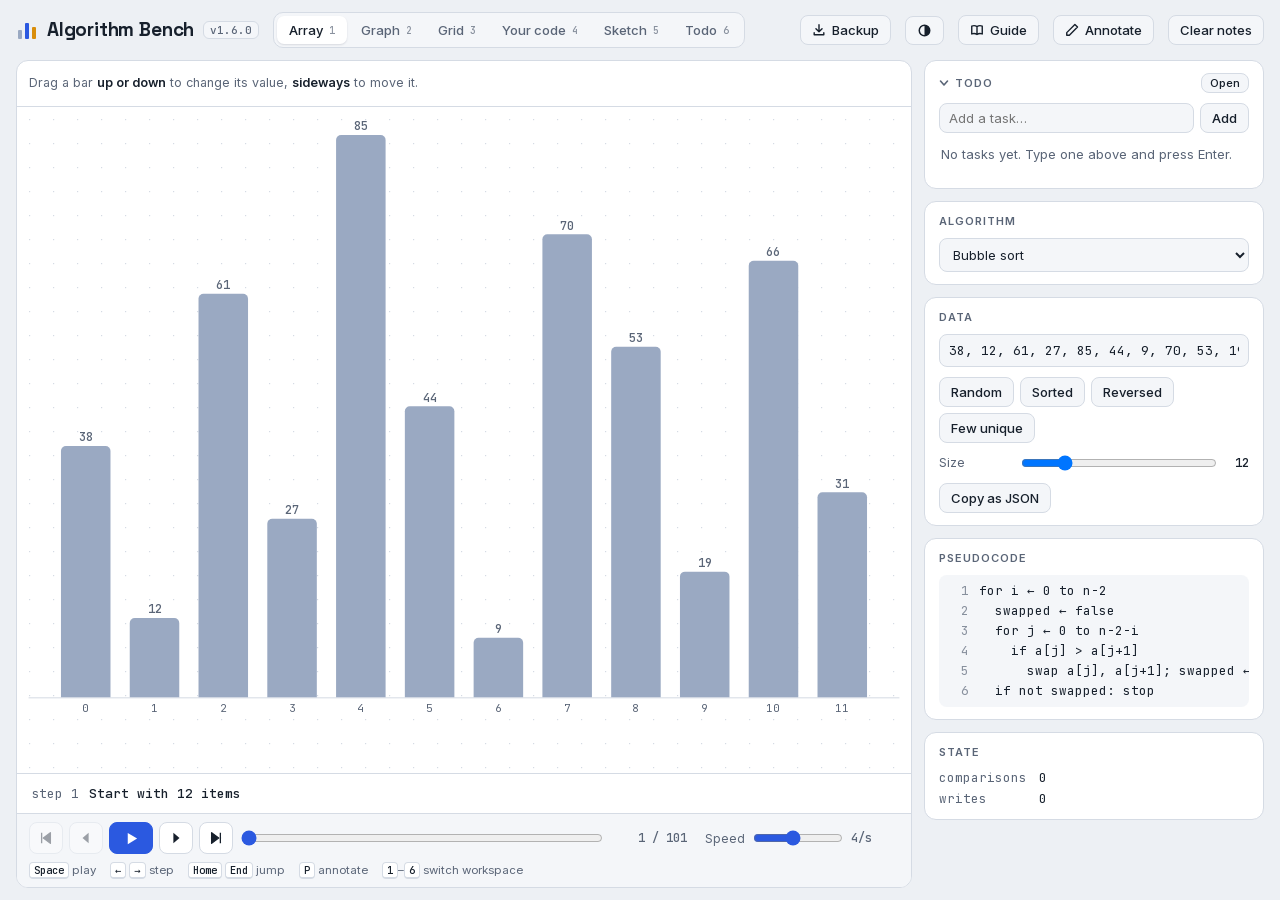
<file: index.html>
<!doctype html>
<html lang="en">
<head>
<meta charset="utf-8">
<meta name="viewport" content="width=device-width, initial-scale=1, viewport-fit=cover">
<title>Algorithm Bench</title>
<meta name="description" content="Visualize data and step through algorithms: arrays, graphs, grids and your own code.">
<meta name="theme-color" content="#EDF0F4" media="(prefers-color-scheme: light)">
<meta name="theme-color" content="#0E1319" media="(prefers-color-scheme: dark)">
<meta name="apple-mobile-web-app-capable" content="yes">
<meta name="mobile-web-app-capable" content="yes">
<meta name="apple-mobile-web-app-status-bar-style" content="default">
<meta name="apple-mobile-web-app-title" content="Algo Bench">
<link rel="manifest" href="manifest.webmanifest">
<link rel="icon" href="icons/icon.svg" type="image/svg+xml">
<link rel="apple-touch-icon" href="icons/apple-touch-icon.png">
<link rel="stylesheet" href="fonts.css">
<script src="version.js"></script>
<script>try{var t=localStorage.getItem('algobench.theme');if(t==='dark'||t==='light')document.documentElement.dataset.theme=t;}catch(e){}</script>
<style>
html{color-scheme:light;box-sizing:border-box}
:root{padding-top:env(safe-area-inset-top,0px);padding-bottom:env(safe-area-inset-bottom,0px)}
body{margin:0;font-size:14px;-webkit-text-size-adjust:100%}
img{max-width:100%}
[hidden]{display:none!important}
@media (pointer:coarse){
  .keys{display:none!important}
  .card select,.card input[type=number],.card input[type=text],.card textarea,.inline-edit,.editor textarea{font-size:16px!important}
  .editor textarea{line-height:20px!important}
  .player .ib{width:40px;height:38px}
  .player .ib.play{width:52px}
}
@media (max-width:560px){
  .brand{font-size:17px}
  header.top{gap:10px}
  .modes{order:5;width:100%}
  .modes button{flex:1;justify-content:center;padding:7px 4px;white-space:nowrap;font-size:12.5px}
  .stage{min-height:min(52vh,460px)}
  #inkClear{display:none}
  .tb-sep{display:none}
  .speed{margin-left:0}
  .modes .long{display:none}
  .modes .short{display:inline!important}
}
</style>
<style>
/* Layout: workbench — header strip, canvas stage with player on the left, inspector column on the right; stacks on phones. */
:root{
  --bg:#EDF0F4; --surface:#FFFFFF; --surface-2:#F4F6F9; --line:#D5DBE4; --fg:#17202C; --muted:#5A6577;
  --accent:#2B59E0; --accent-soft:#DCE4FB; --on-accent:#FFFFFF;
  --cmp:#D98E0B; --cmp-soft:#FBE8C2; --swap:#DC4F39; --swap-soft:#F9DCD6; --done:#13937A; --done-soft:#CBEEE4;
  --ink:#D3307A; --wall:#283244; --mud:#C49A68; --bar:#9AA9C2;
  --f-display:"Space Grotesk", "Inter", system-ui, sans-serif;
  --f-ui:"Inter", system-ui, -apple-system, "Segoe UI", sans-serif;
  --f-mono:"JetBrains Mono", ui-monospace, Menlo, Consolas, monospace;
}
@media (prefers-color-scheme: dark){:root:not([data-theme="light"]){
  --bg:#0E1319; --surface:#151B24; --surface-2:#1B232E; --line:#2A3443; --fg:#E4E9F1; --muted:#93A0B3;
  --accent:#7196FF; --accent-soft:#23335C; --on-accent:#0E1319;
  --cmp:#F0B13E; --cmp-soft:#4A3912; --swap:#FF7B65; --swap-soft:#4D2620; --done:#3CC8A4; --done-soft:#153F36;
  --ink:#FF62A6; --wall:#8E9BB1; --mud:#86663F; --bar:#4B5B78; color-scheme:dark}}
:root[data-theme="dark"]{
  --bg:#0E1319; --surface:#151B24; --surface-2:#1B232E; --line:#2A3443; --fg:#E4E9F1; --muted:#93A0B3;
  --accent:#7196FF; --accent-soft:#23335C; --on-accent:#0E1319;
  --cmp:#F0B13E; --cmp-soft:#4A3912; --swap:#FF7B65; --swap-soft:#4D2620; --done:#3CC8A4; --done-soft:#153F36;
  --ink:#FF62A6; --wall:#8E9BB1; --mud:#86663F; --bar:#4B5B78; color-scheme:dark}

html,body{height:100%}
body{background:var(--bg);color:var(--fg);font:14px/1.45 var(--f-ui)}
*{box-sizing:border-box}
.app{height:100%;display:grid;grid-template-rows:auto minmax(0,1fr);gap:12px;
  padding-left:max(16px,env(safe-area-inset-left,0px));padding-right:max(16px,env(safe-area-inset-right,0px));padding-block:12px}
header.top{display:flex;align-items:center;gap:14px;flex-wrap:wrap}
.brand{font-family:var(--f-display);font-weight:700;font-size:19px;letter-spacing:-.01em;display:flex;align-items:center;gap:9px;margin:0}
.brand svg{flex:none}
.spacer{flex:1}
.modes{display:flex;gap:2px;padding:3px;background:var(--surface-2);border:1px solid var(--line);border-radius:10px;flex-wrap:wrap}
.modes button{font:500 13px var(--f-ui);color:var(--muted);background:transparent;border:0;border-radius:7px;padding:6px 12px;cursor:pointer;display:flex;gap:6px;align-items:center}
.modes button kbd{font:500 10px var(--f-mono);color:var(--muted);opacity:.7}
.modes button[aria-selected="true"]{background:var(--surface);color:var(--fg);box-shadow:0 1px 2px rgba(10,20,40,.12)}
.theme-btn{padding:6px 8px}
.ver{font:500 11px var(--f-mono);color:var(--muted);background:var(--surface-2);border:1px solid var(--line);border-radius:6px;padding:1px 6px;letter-spacing:0;align-self:center}
.btn{font:500 13px var(--f-ui);color:var(--fg);background:var(--surface-2);border:1px solid var(--line);border-radius:8px;padding:6px 11px;cursor:pointer;display:inline-flex;align-items:center;gap:6px;white-space:nowrap}
.btn:hover{border-color:var(--muted)}
a.btn{text-decoration:none}
.btn.primary{background:var(--accent);border-color:var(--accent);color:var(--on-accent)}
.btn[aria-pressed="true"]{background:var(--ink);border-color:var(--ink);color:#fff}
.btn:disabled{opacity:.45;cursor:default}
button:focus-visible,select:focus-visible,input:focus-visible,textarea:focus-visible{outline:2px solid var(--accent);outline-offset:1px}

main.work{display:grid;grid-template-columns:minmax(0,1fr) 340px;gap:12px;min-height:0}
.stage-wrap{display:flex;flex-direction:column;min-height:0;min-width:0;background:var(--surface);border:1px solid var(--line);border-radius:12px;overflow:hidden}
.toolbar{display:flex;align-items:center;gap:10px;padding:8px 12px;border-bottom:1px solid var(--line);min-height:46px;flex-wrap:wrap}
.toolbar > div{display:flex;align-items:center;gap:10px;flex-wrap:wrap;min-width:0}
.hint{color:var(--muted);font-size:12.5px}
.hint b{color:var(--fg);font-weight:600}
.hint code,.card code{font:500 12px var(--f-mono);background:var(--surface-2);padding:1px 4px;border-radius:4px}
.seg{display:inline-flex;border:1px solid var(--line);border-radius:8px;overflow:hidden}
.seg button{font:500 12.5px var(--f-ui);background:var(--surface-2);color:var(--muted);border:0;padding:5px 10px;cursor:pointer}
.seg button + button{border-left:1px solid var(--line)}
.seg button[aria-pressed="true"]{background:var(--fg);color:var(--surface)}
.stage{position:relative;flex:1;min-height:280px;touch-action:none;user-select:none;-webkit-user-select:none}
.stage canvas{position:absolute;inset:0;width:100%;height:100%;display:block}
.inline-edit{position:absolute;z-index:3;width:76px;font:500 13px var(--f-mono);padding:3px 6px;border:2px solid var(--accent);border-radius:6px;background:var(--surface);color:var(--fg);transform:translate(-50%,-50%)}
.caption{padding:9px 14px;font:500 13px/1.4 var(--f-mono);border-top:1px solid var(--line);min-height:40px;display:flex;align-items:center;gap:10px}
.caption .stepno{color:var(--muted);font-weight:400;flex:none}
.player{display:flex;align-items:center;gap:6px;padding:8px 12px;border-top:1px solid var(--line);flex-wrap:wrap;background:var(--surface-2)}
.player .ib{width:34px;height:32px;display:grid;place-items:center;border-radius:8px;border:1px solid var(--line);background:var(--surface);color:var(--fg);cursor:pointer}
.player .ib:disabled{opacity:.4;cursor:default}
.player .ib.play{width:44px;background:var(--accent);border-color:var(--accent);color:var(--on-accent)}
.player input[type=range]{flex:1;min-width:120px;accent-color:var(--accent)}
.count{font:500 12px var(--f-mono);color:var(--muted);min-width:76px;text-align:right;font-variant-numeric:tabular-nums}
.speed{display:flex;align-items:center;gap:6px;font-size:12px;color:var(--muted);margin-left:12px}
#msg{flex:1 1 14em;min-width:0}
.speed input{width:90px;min-width:0!important;flex:none!important}
.speed output{font:500 12px var(--f-mono);min-width:48px;font-variant-numeric:tabular-nums}
.keys{width:100%;font-size:11.5px;color:var(--muted);display:flex;gap:14px;flex-wrap:wrap;padding-top:2px}
.keys kbd{font:500 10.5px var(--f-mono);border:1px solid var(--line);border-bottom-width:2px;border-radius:4px;padding:0 4px;background:var(--surface);color:var(--fg)}

aside.panel{overflow:auto;display:flex;flex-direction:column;gap:12px;min-height:0;min-width:0;padding-bottom:4px}
.card{background:var(--surface);border:1px solid var(--line);border-radius:12px;padding:12px 14px;display:flex;flex-direction:column;gap:10px;min-width:0}
.card h3{font:600 11px var(--f-ui);text-transform:uppercase;letter-spacing:.09em;color:var(--muted);margin:0;display:flex;justify-content:space-between;align-items:center;gap:8px}
.card select,.card input[type=number],.card input[type=text],.card textarea{font:13px var(--f-ui);color:var(--fg);background:var(--surface-2);border:1px solid var(--line);border-radius:8px;padding:7px 9px;width:100%;min-width:0}
.card textarea{font:12.5px/1.5 var(--f-mono);resize:vertical}
.mono{font-family:var(--f-mono)!important}
.row{display:flex;gap:6px;flex-wrap:wrap}
.field{display:grid;grid-template-columns:72px minmax(0,1fr) auto;align-items:center;gap:8px;font-size:12.5px;color:var(--muted)}
.field output{font:500 12px var(--f-mono);color:var(--fg);min-width:22px;text-align:right}
.check{display:flex;align-items:center;gap:8px;font-size:13px;cursor:pointer}
.check input{accent-color:var(--accent);width:15px;height:15px}
.muted{color:var(--muted)}
.small{font-size:12px}

ol.pc{list-style:none;margin:0;padding:6px 0;font:12.5px/1.6 var(--f-mono);background:var(--surface-2);border-radius:8px;counter-reset:ln;overflow-x:auto}
ol.pc li{counter-increment:ln;padding:0 10px 0 0;white-space:pre;display:flex}
ol.pc li::before{content:counter(ln);width:30px;flex:none;text-align:right;padding-right:10px;color:var(--muted);opacity:.7}
ol.pc li.on{background:var(--accent-soft);color:var(--fg);font-weight:600}
ol.pc li.on::before{color:var(--accent);opacity:1}

.ds{display:flex;flex-direction:column;gap:6px}
.ds-name{font-size:12px;color:var(--muted)}
.chips{display:flex;gap:4px;flex-wrap:wrap}
.chip{font:500 12px var(--f-mono);padding:2px 7px;border-radius:6px;background:var(--cmp-soft);color:var(--fg);border:1px solid var(--line)}
dl.vars{display:grid;grid-template-columns:auto minmax(0,1fr);gap:4px 12px;margin:0;font:12.5px var(--f-mono)}
dl.vars dt{color:var(--muted)}
dl.vars dd{margin:0;overflow-wrap:anywhere;font-variant-numeric:tabular-nums}
.logs{font:12px/1.5 var(--f-mono);background:var(--surface-2);border-radius:8px;padding:6px 10px;max-height:140px;overflow:auto;white-space:pre-wrap;overflow-wrap:anywhere}
.legend{display:flex;flex-wrap:wrap;gap:6px 12px;font-size:12px;color:var(--muted)}
.legend span{display:inline-flex;align-items:center;gap:5px}
.legend i{width:11px;height:11px;border-radius:3px;display:inline-block}

.editor{position:relative;background:var(--surface-2);border:1px solid var(--line);border-radius:8px;overflow:hidden}
.editor .hl{position:absolute;left:0;right:0;height:20px;background:var(--accent-soft);pointer-events:none}
.editor textarea{position:relative;display:block;background:transparent!important;border:0!important;border-radius:0!important;font:12.5px/20px var(--f-mono)!important;padding:10px 12px!important;min-height:300px;white-space:pre;overflow:auto;tab-size:2}
.err{font:12px/1.5 var(--f-mono);color:var(--swap);white-space:pre-wrap;margin:0}

.toast{position:fixed;left:50%;bottom:calc(20px + env(safe-area-inset-bottom,0px));transform:translateX(-50%);background:var(--fg);color:var(--surface);padding:8px 14px;border-radius:8px;font-size:13px;z-index:20}

.sk-edit{position:absolute;z-index:4;resize:none;overflow:hidden;border:2px solid var(--accent);border-radius:4px;background:var(--surface);color:var(--fg);padding:2px 4px;line-height:1.3;white-space:pre;outline:none;margin:0}
.modes .short{display:none}
.seg.icons button{display:grid;place-items:center;padding:6px 9px}
.seg.icons svg{display:block}
.swatches{display:flex;gap:6px;align-items:center;flex-wrap:wrap}
.sw{width:20px;height:20px;border-radius:50%;background:var(--sw);border:2px solid var(--surface);box-shadow:0 0 0 1px var(--line);cursor:pointer;padding:0}
.sw[aria-pressed="true"]{box-shadow:0 0 0 2px var(--fg)}
.tb-sep{width:1px;height:22px;background:var(--line)}
.ib-s{width:32px;height:30px;display:grid;place-items:center;border-radius:8px;border:1px solid var(--line);background:var(--surface-2);color:var(--fg);cursor:pointer;padding:0}
.ib-s:hover{border-color:var(--muted)}
.ins-grid{display:grid;grid-template-columns:repeat(auto-fill,minmax(104px,1fr));gap:6px}
.ins-grid .btn{justify-content:flex-start}
ol.steps{list-style:none;margin:0;padding:0;display:flex;flex-direction:column;gap:3px;max-height:260px;overflow:auto}
ol.steps li{display:grid;grid-template-columns:30px minmax(0,1fr) 26px;gap:6px;align-items:center;padding:2px;border-radius:8px}
ol.steps li.on{background:var(--accent-soft)}
.step-go{font:600 12px var(--f-mono);height:26px;border-radius:6px;border:1px solid var(--line);background:var(--surface-2);color:var(--fg);cursor:pointer;padding:0}
.card .step-note{padding:4px 6px;background:transparent;border-color:transparent}
.card .step-note:hover,.card .step-note:focus{border-color:var(--line);background:var(--surface-2)}
.step-del{height:26px;border:0;background:transparent;color:var(--muted);font-size:17px;cursor:pointer;border-radius:6px;padding:0}
.step-del:hover{color:var(--swap)}
.prop-title{font:600 14px var(--f-display)}
.prop-row{display:flex;align-items:center;gap:10px;flex-wrap:wrap}
.prop-l{font-size:12.5px;color:var(--muted);width:64px}
.marks{display:flex;gap:4px;flex-wrap:wrap}
.mark{font:500 11.5px var(--f-ui);padding:3px 8px;border-radius:6px;border:1px solid var(--line);background:var(--mk);color:var(--fg);cursor:pointer}
.mark.on{outline:2px solid var(--fg);outline-offset:-1px}
#skProps{display:flex;flex-direction:column;gap:12px}
#skProps .prop-row .swatches{gap:8px;padding:3px 0}
#skProps .field{grid-template-columns:78px minmax(0,1fr)}
#skProps .field > span:last-child{display:none}
.prop-area{display:flex;flex-direction:column;gap:5px;font-size:12.5px;color:var(--muted)}
.mem{display:flex;flex-direction:column;gap:5px}
.mem-h{display:flex;justify-content:space-between;align-items:center;gap:8px;font-size:12.5px;color:var(--muted)}
.mem-add{padding:3px 9px;font-size:12px}
.mem-row{display:grid;grid-template-columns:52px minmax(0,1fr) 26px;gap:5px;align-items:center}
.card .mem-row select{padding:6px 2px;font-family:var(--f-mono);text-align:center}
.card .mem-row input{padding:6px 8px}
.caption{flex-wrap:wrap}
.cap-actions{margin-left:auto;display:flex;gap:6px;flex-wrap:wrap}

/* todo lists: full view in the Todo tab, compact card beside the other workspaces */
.todo-view{flex:1;min-height:280px;overflow:auto;padding:22px 24px}
.td-wrap{max-width:720px;margin:0 auto;display:flex;flex-direction:column;gap:14px}
.td-title{font:700 24px/1.2 var(--f-display);letter-spacing:-.01em;color:var(--fg);background:transparent;border:1px solid transparent;border-radius:8px;padding:4px 8px;margin-left:-9px;width:100%}
.td-title:hover,.td-title:focus{border-color:var(--line);background:var(--surface-2)}
.td-meta{display:flex;align-items:center;gap:12px;font:500 12px var(--f-mono);color:var(--muted)}
.td-bar{flex:1;height:6px;border-radius:3px;background:var(--surface-2);border:1px solid var(--line);overflow:hidden}
.td-bar i{display:block;height:100%;width:0;background:var(--done);transition:width .2s}
.td-list{display:flex;flex-direction:column;gap:8px}
.td-add{display:flex;gap:6px}
.td-add input{flex:1;min-width:0;font:14px var(--f-ui);color:var(--fg);background:var(--surface-2);border:1px solid var(--line);border-radius:8px;padding:8px 10px}
.td-compact .td-add input{font-size:13px;padding:6px 9px}
ul.td-items{list-style:none;margin:0;padding:0;display:flex;flex-direction:column;gap:2px}
ul.td-items li{display:grid;grid-template-columns:18px 18px minmax(0,1fr) 26px;gap:8px;align-items:start;padding:6px 4px;border-radius:8px}
ul.td-items li:hover{background:var(--surface-2)}
ul.td-items li.dragging{background:var(--accent-soft);box-shadow:0 2px 8px rgba(10,20,40,.15)}
.td-grip{height:22px;display:grid;place-items:center;color:var(--muted);cursor:grab;touch-action:none;opacity:.5}
li:hover .td-grip{opacity:1}
.td-check{width:16px;height:16px;margin:3px 0 0;accent-color:var(--done);cursor:pointer}
.td-text{min-height:22px;line-height:22px;white-space:pre-wrap;overflow-wrap:anywhere;outline:none;border-radius:4px;padding:0 4px;margin:0 -4px}
.td-text:focus{background:var(--surface);box-shadow:0 0 0 2px var(--accent)}
.td-text:empty::before{content:'New task';color:var(--muted)}
li.done .td-text{color:var(--muted);text-decoration:line-through}
.td-del{height:22px;border:0;background:transparent;color:var(--muted);font-size:17px;line-height:1;cursor:pointer;border-radius:6px;padding:0;opacity:0}
li:hover .td-del,.td-del:focus-visible{opacity:1}
.td-del:hover{color:var(--swap)}
@media (pointer:coarse){.td-del,.td-grip{opacity:1}}
ul.td-items li.td-empty{display:block;color:var(--muted);font-size:13px;padding:10px 4px}
ul.td-items li.td-empty:hover{background:none}
.td-compact ul.td-items{max-height:300px;overflow:auto}
.td-compact ul.td-items li{gap:6px;padding:4px 2px;font-size:13px}
.td-foot{display:flex;align-items:center;gap:12px;flex-wrap:wrap;font-size:12.5px;color:var(--muted)}
.td-foot .btn{padding:3px 9px;font-size:12px}
.td-foot .check{font-size:12.5px;margin-left:auto}
#todoSide h3{text-transform:none;letter-spacing:0}
.td-collapse{display:flex;align-items:center;gap:6px;background:none;border:0;padding:0;cursor:pointer;font:600 11px var(--f-ui);text-transform:uppercase;letter-spacing:.09em;color:var(--muted)}
.td-collapse svg{transition:transform .15s}
.td-collapse[aria-expanded="false"] svg{transform:rotate(-90deg)}
.td-badge{font:500 11px var(--f-mono);text-transform:none;letter-spacing:0;color:var(--fg);background:var(--surface-2);border:1px solid var(--line);border-radius:6px;padding:0 6px}
.td-badge:empty{display:none}
.td-side-act{display:flex;gap:6px;align-items:center}
.td-side-act select{width:auto!important;max-width:130px;padding:3px 6px!important;font-size:12px!important}
.td-side-act .btn{padding:2px 8px;font-size:11.5px}
ul.td-lists{list-style:none;margin:0;padding:0;display:flex;flex-direction:column;gap:3px}
ul.td-lists button{width:100%;display:flex;justify-content:space-between;gap:10px;align-items:center;text-align:left;font:500 13px var(--f-ui);color:var(--fg);background:transparent;border:1px solid transparent;border-radius:8px;padding:7px 9px;cursor:pointer}
ul.td-lists button:hover{background:var(--surface-2)}
ul.td-lists button[aria-current="true"]{background:var(--accent-soft);border-color:var(--accent)}
ul.td-lists .n{font:500 11.5px var(--f-mono);color:var(--muted);flex:none}
ul.td-lists .nm{overflow:hidden;text-overflow:ellipsis;white-space:nowrap}

.td-crumb{font:600 11px var(--f-ui);text-transform:uppercase;letter-spacing:.09em;color:var(--accent);margin-bottom:-10px}
.td-newlist{display:grid;grid-template-columns:minmax(0,1fr) auto;gap:6px}
.td-newlist input{min-width:0;font:13px var(--f-ui);color:var(--fg);background:var(--surface-2);border:1px solid var(--line);border-radius:8px;padding:7px 9px}
.td-newlist input[name=name]{grid-column:1/-1}
ul.td-lists li.td-cat{margin-top:6px}
ul.td-lists li.td-cat:first-child{margin-top:0}
ul.td-lists .td-cat button{padding:3px 4px;font:600 11px var(--f-ui);text-transform:uppercase;letter-spacing:.08em;color:var(--muted);justify-content:flex-start;gap:6px}
ul.td-lists .td-cat button:hover{background:none;color:var(--fg)}
ul.td-lists .td-cat svg{transition:transform .15s;flex:none}
ul.td-lists .td-cat button[aria-expanded="false"] svg{transform:rotate(-90deg)}
ul.td-lists .td-cat .n{margin-left:auto;text-transform:none;letter-spacing:0}
ul.td-lists.grouped li:not(.td-cat) button{padding-left:22px}
.menu{position:relative}
.menu > summary{list-style:none}
.menu > summary::-webkit-details-marker{display:none}
.menu[open] > summary{border-color:var(--muted)}
.menu-pop{position:absolute;right:0;top:calc(100% + 6px);z-index:30;width:290px;max-width:calc(100vw - 32px);background:var(--surface);border:1px solid var(--line);border-radius:10px;box-shadow:0 10px 28px rgba(10,20,40,.22);padding:6px;display:flex;flex-direction:column;gap:2px}
.menu-pop > button{display:flex;flex-direction:column;align-items:flex-start;gap:1px;text-align:left;font:500 13px var(--f-ui);color:var(--fg);background:transparent;border:0;border-radius:7px;padding:7px 10px;cursor:pointer}
.menu-pop > button:hover,.menu-pop > button:focus-visible{background:var(--surface-2)}
.menu-pop small{font:12px var(--f-ui);color:var(--muted)}
.menu-pop hr{border:0;border-top:1px solid var(--line);margin:4px 0;width:100%}
.menu-confirm{display:flex;flex-direction:column;gap:8px;padding:8px 10px;margin-top:4px;border-radius:8px;background:var(--swap-soft);font-size:12.5px}

.sk-ops{position:absolute;z-index:5;display:flex;gap:1px;align-items:center;padding:3px;background:var(--surface);border:1px solid var(--line);border-radius:10px;box-shadow:0 4px 16px rgba(10,20,40,.18);white-space:nowrap;max-width:calc(100% - 8px);overflow-x:auto;scrollbar-width:none}
.sk-ops button{font:500 12.5px var(--f-ui);color:var(--fg);background:transparent;border:0;border-radius:7px;padding:5px 9px;cursor:pointer;flex:none}
.sk-ops button:hover,.sk-menu button:hover{background:var(--surface-2)}
.sk-ops button.danger:hover,.sk-menu button.danger:hover{color:var(--swap)}
.sk-ops button:disabled,.sk-menu button:disabled{opacity:.4;cursor:default;background:none}
.sk-ops .sep{width:1px;align-self:stretch;background:var(--line);margin:3px 3px;flex:none}
.sk-ops button.dot{width:22px;height:22px;padding:0;display:grid;place-items:center}
.sk-ops button.dot i,.sk-menu button.dot i{width:13px;height:13px;border-radius:50%;background:var(--mk);border:1.5px solid var(--muted);display:block}
.sk-ops button.dot.on i,.sk-menu button.dot.on i{border-color:var(--fg);box-shadow:0 0 0 1.5px var(--fg)}
.sk-menu{position:absolute;z-index:6;min-width:200px;max-width:min(330px,calc(100% - 8px));max-height:calc(100% - 8px);overflow:auto;background:var(--surface);border:1px solid var(--line);border-radius:10px;box-shadow:0 10px 28px rgba(10,20,40,.22);padding:5px;display:flex;flex-direction:column;gap:1px}
.sk-menu > button{text-align:left;font:500 13px var(--f-ui);color:var(--fg);background:transparent;border:0;border-radius:7px;padding:6px 10px;cursor:pointer;display:flex;justify-content:space-between;align-items:center;gap:18px}
.sk-menu kbd{font:500 11px var(--f-mono);color:var(--muted);flex:none}
.sk-menu .mh{font:600 10.5px var(--f-ui);text-transform:uppercase;letter-spacing:.09em;color:var(--muted);padding:6px 10px 3px;display:flex;justify-content:space-between;align-items:center;gap:8px}
.sk-menu hr{border:0;border-top:1px solid var(--line);margin:4px 0;width:100%}
.sk-menu .mgrid{display:grid;grid-template-columns:1fr 1fr;gap:1px}
.sk-menu .mgrid button{text-align:left;font:500 13px var(--f-ui);color:var(--fg);background:transparent;border:0;border-radius:7px;padding:6px 10px;cursor:pointer}
.sk-menu .mdots{display:flex;gap:2px;padding:2px 6px}
.sk-menu .mdots button{width:26px;height:26px;padding:0;display:grid;place-items:center;border:0;background:transparent;border-radius:7px;cursor:pointer}
.ins-mode{text-transform:none;letter-spacing:0}
.ins-mode button{font-size:11.5px!important;padding:3px 9px!important}

@media (max-width:880px){
  html,body{height:auto}
  .app{height:auto}
  main.work{grid-template-columns:minmax(0,1fr)}
  .stage{min-height:58vh}
  aside.panel{overflow:visible}
  .modes button kbd{display:none}
}
@media (prefers-reduced-motion: reduce){*{scroll-behavior:auto}}
</style>

</head>
<body>
<div class="app">
  <header class="top">
    <h1 class="brand">
      <svg width="22" height="22" viewBox="0 0 22 22" aria-hidden="true"><rect x="2" y="11" width="4" height="9" rx="1" fill="var(--bar)"/><rect x="9" y="4" width="4" height="16" rx="1" fill="var(--accent)"/><rect x="16" y="8" width="4" height="12" rx="1" fill="var(--cmp)"/></svg>
      Algorithm Bench <span class="ver" id="appVer" hidden></span>
    </h1>
    <nav class="modes" role="tablist" aria-label="Workspace">
      <button role="tab" data-mode="array" id="tab-array">Array <kbd>1</kbd></button>
      <button role="tab" data-mode="graph" id="tab-graph">Graph <kbd>2</kbd></button>
      <button role="tab" data-mode="grid" id="tab-grid">Grid <kbd>3</kbd></button>
      <button role="tab" data-mode="custom" id="tab-custom"><span class="long">Your code</span><span class="short">Code</span> <kbd>4</kbd></button>
      <button role="tab" data-mode="sketch" id="tab-sketch">Sketch <kbd>5</kbd></button>
      <button role="tab" data-mode="todo" id="tab-todo">Todo <kbd>6</kbd></button>
    </nav>
    <div class="spacer"></div>
    <button class="btn primary" id="installBtn" hidden title="Install as an app on this device">Install app</button>
    <details class="menu" id="backupMenu">
      <summary class="btn" title="Save your data to a file, or load it back">
        <svg width="14" height="14" viewBox="0 0 16 16" fill="none" stroke="currentColor" stroke-width="1.6" stroke-linecap="round" stroke-linejoin="round" aria-hidden="true"><path d="M8 2v8M4.5 6.5L8 10l3.5-3.5M2.5 11v2.5h11V11"/></svg>Backup</summary>
      <div class="menu-pop">
        <button type="button" data-bk="all">Export everything<small>.json · all workspaces, sketches and todo lists</small></button>
        <button type="button" data-bk="todos">Export todo lists<small>.json · can be imported again</small></button>
        <button type="button" data-bk="md">Export todo lists as text<small>.md · a readable checklist</small></button>
        <hr>
        <button type="button" data-bk="import">Import from file…<small>a full backup or a todo export</small></button>
        <div class="menu-confirm" id="bkConfirm" hidden><span id="bkConfirmMsg"></span><div class="row"><button type="button" class="btn primary" data-bk="replace">Replace everything</button><button type="button" class="btn" data-bk="cancel">Cancel</button></div></div>
      </div>
    </details>
    <input type="file" id="bkFile" accept=".json,application/json" hidden>
    <button class="btn theme-btn" id="themeBtn" type="button" aria-label="Theme"></button>
    <a class="btn" id="guideBtn" href="guide.html" title="Algorithms, problem-solving patterns, technologies and working with AI">
      <svg width="14" height="14" viewBox="0 0 16 16" fill="none" stroke="currentColor" stroke-width="1.6" stroke-linejoin="round" aria-hidden="true"><path d="M2 3.5c2-.8 4-.8 6 .6 2-1.4 4-1.4 6-.6v9c-2-.8-4-.8-6 .6-2-1.4-4-1.4-6-.6zM8 4.1v9"/></svg>Guide</a>
    <button class="btn" id="penBtn" aria-pressed="false" title="Draw notes on top of the canvas (P)">
      <svg width="14" height="14" viewBox="0 0 16 16" aria-hidden="true"><path d="M11.3 1.7l3 3L5 14H2v-3z" fill="none" stroke="currentColor" stroke-width="1.6" stroke-linejoin="round"/></svg>Annotate</button>
    <button class="btn" id="inkClear" title="Erase your notes in this workspace">Clear notes</button>
  </header>
<script>(()=>{ const v=document.getElementById('appVer'); if(!v||!self.APP_VERSION) return; v.textContent='v'+self.APP_VERSION;
  v.title='Algorithm Bench '+self.APP_VERSION+(self.APP_DATE?' · released '+new Date(self.APP_DATE+'T12:00').toLocaleDateString():''); v.hidden=false; })();</script>
<script>
/* theme: auto (follows the system) -> dark -> light; shared by the bench and the guide */
(()=>{ const K='algobench.theme', root=document.documentElement, b=document.getElementById('themeBtn');
  const ICON={auto:'<circle cx="8" cy="8" r="5.6"/><path d="M8 2.4v11.2a5.6 5.6 0 000-11.2z" fill="currentColor" stroke="none"/>',
    dark:'<path d="M13.6 9.6A5.8 5.8 0 016.4 2.4a5.8 5.8 0 107.2 7.2z"/>',
    light:'<circle cx="8" cy="8" r="2.9"/><path d="M8 1.2v1.7M8 13.1v1.7M1.2 8h1.7M13.1 8h1.7M3.2 3.2l1.2 1.2M11.6 11.6l1.2 1.2M3.2 12.8l1.2-1.2M11.6 4.4l1.2-1.2"/>'};
  const LBL={auto:'Theme: auto (follows your system)',dark:'Theme: dark',light:'Theme: light'};
  const get=()=>{ try{ const t=localStorage.getItem(K); return t==='dark'||t==='light'?t:'auto'; }catch(e){ return 'auto'; } };
  function apply(t){ if(t==='auto') delete root.dataset.theme; else root.dataset.theme=t;
    document.querySelectorAll('meta[name="theme-color"]').forEach(m=>{ if(!m.dataset.c) m.dataset.c=m.content; m.content=t==='auto'?m.dataset.c:(t==='dark'?'#0E1319':'#EDF0F4'); });
    b.innerHTML='<svg width="15" height="15" viewBox="0 0 16 16" fill="none" stroke="currentColor" stroke-width="1.6" stroke-linecap="round" stroke-linejoin="round" aria-hidden="true">'+ICON[t]+'</svg>';
    b.title=LBL[t]+'. Click to switch.'; b.setAttribute('aria-label',LBL[t]); }
  b.addEventListener('click',()=>{ const n={auto:'dark',dark:'light',light:'auto'}[get()]; try{ localStorage.setItem(K,n); }catch(e){} apply(n); });
  addEventListener('storage',e=>{ if(e.key===K) apply(get()); });
  apply(get());
})();
</script>


  <main class="work">
    <section class="stage-wrap">
      <div class="toolbar">
        <div data-for="array"><span class="hint">Drag a bar <b>up or down</b> to change its value, <b>sideways</b> to move it.</span></div>
        <div data-for="graph">
          <div class="seg" id="gTool">
            <button data-v="move" id="gt-move">Add / move</button>
            <button data-v="connect" id="gt-connect">Connect</button>
            <button data-v="erase" id="gt-erase">Erase</button>
          </div>
          <span class="hint" id="gHint"></span>
        </div>
        <div data-for="grid">
          <div class="seg" id="brush">
            <button data-v="1" id="br-wall">Wall</button>
            <button data-v="2" id="br-mud">Mud ×5</button>
            <button data-v="0" id="br-erase">Erase</button>
          </div>
          <span class="hint">Drag to paint. Drag <b>S</b> or <b>E</b> to move them.</span>
        </div>
        <div data-for="sketch">
          <div class="seg icons" id="skTools" role="group" aria-label="Drawing tools">
            <button data-t="select" id="skt-select" title="Select and move (V)" aria-label="Select and move"><svg width="16" height="16" viewBox="0 0 16 16" fill="none" stroke="currentColor" stroke-width="1.6" stroke-linecap="round" stroke-linejoin="round" aria-hidden="true"><path d="M3 2l9.5 5.2-4.2 1.1-1.9 4.2z" fill="currentColor"/></svg></button>
            <button data-t="pen" id="skt-pen" title="Draw (D)" aria-label="Draw"><svg width="16" height="16" viewBox="0 0 16 16" fill="none" stroke="currentColor" stroke-width="1.6" stroke-linecap="round" stroke-linejoin="round" aria-hidden="true"><path d="M11.3 1.7l3 3L5 14H2v-3z"/></svg></button>
            <button data-t="erase" id="skt-erase" title="Eraser (E)" aria-label="Eraser"><svg width="16" height="16" viewBox="0 0 16 16" fill="none" stroke="currentColor" stroke-width="1.6" stroke-linecap="round" stroke-linejoin="round" aria-hidden="true"><path d="M6 14h8M2.5 10.5l6-6 4 4-4.5 4.5H5z"/></svg></button>
            <button data-t="rect" id="skt-rect" title="Box (R)" aria-label="Box"><svg width="16" height="16" viewBox="0 0 16 16" fill="none" stroke="currentColor" stroke-width="1.6" stroke-linecap="round" stroke-linejoin="round" aria-hidden="true"><rect x="2" y="3.5" width="12" height="9" rx="1.5"/></svg></button>
            <button data-t="ellipse" id="skt-ellipse" title="Circle (O)" aria-label="Circle"><svg width="16" height="16" viewBox="0 0 16 16" fill="none" stroke="currentColor" stroke-width="1.6" stroke-linecap="round" stroke-linejoin="round" aria-hidden="true"><ellipse cx="8" cy="8" rx="6" ry="5"/></svg></button>
            <button data-t="arrow" id="skt-arrow" title="Arrow (A): drag between things to connect them" aria-label="Arrow"><svg width="16" height="16" viewBox="0 0 16 16" fill="none" stroke="currentColor" stroke-width="1.6" stroke-linecap="round" stroke-linejoin="round" aria-hidden="true"><path d="M2.5 13.5L13 3M7 3h6v6"/></svg></button>
            <button data-t="text" id="skt-text" title="Text (T)" aria-label="Text"><svg width="16" height="16" viewBox="0 0 16 16" fill="none" stroke="currentColor" stroke-width="1.6" stroke-linecap="round" stroke-linejoin="round" aria-hidden="true"><path d="M3 3.5h10M8 3.5V13M6 13h4"/></svg></button>
            <button data-t="hand" id="skt-hand" title="Pan (H)" aria-label="Pan"><svg width="16" height="16" viewBox="0 0 16 16" fill="none" stroke="currentColor" stroke-width="1.6" stroke-linecap="round" stroke-linejoin="round" aria-hidden="true"><path d="M8 1.5v13M1.5 8h13M5.5 4L8 1.5 10.5 4M5.5 12L8 14.5l2.5-2.5M4 5.5L1.5 8 4 10.5M12 5.5l2.5 2.5-2.5 2.5"/></svg></button>
          </div>
          <div class="swatches" id="skColors" role="group" aria-label="Color">
            <button class="sw" data-c="fg" id="skc-fg" style="--sw:var(--fg)" aria-label="Ink" title="Ink"></button>
            <button class="sw" data-c="accent" id="skc-accent" style="--sw:var(--accent)" aria-label="Blue" title="Blue"></button>
            <button class="sw" data-c="swap" id="skc-swap" style="--sw:var(--swap)" aria-label="Red" title="Red"></button>
            <button class="sw" data-c="cmp" id="skc-cmp" style="--sw:var(--cmp)" aria-label="Amber" title="Amber"></button>
            <button class="sw" data-c="done" id="skc-done" style="--sw:var(--done)" aria-label="Green" title="Green"></button>
            <button class="sw" data-c="ink" id="skc-ink" style="--sw:var(--ink)" aria-label="Pink" title="Pink"></button>
          </div>
          <span class="tb-sep"></span>
          <button class="ib-s" id="skUndo" title="Undo (⌘/Ctrl + Z)" aria-label="Undo"><svg width="16" height="16" viewBox="0 0 16 16" fill="none" stroke="currentColor" stroke-width="1.6" stroke-linecap="round" stroke-linejoin="round" aria-hidden="true"><path d="M5.5 3L2.5 6l3 3M2.5 6h7a4 4 0 010 8H6"/></svg></button>
          <button class="ib-s" id="skRedo" title="Redo (⇧ + ⌘/Ctrl + Z)" aria-label="Redo"><svg width="16" height="16" viewBox="0 0 16 16" fill="none" stroke="currentColor" stroke-width="1.6" stroke-linecap="round" stroke-linejoin="round" aria-hidden="true"><path d="M10.5 3l3 3-3 3M13.5 6h-7a4 4 0 000 8H10"/></svg></button>
          <button class="ib-s" id="skFit" title="Fit the board to the screen" aria-label="Fit to screen"><svg width="16" height="16" viewBox="0 0 16 16" fill="none" stroke="currentColor" stroke-width="1.6" stroke-linecap="round" stroke-linejoin="round" aria-hidden="true"><path d="M2 6V2h4M10 2h4v4M14 10v4h-4M6 14H2v-4"/></svg></button>
        </div>
        <div data-for="custom"><span class="hint">Write <code>run(data, step)</code>, press <b>Run</b>. Every <code>step()</code> call becomes a frame.</span></div>
        <div data-for="todo"><span class="hint"><b>Enter</b> adds the next task, <b>Backspace</b> on an empty one removes it, <b>Alt + ↑/↓</b> or the handle moves it.</span></div>
      </div>
      <div class="todo-view" data-for="todo">
        <div class="td-wrap">
          <div class="td-crumb" id="tdCrumb" hidden></div>
          <input class="td-title" id="tdTitle" aria-label="List name" spellcheck="false" autocomplete="off">
          <div class="td-meta"><div class="td-bar"><i id="tdBar"></i></div><span id="tdCount"></span></div>
          <div class="td-list" id="tdMain">
            <form class="td-add"><input placeholder="Add a task…" aria-label="New task" autocomplete="off"><button class="btn primary">Add</button></form>
            <ul class="td-items"></ul>
            <div class="td-foot"></div>
          </div>
        </div>
      </div>
      <div class="stage" id="stage"><canvas id="cv" aria-label="Visualization canvas"></canvas><input id="inlineEdit" class="inline-edit" hidden></div>
      <div class="caption"><span class="stepno" id="stepno"></span><span id="msg"></span><span class="cap-actions" id="capActions" hidden><button class="btn" id="skLive">Back to live board</button><button class="btn" id="skRestore">Restore this step</button></span></div>
      <div class="player">
        <button class="ib" id="pFirst" title="First step (Home)" aria-label="First step"><svg width="14" height="14" viewBox="0 0 16 16"><path d="M3 2v12M13 2L5 8l8 6z" fill="currentColor" stroke="currentColor" stroke-width="1.5" stroke-linejoin="round"/></svg></button>
        <button class="ib" id="pPrev" title="Step back (←)" aria-label="Step back"><svg width="14" height="14" viewBox="0 0 16 16"><path d="M11 2L4 8l7 6z" fill="currentColor"/></svg></button>
        <button class="ib play" id="pPlay" title="Play / pause (Space)" aria-label="Play"><svg id="playIco" width="15" height="15" viewBox="0 0 16 16"><path d="M4 2l10 6-10 6z" fill="currentColor"/></svg></button>
        <button class="ib" id="pNext" title="Step forward (→)" aria-label="Step forward"><svg width="14" height="14" viewBox="0 0 16 16"><path d="M5 2l7 6-7 6z" fill="currentColor"/></svg></button>
        <button class="ib" id="pLast" title="Last step (End)" aria-label="Last step"><svg width="14" height="14" viewBox="0 0 16 16"><path d="M13 2v12M3 2l8 6-8 6z" fill="currentColor" stroke="currentColor" stroke-width="1.5" stroke-linejoin="round"/></svg></button>
        <input type="range" id="pScrub" min="0" max="0" value="0" aria-label="Timeline">
        <span class="count" id="pCount">0 / 0</span>
        <label class="speed" for="pSpeed">Speed <input type="range" id="pSpeed" min="0" max="7" step="1"><output id="pSpeedLbl"></output></label>
        <div class="keys"><span><kbd>Space</kbd> play</span><span><kbd>←</kbd> <kbd>→</kbd> step</span><span><kbd>Home</kbd> <kbd>End</kbd> jump</span><span><kbd>P</kbd> annotate</span><span><kbd>1</kbd>–<kbd>6</kbd> switch workspace</span></div>
      </div>
    </section>

    <aside class="panel">
      <!-- TODO (side card, shown in every other workspace) -->
      <div class="card" id="todoSide">
        <h3>
          <button class="td-collapse" id="tdCollapse" aria-expanded="true" aria-controls="tdSide"><svg width="10" height="10" viewBox="0 0 10 10" aria-hidden="true"><path d="M1.5 3l3.5 4 3.5-4" fill="none" stroke="currentColor" stroke-width="1.6" stroke-linecap="round" stroke-linejoin="round"/></svg>Todo <span class="td-badge" id="tdSideCount"></span></button>
          <span class="td-side-act"><select id="tdSideList" aria-label="Todo list"></select><button class="btn" id="tdOpenTab" title="Open this list in the Todo tab (6)">Open</button></span>
        </h3>
        <div class="td-list td-compact" id="tdSide">
          <form class="td-add"><input placeholder="Add a task…" aria-label="New task" autocomplete="off"><button class="btn">Add</button></form>
          <ul class="td-items"></ul>
          <div class="td-foot"></div>
        </div>
      </div>

      <!-- TODO tab -->
      <div class="card" data-for="todo">
        <h3>Lists</h3>
        <ul class="td-lists" id="tdLists"></ul>
        <form class="td-newlist" id="tdNewList"><input name="name" placeholder="Name (default: today's date)" aria-label="New list name" autocomplete="off"><input name="cat" placeholder="Category (optional)" aria-label="Category for the new list" list="tdCats" autocomplete="off"><button class="btn">Add</button></form>
      </div>
      <div class="card" data-for="todo">
        <h3>This list</h3>
        <label class="field" for="tdCat"><span>Category</span><input type="text" id="tdCat" list="tdCats" placeholder="No category" autocomplete="off"><span></span></label>
        <div class="row"><button class="btn" id="tdDelList">Delete list</button></div>
        <p class="small muted" style="margin:0">Click the title to rename it. Click a task to edit it. Lists with the same category are grouped; click a category to fold it. The selected list also sits in a collapsible card beside every other workspace.</p>
      </div>
      <datalist id="tdCats"></datalist>

      <!-- ARRAY -->
      <div class="card" data-for="array">
        <h3>Algorithm</h3>
        <select id="aAlgo" aria-label="Array algorithm">
          <option value="bubble">Bubble sort</option>
          <option value="insertion">Insertion sort</option>
          <option value="selection">Selection sort</option>
          <option value="quick">Quicksort (Lomuto)</option>
          <option value="merge">Merge sort</option>
          <option value="binary">Binary search</option>
          <option value="twosum">Two pointers: pair with sum</option>
        </select>
        <label class="field" id="aTargetWrap" for="aTarget"><span id="aTargetLbl">Target</span><input type="number" id="aTarget"><span></span></label>
      </div>
      <div class="card" data-for="array">
        <h3>Data</h3>
        <input type="text" id="aData" class="mono" spellcheck="false" aria-label="Array values">
        <div class="row">
          <button class="btn" data-gen="random" id="ag-random">Random</button>
          <button class="btn" data-gen="sorted" id="ag-sorted">Sorted</button>
          <button class="btn" data-gen="reversed" id="ag-reversed">Reversed</button>
          <button class="btn" data-gen="few" id="ag-few">Few unique</button>
        </div>
        <label class="field" for="aSize"><span>Size</span><input type="range" id="aSize" min="3" max="48"><output id="aSizeOut"></output></label>
        <div class="row"><button class="btn" id="aCopy">Copy as JSON</button></div>
      </div>

      <!-- GRAPH -->
      <div class="card" data-for="graph">
        <h3>Algorithm</h3>
        <select id="gAlgo" aria-label="Graph algorithm">
          <option value="bfs">Breadth-first search</option>
          <option value="dfs">Depth-first search</option>
          <option value="dijkstra">Dijkstra (shortest paths)</option>
          <option value="prim">Prim (minimum spanning tree)</option>
          <option value="topo">Topological sort (Kahn)</option>
        </select>
        <label class="field" for="gStart"><span>Start</span><select id="gStart"></select><span></span></label>
        <label class="field" for="gTarget"><span>Target</span><select id="gTarget"></select><span></span></label>
        <div class="row" style="gap:16px">
          <label class="check"><input type="checkbox" id="gDirected"> Directed</label>
          <label class="check"><input type="checkbox" id="gWeights"> Show weights</label>
        </div>
      </div>
      <div class="card" data-for="graph">
        <h3>Data</h3>
        <div class="row">
          <button class="btn" data-preset="sample" id="gp-sample">Weighted</button>
          <button class="btn" data-preset="tree" id="gp-tree">Tree</button>
          <button class="btn" data-preset="dag" id="gp-dag">DAG</button>
          <button class="btn" data-preset="clear" id="gp-clear">Clear</button>
        </div>
        <textarea id="gImport" rows="4" spellcheck="false" placeholder="Paste an edge list, one per line:&#10;A B 4&#10;B -> C 2&#10;or JSON: {&quot;A&quot;: [&quot;B&quot;, &quot;C&quot;]}"></textarea>
        <div class="row"><button class="btn" id="gApply">Load edge list</button><button class="btn" id="gCopy">Copy edge list</button></div>
      </div>

      <!-- GRID -->
      <div class="card" data-for="grid">
        <h3>Algorithm</h3>
        <select id="rAlgo" aria-label="Grid algorithm">
          <option value="bfs">Breadth-first search</option>
          <option value="dfs">Depth-first search</option>
          <option value="dijkstra">Dijkstra</option>
          <option value="astar">A* (Manhattan heuristic)</option>
          <option value="greedy">Greedy best-first</option>
        </select>
        <label class="check"><input type="checkbox" id="rDiag"> Allow diagonal moves</label>
        <div class="legend">
          <span><i style="background:var(--cmp-soft);border:1px solid var(--cmp)"></i>frontier</span>
          <span><i style="background:var(--accent-soft)"></i>expanded</span>
          <span><i style="background:var(--done)"></i>path</span>
          <span><i style="background:var(--mud)"></i>mud (cost 5)</span>
        </div>
      </div>
      <div class="card" data-for="grid">
        <h3>Map</h3>
        <label class="field" for="rSize"><span>Size</span><select id="rSize"><option value="21x13">21 × 13</option><option value="33x19">33 × 19</option><option value="49x27">49 × 27</option></select><span></span></label>
        <div class="row">
          <button class="btn" id="rMaze">Maze</button>
          <button class="btn" id="rRandom">Random walls</button>
          <button class="btn" id="rClear">Clear</button>
        </div>
        <textarea id="rImport" rows="4" spellcheck="false" placeholder="Paste a text map:&#10;#  wall   ~  mud&#10;S  start  E  end&#10;anything else is open"></textarea>
        <div class="row"><button class="btn" id="rApply">Load map</button><button class="btn" id="rCopy">Copy map</button></div>
      </div>

      <!-- CUSTOM -->
      <div class="card" data-for="custom">
        <h3>Code <select id="cTpl" aria-label="Load an example" style="width:auto;padding:3px 6px;font-size:12px">
          <option value="">Load example…</option>
          <option value="bubble">Bubble sort</option>
          <option value="window">Sliding window</option>
          <option value="lcs">DP table (LCS)</option>
          <option value="stack">Stack: brackets</option>
          <option value="blank">Blank</option>
        </select></h3>
        <div class="editor"><div class="hl" id="cHl" hidden></div><textarea id="cCode" spellcheck="false" wrap="off" aria-label="Your code"></textarea></div>
        <div class="row"><button class="btn primary" id="cRun">Run</button><span class="hint" style="align-self:center">⌘/Ctrl + Enter</span></div>
        <pre class="err" id="cErr" hidden></pre>
        <p class="small muted" style="margin:0">
          <code>step(message, pointers, vars)</code> records a frame.
          Pointers like <code>{ i: 2, j: 5 }</code> point into the first list, <code>{ cell: [r, c] }</code> into the first table,
          and <code>hl: [...]</code> highlights items. <code>log(...)</code> prints below. Change <code>data</code> in place.
        </p>
      </div>
      <div class="card" data-for="custom">
        <h3>Input (JSON)</h3>
        <textarea id="cInput" rows="4" spellcheck="false" aria-label="Input JSON"></textarea>
      </div>

      <!-- SKETCH -->
      <div class="card" data-for="sketch">
        <h3>Steps <button class="btn" id="skClearSteps" style="padding:2px 8px;font-size:11.5px;text-transform:none;letter-spacing:0" hidden>Clear all</button></h3>
        <input type="text" id="skNote" placeholder="What happens in this step? (optional)" aria-label="Note for the next step">
        <div class="row"><button class="btn primary" id="skCapture">Capture step</button><span class="hint" style="align-self:center">⌘/Ctrl + Enter</span></div>
        <ol class="steps" id="skSteps"></ol>
        <p class="small muted" style="margin:0">Each capture saves a copy of the board. Replay them with the player under the canvas.</p>
      </div>
      <div class="card" data-for="sketch"><h3>Selection</h3><div id="skProps"></div></div>
      <div class="card" data-for="sketch">
        <h3>Insert <span class="seg ins-mode" id="skInsMode" role="group" aria-label="What new structures start with"><button data-v="0" id="skim-ex" title="Insert structures filled with example values">Example</button><button data-v="1" id="skim-empty" title="Insert structures with no values in them">Empty</button></span></h3>
        <div class="ins-grid">
          <button class="btn" data-ins="array" id="ins-array">Array</button>
          <button class="btn" data-ins="stack" id="ins-stack">Stack</button>
          <button class="btn" data-ins="queue" id="ins-queue">Queue</button>
          <button class="btn" data-ins="matrix" id="ins-matrix">Table / DP</button>
          <button class="btn" data-ins="list" id="ins-list">Linked list</button>
          <button class="btn" data-ins="tree" id="ins-tree">Binary tree</button>
          <button class="btn" data-ins="hash" id="ins-hash">Hash table</button>
          <button class="btn" data-ins="var" id="ins-var">Variable</button>
          <button class="btn" data-ins="ptr" id="ins-ptr">Pointer</button>
          <button class="btn" data-ins="box" id="ins-box">Box</button>
        </div>
      </div>
      <div class="card" data-for="sketch">
        <h3>UML</h3>
        <div class="ins-grid">
          <button class="btn" data-ins="class" id="ins-class">Class</button>
          <button class="btn" data-ins="interface" id="ins-interface">Interface</button>
          <button class="btn" data-ins="note" id="ins-note">Note</button>
          <button class="btn" data-ins="actor" id="ins-actor">Actor</button>
          <button class="btn" data-ins="usecase" id="ins-usecase">Use case</button>
          <button class="btn" data-ins="lifeline" id="ins-lifeline">Lifeline</button>
          <button class="btn" data-ins="umlclass" id="ins-umlclass">Class example</button>
          <button class="btn" data-ins="umlseq" id="ins-umlseq">Sequence example</button>
        </div>
        <p class="small muted" style="margin:0">Select an arrow to make it inheritance, composition, a return message and so on.</p>
      </div>
      <div class="card" data-for="sketch">
        <h3>Board</h3>
        <div class="row"><button class="btn" id="skFit2">Fit to screen</button><button class="btn" id="skPng">Export PNG</button><button class="btn" id="skClear">Clear board</button></div>
        <p class="small muted" style="margin:0"><b>Select</b> a structure to get its operations (push, pop, enqueue, insert node…) in a bar right next to it. <b>Two-finger click</b> (right-click) the board to insert a structure right there, or a structure to see everything you can do with it.</p>
        <p class="small muted" style="margin:0" id="skOpKeys">Operation keys, with <b>⌥ Option</b> (Alt) held: <b>A</b> add / push / enqueue, <b>R</b> remove / pop / dequeue, <b>K</b> peek, <b>B</b> prepend, <b>I</b> insert after (<b>⇧I</b> before), <b>D</b> delete, <b>V</b> reverse, <b>C</b> clear, <b>E</b> edit, <b>F</b> / <b>M</b> field / method, <b>↑ ↓ ← →</b> rows and columns, tree children, +1 / −1, <b>1–5</b> highlight. Hover a button in the bar to see its key. <b>I</b> opens the insert menu at the cursor; <b>Shift+F10</b> (or the menu key) opens the operations menu for the selection; move with the arrow keys and press Enter.</p>
        <p class="small muted" style="margin:0">Scroll or two-finger drag to pan. Pinch or ⌘/Ctrl + scroll to zoom. Keys: V select, D draw, E erase, R box, O circle, A arrow, T text, H pan, ⌘Z undo, Delete removes.</p>
      </div>

      <!-- SHARED -->
      <div class="card" id="pcCard"><h3>Pseudocode</h3><ol class="pc" id="pc"></ol></div>
      <div class="card" id="stateCard"><h3>State</h3><div id="state"></div></div>
    </aside>
  </main>
</div>
<div class="toast" id="toast" hidden></div>

<script>
(() => {
'use strict';
const $ = s => document.querySelector(s);
const $$ = s => [...document.querySelectorAll(s)];
const clone = o => JSON.parse(JSON.stringify(o));
const clamp = (v, a, b) => Math.max(a, Math.min(b, v));
const esc = s => String(s).replace(/[&<>"]/g, c => ({'&':'&amp;','<':'&lt;','>':'&gt;','"':'&quot;'}[c]));
const FM = '"JetBrains Mono", ui-monospace, Menlo, monospace';
const FU = '"Inter", system-ui, sans-serif';
const SPEEDS = [0.5, 1, 2, 4, 8, 15, 30, 60];
const KEY = 'algobench.v1';

/* ---------------- templates for "Your code" ---------------- */
const TPL = {
bubble: {input: '[29, 10, 14, 37, 13, 5, 41, 22]', code:
`// data is your JSON input. Change it in place and call
// step(message, pointers, vars) whenever you want a frame.
function run(data, step) {
  const a = data;
  for (let i = 0; i < a.length - 1; i++) {
    for (let j = 0; j < a.length - 1 - i; j++) {
      step(\`compare \${a[j]} and \${a[j + 1]}\`, { j, hl: [j, j + 1] }, { pass: i + 1 });
      if (a[j] > a[j + 1]) {
        [a[j], a[j + 1]] = [a[j + 1], a[j]];
        step('swap', { j, hl: [j, j + 1] }, { pass: i + 1 });
      }
    }
  }
}
`},
window: {input: '{"nums": [4, -2, 7, 1, -5, 9, 3, -1, 6], "k": 3}', code:
`// Largest sum of k consecutive numbers (sliding window).
function run(data, step) {
  const { nums, k } = data;
  let sum = 0, best = -Infinity;
  for (let r = 0; r < nums.length; r++) {
    sum += nums[r];
    const l = r - k + 1;
    if (l >= 0) {
      best = Math.max(best, sum);
      const hl = Array.from({ length: k }, (_, t) => l + t);
      step(\`window \${l}..\${r} sums to \${sum}\`, { l, r, hl }, { sum, best });
      sum -= nums[l];
    } else {
      step(\`grow the window to \${r + 1}\`, { r }, { sum });
    }
  }
  return best;
}
`},
lcs: {input: '{"a": "ABCBDAB", "b": "BDCABA"}', code:
`// Longest common subsequence: fill the DP table one cell at a time.
function run(data, step) {
  const { a, b } = data;
  const dp = data.dp = Array.from({ length: a.length + 1 },
    () => Array(b.length + 1).fill(0));
  for (let i = 1; i <= a.length; i++) {
    for (let j = 1; j <= b.length; j++) {
      if (a[i - 1] === b[j - 1]) {
        dp[i][j] = dp[i - 1][j - 1] + 1;
        step(\`\${a[i - 1]} = \${b[j - 1]}: diagonal + 1\`,
          { cell: [i, j], hl: [[i - 1, j - 1]] });
      } else {
        dp[i][j] = Math.max(dp[i - 1][j], dp[i][j - 1]);
        step(\`\${a[i - 1]} ≠ \${b[j - 1]}: max of up and left\`,
          { cell: [i, j], hl: [[i - 1, j], [i, j - 1]] });
      }
    }
  }
  return dp[a.length][b.length];
}
`},
stack: {input: '{"text": "{[()()]}(", "stack": []}', code:
`// Are the brackets balanced? Watch the stack grow and shrink.
function run(data, step, log) {
  const s = data.text, stack = data.stack;
  const pairs = { ')': '(', ']': '[', '}': '{' };
  for (let i = 0; i < s.length; i++) {
    const ch = s[i];
    if ('([{'.includes(ch)) {
      stack.push(ch);
      step(\`push \${ch}\`, { i });
    } else if (stack[stack.length - 1] === pairs[ch]) {
      stack.pop();
      step(\`\${ch} matches, pop\`, { i });
    } else {
      step(\`\${ch} has no partner\`, { i });
      return false;
    }
  }
  log('left on the stack:', stack);
  return stack.length === 0;
}
`},
blank: {input: '[3, 1, 2]', code:
`function run(data, step, log) {
  for (let i = 0; i < data.length; i++) {
    step(\`look at \${data[i]}\`, { i });
  }
}
`}
};

/* ---------------- default state ---------------- */
function sampleGraph(){
  const P = [['A',.12,.32],['B',.32,.14],['C',.3,.58],['D',.52,.38],['E',.48,.82],['F',.72,.18],['G',.74,.62],['H',.9,.4]];
  const nodes = P.map(([label,x,y],id) => ({id,label,x,y}));
  const E = [[0,1,4],[0,2,2],[1,3,5],[2,3,8],[2,4,10],[3,5,3],[3,6,2],[4,6,4],[5,7,6],[6,7,1],[1,5,12]];
  return {nodes, edges:E.map(([a,b,w])=>({a,b,w})), nextId:8};
}
function treeGraph(){
  const L = 'ABCDEFGHIJ'.split(''); const P=[[.5,.12],[.28,.38],[.72,.38],[.15,.66],[.38,.66],[.6,.66],[.85,.66],[.08,.9],[.24,.9],[.52,.9]];
  const nodes = P.map(([x,y],id)=>({id,label:L[id],x,y}));
  const E=[[0,1],[0,2],[1,3],[1,4],[2,5],[2,6],[3,7],[3,8],[5,9]];
  return {nodes, edges:E.map(([a,b])=>({a,b,w:1})), nextId:10};
}
function dagGraph(){
  const P=[['shirt',.12,.2],['tie',.36,.2],['jacket',.62,.2],['belt',.62,.55],['pants',.36,.55],['shoes',.36,.88],['socks',.12,.88],['watch',.88,.88]];
  const nodes=P.map(([label,x,y],id)=>({id,label,x,y}));
  const E=[[0,1],[1,2],[0,3],[3,2],[4,3],[4,5],[6,5]];
  return {nodes, edges:E.map(([a,b])=>({a,b,w:1})), nextId:8};
}
function defaultGrid(){
  const w=33,h=19,cells=new Array(w*h).fill(0),set=(r,c,v)=>cells[r*w+c]=v;
  for(let r=0;r<14;r++) set(r,10,1);
  for(let r=5;r<h;r++) set(r,22,1);
  for(let c=23;c<29;c++) set(4,c,1);
  for(let r=3;r<10;r++) for(let c=14;c<19;c++) set(r,c,2);
  return {w,h,cells,start:[9,3],end:[9,29],algo:'astar',diag:false};
}
function defaultSketch(){
  let id=1; const nid=()=>id++, cell=v=>({v:String(v),m:null});
  const a={id:nid(),type:'array',x:40,y:70,cells:[5,2,9,1,7].map(cell),cw:48,ch:44,label:'a',vertical:false,idx:true,color:'fg'};
  a.cells[0].m='cmp'; a.cells[1].m='cmp';
  const pi={id:nid(),type:'ptr',name:'i',x:0,y:0,at:{id:a.id,k:0},color:'accent'}, pj={id:nid(),type:'ptr',name:'j',x:0,y:0,at:{id:a.id,k:1},color:'accent'};
  const tmp={id:nid(),type:'var',x:40,y:200,name:'tmp',v:'',m:null,color:'fg'};
  const nodes=[3,8,4].map((v,k)=>({id:nid(),type:'node',x:40+k*140,y:310,v:String(v),m:null,color:'fg'}));
  const head={id:nid(),type:'text',x:40,y:262,text:'head',color:'muted',size:15};
  const note={id:nid(),type:'text',x:340,y:62,size:15,color:'muted',text:'Double-click a cell to change it.\nDrag a value onto another cell to swap them.\nDrag from a node’s right slot to point it somewhere.\nPress Capture step to record the board.'};
  const arrows=[{id:nid(),type:'arrow',a:{id:head.id},b:{id:nodes[0].id},color:'muted'}].concat(nodes.slice(0,-1).map((n,k)=>({id:nid(),type:'arrow',a:{id:n.id,port:'next'},b:{id:nodes[k+1].id},color:'fg'})));
  return {items:[a,tmp,...nodes,head,note,...arrows,pi,pj],frames:[],view:{x:0,y:0,z:1},nextId:id,fitted:false};
}
/* new todo lists are named after the day they were made, e.g. "Tue 24 Nov 2026" */
function todayName(){ return new Date().toLocaleDateString(undefined,{weekday:'short',day:'numeric',month:'short',year:'numeric'}); }
function defaultTodo(){ return {lists:[{id:1,name:todayName(),cat:'',items:[]}],active:1,nextId:2,hideDone:false,panel:{collapsed:false},closedCats:[]}; }
const MODES=['array','graph','grid','custom','sketch','todo'];
const DEF = {
  mode:'array', speed:3,
  todo:defaultTodo(),
  ui:{gtool:'move', brush:1},
  array:{values:[38,12,61,27,85,44,9,70,53,19,66,31], algo:'bubble', target:53},
  graph:Object.assign(sampleGraph(), {directed:false, algo:'dijkstra', start:0, target:7, weights:true}),
  grid:defaultGrid(),
  custom:{code:TPL.bubble.code, input:TPL.bubble.input},
  sketch:defaultSketch(),
  ink:{array:[],graph:[],grid:[],custom:[]}
};
function load(){
  const s = clone(DEF);
  try{
    const raw = localStorage.getItem(KEY); if(!raw) return s;
    const o = JSON.parse(raw);
    for(const k of ['ui','array','graph','grid','custom','ink','sketch','todo']) if(o[k] && typeof o[k]==='object') Object.assign(s[k], o[k]);
    if(MODES.includes(o.mode)) s.mode=o.mode;
    if(!Array.isArray(s.todo.lists)||!s.todo.lists.length||!s.todo.lists.every(l=>l&&Array.isArray(l.items))) s.todo=defaultTodo();
    if(!s.todo.panel||typeof s.todo.panel!=='object') s.todo.panel={collapsed:false};
    if(!Array.isArray(s.todo.closedCats)) s.todo.closedCats=[];
    if(!Array.isArray(s.sketch.items)||!Array.isArray(s.sketch.frames)||!s.sketch.view) s.sketch=defaultSketch();
    if(Number.isInteger(o.speed)) s.speed=clamp(o.speed,0,7);
    if(!Array.isArray(s.array.values)||!s.array.values.length) s.array.values=clone(DEF.array.values);
    if(!Array.isArray(s.grid.cells)||s.grid.cells.length!==s.grid.w*s.grid.h) s.grid=defaultGrid();
    if(!Array.isArray(s.graph.nodes)||!Array.isArray(s.graph.edges)) s.graph=clone(DEF.graph);
  }catch(e){ return clone(DEF); }
  return s;
}
const S = load();
/* links like index.html#array:quick (from the guide) open a workspace with an algorithm picked */
let pendingInsert=null;   // #sketch:stack etc. drops that structure on the board after boot
(function openFromHash(){ const [m,a]=decodeURIComponent(location.hash.slice(1)).split(':'); if(!MODES.includes(m)) return;
  S.mode=m;
  if(m==='array'&&['bubble','insertion','selection','quick','merge','binary','twosum'].includes(a)) S.array.algo=a;
  if(m==='graph'&&['bfs','dfs','dijkstra','prim','topo'].includes(a)){ S.graph.algo=a;
    if(a==='topo'){ Object.assign(S.graph,dagGraph(),{directed:true,start:0,target:-1}); }
    else if(!S.graph.nodes.length) Object.assign(S.graph,sampleGraph(),{start:0,target:7}); }
  if(m==='grid'&&['bfs','dfs','dijkstra','astar','greedy'].includes(a)) S.grid.algo=a;
  if(m==='custom'&&TPL[a]){ S.custom.code=TPL[a].code; S.custom.input=TPL[a].input; }
  if(m==='sketch'&&['array','stack','queue','matrix','list','tree','hash','var','ptr','box','class','interface','note','actor','usecase','lifeline','umlclass','umlseq'].includes(a)) pendingInsert=a;
  try{ history.replaceState(null,'',location.pathname+location.search); }catch(_){}
})();
let saveT=0, saveBlocked=false;   // blocked while a backup is being restored, so the old state can't overwrite it
function save(){ clearTimeout(saveT); if(saveBlocked) return; saveT=setTimeout(()=>{ try{ localStorage.setItem(KEY, JSON.stringify(S)); }catch(e){} }, 300); }

/* ---------------- canvas + theme ---------------- */
const cv=$('#cv'), stage=$('#stage'); let ctx=cv.getContext('2d');
let W=0,H=0,dpr=1;
const T={};
function readTheme(){ const cs=getComputedStyle(document.documentElement);
  for(const k of ['bg','surface','surface-2','line','fg','muted','accent','accent-soft','on-accent','cmp','cmp-soft','swap','swap-soft','done','done-soft','ink','wall','mud','bar']) T[k]=cs.getPropertyValue('--'+k).trim(); }
function resize(){ const r=stage.getBoundingClientRect(); dpr=window.devicePixelRatio||1; W=Math.max(1,r.width); H=Math.max(1,r.height);
  cv.width=Math.round(W*dpr); cv.height=Math.round(H*dpr); draw(); }
function rr(x,y,w,h,r){ ctx.beginPath(); if(ctx.roundRect) ctx.roundRect(x,y,w,h,r); else ctx.rect(x,y,w,h); }
function text(t,x,y,{font=`500 12px ${FM}`,color=T.fg,align='center',base='middle'}={}){ ctx.font=font; ctx.fillStyle=color; ctx.textAlign=align; ctx.textBaseline=base; ctx.fillText(t,x,y); }
function pill(t,x,y,fg,bg,border){ ctx.font=`500 11px ${FM}`; const w=ctx.measureText(t).width+10,h=17; rr(x-w/2,y-h/2,w,h,8); ctx.fillStyle=bg; ctx.fill(); if(border){ctx.strokeStyle=border;ctx.lineWidth=1;ctx.stroke();} text(t,x,y+.5,{font:`500 11px ${FM}`,color:fg}); }

/* ---------------- runs & player ---------------- */
const runs={array:{frames:null,fi:0},graph:{frames:null,fi:0},grid:{frames:null,fi:0},custom:{frames:null,fi:0,logs:[]},sketch:{frames:null,fi:0},todo:{frames:null,fi:0}};
const cur=()=>runs[S.mode];
const curFrame=()=>{ const R=cur(); return R.frames?R.frames[R.fi]:null; };
let playing=false, raf=0, lastT=0, acc=0;
function startPlay(){ const R=cur(); if(!R.frames||R.frames.length<2) return; if(R.fi>=R.frames.length-1) R.fi=0;
  playing=true; lastT=performance.now(); acc=1; setPlayIcon(); raf=requestAnimationFrame(tick); }
function stopPlay(){ playing=false; cancelAnimationFrame(raf); setPlayIcon(); }
function tick(t){ if(!playing) return; const R=cur(); acc+=(t-lastT)/1000*SPEEDS[S.speed]; lastT=t; let moved=false;
  while(acc>=1){ acc-=1; if(R.frames && R.fi<R.frames.length-1){R.fi++;moved=true;} else {stopPlay();break;} }
  if(moved) refresh(); if(playing) raf=requestAnimationFrame(tick); }
function go(i){ const R=cur(); if(!R.frames) return; R.fi=clamp(i,0,R.frames.length-1); refresh(); }
function setPlayIcon(){ $('#playIco').innerHTML = playing ? '<path d="M4 2h3v12H4zM9 2h3v12H9z" fill="currentColor"/>' : '<path d="M4 2l10 6-10 6z" fill="currentColor"/>';
  $('#pPlay').setAttribute('aria-label', playing?'Pause':'Play'); }
function updatePlayer(){ const R=cur(), n=R.frames?R.frames.length:0;
  const sc=$('#pScrub'); sc.max=Math.max(0,n-1); sc.value=R.fi; sc.disabled=n<2;
  $('#pCount').textContent = n? `${R.fi+1} / ${n}` : '0 / 0';
  $('#pFirst').disabled=$('#pPrev').disabled=!n||R.fi===0; $('#pNext').disabled=$('#pLast').disabled=!n||R.fi>=n-1; $('#pPlay').disabled=n<2;
  $('#pSpeed').value=S.speed; $('#pSpeedLbl').textContent=SPEEDS[S.speed]+'/s'; }
function refresh(){ updatePlayer(); renderSide(); draw(); }

/* ---------------- ARRAY algorithms ---------------- */
function mk(a0){
  const x={a:a0.slice(),frames:[],sorted:new Set(),c:{cmp:0,wr:0}};
  x.rec=(line,msg,o={})=>x.frames.push({arr:x.a.slice(),line,msg,hl:o.hl||{},ptr:o.ptr||{},sorted:[...x.sorted],range:o.range||null,tline:o.tline??null,
    vars:Object.assign({comparisons:x.c.cmp,writes:x.c.wr},o.vars||{})});
  x.all=()=>{for(let k=0;k<x.a.length;k++)x.sorted.add(k);};
  x.swap=(i,j)=>{const a=x.a;[a[i],a[j]]=[a[j],a[i]];x.c.wr+=2;};
  return x;
}
const ARR={
 bubble:{pc:['for i ← 0 to n−2','  swapped ← false','  for j ← 0 to n−2−i','    if a[j] > a[j+1]','      swap a[j], a[j+1]; swapped ← true','  if not swapped: stop'],
  run(a0){ const x=mk(a0),a=x.a,n=a.length; x.rec(0,`Start with ${n} items`);
   for(let i=0;i<n-1;i++){ let sw=false; x.rec(1,`Pass ${i+1}: bubble the largest remaining item to the right`,{ptr:{i}});
    for(let j=0;j<n-1-i;j++){ x.c.cmp++; x.rec(4,`Compare a[${j}]=${a[j]} and a[${j+1}]=${a[j+1]}`,{hl:{[j]:'cmp',[j+1]:'cmp'},ptr:{j}});
     if(a[j]>a[j+1]){ x.swap(j,j+1); sw=true; x.rec(5,`${a[j+1]} > ${a[j]}, swap them`,{hl:{[j]:'swap',[j+1]:'swap'},ptr:{j}}); } }
    x.sorted.add(n-1-i);
    if(!sw){ x.all(); x.rec(6,'No swaps in this pass, so the array is sorted'); return x.frames; } }
   x.all(); x.rec(0,'Sorted'); return x.frames; }},
 insertion:{pc:['for i ← 1 to n−1','  j ← i','  while j > 0 and a[j−1] > a[j]','    swap a[j−1], a[j]','    j ← j − 1'],
  run(a0){ const x=mk(a0),a=x.a,n=a.length; x.sorted.add(0); x.rec(0,'The first item alone counts as sorted');
   for(let i=1;i<n;i++){ let j=i; x.rec(2,`Take a[${i}]=${a[i]} and slide it left until it fits`,{hl:{[i]:'key'},ptr:{i,j}});
    while(j>0){ x.c.cmp++; x.rec(3,`Is ${a[j-1]} > ${a[j]}?`,{hl:{[j-1]:'cmp',[j]:'key'},ptr:{i,j}});
     if(a[j-1]>a[j]){ x.swap(j-1,j); j--; x.rec(4,`Yes, swap. ${a[j]} moves to index ${j}`,{hl:{[j]:'swap',[j+1]:'swap'},ptr:{i,j}}); }
     else { x.rec(3,`No, ${a[j]} stays at index ${j}`,{hl:{[j]:'key'},ptr:{i,j}}); break; } }
    for(let k=0;k<=i;k++) x.sorted.add(k); }
   x.all(); x.rec(0,'Sorted'); return x.frames; }},
 selection:{pc:['for i ← 0 to n−2','  min ← i','  for j ← i+1 to n−1','    if a[j] < a[min]','      min ← j','  swap a[i], a[min]'],
  run(a0){ const x=mk(a0),a=x.a,n=a.length; x.rec(0,`Start with ${n} items`);
   for(let i=0;i<n-1;i++){ let m=i; x.rec(2,`Find the smallest item from index ${i} on`,{hl:{[i]:'pivot'},ptr:{i,min:m}});
    for(let j=i+1;j<n;j++){ x.c.cmp++; x.rec(4,`Is a[${j}]=${a[j]} < current min ${a[m]}?`,{hl:{[j]:'cmp',[m]:'pivot'},ptr:{i,j,min:m}});
     if(a[j]<a[m]){ m=j; x.rec(5,`Yes, new min is ${a[m]} at index ${m}`,{hl:{[m]:'pivot'},ptr:{i,j,min:m}}); } }
    if(m!==i){ x.swap(i,m); } x.sorted.add(i);
    x.rec(6, m!==i?`Swap ${a[m]} and ${a[i]}: index ${i} is final`:`${a[i]} is already in place`,{hl:{[i]:'swap',[m]:'swap'},ptr:{i,min:m}}); }
   x.all(); x.rec(0,'Sorted'); return x.frames; }},
 quick:{pc:['quicksort(lo, hi):','  if lo ≥ hi: return','  pivot ← a[hi]; i ← lo','  for j ← lo to hi−1','    if a[j] < pivot','      swap a[i], a[j]; i ← i+1','  swap a[i], a[hi]   // pivot lands at i','  quicksort(lo, i−1); quicksort(i+1, hi)'],
  run(a0){ const x=mk(a0),a=x.a; x.rec(0,'Start');
   const qs=(lo,hi)=>{ if(lo>hi) return; if(lo===hi){ x.sorted.add(lo); x.rec(2,`a[${lo}] alone is sorted`,{range:[lo,hi],ptr:{lo}}); return; }
    const p=a[hi]; let i=lo; x.rec(3,`Partition ${lo}..${hi} around pivot ${p}`,{hl:{[hi]:'pivot'},ptr:{i,j:lo},range:[lo,hi],vars:{pivot:p}});
    for(let j=lo;j<hi;j++){ x.c.cmp++; x.rec(5,`Is ${a[j]} < ${p}?`,{hl:{[j]:'cmp',[hi]:'pivot'},ptr:{i,j},range:[lo,hi],vars:{pivot:p}});
     if(a[j]<p){ if(i!==j) x.swap(i,j); x.rec(6,i!==j?`Yes, swap it to the left side at ${i}`:`Yes, it's already on the left side`,{hl:{[i]:'swap',[j]:'swap',[hi]:'pivot'},ptr:{i,j},range:[lo,hi],vars:{pivot:p}}); i++; } }
    if(i!==hi) x.swap(i,hi); x.sorted.add(i);
    x.rec(7,`Pivot ${p} goes to index ${i}, its final spot`,{hl:{[i]:'found'},ptr:{i},range:[lo,hi],vars:{pivot:p}});
    x.rec(8,`Recurse on ${lo}..${i-1} and ${i+1}..${hi}`,{ptr:{i},range:[lo,hi]});
    qs(lo,i-1); qs(i+1,hi); };
   qs(0,a.length-1); x.all(); x.rec(0,'Sorted'); return x.frames; }},
 merge:{pc:['mergesort(lo, hi):','  if lo ≥ hi: return','  mid ← ⌊(lo+hi)/2⌋','  mergesort(lo, mid); mergesort(mid+1, hi)','  i ← lo; j ← mid+1        // merge the halves','  while i ≤ mid and j ≤ hi','    if a[i] ≤ a[j]: i ← i+1','    else: move a[j] in front of a[i]','          i, mid, j ← i+1, mid+1, j+1'],
  run(a0){ const x=mk(a0),a=x.a; x.rec(0,'Start');
   const ms=(lo,hi)=>{ if(lo>=hi) return; let mid=(lo+hi)>>1;
    x.rec(3,`Split ${lo}..${hi} into ${lo}..${mid} and ${mid+1}..${hi}`,{range:[lo,hi],ptr:{lo,mid,hi}});
    ms(lo,mid); ms(mid+1,hi);
    let i=lo,j=mid+1; x.rec(5,`Merge ${lo}..${mid} with ${mid+1}..${hi}`,{range:[lo,hi],ptr:{i,j}});
    while(i<=mid&&j<=hi){ x.c.cmp++; x.rec(6,`Compare ${a[i]} and ${a[j]}`,{hl:{[i]:'cmp',[j]:'cmp'},range:[lo,hi],ptr:{i,j}});
     if(a[i]<=a[j]){ i++; x.rec(7,`${a[i-1]} ≤ ${a[j]}: it stays, move i on`,{hl:{[i-1]:'found'},range:[lo,hi],ptr:{i,j}}); }
     else { const v=a[j]; for(let k=j;k>i;k--) a[k]=a[k-1]; a[i]=v; x.c.wr+=j-i+1;
      x.rec(8,`${v} is smaller: move it in front`,{hl:{[i]:'swap'},range:[lo,hi],ptr:{i,j}}); i++;mid++;j++; } }
    x.rec(5,`${lo}..${hi} is merged`,{range:[lo,hi]}); };
   ms(0,a.length-1); x.all(); x.rec(0,'Sorted'); return x.frames; }},
 binary:{target:'Target', pc:['lo ← 0; hi ← n−1','while lo ≤ hi','  mid ← ⌊(lo+hi)/2⌋','  if a[mid] = target: return mid','  if a[mid] < target: lo ← mid+1','  else: hi ← mid−1','return "not found"'],
  run(a0,t){ const unsorted=a0.some((v,i)=>i&&a0[i-1]>v); const x=mk(a0.slice().sort((p,q)=>p-q)),a=x.a; let lo=0,hi=a.length-1; const V=()=>({target:t});
   x.rec(1,`Look for ${t}`+(unsorted?' (binary search needs sorted input, so this is a sorted copy)':''),{ptr:{lo,hi},range:[lo,hi],tline:t,vars:V()});
   while(lo<=hi){ const mid=(lo+hi)>>1; x.c.cmp++;
    x.rec(3,`mid = ⌊(${lo}+${hi})/2⌋ = ${mid}, a[mid] = ${a[mid]}`,{ptr:{lo,mid,hi},hl:{[mid]:'cmp'},range:[lo,hi],tline:t,vars:V()});
    if(a[mid]===t){ x.rec(4,`Found ${t} at index ${mid}`,{ptr:{mid},hl:{[mid]:'found'},range:[lo,hi],tline:t,vars:Object.assign(V(),{result:mid})}); return x.frames; }
    if(a[mid]<t){ lo=mid+1; x.rec(5,`${a[mid]} < ${t}: discard the left half`,{ptr:{lo,hi},range:[lo,hi],tline:t,vars:V()}); }
    else { hi=mid-1; x.rec(6,`${a[mid]} > ${t}: discard the right half`,{ptr:{lo,hi},range:[lo,hi],tline:t,vars:V()}); } }
   x.rec(7,`${t} is not in the array`,{range:[lo,hi],tline:t,vars:Object.assign(V(),{result:'not found'})}); return x.frames; }},
 twosum:{target:'Target sum', pc:['sort a; l ← 0; r ← n−1','while l < r','  s ← a[l] + a[r]','  if s = target: return (l, r)','  if s < target: l ← l+1   // need bigger','  else: r ← r−1            // need smaller','return "no pair"'],
  run(a0,t){ const x=mk(a0.slice().sort((p,q)=>p-q)),a=x.a; let l=0,r=a.length-1;
   x.rec(1,`Find two numbers that add up to ${t}`,{ptr:{l,r},vars:{target:t}});
   while(l<r){ const s=a[l]+a[r]; x.c.cmp++; x.rec(3,`${a[l]} + ${a[r]} = ${s}`,{ptr:{l,r},hl:{[l]:'cmp',[r]:'cmp'},vars:{target:t,sum:s}});
    if(s===t){ x.rec(4,`Found it: a[${l}] + a[${r}] = ${t}`,{ptr:{l,r},hl:{[l]:'found',[r]:'found'},vars:{target:t,sum:s}}); return x.frames; }
    if(s<t){ l++; x.rec(5,`${s} < ${t}: move l right for a bigger sum`,{ptr:{l,r},vars:{target:t,sum:s}}); }
    else { r--; x.rec(6,`${s} > ${t}: move r left for a smaller sum`,{ptr:{l,r},vars:{target:t,sum:s}}); } }
   x.rec(7,`No pair adds up to ${t}`,{vars:{target:t}}); return x.frames; }}
};

/* ---------------- GRAPH algorithms ---------------- */
const GPC={
 bfs:['queue ← [start]; seen ← {start}','while queue is not empty','  u ← queue.popFront()','  if u = target: stop','  for each neighbor v of u','    if v not in seen','      seen.add(v); parent[v] ← u','      queue.push(v)'],
 dfs:['dfs(u):','  visited.add(u)','  if u = target: stop','  for each neighbor v of u','    if v not in visited','      parent[v] ← u','      dfs(v)','  u is finished, return'],
 dijkstra:['dist[all] ← ∞; dist[start] ← 0','pq ← {(0, start)}','while pq is not empty','  u ← pop smallest dist from pq','  if u is finished: skip it','  finish u; if u = target: stop','  for each edge (u, v, w)','    if dist[u] + w < dist[v]','      dist[v] ← dist[u] + w; parent[v] ← u','      pq.push((dist[v], v))'],
 prim:['tree ← {start}','pq ← edges leaving start','while pq is not empty','  (u, v, w) ← pop the lightest edge','  if v is in tree: skip it   // cycle','  tree.add(v); keep edge (u, v)','  push edges leaving v'],
 topo:['indeg[v] ← number of edges into v','queue ← nodes with indeg 0','while queue is not empty','  u ← queue.popFront(); output u','  for each edge u → v','    indeg[v] ← indeg[v] − 1','    if indeg[v] = 0: queue.push(v)','if output misses nodes: there is a cycle']
};
function graphRun(){
  const G=S.graph, byId=new Map(G.nodes.map(n=>[n.id,n])), N=G.nodes.length;
  const L=id=>byId.get(id)?.label ?? '?';
  const frames=[], ns={}, es={}, badge={};
  const rec=(line,msg,ds,vars)=>frames.push({ns:{...ns},es:{...es},badge:{...badge},ds:ds?{name:ds[0],items:ds[1].map(String)}:null,line,msg,vars:vars||{}});
  if(!N){ rec(0,'Click the canvas to add nodes, then connect them.'); return frames; }
  const algo=G.algo, directed= algo==='topo'?true: algo==='prim'?false: G.directed;
  const adj=new Map(G.nodes.map(n=>[n.id,[]]));
  G.edges.forEach((e,i)=>{ if(!adj.has(e.a)||!adj.has(e.b)) return; const w=Number(e.w)||0;
    adj.get(e.a).push({v:e.b,w,e:i}); if(!directed) adj.get(e.b).push({v:e.a,w,e:i}); });
  const byLbl=(p,q)=>L(p).localeCompare(L(q),undefined,{numeric:true});
  for(const l of adj.values()) l.sort((p,q)=>byLbl(p.v,q.v));
  const s=byId.has(G.start)?G.start:G.nodes[0].id, t=byId.has(G.target)?G.target:null;
  const parent=new Map(), pe=new Map();
  const showPath=()=>{ const p=[]; for(let v=t; v!==undefined; v=parent.get(v)){ p.push(v); if(v===s) break; } p.reverse();
    for(const v of p){ ns[v]='path'; if(pe.has(v)) es[pe.get(v)]='path'; } return p; };
  const arrow=p=>p.map(L).join(' → ');

  if(algo==='bfs'){
    const seen=new Set([s]), q=[s], lvl=new Map([[s,0]]); ns[s]='frontier'; badge[s]='0';
    rec(1,`Start at ${L(s)}: put it in the queue`,['Queue',q.map(L)]);
    while(q.length){
      const u=q.shift(); ns[u]='current';
      rec(3,`Take ${L(u)} from the front of the queue (distance ${lvl.get(u)})`,['Queue',q.map(L)],{seen:seen.size});
      if(u===t){ const p=showPath(); rec(4,`Reached ${L(t)}. Fewest edges: ${arrow(p)}`,['Queue',q.map(L)],{edges:p.length-1}); return frames; }
      for(const {v,e} of adj.get(u)){
        const prev=es[e]; es[e]='active';
        if(!seen.has(v)){ seen.add(v); parent.set(v,u); pe.set(v,e); lvl.set(v,lvl.get(u)+1); badge[v]=String(lvl.get(v)); q.push(v); ns[v]='frontier'; es[e]='tree';
          rec(8,`${L(v)} is new: parent is ${L(u)}, add it to the queue`,['Queue',q.map(L)],{seen:seen.size}); }
        else { rec(6,`${L(v)} was already seen, skip it`,['Queue',q.map(L)],{seen:seen.size}); es[e]=prev; }
      }
      ns[u]='visited';
    }
    rec(0, t!=null?`Queue is empty. ${L(t)} can't be reached from ${L(s)}.`:`Queue is empty. Reached ${seen.size} of ${N} nodes. Badges show the distance in edges.`,['Queue',[]],{seen:seen.size});
    return frames;
  }
  if(algo==='dfs'){
    const vis=new Set(), stack=[], order=[]; let found=false;
    const dfs=u=>{
      stack.push(L(u)); vis.add(u); order.push(L(u)); ns[u]='current'; badge[u]='#'+order.length;
      rec(2,`Visit ${L(u)} (number ${order.length})`,['Call stack',stack]);
      if(u===t){ found=true; return; }
      for(const {v,e} of adj.get(u)){
        const prev=es[e]; es[e]='active';
        if(!vis.has(v)){ parent.set(v,u); pe.set(v,e); es[e]='tree'; ns[u]='visited'; rec(7,`${L(v)} is not visited yet: go deeper`,['Call stack',stack]);
          dfs(v); if(found) return; ns[u]='current'; rec(4,`Back at ${L(u)}`,['Call stack',stack]); }
        else { rec(5,`${L(v)} is already visited, skip it`,['Call stack',stack]); es[e]=prev; }
      }
      ns[u]='done'; stack.pop(); rec(8,`${L(u)} is finished, return`,['Call stack',stack]);
    };
    dfs(s);
    if(found){ const p=showPath(); rec(3,`Found ${L(t)}: ${arrow(p)} (DFS paths are not always shortest)`,['Call stack',stack]); }
    else rec(0, t!=null?`${L(t)} can't be reached from ${L(s)}.`:`Done. Visit order: ${order.join(', ')}`,['Call stack',[]]);
    return frames;
  }
  if(algo==='dijkstra'){
    const dist=new Map(G.nodes.map(n=>[n.id,Infinity])); dist.set(s,0);
    for(const n of G.nodes) badge[n.id]='∞'; badge[s]='0';
    const neg=G.edges.some(e=>Number(e.w)<0);
    let pq=[[0,s]]; const fin=new Set(); ns[s]='frontier';
    const srt=()=>pq.sort((a,b)=>a[0]-b[0]||byLbl(a[1],b[1]));
    const show=()=>(srt(),pq.map(([d,v])=>`${L(v)}:${d}`));
    rec(1,`Every distance starts at ∞, except ${L(s)} = 0`+(neg?'. Warning: Dijkstra is wrong with negative weights.':''),['Priority queue',show()]);
    while(pq.length){
      srt(); const [d,u]=pq.shift();
      if(fin.has(u)){ rec(5,`${L(u)}:${d} is an old entry (${L(u)} is finished), skip it`,['Priority queue',show()],{finished:fin.size}); continue; }
      fin.add(u); ns[u]='current';
      rec(6,`Finish ${L(u)}: its shortest distance is ${d}`,['Priority queue',show()],{finished:fin.size});
      if(u===t){ const p=showPath(); rec(6,`Shortest path to ${L(t)}: ${arrow(p)}, total ${d}`,['Priority queue',show()],{finished:fin.size,total:d}); return frames; }
      for(const {v,w,e} of adj.get(u)){
        if(fin.has(v)) continue;
        const prev=es[e]; es[e]='active'; const nd=d+w, old=dist.get(v);
        if(nd<old){ dist.set(v,nd); badge[v]=String(nd); if(pe.has(v)) delete es[pe.get(v)]; parent.set(v,u); pe.set(v,e); es[e]='tree'; ns[v]='frontier'; pq.push([nd,v]);
          rec(9,`${d} + ${w} = ${nd} beats ${old===Infinity?'∞':old}: update ${L(v)}`,['Priority queue',show()],{finished:fin.size}); }
        else { rec(8,`${d} + ${w} = ${nd} doesn't beat ${old}, keep ${L(v)} as is`,['Priority queue',show()],{finished:fin.size}); es[e]=prev; }
      }
      ns[u]='visited';
    }
    rec(0, t!=null?`${L(t)} can't be reached from ${L(s)}.`:`Done. Badges show the shortest distance from ${L(s)}; blue edges form the shortest-path tree.`,['Priority queue',[]],{finished:fin.size});
    return frames;
  }
  if(algo==='prim'){
    const inT=new Set([s]); ns[s]='visited'; let total=0, pq=[];
    const pushE=u=>{ for(const {v,w,e} of adj.get(u)) if(!inT.has(v)) pq.push([w,u,v,e]); };
    const srt=()=>pq.sort((a,b)=>a[0]-b[0]||byLbl(a[2],b[2]));
    const show=()=>(srt(),pq.map(([w,u,v])=>`${L(u)}–${L(v)}:${w}`));
    pushE(s);
    rec(2,`Start the tree at ${L(s)}${G.directed?' (Prim ignores edge direction)':''}`,['Edge queue',show()],{'tree weight':total});
    while(pq.length){
      srt(); const [w,u,v,e]=pq.shift(); const prev=es[e]; es[e]='active';
      if(inT.has(v)){ rec(5,`${L(u)}–${L(v)} (${w}) would close a cycle, skip it`,['Edge queue',show()],{'tree weight':total}); es[e]=prev==='tree'?'tree':'skip'; continue; }
      rec(4,`Lightest edge leaving the tree: ${L(u)}–${L(v)} (${w})`,['Edge queue',show()],{'tree weight':total});
      inT.add(v); total+=w; es[e]='tree'; ns[v]='visited'; pushE(v);
      rec(7,`Add ${L(v)}. Tree weight is now ${total}`,['Edge queue',show()],{'tree weight':total,nodes:inT.size});
    }
    rec(0, inT.size<N?`Done. Only ${inT.size} of ${N} nodes connect to ${L(s)}; weight ${total}.`:`Minimum spanning tree found, total weight ${total}`,['Edge queue',[]],{'tree weight':total,nodes:inT.size});
    return frames;
  }
  if(algo==='topo'){
    const indeg=new Map(G.nodes.map(n=>[n.id,0]));
    for(const e of G.edges) if(indeg.has(e.a)&&indeg.has(e.b)) indeg.set(e.b,indeg.get(e.b)+1);
    for(const [k,v] of indeg) badge[k]='in '+v;
    rec(1,'Count the edges pointing into each node'+(G.directed?'':' (edges point the way you drew them)'),null);
    const q=G.nodes.map(n=>n.id).filter(id=>indeg.get(id)===0).sort(byLbl); q.forEach(v=>ns[v]='frontier');
    rec(2,`Nothing points at: ${q.map(L).join(', ')||'nobody'}`,['Queue',q.map(L)]);
    const order=[];
    while(q.length){
      const u=q.shift(); order.push(u); ns[u]='current';
      rec(4,`Output ${L(u)}`,['Queue',q.map(L)],{order:order.map(L).join(' ')});
      for(const {v,e} of adj.get(u)){
        es[e]='active'; indeg.set(v,indeg.get(v)-1); badge[v]='in '+indeg.get(v);
        if(indeg.get(v)===0){ q.push(v); ns[v]='frontier'; rec(7,`${L(v)} has nothing left pointing at it: queue it`,['Queue',q.map(L)],{order:order.map(L).join(' ')}); }
        else rec(6,`${L(u)} → ${L(v)} removed, ${L(v)} still has ${indeg.get(v)} incoming`,['Queue',q.map(L)],{order:order.map(L).join(' ')});
        es[e]='tree';
      }
      ns[u]='visited';
    }
    if(order.length<N){ for(const n of G.nodes) if(!order.includes(n.id)) ns[n.id]='stuck';
      rec(8,`Only ${order.length} of ${N} nodes came out. The red ones are on a cycle.`,['Queue',[]],{order:order.map(L).join(' ')}); }
    else rec(0,`Topological order: ${arrow(order)}`,['Queue',[]],{order:order.map(L).join(' ')});
    return frames;
  }
  return frames;
}

/* ---------------- GRID algorithms ---------------- */
class Heap{ constructor(){this.a=[];} get size(){return this.a.length;}
  lt(x,y){return x[0]<y[0]||(x[0]===y[0]&&x[1]<y[1]);}
  push(v){const a=this.a;a.push(v);let i=a.length-1;while(i>0){const p=(i-1)>>1;if(this.lt(a[i],a[p])){[a[i],a[p]]=[a[p],a[i]];i=p;}else break;}}
  pop(){const a=this.a,top=a[0],last=a.pop();if(a.length){a[0]=last;let i=0;for(;;){const l=2*i+1,r=l+1;let m=i;if(l<a.length&&this.lt(a[l],a[m]))m=l;if(r<a.length&&this.lt(a[r],a[m]))m=r;if(m===i)break;[a[i],a[m]]=[a[m],a[i]];i=m;}}return top;} }
function gridPC(algo){
  if(algo==='bfs') return ['frontier ← queue [start]; seen ← {start}','while frontier is not empty','  cell ← frontier.popFront()','  if cell = goal: walk came_from back','  for each open neighbor n of cell','    if n not in seen','      seen.add(n); came_from[n] ← cell','      frontier.push(n)'];
  if(algo==='dfs') return ['stack ← [start]','while stack is not empty','  cell ← stack.pop()','  if cell = goal: walk came_from back','  if cell is visited: skip; else visit it','  for each open neighbor n of cell','    if n not visited: came_from[n] ← cell','      stack.push(n)'];
  const f= algo==='dijkstra'?'g(n)': algo==='astar'?'g(n) + h(n)':'h(n)';
  return ['open ← priority queue [start]; g[start] ← 0','while open is not empty',`  cell ← pop lowest f   // f = ${f}`,'  if cell = goal: walk came_from back','  if cell is closed: skip; else close it','  for each open neighbor n of cell','    cost ← g[cell] + step(n)   // mud = 5','    if cost < g[n]: g[n] ← cost; came_from[n] ← cell',`      open.push(n, ${f})`];
}
function gridRun(){
  const g=S.grid, Wd=g.w, Hd=g.h, N=Wd*Hd, cells=g.cells, algo=g.algo;
  const s=g.start[0]*Wd+g.start[1], t=g.end[0]*Wd+g.end[1];
  const st=new Uint8Array(N), parent=new Int32Array(N).fill(-1), frames=[]; let pend=[], visited=0;
  const set=(i,v)=>{ if(st[i]!==v){ st[i]=v; pend.push(i,v); } };
  const rec=(line,msg,cur,vars,path)=>{ frames.push({ch:pend,cur,line,msg,vars,path:path||null}); pend=[]; };
  const rc=i=>[Math.floor(i/Wd),i%Wd], fmt=i=>{const [r,c]=rc(i);return `(${r}, ${c})`;};
  const D4=[[-1,0],[0,1],[1,0],[0,-1]], DD=[[-1,1],[1,1],[1,-1],[-1,-1]];
  const nbrs=i=>{ const [r,c]=rc(i), out=[];
    for(const [dr,dc] of D4){ const rr=r+dr,cc=c+dc; if(rr<0||cc<0||rr>=Hd||cc>=Wd) continue; const j=rr*Wd+cc; if(cells[j]!==1) out.push([j,1]); }
    if(g.diag) for(const [dr,dc] of DD){ const rr=r+dr,cc=c+dc; if(rr<0||cc<0||rr>=Hd||cc>=Wd) continue; const j=rr*Wd+cc;
      if(cells[j]===1||cells[r*Wd+cc]===1||cells[rr*Wd+c]===1) continue; out.push([j,Math.SQRT2]); }
    return out; };
  const stepCost=(j,m)=>m*(cells[j]===2?5:1);
  const [tr,tc]=rc(t);
  const hfn=i=>{ const [r,c]=rc(i),dr=Math.abs(r-tr),dc=Math.abs(c-tc); return g.diag?(dr+dc)+(Math.SQRT2-2)*Math.min(dr,dc):dr+dc; };
  const r1=n=>Math.round(n*10)/10;
  const finish=()=>{
    const path=[]; for(let i=t;i!==-1;i=parent[i]){ path.push(i); if(i===s) break; }   // goal → start
    let cost=0; for(let k=0;k<path.length-1;k++){ const [a1,b1]=rc(path[k]),[a2,b2]=rc(path[k+1]); cost+=stepCost(path[k],(a1!==a2&&b1!==b2)?Math.SQRT2:1); }
    const V={expanded:visited,'path steps':path.length-1,'path cost':r1(cost)};
    const chunk=Math.max(1,Math.ceil(path.length/30));
    for(let k=0;k<path.length;k+=chunk){ const e=Math.min(path.length,k+chunk); for(let q=k;q<e;q++) set(path[q],3);
      rec(4,`Walk back along came_from: ${e} of ${path.length} cells`,path[e-1],V,path.slice(0,e)); }
    rec(0,`Path found: ${path.length-1} steps, cost ${r1(cost)}, after expanding ${visited} cells`,-1,V,path);
  };
  const noPath=()=>rec(0,'The frontier ran out before reaching the goal: there is no path.',-1,{expanded:visited});
  if(cells[s]===1||cells[t]===1){ rec(0,'Start or end is inside a wall.',-1,{}); return frames; }

  if(algo==='bfs'){
    const q=[s]; let head=0; set(s,1); rec(1,'Put the start in the queue',-1,{frontier:1,expanded:0});
    while(head<q.length){ const u=q[head++]; set(u,2); visited++;
      if(u===t){ rec(4,`Reached the goal at ${fmt(u)}`,u,{expanded:visited}); finish(); return frames; }
      let added=0; for(const [v] of nbrs(u)) if(st[v]===0){ set(v,1); parent[v]=u; q.push(v); added++; }
      rec(5,`Expand ${fmt(u)}: ${added} new neighbor${added===1?'':'s'} join the queue`,u,{frontier:q.length-head,expanded:visited}); }
    noPath(); return frames;
  }
  if(algo==='dfs'){
    const stack=[s]; set(s,1); rec(1,'Push the start on the stack',-1,{stack:1,expanded:0});
    while(stack.length){ const u=stack.pop(); if(st[u]===2) continue; set(u,2); visited++;
      if(u===t){ rec(4,`Reached the goal at ${fmt(u)}`,u,{expanded:visited}); finish(); return frames; }
      const nb=nbrs(u); let added=0;
      for(let k=nb.length-1;k>=0;k--){ const v=nb[k][0]; if(st[v]!==2){ parent[v]=u; set(v,1); stack.push(v); added++; } }
      rec(6,`Visit ${fmt(u)}, push ${added} neighbor${added===1?'':'s'}`,u,{stack:stack.length,expanded:visited}); }
    noPath(); return frames;
  }
  const gS=new Float64Array(N).fill(Infinity), closed=new Uint8Array(N), Hp=new Heap(); let tie=0; gS[s]=0;
  const pri=i=> algo==='dijkstra'?gS[i]: algo==='astar'?gS[i]+hfn(i): hfn(i);
  const fl= algo==='dijkstra'?'g': algo==='astar'?'f':'h';
  Hp.push([pri(s),tie++,s]); set(s,1); rec(1,'Put the start in the open set with g = 0',-1,{open:1,closed:0});
  while(Hp.size){ const [p,,u]=Hp.pop(); if(closed[u]) continue; closed[u]=1; set(u,2); visited++;
    if(u===t){ rec(4,`Reached the goal at ${fmt(u)} with cost ${r1(gS[u])}`,u,{g:r1(gS[u]),closed:visited}); finish(); return frames; }
    let upd=0; for(const [v,m] of nbrs(u)){ if(closed[v]) continue; const cost=gS[u]+stepCost(v,m); if(cost<gS[v]){ gS[v]=cost; parent[v]=u; Hp.push([pri(v),tie++,v]); set(v,1); upd++; } }
    rec(3,`Expand ${fmt(u)} (${fl} = ${r1(p)}), improve ${upd} neighbor${upd===1?'':'s'}`,u,{g:r1(gS[u]),h:r1(hfn(u)),open:Hp.size,closed:visited}); }
  noPath(); return frames;
}
let gridCache={frames:null,fi:-1,st:null};
function gridStateAt(frames,fi){
  const N=S.grid.w*S.grid.h;
  if(gridCache.frames!==frames||gridCache.fi>fi||!gridCache.st||gridCache.st.length!==N) gridCache={frames,fi:-1,st:new Uint8Array(N)};
  for(let k=gridCache.fi+1;k<=fi;k++){ const ch=frames[k].ch; for(let q=0;q<ch.length;q+=2) gridCache.st[ch[q]]=ch[q+1]; }
  gridCache.fi=fi; return gridCache.st;
}

/* ---------------- rebuild ---------------- */
function rebuild(){
  const m=S.mode; let fr;
  if(m==='array'){ const A=ARR[S.array.algo]||ARR.bubble; fr=A.run(S.array.values, Number(S.array.target)||0); }
  else if(m==='graph') fr=graphRun();
  else if(m==='grid') fr=gridRun();
  else return;
  runs[m]={frames:fr,fi:0}; stopPlay(); refresh(); save();
}

/* ---------------- DRAW ---------------- */
function draw(){
  if(!W||S.mode==='todo') return;
  if(S.mode==='sketch'){ SK.render(); return; }
  ctx.setTransform(dpr,0,0,dpr,0,0); ctx.clearRect(0,0,W,H);
  ctx.fillStyle=T.surface; ctx.fillRect(0,0,W,H);
  ctx.fillStyle=T.line; for(let x=12;x<W;x+=24) for(let y=12;y<H;y+=24) ctx.fillRect(x,y,1.2,1.2);
  const f=curFrame();
  if(S.mode==='array') drawArray(f);
  else if(S.mode==='graph') drawGraph(f);
  else if(S.mode==='grid') drawGrid(f);
  else drawCustom(f);
  drawInk();
}
const KC=()=>({cmp:T.cmp,swap:T.swap,pivot:T.accent,key:T.accent,found:T.done});
let arrGeom=null;
function drawBars(vals,R,o={}){
  const n=vals.length; if(!n){ text('[ ]',R.x+R.w/2,R.y+R.h/2,{color:T.muted}); return null; }
  const hasPtr=o.ptr&&Object.keys(o.ptr).length>0, ptrRows=hasPtr?Math.max(1,...Object.values(groupPtr(o.ptr,n)).map(a=>a.length)):0;
  const reserve=20+(o.reservePtr?Math.max(ptrRows,2)*15+18:ptrRows*15+(hasPtr?18:0));
  const padX=Math.max(10,Math.min(32,R.w*.03)), slot=(R.w-2*padX)/n, x0=R.x+padX;
  let lo=Math.min(0,...vals), hi=Math.max(0,...vals); if(o.tline!=null){lo=Math.min(lo,o.tline);hi=Math.max(hi,o.tline);} if(hi===lo) hi=lo+1;
  const yTop=R.y+20, yBot=R.y+R.h-reserve, y=v=>yTop+(hi-v)/(hi-lo)*(yBot-yTop), base=y(0);
  const kc=KC(), bw=Math.max(1,slot*(slot>26?.72:.82)), showV=slot>=17;
  ctx.strokeStyle=T.line; ctx.lineWidth=1; ctx.beginPath(); ctx.moveTo(R.x+4,base+.5); ctx.lineTo(R.x+R.w-4,base+.5); ctx.stroke();
  for(let i=0;i<n;i++){
    const v=vals[i], cx=x0+i*slot+slot/2, bx=cx-bw/2, hk=o.hl&&o.hl[i];
    const dim=o.range&&(i<o.range[0]||i>o.range[1]); const sorted=o.sorted&&o.sorted.has(i);
    ctx.globalAlpha=dim?.22:1;
    const top=Math.min(y(v),base), h=Math.max(2,Math.abs(y(v)-base)), r=Math.min(5,bw/3);
    rr(bx,top,bw,h, v>=0?[r,r,0,0]:[0,0,r,r]); ctx.fillStyle=hk?kc[hk]||T.accent: sorted?T.done:T.bar; ctx.fill();
    if(showV) text(String(v),cx, v>=0?top-8:top+h+9,{font:`${hk?600:500} ${slot>34?12:10.5}px ${FM}`,color:hk?T.fg:T.muted});
    ctx.globalAlpha=1;
    if(slot>=12) text(String(i),cx,yBot+12,{font:`400 ${slot>30?11:9.5}px ${FM}`,color:T.muted});
  }
  if(o.tline!=null){ const ty=y(o.tline); ctx.setLineDash([5,4]); ctx.strokeStyle=T.done; ctx.lineWidth=1.3; ctx.beginPath(); ctx.moveTo(R.x+4,ty); ctx.lineTo(R.x+R.w-4,ty); ctx.stroke(); ctx.setLineDash([]);
    text('target '+o.tline,R.x+R.w-6,ty-8,{font:`500 11px ${FM}`,color:T.done,align:'right'}); }
  if(hasPtr) drawPtrs(o.ptr,n,i=>x0+i*slot+slot/2,yBot+30);
  return {x0,slot,n,yTop,yBot,lo,hi};
}
function groupPtr(ptr,n){ const g={}; for(const [k,v] of Object.entries(ptr)){ if(!Number.isInteger(v)||v<-1||v>n) continue; (g[v]=g[v]||[]).push(k); } return g; }
function drawPtrs(ptr,n,xOf,y0){
  const g=groupPtr(ptr,n);
  for(const [i,names] of Object.entries(g)){ const x=xOf(+i);
    ctx.fillStyle=T.accent; ctx.beginPath(); ctx.moveTo(x,y0-6); ctx.lineTo(x-5,y0+1); ctx.lineTo(x+5,y0+1); ctx.closePath(); ctx.fill();
    names.forEach((nm,k)=>text(nm,x,y0+10+k*14,{font:`600 11.5px ${FM}`,color:T.accent})); }
}
function drawArray(f){
  const R={x:8,y:8,w:W-16,h:H-16};
  if(f) arrGeom=drawBars(f.arr,R,{hl:f.hl,ptr:f.ptr,sorted:new Set(f.sorted),range:f.range,tline:f.tline,reservePtr:true});
  else arrGeom=drawBars(S.array.values,R,{reservePtr:true});
}

/* graph */
const nodeR=()=>S.graph.nodes.length>24?13:Math.max(14,Math.min(20,Math.min(W,H)/26));
const gpos=n=>({x:clamp(n.x,0,1)*W, y:clamp(n.y,0,1)*H});
let linkDrag=null;
function drawGraph(f){
  const G=S.graph, R=nodeR(), byId=new Map(G.nodes.map(n=>[n.id,n]));
  if(!G.nodes.length){ text('Click anywhere to add a node',W/2,H/2,{font:`500 14px ${FU}`,color:T.muted}); return; }
  const keyset=new Set(G.edges.map(e=>e.a+'>'+e.b));
  G.edges.forEach((e,i)=>{
    const A=byId.get(e.a),B=byId.get(e.b); if(!A||!B) return;
    let p=gpos(A),q=gpos(B); const dx=q.x-p.x,dy=q.y-p.y,len=Math.hypot(dx,dy)||1,ux=dx/len,uy=dy/len;
    if(G.directed&&keyset.has(e.b+'>'+e.a)){ p={x:p.x-uy*7,y:p.y+ux*7}; q={x:q.x-uy*7,y:q.y+ux*7}; }
    const st=f&&f.es[i];
    const col= st==='tree'?T.accent: st==='active'?T.cmp: st==='path'?T.done: T.muted;
    const lw= st==='path'?4.5: st==='tree'||st==='active'?3:1.6;
    ctx.globalAlpha= st==='skip'?.35: (!st&&f&&f.line!==undefined&&anyState(f))?.55:1;
    if(st==='skip') ctx.setLineDash([4,4]);
    const sx=p.x+ux*R, sy=p.y+uy*R, ex=q.x-ux*(R+(G.directed?2:0)), ey=q.y-uy*(R+(G.directed?2:0));
    ctx.strokeStyle=col; ctx.lineWidth=lw; ctx.lineCap='round'; ctx.beginPath(); ctx.moveTo(sx,sy); ctx.lineTo(ex,ey); ctx.stroke(); ctx.setLineDash([]);
    if(G.directed){ const ah=9+lw; ctx.fillStyle=col; ctx.beginPath(); ctx.moveTo(ex,ey); ctx.lineTo(ex-ux*ah-uy*ah*.5,ey-uy*ah+ux*ah*.5); ctx.lineTo(ex-ux*ah+uy*ah*.5,ey-uy*ah-ux*ah*.5); ctx.closePath(); ctx.fill(); }
    ctx.globalAlpha=1;
    if(G.weights){ const mx=(p.x+q.x)/2, my=(p.y+q.y)/2; pill(String(e.w),mx,my,st?T.fg:T.muted,T.surface,st?col:T.line); }
  });
  if(linkDrag){ const A=byId.get(linkDrag.from); if(A){ const p=gpos(A); ctx.setLineDash([6,5]); ctx.strokeStyle=T.accent; ctx.lineWidth=2; ctx.beginPath(); ctx.moveTo(p.x,p.y); ctx.lineTo(linkDrag.p.x,linkDrag.p.y); ctx.stroke(); ctx.setLineDash([]); } }
  const fs=Math.round(R*.72);
  for(const n of G.nodes){
    const {x,y}=gpos(n), st=f&&f.ns[n.id];
    let fill=T.surface, stroke=T.fg, tc=T.fg, lw=1.6;
    if(st==='frontier'){fill=T['cmp-soft'];stroke=T.cmp;lw=2.2;}
    else if(st==='current'){fill=T.accent;stroke=T.accent;tc=T['on-accent'];}
    else if(st==='visited'){fill=T['accent-soft'];stroke=T.accent;}
    else if(st==='done'){fill=T['done-soft'];stroke=T.done;}
    else if(st==='path'){fill=T.done;stroke=T.done;tc=T['on-accent'];}
    else if(st==='stuck'){fill=T.surface;stroke=T.swap;lw=2.4;}
    if(n.id===G.start&&G.algo!=='topo'){ ctx.strokeStyle=T.accent; ctx.lineWidth=1.6; ctx.beginPath(); ctx.arc(x,y,R+5,0,Math.PI*2); ctx.stroke(); }
    if(n.id===G.target&&['bfs','dfs','dijkstra'].includes(G.algo)){ ctx.strokeStyle=T.done; ctx.lineWidth=1.6; ctx.setLineDash([4,3]); ctx.beginPath(); ctx.arc(x,y,R+5,0,Math.PI*2); ctx.stroke(); ctx.setLineDash([]); }
    ctx.beginPath(); ctx.arc(x,y,R,0,Math.PI*2); ctx.fillStyle=fill; ctx.fill(); ctx.strokeStyle=stroke; ctx.lineWidth=lw; ctx.stroke();
    const lbl=n.label.length>4?n.label.slice(0,3)+'…':n.label;
    if(n.label.length>4){ text(n.label,x,y+R+12,{font:`500 11px ${FU}`,color:T.muted}); text(lbl,x,y+.5,{font:`600 ${Math.max(9,fs-3)}px ${FU}`,color:tc}); }
    else text(lbl,x,y+.5,{font:`600 ${fs}px ${FU}`,color:tc});
    if(f&&f.badge[n.id]!=null) pill(f.badge[n.id],x+R+6,y-R-6,T.fg,T['surface-2'],T.line);
  }
}
function anyState(f){ return Object.keys(f.es).length>0; }

/* grid */
let gridGeom=null;
function drawGrid(f){
  const g=S.grid, cs=Math.max(4,Math.floor(Math.min((W-20)/g.w,(H-20)/g.h))), ox=Math.floor((W-cs*g.w)/2), oy=Math.floor((H-cs*g.h)/2);
  gridGeom={cs,ox,oy};
  ctx.fillStyle=T['surface-2']; ctx.fillRect(ox,oy,cs*g.w,cs*g.h);
  const st=f?gridStateAt(cur().frames,cur().fi):null;
  for(let r=0;r<g.h;r++) for(let c=0;c<g.w;c++){ const i=r*g.w+c, x=ox+c*cs, y=oy+r*cs, v=g.cells[i];
    if(v===1){ ctx.fillStyle=T.wall; ctx.fillRect(x,y,cs,cs); continue; }
    if(v===2){ ctx.fillStyle=T.mud; ctx.globalAlpha=.55; ctx.fillRect(x,y,cs,cs); ctx.globalAlpha=1; }
    if(st&&st[i]){ const s=st[i];
      if(s===1){ ctx.fillStyle=T['cmp-soft']; ctx.fillRect(x+1,y+1,cs-2,cs-2); ctx.strokeStyle=T.cmp; ctx.lineWidth=1; ctx.strokeRect(x+1.5,y+1.5,cs-3,cs-3); }
      else if(s===2){ ctx.fillStyle=T['accent-soft']; ctx.globalAlpha=v===2?.7:1; ctx.fillRect(x,y,cs,cs); ctx.globalAlpha=1; }
      else if(s===3){ ctx.fillStyle=T['done-soft']; ctx.fillRect(x,y,cs,cs); } } }
  if(cs>=8){ ctx.strokeStyle=T.line; ctx.lineWidth=1; ctx.globalAlpha=.6; ctx.beginPath();
    for(let c=0;c<=g.w;c++){ ctx.moveTo(ox+c*cs+.5,oy); ctx.lineTo(ox+c*cs+.5,oy+g.h*cs); }
    for(let r=0;r<=g.h;r++){ ctx.moveTo(ox,oy+r*cs+.5); ctx.lineTo(ox+g.w*cs,oy+r*cs+.5); } ctx.stroke(); ctx.globalAlpha=1; }
  const ctr=i=>[ox+(i%g.w)*cs+cs/2, oy+Math.floor(i/g.w)*cs+cs/2];
  if(f&&f.path&&f.path.length>1){ ctx.strokeStyle=T.done; ctx.lineWidth=Math.max(2,cs*.28); ctx.lineCap='round'; ctx.lineJoin='round'; ctx.beginPath();
    f.path.forEach((i,k)=>{ const [x,y]=ctr(i); k?ctx.lineTo(x,y):ctx.moveTo(x,y); }); ctx.stroke(); }
  if(f&&f.cur>=0){ const [x,y]=ctr(f.cur); ctx.strokeStyle=T.accent; ctx.lineWidth=Math.max(2,cs*.14); ctx.strokeRect(x-cs/2+1,y-cs/2+1,cs-2,cs-2); }
  const mark=(rc,lbl,col)=>{ const [x,y]=ctr(rc[0]*g.w+rc[1]), rad=Math.max(5,cs*.42); ctx.beginPath(); ctx.arc(x,y,rad,0,Math.PI*2); ctx.fillStyle=col; ctx.fill();
    if(cs>=12) text(lbl,x,y+.5,{font:`700 ${Math.round(rad*1.1)}px ${FU}`,color:T['on-accent']}); };
  mark(g.start,'S',T.accent); mark(g.end,'E',T.swap);
}

/* custom */
const isObj=v=>v&&typeof v==='object'&&!Array.isArray(v);
function kindOf(v){
  if(Array.isArray(v)){ if(v.length&&v.every(r=>Array.isArray(r))) return 'matrix'; if(v.length&&v.every(x=>typeof x==='number'&&isFinite(x))) return 'bars'; return 'boxes'; }
  if(typeof v==='string') return v.length<=64?'boxes':'scalar';
  if(isObj(v)) return 'object'; return 'scalar';
}
const short=v=>{ let s= typeof v==='string'?v: v===null?'null': v===undefined?'undefined': typeof v==='number'&&!isFinite(v)?String(v): JSON.stringify(v); return s.length>14?s.slice(0,13)+'…':s; };
function drawBoxes(vals,R,o={}){
  const n=vals.length; if(!n){ text('[ ] empty',R.x+12,R.y+20,{color:T.muted,align:'left'}); return; }
  const hasPtr=o.ptr&&Object.keys(o.ptr).length; const bw=Math.min(64,(R.w-8)/n), bh=Math.min(40,R.h-(hasPtr?56:20)), y=R.y+4;
  const x0=R.x+Math.max(4,(R.w-bw*n)/2), hl=new Set(o.hl||[]);
  for(let i=0;i<n;i++){ const x=x0+i*bw; rr(x+1,y,bw-2,bh,5); ctx.fillStyle=hl.has(i)?T['cmp-soft']:T['surface-2']; ctx.fill(); ctx.strokeStyle=hl.has(i)?T.cmp:T.line; ctx.lineWidth=1.2; ctx.stroke();
    if(bw>=12) text(short(vals[i]),x+bw/2,y+bh/2+.5,{font:`500 ${bw>30?13:10}px ${FM}`});
    if(bw>=14) text(String(i),x+bw/2,y+bh+10,{font:`400 10px ${FM}`,color:T.muted}); }
  if(hasPtr) drawPtrs(o.ptr,n,i=>x0+i*bw+bw/2,y+bh+30);
}
function drawMatrix(m,R,o={}){
  const rows=m.length, cols=Math.max(1,...m.map(r=>r.length)), lab=16;
  const cs=Math.max(8,Math.min(46,(R.w-lab-8)/cols,(R.h-lab-4)/rows)), x0=R.x+lab+Math.max(0,(R.w-lab-cs*cols)/2), y0=R.y+lab;
  const hl=new Set((o.hl||[]).map(p=>p+'')); const cellPtr={}; for(const [k,[r,c]] of (o.cells||[])) (cellPtr[r+','+c]=cellPtr[r+','+c]||[]).push(k);
  for(let c=0;c<cols;c++) if(cs>=14) text(String(c),x0+c*cs+cs/2,y0-8,{font:`400 9.5px ${FM}`,color:T.muted});
  for(let r=0;r<rows;r++){ if(cs>=14) text(String(r),x0-9,y0+r*cs+cs/2,{font:`400 9.5px ${FM}`,color:T.muted});
    for(let c=0;c<m[r].length;c++){ const x=x0+c*cs,y=y0+r*cs, k=r+','+c, on=hl.has(k), p=cellPtr[k];
      ctx.fillStyle=p?T.accent:on?T['cmp-soft']:T['surface-2']; ctx.fillRect(x,y,cs,cs); ctx.strokeStyle=T.line; ctx.lineWidth=1; ctx.strokeRect(x+.5,y+.5,cs-1,cs-1);
      if(cs>=14) text(short(m[r][c]),x+cs/2,y+cs/2+.5,{font:`${p?600:500} ${Math.round(clamp(cs*.36,8,13))}px ${FM}`,color:p?T['on-accent']:T.fg}); } }
}
function drawChips(obj,R){
  let x=R.x+4,y=R.y+4; ctx.font=`500 12px ${FM}`;
  for(const [k,v] of Object.entries(obj)){ const s=k+': '+short(v), w=ctx.measureText(s).width+14; if(x+w>R.x+R.w&&x>R.x+4){x=R.x+4;y+=26;}
    rr(x,y,w,21,5); ctx.fillStyle=T['surface-2']; ctx.fill(); ctx.strokeStyle=T.line; ctx.lineWidth=1; ctx.stroke(); text(s,x+w/2,y+11,{font:`500 12px ${FM}`}); x+=w+6; }
}
function drawCustom(f){
  if(!f){ text('Press Run to step through your code',W/2,H/2,{font:`500 14px ${FU}`,color:T.muted}); return; }
  const d=f.data, P=f.ptr||{}, ptr1={}, cells=[]; let hl1=[], hl2=[];
  for(const [k,v] of Object.entries(P)){
    if(k==='hl'){ if(Array.isArray(v)){ if(v.length&&Array.isArray(v[0])) hl2=v; else hl1=v; } else if(Number.isInteger(v)) hl1=[v]; continue; }
    if(Number.isInteger(v)) ptr1[k]=v; else if(Array.isArray(v)&&v.length===2&&v.every(Number.isInteger)) cells.push([k,v]); }
  const fields= isObj(d)? Object.entries(d): [[null,d]];
  let u1=false,u2=false;
  const items=fields.map(([k,v])=>{ const kind=kindOf(v); let o={};
    if((kind==='bars'||kind==='boxes')&&!u1){u1=true;o={ptr:ptr1,hl:hl1};}
    if(kind==='matrix'&&!u2){u2=true;o={cells,hl:hl2};}
    const wt= kind==='bars'?3: kind==='matrix'?Math.max(2,Math.min(v.length,12)*.45): kind==='boxes'?(Object.keys(o.ptr||{}).length?1.6:1.1): kind==='object'?.9:.5;
    return {k,v,kind,o,wt}; });
  const tot=items.reduce((a,b)=>a+b.wt,0); let y=10; const avail=H-20;
  for(const it of items){
    const h=avail*it.wt/tot; let R={x:14,y,w:W-28,h};
    if(it.k!==null){ text(it.k,R.x,R.y+8,{font:`600 11.5px ${FM}`,color:T.muted,align:'left'}); R={x:R.x,y:R.y+18,w:R.w,h:R.h-18}; }
    if(it.kind==='bars') drawBars(it.v,R,{ptr:it.o.ptr,hl:Object.fromEntries((it.o.hl||[]).map(i=>[i,'cmp']))});
    else if(it.kind==='boxes') drawBoxes(typeof it.v==='string'?Array.from(it.v):it.v,R,it.o);
    else if(it.kind==='matrix') drawMatrix(it.v,R,it.o);
    else if(it.kind==='object') drawChips(it.v,R);
    else text(typeof it.v==='string'?it.v:JSON.stringify(it.v)??String(it.v),R.x,R.y+12,{font:`500 14px ${FM}`,align:'left'});
    y+=h;
  }
}

/* ink */
function drawInk(){
  const strokes=S.ink[S.mode]||[]; ctx.strokeStyle=T.ink; ctx.lineWidth=2.6; ctx.lineCap='round'; ctx.lineJoin='round';
  for(const s of strokes){ if(!s.length) continue; ctx.beginPath(); s.forEach(([x,y],k)=>{ const X=x*W,Y=y*H; k?ctx.lineTo(X,Y):ctx.moveTo(X,Y); }); if(s.length===1) ctx.lineTo(s[0][0]*W+.1,s[0][1]*H); ctx.stroke(); }
}

/* ---------------- side panel ---------------- */
let pcKey='';
function pcLines(){ if(S.mode==='array') return (ARR[S.array.algo]||ARR.bubble).pc; if(S.mode==='graph') return GPC[S.graph.algo]; if(S.mode==='grid') return gridPC(S.grid.algo); return []; }
function fmtVal(v){ if(typeof v==='number') return isFinite(v)?String(Math.round(v*1000)/1000):(v>0?'∞':'−∞'); if(typeof v==='string') return v; const s=JSON.stringify(v); return s&&s.length>120?s.slice(0,118)+'…':String(s); }
function renderSide(){
  if(S.mode==='todo') return;
  if(S.mode==='sketch'){ SK.side(); return; }
  const R=cur(), f=curFrame();
  $('#msg').textContent = f? f.msg : (S.mode==='custom'?'Not run yet.':'Editing…');
  $('#stepno').textContent = f? `step ${R.fi+1}` : '';
  const key=S.mode+':'+(S.mode==='array'?S.array.algo:S.mode==='graph'?S.graph.algo:S.mode==='grid'?S.grid.algo:'');
  if(key!==pcKey){ pcKey=key; $('#pc').innerHTML=pcLines().map(l=>`<li>${esc(l)}</li>`).join(''); }
  $$('#pc li').forEach((li,i)=>li.classList.toggle('on', !!f && f.line===i+1));
  let h='';
  if(f){
    if(f.ds) h+=`<div class="ds"><div class="ds-name">${esc(f.ds.name)}</div><div class="chips">${f.ds.items.length?f.ds.items.map(x=>`<span class="chip">${esc(x)}</span>`).join(''):'<span class="muted small">empty</span>'}</div></div>`;
    const v=Object.assign({}, S.mode==='custom'?f.ptr:{}, f.vars||{}); if(S.mode==='custom') delete v.hl;
    const ks=Object.keys(v); if(ks.length) h+='<dl class="vars">'+ks.map(k=>`<dt>${esc(k)}</dt><dd>${esc(fmtVal(v[k]))}</dd>`).join('')+'</dl>';
    if(S.mode==='custom'&&R.logs&&R.logs.length){ const ls=R.logs.filter(l=>l.at<=R.fi); if(ls.length) h+=`<div class="ds-name">log</div><div class="logs">${ls.map(l=>esc(l.text)).join('\n')}</div>`; }
    if(!h) h='<p class="muted small" style="margin:0">No variables at this step.</p>';
  } else h='<p class="muted small" style="margin:0">Nothing has run yet.</p>';
  $('#state').innerHTML=h;
  if(S.mode==='custom') placeHl();
}
function placeHl(){ const f=curFrame(), hl=$('#cHl'), ta=$('#cCode'); const ln=f&&f.line>0?f.line:0;
  if(!ln||S.mode!=='custom'){ hl.hidden=true; return; } hl.hidden=false; hl.style.top=(10+(ln-1)*20-ta.scrollTop)+'px'; }

/* ---------------- interaction ---------------- */
let penOn=false, drag=null;
const pt=e=>{ const r=cv.getBoundingClientRect(); return {x:e.clientX-r.left,y:e.clientY-r.top}; };
function hitNode(p){ const R=nodeR()+3; let best=null,bd=1e9; for(const n of S.graph.nodes){ const q=gpos(n),d=Math.hypot(q.x-p.x,q.y-p.y); if(d<=R&&d<bd){bd=d;best=n;} } return best; }
function hitEdge(p){ const byId=new Map(S.graph.nodes.map(n=>[n.id,n])); let best=-1,bd=8;
  S.graph.edges.forEach((e,i)=>{ const A=byId.get(e.a),B=byId.get(e.b); if(!A||!B) return; const a=gpos(A),b=gpos(B);
    const dx=b.x-a.x,dy=b.y-a.y,L2=dx*dx+dy*dy||1,t=clamp(((p.x-a.x)*dx+(p.y-a.y)*dy)/L2,0,1),d=Math.hypot(a.x+t*dx-p.x,a.y+t*dy-p.y); if(d<bd){bd=d;best=i;} }); return best; }
function hitCell(p){ const g=S.grid,G=gridGeom; if(!G) return -1; const c=Math.floor((p.x-G.ox)/G.cs), r=Math.floor((p.y-G.oy)/G.cs); if(r<0||c<0||r>=g.h||c>=g.w) return -1; return r*g.w+c; }
function nextLabel(){ const used=new Set(S.graph.nodes.map(n=>n.label)); for(let i=0;;i++){ const l=String.fromCharCode(65+i%26)+(i>=26?Math.floor(i/26):''); if(!used.has(l)) return l; } }
function graphChanged(){ syncGraphSelects(); rebuild(); }

cv.addEventListener('pointerdown',e=>{
  if(S.mode==='sketch'){ try{ cv.setPointerCapture(e.pointerId); }catch(_){} SK.down(e); return; }
  if(e.button!==0) return; const p=pt(e); hideInline();
  cv.setPointerCapture(e.pointerId);
  if(penOn){ const s=[[p.x/W,p.y/H]]; S.ink[S.mode].push(s); drag={type:'ink',s}; draw(); return; }
  if(S.mode==='array'){ const G=arrGeom; if(!G) return; const i=Math.floor((p.x-G.x0)/G.slot); if(i<0||i>=G.n) return;
    stopPlay(); drag={type:'bar',k:i,sx:p.x,sy:p.y,v0:S.array.values[i],vpp:(G.hi-G.lo)/(G.yBot-G.yTop),mode:null}; return; }
  if(S.mode==='graph'){ const n=hitNode(p), ei=n?-1:hitEdge(p), tool=S.ui.gtool;
    if(tool==='erase'){ if(n){ S.graph.nodes=S.graph.nodes.filter(m=>m!==n); S.graph.edges=S.graph.edges.filter(x=>x.a!==n.id&&x.b!==n.id); graphChanged(); }
      else if(ei>=0){ S.graph.edges.splice(ei,1); graphChanged(); } return; }
    if(n&&(tool==='connect'||e.shiftKey)){ linkDrag={from:n.id,p}; drag={type:'link'}; draw(); return; }
    if(tool==='move'||tool==='connect'){ if(n){ const q=gpos(n); drag={type:'node',n,dx:q.x-p.x,dy:q.y-p.y}; return; }
      if(ei<0&&tool==='move'){ S.graph.nodes.push({id:S.graph.nextId++,label:nextLabel(),x:p.x/W,y:p.y/H}); graphChanged(); } }
    return; }
  if(S.mode==='grid'){ const i=hitCell(p); if(i<0) return; const g=S.grid, si=g.start[0]*g.w+g.start[1], ti=g.end[0]*g.w+g.end[1];
    stopPlay(); runs.grid.frames=null;
    if(i===si){ drag={type:'mark',which:'start'}; } else if(i===ti){ drag={type:'mark',which:'end'}; }
    else { const b=S.ui.brush; drag={type:'paint',v:(b!==0&&g.cells[i]===b)?0:b}; paint(i); }
    refresh(); return; }
});
cv.addEventListener('pointermove',e=>{
  if(S.mode==='sketch'){ SK.move(e); return; }
  const p=pt(e);
  if(!drag){ setCursor(p); return; }
  if(drag.type==='ink'){ drag.s.push([p.x/W,p.y/H]); draw(); return; }
  if(drag.type==='bar'){ const d=drag, vals=S.array.values;
    if(!d.mode){ if(Math.hypot(p.x-d.sx,p.y-d.sy)<4) return; d.mode=Math.abs(p.x-d.sx)>Math.abs(p.y-d.sy)?'move':'value'; runs.array.frames=null; }
    if(d.mode==='value'){ vals[d.k]=clamp(Math.round(d.v0+(d.sy-p.y)*d.vpp),-999,999); }
    else { const G=arrGeom, j=clamp(Math.floor((p.x-G.x0)/G.slot),0,vals.length-1); if(j!==d.k){ const v=vals.splice(d.k,1)[0]; vals.splice(j,0,v); d.k=j; } }
    syncArrayField(); refresh(); return; }
  if(drag.type==='link'){ linkDrag.p=p; draw(); return; }
  if(drag.type==='node'){ drag.n.x=clamp((p.x+drag.dx)/W,.02,.98); drag.n.y=clamp((p.y+drag.dy)/H,.03,.97); draw(); return; }
  if(drag.type==='paint'){ const i=hitCell(p); if(i>=0) paint(i); return; }
  if(drag.type==='mark'){ const i=hitCell(p); if(i<0) return; const g=S.grid, other=drag.which==='start'?g.end:g.start; if(other[0]*g.w+other[1]===i) return;
    g.cells[i]=0; g[drag.which]=[Math.floor(i/g.w),i%g.w]; draw(); }
});
function endDrag(e){
  if(S.mode==='sketch'){ SK.up(e); return; }
  if(!drag) return; const d=drag; drag=null;
  if(d.type==='ink'){ save(); return; }
  if(d.type==='bar'){ if(d.mode) rebuild(); return; }
  if(d.type==='link'){ const p=pt(e), n=hitNode(p), from=linkDrag.from; linkDrag=null;
    if(n&&n.id!==from){ const G=S.graph; const dup=G.edges.some(x=>(x.a===from&&x.b===n.id)||(!G.directed&&x.a===n.id&&x.b===from));
      if(dup) toast('Those nodes are already connected');
      else { const A=G.nodes.find(m=>m.id===from), a=gpos(A), b=gpos(n); G.edges.push({a:from,b:n.id,w:Math.max(1,Math.round(Math.hypot(a.x-b.x,a.y-b.y)/60))}); graphChanged(); return; } }
    draw(); return; }
  if(d.type==='node'){ save(); return; }
  if(d.type==='paint'||d.type==='mark'){ rebuild(); }
}
cv.addEventListener('pointerup',endDrag); cv.addEventListener('pointercancel',endDrag);
cv.addEventListener('pointerleave',()=>{ if(S.mode==='sketch') SK.leave(); });
function paint(i){ const g=S.grid; if(i===g.start[0]*g.w+g.start[1]||i===g.end[0]*g.w+g.end[1]) return; if(g.cells[i]!==drag.v){ g.cells[i]=drag.v; draw(); } }
function setCursor(p){ let c='default';
  if(penOn) c='crosshair';
  else if(S.mode==='array'){ const G=arrGeom; if(G){ const i=Math.floor((p.x-G.x0)/G.slot); if(i>=0&&i<G.n) c='grab'; } }
  else if(S.mode==='graph'){ const n=hitNode(p), t=S.ui.gtool; c= t==='erase'?(n||hitEdge(p)>=0?'pointer':'default'): n?(t==='connect'?'crosshair':'grab'): t==='move'?'copy':'default'; }
  else if(S.mode==='grid'){ const i=hitCell(p), g=S.grid; c= i<0?'default': (i===g.start[0]*g.w+g.start[1]||i===g.end[0]*g.w+g.end[1])?'grab':'crosshair'; }
  cv.style.cursor=c; }

/* inline edit for node labels / edge weights */
const ie=$('#inlineEdit'); let ieTarget=null;
cv.addEventListener('wheel',e=>{ if(S.mode==='sketch') SK.wheel(e); },{passive:false});
cv.addEventListener('dblclick',e=>{
  if(S.mode==='sketch'){ SK.dbl(e); return; }
  if(S.mode!=='graph'||penOn) return; const p=pt(e), n=hitNode(p);
  if(n){ const q=gpos(n); openInline(q.x,q.y,n.label,{kind:'node',n}); return; }
  const ei=hitEdge(p); if(ei>=0){ const ed=S.graph.edges[ei], byId=new Map(S.graph.nodes.map(m=>[m.id,m])), a=gpos(byId.get(ed.a)), b=gpos(byId.get(ed.b));
    openInline((a.x+b.x)/2,(a.y+b.y)/2,String(ed.w),{kind:'edge',ed}); }
});
function openInline(x,y,val,t){ ieTarget=t; ie.hidden=false; ie.style.left=x+'px'; ie.style.top=y+'px'; ie.value=val; ie.focus(); ie.select(); }
function hideInline(){ if(!ie.hidden){ commitInline(); } }
function commitInline(){ if(!ieTarget){ ie.hidden=true; return; } const t=ieTarget; ieTarget=null; ie.hidden=true; const v=ie.value.trim();
  if(t.kind==='node'&&v){ t.n.label=v.slice(0,12); graphChanged(); }
  if(t.kind==='edge'){ const w=Number(v); if(v!==''&&isFinite(w)){ t.ed.w=w; graphChanged(); } else toast('Weights must be numbers'); } }
ie.addEventListener('keydown',e=>{ if(e.key==='Enter'){e.preventDefault();commitInline();} if(e.key==='Escape'){ieTarget=null;ie.hidden=true;} e.stopPropagation(); });
ie.addEventListener('blur',()=>commitInline());

/* ---------------- controls wiring ---------------- */
function setMode(m){
  stopPlay(); hideInline(); S.mode=m;
  $$('.modes button').forEach(b=>b.setAttribute('aria-selected',String(b.dataset.mode===m)));
  $$('[data-for]').forEach(el=>el.hidden=el.dataset.for!==m);
  $('#pcCard').hidden= m==='custom'||m==='sketch'||m==='todo';
  $('#stateCard').hidden= m==='sketch'||m==='todo';
  $('#penBtn').hidden=$('#inkClear').hidden= m==='sketch'||m==='todo';
  $('#stage').hidden=$('.caption').hidden=$('.player').hidden= m==='todo';
  $('#todoSide').hidden= m==='todo';
  if(m!=='sketch'){ SK.closeEdit(true); SK.hideOverlays(); }
  if(m==='sketch'||m==='todo') setPen(false);
  resize(); TD.render();
  if(m==='todo'){ /* nothing to run */ }
  else if(m==='sketch'){ SK.syncRuns(false); SK.props(); if(!S.sketch.fitted){ S.sketch.fitted=true; SK.fit(); } }
  else if(m==='custom'){ if(!runs.custom.frames) runCustom(); }
  else if(!runs[m].frames) rebuild();
  refresh(); save();
}
$$('.modes button').forEach(b=>b.addEventListener('click',()=>setMode(b.dataset.mode)));

function setPen(v){ penOn=v; $('#penBtn').setAttribute('aria-pressed',String(v)); cv.style.cursor=v?'crosshair':'default'; }
$('#penBtn').addEventListener('click',()=>setPen(!penOn));
$('#inkClear').addEventListener('click',()=>{ S.ink[S.mode]=[]; draw(); save(); toast('Notes cleared'); });

$('#pPlay').addEventListener('click',()=>playing?stopPlay():startPlay());
$('#pPrev').addEventListener('click',()=>{stopPlay();go(cur().fi-1);});
$('#pNext').addEventListener('click',()=>{stopPlay();go(cur().fi+1);});
$('#pFirst').addEventListener('click',()=>{stopPlay();go(0);});
$('#pLast').addEventListener('click',()=>{stopPlay();go(1e9);});
$('#pScrub').addEventListener('input',e=>{stopPlay();go(+e.target.value);});
$('#pSpeed').addEventListener('input',e=>{S.speed=+e.target.value; updatePlayer(); save();});

/* array */
function syncArrayField(){ $('#aData').value=S.array.values.join(', '); $('#aSize').value=S.array.values.length; $('#aSizeOut').textContent=S.array.values.length; }
function syncArrayAlgo(){ const A=ARR[S.array.algo]; $('#aAlgo').value=S.array.algo; $('#aTargetWrap').hidden=!A.target; $('#aTargetLbl').textContent=A.target||''; $('#aTarget').value=S.array.target; }
$('#aAlgo').addEventListener('change',e=>{ S.array.algo=e.target.value; syncArrayAlgo(); rebuild(); });
$('#aTarget').addEventListener('input',e=>{ S.array.target=Number(e.target.value)||0; rebuild(); });
let aT=0;
$('#aData').addEventListener('input',e=>{ clearTimeout(aT); aT=setTimeout(()=>{ const nums=(e.target.value.match(/-?\d+(?:\.\d+)?/g)||[]).map(Number).slice(0,80);
  if(nums.length){ S.array.values=nums; $('#aSize').value=nums.length; $('#aSizeOut').textContent=nums.length; rebuild(); } },250); });
const rnd=(a,b)=>a+Math.floor(Math.random()*(b-a+1));
function genArray(kind,n){ let v;
  if(kind==='few') v=Array.from({length:n},()=>[15,40,65,90][rnd(0,3)]);
  else v=Array.from({length:n},()=>rnd(5,99));
  if(kind==='sorted') v.sort((a,b)=>a-b); if(kind==='reversed') v.sort((a,b)=>b-a);
  S.array.values=v; syncArrayField(); rebuild(); }
$$('[data-gen]').forEach(b=>b.addEventListener('click',()=>genArray(b.dataset.gen,S.array.values.length)));
$('#aSize').addEventListener('input',e=>{ $('#aSizeOut').textContent=e.target.value; genArray('random',+e.target.value); });
$('#aCopy').addEventListener('click',()=>copy(JSON.stringify(S.array.values)));

/* graph */
function syncGraphSelects(){ const G=S.graph, opts=G.nodes.slice().sort((a,b)=>a.label.localeCompare(b.label,undefined,{numeric:true}));
  if(!G.nodes.some(n=>n.id===G.start)) G.start=opts.length?opts[0].id:-1;
  if(!G.nodes.some(n=>n.id===G.target)) G.target=-1;
  $('#gStart').innerHTML=opts.map(n=>`<option value="${n.id}">${esc(n.label)}</option>`).join('');
  $('#gTarget').innerHTML='<option value="-1">none (explore all)</option>'+opts.map(n=>`<option value="${n.id}">${esc(n.label)}</option>`).join('');
  $('#gStart').value=G.start; $('#gTarget').value=G.target;
  $('#gAlgo').value=G.algo; $('#gDirected').checked=G.directed; $('#gWeights').checked=G.weights;
  const a=G.algo; $('#gTarget').disabled= a==='prim'||a==='topo'; $('#gStart').disabled= a==='topo'; }
function syncGTool(){ $$('#gTool button').forEach(b=>b.setAttribute('aria-pressed',String(b.dataset.v===S.ui.gtool)));
  $('#gHint').innerHTML= S.ui.gtool==='move'?'<b>Click</b> empty space to add a node, <b>drag</b> to move, <b>Shift-drag</b> to connect, <b>double-click</b> a node or weight to edit it.'
    : S.ui.gtool==='connect'?'<b>Drag</b> from one node to another to connect them.' : '<b>Click</b> a node or an edge to delete it.'; }
$$('#gTool button').forEach(b=>b.addEventListener('click',()=>{ S.ui.gtool=b.dataset.v; syncGTool(); save(); }));
$('#gAlgo').addEventListener('change',e=>{ S.graph.algo=e.target.value; syncGraphSelects(); rebuild(); });
$('#gStart').addEventListener('change',e=>{ S.graph.start=+e.target.value; rebuild(); });
$('#gTarget').addEventListener('change',e=>{ S.graph.target=+e.target.value; rebuild(); });
$('#gDirected').addEventListener('change',e=>{ S.graph.directed=e.target.checked; rebuild(); });
$('#gWeights').addEventListener('change',e=>{ S.graph.weights=e.target.checked; draw(); save(); });
$$('[data-preset]').forEach(b=>b.addEventListener('click',()=>{ const k=b.dataset.preset, G=S.graph;
  const src= k==='sample'?sampleGraph(): k==='tree'?treeGraph(): k==='dag'?dagGraph(): {nodes:[],edges:[],nextId:0};
  Object.assign(G,src); G.start=0; G.target= k==='sample'?7:-1;
  if(k==='dag'){ G.directed=true; G.algo='topo'; } else if(k==='tree'){ G.directed=false; if(G.algo==='topo') G.algo='bfs'; } else if(k==='sample'){ G.directed=false; G.weights=true; }
  graphChanged(); }));
function parseGraph(txt){
  txt=txt.trim(); if(!txt) return null; const labels=[], E=[]; let directed=false; const add=l=>{ l=String(l).trim(); if(l&&!labels.includes(l)) labels.push(l); return l; };
  if(txt[0]==='{'||txt[0]==='['){ const o=JSON.parse(txt);
    if(Array.isArray(o)){ o.forEach((nb,i)=>{ add(String(i)); (nb||[]).forEach(v=>{ if(Array.isArray(v)) E.push([String(i),add(String(v[0])),Number(v[1])||1]); else E.push([String(i),add(String(v)),1]); }); }); directed=true; }
    else for(const [k,v] of Object.entries(o)){ add(k); if(Array.isArray(v)) v.forEach(x=>E.push([k,add(String(x)),1])); else if(isObj(v)) for(const [x,w] of Object.entries(v)) E.push([k,add(x),Number(w)||1]); directed=true; }
  } else for(const raw of txt.split(/\n/)){ const line=raw.replace(/#.*/,'').trim(); if(!line) continue; if(line.includes('->')) directed=true;
    const tk=line.split(/\s*->\s*|[\s,;:]+/).filter(Boolean); if(tk.length===1){ add(tk[0]); continue; }
    E.push([add(tk[0]),add(tk[1]),tk[2]!==undefined&&isFinite(+tk[2])?+tk[2]:1]); }
  if(!labels.length) return null;
  if(labels.length>60) throw new Error('That is more than 60 nodes; trim it down a little.');
  const n=labels.length, nodes=labels.map((label,id)=>({id,label,x:.5+.38*Math.cos(-Math.PI/2+id*2*Math.PI/n),y:.5+.4*Math.sin(-Math.PI/2+id*2*Math.PI/n)}));
  const ix=new Map(labels.map((l,i)=>[l,i]));
  return {nodes,edges:E.map(([a,b,w])=>({a:ix.get(a),b:ix.get(b),w})),nextId:n,directed};
}
$('#gApply').addEventListener('click',()=>{ try{ const r=parseGraph($('#gImport').value); if(!r){ toast('Paste some edges first, like "A B 4"'); return; }
  Object.assign(S.graph,{nodes:r.nodes,edges:r.edges,nextId:r.nextId,start:0,target:-1}); if(r.directed) S.graph.directed=true; graphChanged(); toast(`Loaded ${r.nodes.length} nodes and ${r.edges.length} edges`); }
  catch(err){ toast("Couldn't read that: "+err.message); } });
$('#gCopy').addEventListener('click',()=>{ const G=S.graph, byId=new Map(G.nodes.map(n=>[n.id,n.label]));
  const lines=G.edges.map(e=>`${byId.get(e.a)} ${G.directed?'-> ':''}${byId.get(e.b)} ${e.w}`); const iso=G.nodes.filter(n=>!G.edges.some(e=>e.a===n.id||e.b===n.id)).map(n=>n.label);
  copy(lines.concat(iso).join('\n')); });

/* grid */
function syncGrid(){ const g=S.grid; $('#rAlgo').value=g.algo; $('#rDiag').checked=g.diag; const sz=g.w+'x'+g.h; $('#rSize').value=[...$('#rSize').options].some(o=>o.value===sz)?sz:'';
  $$('#brush button').forEach(b=>b.setAttribute('aria-pressed',String(+b.dataset.v===S.ui.brush))); }
$$('#brush button').forEach(b=>b.addEventListener('click',()=>{ S.ui.brush=+b.dataset.v; syncGrid(); save(); }));
$('#rAlgo').addEventListener('change',e=>{ S.grid.algo=e.target.value; rebuild(); });
$('#rDiag').addEventListener('change',e=>{ S.grid.diag=e.target.checked; rebuild(); });
function resetGrid(w,h){ const g=S.grid; g.w=w; g.h=h; g.cells=new Array(w*h).fill(0); const r=(h>>1)|1; g.start=[Math.min(r,h-1),1]; g.end=[Math.min(r,h-1),w-2]; }
$('#rSize').addEventListener('change',e=>{ const [w,h]=e.target.value.split('x').map(Number); resetGrid(w,h); rebuild(); });
$('#rClear').addEventListener('click',()=>{ S.grid.cells.fill(0); rebuild(); });
$('#rRandom').addEventListener('click',()=>{ const g=S.grid; for(let i=0;i<g.cells.length;i++) g.cells[i]=Math.random()<.28?1:Math.random()<.06?2:0;
  g.cells[g.start[0]*g.w+g.start[1]]=0; g.cells[g.end[0]*g.w+g.end[1]]=0; rebuild(); });
$('#rMaze').addEventListener('click',()=>{ const g=S.grid; let w=g.w|1, h=g.h|1; if(w!==g.w||h!==g.h) resetGrid(w,h);
  const c=g.cells; c.fill(1); const vis=new Uint8Array(w*h), st=[[1,1]]; vis[w+1]=1; c[w+1]=0;
  while(st.length){ const [r,q]=st[st.length-1]; const nb=[[0,2],[2,0],[0,-2],[-2,0]].map(([dr,dc])=>[r+dr,q+dc,r+dr/2,q+dc/2]).filter(([a,b])=>a>0&&b>0&&a<h-1&&b<w-1&&!vis[a*w+b]);
    if(!nb.length){ st.pop(); continue; } const [a,b,mr,mc]=nb[Math.floor(Math.random()*nb.length)]; vis[a*w+b]=1; c[a*w+b]=0; c[mr*w+mc]=0; st.push([a,b]); }
  for(let k=0;k<w*h*.03;k++){ const r=1+Math.floor(Math.random()*(h-2)), q=1+Math.floor(Math.random()*(w-2)); if((r+q)%2===1) c[r*w+q]=0; }
  const r=(h>>1)|1; g.start=[r,1]; g.end=[r,w-2]; c[r*w+1]=0; c[r*w+w-2]=0; rebuild(); });
$('#rApply').addEventListener('click',()=>{ const lines=$('#rImport').value.replace(/\r/g,'').split('\n').filter(l=>l.length); if(!lines.length){ toast('Paste a map first'); return; }
  const h=lines.length, w=Math.max(...lines.map(l=>l.length)); if(w*h>100*70){ toast('Maps up to 100 × 70 cells fit here'); return; }
  if(w<2||h<2){ toast('The map needs at least 2 rows and 2 columns'); return; }
  const cells=new Array(w*h).fill(0); let s=null,t=null;
  lines.forEach((l,r)=>{ for(let c=0;c<w;c++){ const ch=l[c]||' '; if(ch==='#') cells[r*w+c]=1; else if(ch==='~') cells[r*w+c]=2; else if(ch==='S') s=[r,c]; else if(ch==='E') t=[r,c]; } });
  const open=cells.map((v,i)=>v!==1?i:-1).filter(i=>i>=0); if(open.length<2){ toast('The map needs at least two open cells'); return; }
  if(!s){ s=[Math.floor(open[0]/w),open[0]%w]; } if(!t){ const i=open[open.length-1]; t=[Math.floor(i/w),i%w]; }
  Object.assign(S.grid,{w,h,cells,start:s,end:t}); syncGrid(); rebuild(); toast(`Loaded a ${w} × ${h} map`); });
$('#rCopy').addEventListener('click',()=>{ const g=S.grid; let out=[]; for(let r=0;r<g.h;r++){ let l=''; for(let c=0;c<g.w;c++){ const i=r*g.w+c;
  l+= (r===g.start[0]&&c===g.start[1])?'S':(r===g.end[0]&&c===g.end[1])?'E':g.cells[i]===1?'#':g.cells[i]===2?'~':'.'; } out.push(l); } copy(out.join('\n')); });

/* custom code */
const ta=$('#cCode'), ci=$('#cInput');
ta.value=S.custom.code; ci.value=S.custom.input;
ta.addEventListener('input',()=>{ S.custom.code=ta.value; save(); });
ci.addEventListener('input',()=>{ S.custom.input=ci.value; save(); });
ta.addEventListener('scroll',placeHl);
ta.addEventListener('keydown',e=>{ if(e.key==='Tab'&&!e.shiftKey){ e.preventDefault(); const s=ta.selectionStart; ta.setRangeText('  ',s,ta.selectionEnd,'end'); S.custom.code=ta.value; save(); } });
$('#cTpl').addEventListener('change',e=>{ const t=TPL[e.target.value]; if(t){ ta.value=S.custom.code=t.code; ci.value=S.custom.input=t.input; save(); runCustom(); } e.target.value=''; });
$('#cRun').addEventListener('click',runCustom);
function workerMain(){
  const lineFrom=st=>{ for(const l of String(st||'').split('\n')){ const m=l.match(/(?:<anonymous>|Function):(\d+):\d+/); if(m) return (+m[1])-2; } return 0; };
  self.onmessage=e=>{
    const {code,input}=e.data; let data;
    try{ data=JSON.parse(input); }catch(err){ self.postMessage({error:'The input is not valid JSON: '+err.message}); return; }
    const cp=v=>{ try{ return structuredClone(v); }catch(_){ return JSON.parse(JSON.stringify(v)); } };
    const frames=[{data:cp(data),msg:'Input',ptr:{},vars:{},line:0}], logs=[];
    const step=(msg,ptr,vars)=>{ if(frames.length>5000) throw new Error('Stopped after 5000 steps. Is there a loop that never ends?');
      frames.push({data:cp(data),msg:msg==null?'':String(msg),ptr:ptr?cp(ptr):{},vars:vars?cp(vars):{},line:lineFrom(new Error().stack)}); };
    const log=(...a)=>logs.push({at:frames.length-1,text:a.map(v=>typeof v==='string'?v:JSON.stringify(v)).join(' ')});
    let fn;
    try{ fn=new Function('data','step','log',code+'\nreturn typeof run==="function" ? run(data, step, log) : undefined;'); }
    catch(err){ self.postMessage({error:(err&&err.name==='EvalError')?'This browser blocked running code on this page.':'Syntax error: '+err.message}); return; }
    try{ const ret=fn(data,step,log); frames.push({data:cp(data),msg:'Finished'+(ret!==undefined?', returned '+JSON.stringify(ret):''),ptr:{},vars:ret!==undefined?{returned:ret}:{},line:0}); self.postMessage({frames,logs}); }
    catch(err){ const ln=lineFrom(err&&err.stack); frames.push({data:cp(data),msg:'Error: '+(err&&err.message),ptr:{},vars:{},line:ln}); self.postMessage({error:(err&&err.message)+(ln>0?` (line ${ln})`:''),frames,logs}); }
  };
}
let worker=null;
function showErr(m){ const el=$('#cErr'); el.hidden=!m; el.textContent=m||''; }
function runCustom(){
  showErr(''); if(worker){ worker.terminate(); worker=null; }
  let url; try{ url=URL.createObjectURL(new Blob(['('+workerMain.toString()+')()'],{type:'text/javascript'})); worker=new Worker(url); }
  catch(err){ showErr('Could not start the code runner: '+err.message); return; }
  const w=worker; const to=setTimeout(()=>{ w.terminate(); if(worker===w) worker=null; showErr('Stopped after 3 seconds. Is there a loop that never calls step()?'); },3000);
  w.onmessage=e=>{ clearTimeout(to); w.terminate(); if(worker===w) worker=null; URL.revokeObjectURL(url);
    const {frames,logs,error}=e.data; if(error) showErr(error);
    if(frames&&frames.length){ runs.custom={frames,fi:error?frames.length-1:0,logs:logs||[]}; if(S.mode==='custom'){ stopPlay(); refresh(); } } };
  w.onerror=e=>{ clearTimeout(to); e.preventDefault(); showErr(e.message||'The code runner stopped unexpectedly.'); };
  w.postMessage({code:S.custom.code,input:S.custom.input});
}

/* ---------------- SKETCH: paper-style whiteboard ---------------- */
const LIVE={live:true};
const SK=(()=>{
  const D=()=>S.sketch, V=()=>S.sketch.view;
  let scene=null; const items=()=>scene||D().items;
  const ITEM=id=>items().find(it=>it.id===id);
  let tool='select', color='fg', sel=new Set(), selCell=null, act=null, pinch=null, viewHint=false, lastTap=null;
  const touches=new Map(); let undoS=[], redoS=[];
  const col=k=>T[k]||T.fg;
  const markFill=m=>m?({cmp:T['cmp-soft'],swap:T['swap-soft'],done:T['done-soft'],accent:T['accent-soft']}[m]||null):null;
  const toW=(sx,sy)=>({x:sx/V().z+V().x,y:sy/V().z+V().y});
  const toS=(wx,wy)=>({x:(wx-V().x)*V().z,y:(wy-V().y)*V().z});
  const dist=(a,b)=>Math.hypot(a.x-b.x,a.y-b.y);
  const inR=(p,r)=>p.x>=r.x&&p.x<=r.x+r.w&&p.y>=r.y&&p.y<=r.y+r.h;
  const normR=(a,b)=>({x:Math.min(a.x,b.x),y:Math.min(a.y,b.y),w:Math.abs(a.x-b.x),h:Math.abs(a.y-b.y)});
  const union=(a,b)=>{ const x=Math.min(a.x,b.x),y=Math.min(a.y,b.y); return {x,y,w:Math.max(a.x+a.w,b.x+b.w)-x,h:Math.max(a.y+a.h,b.y+b.h)-y}; };
  const nid=()=>D().nextId++;
  const isLive=()=>{ const f=curFrame(); return !f||!!f.live; };
  const measure=(t,font)=>{ ctx.font=font; return ctx.measureText(String(t)).width; };

  /* geometry */
  const cellRect=(it,k)=>it.vertical?{x:it.x,y:it.y-(k+1)*it.ch,w:it.cw,h:it.ch}:{x:it.x+k*it.cw,y:it.y,w:it.cw,h:it.ch};
  const mCell=(it,i,j)=>({x:it.x+j*it.cw,y:it.y+i*it.ch,w:it.cw,h:it.ch});
  function gripRect(it){ const w=Math.max(30,measure(it.label||'',`600 12px ${FM}`)+16);
    if(it.type==='array'&&it.vertical) return {x:it.x,y:it.y+6,w:Math.max(w,it.cw),h:20};
    return {x:it.x,y:it.y-(it.type==='matrix'?42:26),w,h:20}; }
  function arrBody(it){ const n=Math.max(1,it.cells.length); return it.vertical?{x:it.x,y:it.y-n*it.ch,w:it.cw,h:n*it.ch}:{x:it.x,y:it.y,w:n*it.cw,h:it.ch}; }
  function varParts(it){ const nw=measure((it.name||'')+' =',`600 14px ${FM}`); const vw=Math.max(48,measure(it.v??'',`600 15px ${FM}`)+18);
    return {name:{x:it.x,y:it.y,w:nw+8,h:36},box:{x:it.x+nw+8,y:it.y,w:vw,h:36}}; }
  function textBox(it){ const s=it.size||18, lines=String(it.text||'').split('\n'); const w=Math.max(20,...lines.map(l=>measure(l,`500 ${s}px ${FU}`))); return {x:it.x,y:it.y,w,h:lines.length*s*1.3}; }
  const ptrHidden=it=>{ const A=it.at&&ITEM(it.at.id); return !!(A&&A.type==='array'&&!A.cells.length); };   // nothing to point at
  function ptrGeom(it){
    const A=it.at&&ITEM(it.at.id);
    if(A&&A.type==='array'&&A.cells.length){ const k=clamp(it.at.k,0,A.cells.length-1), r=cellRect(A,k);
      const peers=items().filter(p=>p.type==='ptr'&&p.at&&p.at.id===A.id&&clamp(p.at.k,0,A.cells.length-1)===k), rank=Math.max(0,peers.indexOf(it));
      if(A.vertical){ const tip={x:r.x+r.w+4,y:r.y+r.h/2}; return {tip,dir:'left',lx:tip.x+34+rank*30,ly:tip.y,rank}; }
      const tip={x:r.x+r.w/2,y:r.y+r.h+(A.idx?22:6)}; return {tip,dir:'up',lx:tip.x,ly:tip.y+28+rank*16,rank}; }
    const tip={x:it.x,y:it.y}; return {tip,dir:'up',lx:tip.x,ly:tip.y+28,rank:0};
  }
  function ptrLabel(it,G){ G=G||ptrGeom(it); const w=measure(it.name||'',`700 13px ${FM}`)+10; return {x:G.lx-w/2,y:G.ly-9,w,h:18}; }
  /* table headers: a custom name, or the index when none is set */
  const hdrName=(it,key,n)=>{ const v=it[key]&&it[key][n]; return v!=null&&String(v)!==''?String(v):null; };
  const HDR_NAME=`600 12px ${FM}`, HDR_IDX=`400 10px ${FM}`;
  function rowHdrW(it){ let w=14; it.rows.forEach((_,i)=>{ const nm=hdrName(it,'rowNames',i); w=Math.max(w,nm!=null?measure(nm,HDR_NAME):measure(String(i),HDR_IDX)); }); return Math.ceil(w); }
  const colHdrRect=(it,j)=>({x:it.x+j*it.cw,y:it.y-19,w:it.cw,h:18});
  const rowHdrRect=(it,i,rw)=>{ rw=rw??rowHdrW(it); return {x:it.x-8-rw,y:it.y+i*it.ch,w:rw,h:it.ch}; };
  /* UML geometry */
  const lines=s=>s?String(s).split('\n'):[];
  function classGeom(it){
    const st=it.stereo?`«${it.stereo}»`:'', aL=lines(it.attrs), oL=lines(it.ops), LH=19;
    const w=Math.max(150, measure(it.name||'',`${it.abstract?'italic ':''}700 14px ${FU}`)+28, st?measure(st,`400 12px ${FU}`)+28:0, ...aL.concat(oL).map(l=>measure(l,`500 13px ${FM}`)+34));
    const hh=st?46:32, ah=aL.length?aL.length*LH+10:22, oh=oL.length?oL.length*LH+10:22;
    return {w,LH,aL,oL,st,attrs:{x:it.x,y:it.y+hh,w,h:ah},ops:{x:it.x,y:it.y+hh+ah,w,h:oh},h:hh+ah+oh};
  }
  const memberRect=(it,f,n)=>{ const G=classGeom(it), C=G[f]; return {x:it.x,y:C.y+5+n*G.LH,w:G.w,h:G.LH}; };
  const classPlus=it=>{ const G=classGeom(it); return ['attrs','ops'].map(f=>({f,x:it.x+G.w-13,y:G[f].y+G[f].h-11})); };   // the + buttons
  const memberText=v=>String(v).replace(/^\s*[+\-#~]\s*/,'').trim();
  function lifeGeom(it){ const w=Math.max(110,measure(it.text||'',`600 14px ${FU}`)+28); return {w,cx:it.x+w/2,head:{x:it.x,y:it.y,w,h:40}}; }
  function actorBox(it){ const w=Math.max(60,measure(it.text||'',`600 14px ${FU}`)+10); return {x:it.x+30-w/2,y:it.y,w,h:82}; }
  function bb(it){ switch(it.type){
    case 'array': { const b=arrBody(it), ib=it.idx&&it.cells.length?(it.vertical?{x:b.x-16,y:b.y,w:16,h:b.h}:{x:b.x,y:b.y+b.h,w:b.w,h:16}):b; return union(union(b,ib),gripRect(it)); }
    case 'class': { const G=classGeom(it); return {x:it.x,y:it.y,w:G.w,h:G.h}; }
    case 'lifeline': return {x:it.x,y:it.y,w:lifeGeom(it).w,h:it.h};
    case 'actor': return actorBox(it);
    case 'note': return {x:it.x,y:it.y,w:it.w,h:it.h};
    case 'matrix': { const c=Math.max(1,...it.rows.map(x=>x.length)), rw=rowHdrW(it); return union({x:it.x-rw-10,y:it.y-20,w:c*it.cw+rw+10,h:it.rows.length*it.ch+20},gripRect(it)); }
    case 'node': return {x:it.x,y:it.y,w:96,h:40};
    case 'var': { const P=varParts(it); return union(P.name,P.box); }
    case 'ptr': { const G=ptrGeom(it); return union(ptrLabel(it,G),{x:G.tip.x-1,y:G.tip.y-1,w:2,h:2}); }
    case 'rect': case 'ellipse': return {x:it.x,y:it.y,w:it.w,h:it.h};
    case 'text': return textBox(it);
    case 'stroke': { let x0=1e9,y0=1e9,x1=-1e9,y1=-1e9; for(const [x,y] of it.pts){x0=Math.min(x0,x);y0=Math.min(y0,y);x1=Math.max(x1,x);y1=Math.max(y1,y);} return {x:x0,y:y0,w:x1-x0,h:y1-y0}; }
    case 'arrow': { const [a,b]=arrowPts(it); return normR(a,b); }
  } return {x:0,y:0,w:0,h:0}; }

  /* arrows */
  function anchorRect(it){ return it.type==='array'?arrBody(it): it.type==='var'?varParts(it).box: it.type==='lifeline'?lifeGeom(it).head: bb(it); }
  function endInfo(e){
    if(!e||e.id==null) return {pt:{x:e?e.x:0,y:e?e.y:0}};
    const it=ITEM(e.id); if(!it) return {pt:{x:e.x||0,y:e.y||0}};
    if(e.fx!=null){ const r=anchorRect(it); return {pt:{x:r.x+e.fx*r.w,y:r.y+e.fy*r.h}}; }
    if(it.type==='lifeline'){ const G=lifeGeom(it); return e.dy!=null?{pt:{x:G.cx,y:it.y+clamp(e.dy,40,it.h)}}:{rect:G.head}; }
    if(it.type==='node'&&e.port==='next') return {pt:{x:it.x+80,y:it.y+20}};
    if(it.type==='array'&&e.k!=null&&it.cells.length) return {rect:cellRect(it,clamp(e.k,0,it.cells.length-1))};
    if(it.type==='matrix'&&e.i!=null&&it.rows.length){ const i=clamp(e.i,0,it.rows.length-1); return {rect:mCell(it,i,clamp(e.j||0,0,Math.max(0,it.rows[i].length-1)))}; }
    if(it.type==='ellipse') return {rect:bb(it),ell:true};
    if(it.type==='array') return {rect:arrBody(it)};
    if(it.type==='var') return {rect:varParts(it).box};
    return {rect:bb(it)};
  }
  const ctrOf=I=>I.pt||{x:I.rect.x+I.rect.w/2,y:I.rect.y+I.rect.h/2};
  function clipTo(I,to){ if(I.pt) return I.pt; const r=I.rect,c=ctrOf(I),dx=to.x-c.x,dy=to.y-c.y; if(!dx&&!dy) return c;
    if(I.ell){ const a=Math.max(1,r.w/2),b=Math.max(1,r.h/2),t=1/Math.sqrt(dx*dx/(a*a)+dy*dy/(b*b)); return {x:c.x+dx*t,y:c.y+dy*t}; }
    const t=Math.min(dx?r.w/2/Math.abs(dx):Infinity, dy?r.h/2/Math.abs(dy):Infinity); return {x:c.x+dx*t,y:c.y+dy*t}; }
  function arrowPts(it){ const A=endInfo(it.a),B=endInfo(it.b),ca=ctrOf(A),cb=ctrOf(B); return [clipTo(A,cb),clipTo(B,ca)]; }
  function labelRect(it,P){ const [a,b]=P||arrowPts(it), w=measure(it.label||'',`500 13px ${FU}`)+12; return {x:(a.x+b.x)/2-w/2,y:(a.y+b.y)/2-10,w,h:20}; }
  /* arrow styles: line solid|dashed, head/tail none|arrow|open|triangle|diamond|fdiamond */
  const INS={none:0,arrow:9,open:1,triangle:15,diamond:21,fdiamond:21};
  const APRE=[['arrow','Arrow / message',{line:'solid',head:'arrow',tail:'none'}],['line','Association (plain line)',{line:'solid',head:'none',tail:'none'}],
    ['dassoc','Directed association',{line:'solid',head:'open',tail:'none'}],['inherit','Inheritance (extends)',{line:'solid',head:'triangle',tail:'none'}],
    ['realize','Realization (implements)',{line:'dashed',head:'triangle',tail:'none'}],['depend','Dependency (uses)',{line:'dashed',head:'open',tail:'none'}],
    ['aggr','Aggregation (◇ at start)',{line:'solid',head:'none',tail:'diamond'}],['comp','Composition (◆ at start)',{line:'solid',head:'none',tail:'fdiamond'}],
    ['ret','Return message',{line:'dashed',head:'open',tail:'none'}]];
  const ENDS=[['none','none'],['arrow','filled arrow'],['open','open arrow'],['triangle','hollow triangle'],['diamond','hollow diamond ◇'],['fdiamond','filled diamond ◆']];
  let astyle={line:'solid',head:'arrow',tail:'none'}, astyleUml={line:'solid',head:'none',tail:'none'};   // UML default: association
  const umlEnd=e=>{ const it=e&&e.id!=null?ITEM(e.id):null; return !!it&&(it.type==='class'||it.type==='actor'); };
  const styleOf=it=>({line:it.line||'solid',head:it.head||'arrow',tail:it.tail||'none'});
  const presetOf=it=>{ const s=styleOf(it), m=APRE.find(([,,p])=>p.line===s.line&&p.head===s.head&&p.tail===s.tail); return m?m[0]:'custom'; };

  /* hit testing */
  function segDist(p,a,b){ const dx=b.x-a.x,dy=b.y-a.y,L=dx*dx+dy*dy||1,t=clamp(((p.x-a.x)*dx+(p.y-a.y)*dy)/L,0,1); return Math.hypot(a.x+t*dx-p.x,a.y+t*dy-p.y); }
  function hitItem(it,p,tol){
    switch(it.type){
      case 'arrow': { const P=arrowPts(it); return (segDist(p,P[0],P[1])<tol||(it.label&&inR(p,labelRect(it,P))))?{it}:null; }
      case 'class': { if(!inR(p,bb(it))) return null; const G=classGeom(it); if(p.y<G.attrs.y) return {it,f:'name'};
        const f=p.y<G.ops.y?'attrs':'ops', L=f==='attrs'?G.aL:G.oL, n=Math.floor((p.y-G[f].y-5)/G.LH); return {it,f,n:L.length?clamp(n,0,L.length-1):null}; }
      case 'lifeline': { const G=lifeGeom(it); if(inR(p,G.head)) return {it};
        return (Math.abs(p.x-G.cx)<tol+3&&p.y>=it.y+40&&p.y<=it.y+it.h)?{it,line:true}:null; }
      case 'ptr': { if(ptrHidden(it)) return null; const G=ptrGeom(it); return (inR(p,ptrLabel(it,G))||(G.rank===0&&segDist(p,{x:G.lx,y:G.ly},G.tip)<tol))?{it}:null; }
      case 'stroke': { const P=it.pts, t=tol+(it.w||2.5)/2; if(P.length===1) return Math.hypot(P[0][0]-p.x,P[0][1]-p.y)<t?{it}:null;
        for(let i=1;i<P.length;i++) if(segDist(p,{x:P[i-1][0],y:P[i-1][1]},{x:P[i][0],y:P[i][1]})<t) return {it}; return null; }
      case 'array': { for(let k=0;k<it.cells.length;k++) if(inR(p,cellRect(it,k))) return {it,k};
        return (inR(p,gripRect(it))||(!it.cells.length&&inR(p,arrBody(it))))?{it,grip:true}:null; }
      case 'matrix': { for(let i=0;i<it.rows.length;i++) for(let j=0;j<it.rows[i].length;j++) if(inR(p,mCell(it,i,j))) return {it,i,j};
        const cols=Math.max(0,...it.rows.map(r=>r.length)), rw=rowHdrW(it);
        for(let j=0;j<cols;j++) if(inR(p,colHdrRect(it,j))) return {it,hc:j};
        for(let i=0;i<it.rows.length;i++) if(inR(p,rowHdrRect(it,i,rw))) return {it,hr:i};
        return inR(p,gripRect(it))?{it,grip:true}:null; }
      case 'node': return inR(p,bb(it))?{it,port:p.x>it.x+64?'next':null}:null;
      case 'var': { const P=varParts(it); return inR(p,P.box)?{it,f:'v'}:inR(p,P.name)?{it,f:'name'}:null; }
      case 'ellipse': { const cx=it.x+it.w/2,cy=it.y+it.h/2,a=Math.max(1,it.w/2+tol/2),b=Math.max(1,it.h/2+tol/2); return ((p.x-cx)**2/(a*a)+(p.y-cy)**2/(b*b))<=1?{it}:null; }
      default: return inR(p,bb(it))?{it}:null;
    } }
  function hit(p,filter){ const L=items(), tol=7/V().z;
    for(const pass of [0,1]) for(let n=L.length-1;n>=0;n--){ const it=L[n], top=it.type==='arrow'||it.type==='ptr';
      if((pass===0)!==top) continue; if(filter&&!filter(it)) continue; const h=hitItem(it,p,tol); if(h) return h; }
    return null; }
  const solid=it=>it.type!=='arrow'&&it.type!=='stroke'&&it.type!=='ptr';
  const BOXY=new Set(['rect','ellipse','note']);                                // resizable, centered text
  const TEXTY=new Set(['text','rect','ellipse','note','actor','lifeline']);      // main text lives in it.text

  /* drawing */
  function txt(t,x,y,font,color,align='center',base='middle'){ ctx.font=font; ctx.fillStyle=color; ctx.textAlign=align; ctx.textBaseline=base; ctx.fillText(String(t),x,y); }
  function fitText(t,r,size){ let s=size; t=String(t??''); while(s>8&&measure(t,`600 ${s}px ${FM}`)>r.w-6) s--; txt(t,r.x+r.w/2,r.y+r.h/2+.5,`600 ${s}px ${FM}`,T.fg); }
  function head(a,b,size,c){ const ang=Math.atan2(b.y-a.y,b.x-a.x); ctx.fillStyle=c; ctx.beginPath(); ctx.moveTo(b.x,b.y);
    ctx.lineTo(b.x-size*Math.cos(ang-.42),b.y-size*Math.sin(ang-.42)); ctx.lineTo(b.x-size*Math.cos(ang+.42),b.y-size*Math.sin(ang+.42)); ctx.closePath(); ctx.fill(); }
  function endMark(type,from,tip,c){ if(!type||type==='none') return; if(type==='arrow'){ head(from,tip,11,c); return; }
    const L=Math.hypot(tip.x-from.x,tip.y-from.y)||1, ux=(tip.x-from.x)/L, uy=(tip.y-from.y)/L, px=-uy, py=ux, P=(back,side)=>[tip.x-ux*back+px*side,tip.y-uy*back+py*side];
    ctx.setLineDash([]); ctx.strokeStyle=c; ctx.lineWidth=2; ctx.lineJoin='round'; ctx.beginPath();
    if(type==='open'){ ctx.moveTo(...P(12,6.5)); ctx.lineTo(tip.x,tip.y); ctx.lineTo(...P(12,-6.5)); ctx.stroke(); return; }
    ctx.moveTo(tip.x,tip.y);
    if(type==='triangle'){ ctx.lineTo(...P(15,8)); ctx.lineTo(...P(15,-8)); }
    else { ctx.lineTo(...P(10.5,6)); ctx.lineTo(...P(21,0)); ctx.lineTo(...P(10.5,-6)); }
    ctx.closePath(); ctx.fillStyle=type==='fdiamond'?c:T.surface; ctx.fill(); ctx.stroke(); }
  function halo(t,x,y,font,color,align='center'){ ctx.font=font; ctx.textAlign=align; ctx.textBaseline='middle'; ctx.lineJoin='round';
    ctx.strokeStyle=T.surface; ctx.lineWidth=4; ctx.strokeText(String(t),x,y); ctx.fillStyle=color; ctx.fillText(String(t),x,y); }
  function centerLines(text,cx,cy,s,w){ const L=String(text||'').split('\n'), lh=s*1.3, y0=cy-(L.length-1)*lh/2; L.forEach((l,i)=>txt(l,cx,y0+i*lh,`${w} ${s}px ${FU}`,T.fg)); }
  function grip(it){ const g=gripRect(it); rr(g.x,g.y,g.w,g.h,5); ctx.fillStyle=T['surface-2']; ctx.fill(); ctx.strokeStyle=T.line; ctx.lineWidth=1; ctx.stroke();
    txt(it.label||'',g.x+8,g.y+g.h/2+.5,`600 12px ${FM}`,T.muted,'left'); }
  function cellBox(r,m,c,on){ ctx.fillStyle=markFill(m)||T.surface; ctx.fillRect(r.x,r.y,r.w,r.h); ctx.strokeStyle=c; ctx.lineWidth=1.5; ctx.strokeRect(r.x,r.y,r.w,r.h);
    if(on){ ctx.strokeStyle=T.accent; ctx.lineWidth=3; ctx.strokeRect(r.x+1.5,r.y+1.5,r.w-3,r.h-3); } }
  function drawItem(it,live){
    const c=col(it.color);
    switch(it.type){
      case 'stroke': { const P=it.pts; ctx.strokeStyle=c; ctx.lineWidth=it.w||2.5; ctx.lineCap='round'; ctx.lineJoin='round'; ctx.beginPath(); ctx.moveTo(P[0][0],P[0][1]);
        for(let i=1;i<P.length-1;i++) ctx.quadraticCurveTo(P[i][0],P[i][1],(P[i][0]+P[i+1][0])/2,(P[i][1]+P[i+1][1])/2);
        const L=P[P.length-1]; ctx.lineTo(L[0]+(P.length===1?.1:0),L[1]); ctx.stroke(); break; }
      case 'rect': case 'ellipse': { ctx.beginPath();
        if(it.type==='rect'){ if(ctx.roundRect) ctx.roundRect(it.x,it.y,it.w,it.h,8); else ctx.rect(it.x,it.y,it.w,it.h); }
        else ctx.ellipse(it.x+it.w/2,it.y+it.h/2,Math.max(1,it.w/2),Math.max(1,it.h/2),0,0,Math.PI*2);
        ctx.fillStyle=markFill(it.m)||T.surface; ctx.fill(); ctx.strokeStyle=c; ctx.lineWidth=2; ctx.stroke();
        if(it.text) centerLines(it.text,it.x+it.w/2,it.y+it.h/2,15,600);
        break; }
      case 'note': { const f=Math.min(16,it.w/3,it.h/3), X=it.x, Y=it.y, R=it.x+it.w, B=it.y+it.h;
        ctx.beginPath(); ctx.moveTo(X,Y); ctx.lineTo(R-f,Y); ctx.lineTo(R,Y+f); ctx.lineTo(R,B); ctx.lineTo(X,B); ctx.closePath();
        ctx.fillStyle=markFill(it.m)||T.surface; ctx.fill(); ctx.strokeStyle=c; ctx.lineWidth=1.5; ctx.lineJoin='round'; ctx.stroke();
        ctx.beginPath(); ctx.moveTo(R-f,Y); ctx.lineTo(R-f,Y+f); ctx.lineTo(R,Y+f); ctx.stroke();
        if(it.text) centerLines(it.text,it.x+it.w/2,it.y+it.h/2,14,500);
        break; }
      case 'class': { const G=classGeom(it), cx=it.x+G.w/2;
        ctx.fillStyle=markFill(it.m)||T.surface; ctx.fillRect(it.x,it.y,G.w,G.h); ctx.strokeStyle=c; ctx.lineWidth=1.5; ctx.strokeRect(it.x,it.y,G.w,G.h);
        ctx.beginPath(); ctx.moveTo(it.x,G.attrs.y); ctx.lineTo(it.x+G.w,G.attrs.y); ctx.moveTo(it.x,G.ops.y); ctx.lineTo(it.x+G.w,G.ops.y); ctx.stroke();
        const nf=`${it.abstract?'italic ':''}700 14px ${FU}`;
        if(G.st){ txt(G.st,cx,it.y+14,`400 12px ${FU}`,T.muted); txt(it.name||'',cx,it.y+33,nf,T.fg); } else txt(it.name||'',cx,it.y+16,nf,T.fg);
        G.aL.forEach((l,i)=>txt(l,it.x+10,G.attrs.y+5+i*G.LH+G.LH/2,`500 13px ${FM}`,T.fg,'left'));
        G.oL.forEach((l,i)=>txt(l,it.x+10,G.ops.y+5+i*G.LH+G.LH/2,`500 13px ${FM}`,T.fg,'left'));
        break; }
      case 'lifeline': { const G=lifeGeom(it); ctx.strokeStyle=c; ctx.lineWidth=1.5; ctx.setLineDash([6,5]); ctx.beginPath(); ctx.moveTo(G.cx,it.y+40); ctx.lineTo(G.cx,it.y+it.h); ctx.stroke(); ctx.setLineDash([]);
        ctx.fillStyle=markFill(it.m)||T.surface; ctx.fillRect(it.x,it.y,G.w,40); ctx.strokeRect(it.x,it.y,G.w,40); txt(it.text||'',G.cx,it.y+20.5,`600 14px ${FU}`,T.fg); break; }
      case 'actor': { const cx=it.x+30, y=it.y; ctx.strokeStyle=c; ctx.lineWidth=2; ctx.lineCap='round'; ctx.beginPath();
        ctx.arc(cx,y+10,9,0,Math.PI*2); ctx.moveTo(cx,y+19); ctx.lineTo(cx,y+42); ctx.moveTo(cx-16,y+27); ctx.lineTo(cx+16,y+27);
        ctx.moveTo(cx-13,y+60); ctx.lineTo(cx,y+42); ctx.lineTo(cx+13,y+60); ctx.stroke(); txt(it.text||'',cx,y+72,`600 14px ${FU}`,T.fg); break; }
      case 'text': { const s=it.size||18, lh=s*1.3; String(it.text||'').split('\n').forEach((l,i)=>txt(l,it.x,it.y+i*lh+lh/2,`500 ${s}px ${FU}`,c,'left','middle')); break; }
      case 'array': { grip(it); const n=it.cells.length;
        if(!n){ const r=arrBody(it); ctx.setLineDash([4,4]); ctx.strokeStyle=T.muted; ctx.lineWidth=1.2; ctx.strokeRect(r.x,r.y,r.w,r.h); ctx.setLineDash([]); txt('empty',r.x+r.w/2,r.y+r.h/2,`500 10px ${FM}`,T.muted); break; }
        for(let k=0;k<n;k++){ const r=cellRect(it,k), on=live&&selCell&&selCell.id===it.id&&selCell.k===k; cellBox(r,it.cells[k].m,c,on); fitText(it.cells[k].v,r,16);
          if(it.idx){ if(it.vertical) txt(k,r.x-8,r.y+r.h/2,`400 10px ${FM}`,T.muted,'right'); else txt(k,r.x+r.w/2,r.y+r.h+9,`400 10px ${FM}`,T.muted); } }
        break; }
      case 'matrix': { grip(it);
        it.rows.forEach((row,i)=>{ const nm=hdrName(it,'rowNames',i), cy=it.y+i*it.ch+it.ch/2;
          if(nm!=null) txt(nm,it.x-8,cy,HDR_NAME,T.fg,'right'); else txt(i,it.x-8,cy,HDR_IDX,T.muted,'right');
          row.forEach((cell,j)=>{ const r=mCell(it,i,j), on=live&&selCell&&selCell.id===it.id&&selCell.i===i&&selCell.j===j; cellBox(r,cell.m,c,on); fitText(cell.v,r,15); }); });
        const cols=Math.max(0,...it.rows.map(r=>r.length));
        for(let j=0;j<cols;j++){ const nm=hdrName(it,'colNames',j), cx=it.x+j*it.cw+it.cw/2;
          if(nm==null){ txt(j,cx,it.y-10,HDR_IDX,T.muted); continue; }
          let s=12; while(s>9&&measure(nm,`600 ${s}px ${FM}`)>it.cw-4) s--;   // long names shrink to fit their column
          txt(nm,cx,it.y-10,`600 ${s}px ${FM}`,T.fg); }
        break; }
      case 'node': { const vr={x:it.x,y:it.y,w:64,h:40}, nx=it.x+64;
        ctx.fillStyle=markFill(it.m)||T.surface; ctx.fillRect(vr.x,vr.y,64,40); ctx.fillStyle=T['surface-2']; ctx.fillRect(nx,it.y,32,40);
        ctx.strokeStyle=c; ctx.lineWidth=1.5; ctx.strokeRect(it.x,it.y,96,40); ctx.beginPath(); ctx.moveTo(nx,it.y); ctx.lineTo(nx,it.y+40); ctx.stroke();
        fitText(it.v,vr,16);
        if(items().some(a=>a.type==='arrow'&&a.a&&a.a.id===it.id&&a.a.port==='next')){ ctx.fillStyle=c; ctx.beginPath(); ctx.arc(nx+16,it.y+20,3.5,0,Math.PI*2); ctx.fill(); }
        else { ctx.strokeStyle=T.muted; ctx.lineWidth=1.2; ctx.beginPath(); ctx.moveTo(nx+7,it.y+33); ctx.lineTo(nx+25,it.y+7); ctx.stroke(); }
        break; }
      case 'var': { const P=varParts(it); txt((it.name||'')+' =',P.name.x,P.name.y+18,`600 14px ${FM}`,c,'left'); cellBox(P.box,it.m,c,false); fitText(it.v,P.box,15); break; }
      case 'ptr': { if(ptrHidden(it)) break; const G=ptrGeom(it); txt(it.name||'',G.lx,G.ly,`700 13px ${FM}`,c);
        if(G.rank===0){ const from=G.dir==='left'?{x:G.lx-ptrLabel(it,G).w/2-2,y:G.ly}:{x:G.lx,y:G.ly-10};
          ctx.strokeStyle=c; ctx.lineWidth=2; ctx.beginPath(); ctx.moveTo(from.x,from.y); ctx.lineTo(G.tip.x,G.tip.y); ctx.stroke(); head(from,G.tip,9,c); }
        break; }
      case 'arrow': { const P=arrowPts(it), [a0,b0]=P, L=Math.hypot(b0.x-a0.x,b0.y-a0.y)||1, ux=(b0.x-a0.x)/L, uy=(b0.y-a0.y)/L, S=styleOf(it);
        const b={x:b0.x-ux*2,y:b0.y-uy*2}, a=S.tail==='none'?a0:{x:a0.x+ux*2,y:a0.y+uy*2}, ih=Math.min(INS[S.head]||0,L*.45), it2=Math.min(INS[S.tail]||0,L*.45);
        ctx.strokeStyle=c; ctx.lineWidth=2; ctx.lineCap='round'; if(S.line==='dashed') ctx.setLineDash([7,5]);
        ctx.beginPath(); ctx.moveTo(a.x+ux*it2,a.y+uy*it2); ctx.lineTo(b.x-ux*ih,b.y-uy*ih); ctx.stroke(); ctx.setLineDash([]);
        endMark(S.head,a,b,c); endMark(S.tail,b,a,c);
        if(it.a&&it.a.port==='next'){ ctx.fillStyle=c; ctx.beginPath(); ctx.arc(a.x,a.y,3.5,0,Math.PI*2); ctx.fill(); }
        let px=-uy, py=ux; if(Math.abs(uy)<.9?py>0:px<0){ px=-px; py=-py; } const side=1;   // multiplicities sit above the line (right of it when vertical)
        if(it.ta) halo(it.ta,a.x+ux*(it2+14)+px*13*side,a.y+uy*(it2+14)+py*13*side,`500 12px ${FU}`,c);
        if(it.tb) halo(it.tb,b.x-ux*(ih+14)+px*13*side,b.y-uy*(ih+14)+py*13*side,`500 12px ${FU}`,c);
        if(it.label){ const r=labelRect(it,P); ctx.fillStyle=T.surface; rr(r.x,r.y,r.w,r.h,5); ctx.fill(); txt(it.label,r.x+r.w/2,r.y+r.h/2+.5,`500 13px ${FU}`,T.fg); }
        break; }
    } }
  function renderAll(list,live){ const prev=scene; scene=list;
    for(const it of list) if(it.type!=='arrow'&&it.type!=='ptr') drawItem(it,live);
    for(const it of list) if(it.type==='arrow') drawItem(it,live);
    for(const it of list) if(it.type==='ptr') drawItem(it,live);
    scene=prev; }
  function overlays(){ const z=V().z;
    for(const id of sel){ const it=ITEM(id); if(!it) continue;
      if(it.type==='arrow'){ if(sel.size>1) continue; const [a,b]=arrowPts(it); ctx.lineWidth=1.5/z; for(const q of [a,b]){ ctx.beginPath(); ctx.arc(q.x,q.y,5/z,0,Math.PI*2); ctx.fillStyle=T.surface; ctx.fill(); ctx.strokeStyle=T.accent; ctx.stroke(); } continue; }
      const b=bb(it), pd=5/z; ctx.lineWidth=1.5/z; ctx.setLineDash([5/z,4/z]); ctx.strokeStyle=T.accent; ctx.strokeRect(b.x-pd,b.y-pd,b.w+2*pd,b.h+2*pd); ctx.setLineDash([]);
      const rh=sel.size===1?resizeHandle(it):null; if(rh){ const s=9/z; ctx.fillStyle=T.accent; ctx.fillRect(rh.x-s/2,rh.y-s/2,s,s); } }
    const pc=!act?plusTarget():null;
    if(pc) for(const q of plusBtns(pc)){ ctx.beginPath(); ctx.arc(q.x,q.y,q.r,0,Math.PI*2); ctx.fillStyle=T['accent-soft']; ctx.fill(); ctx.strokeStyle=T.accent; ctx.lineWidth=1.2; ctx.stroke();
      ctx.beginPath(); ctx.moveTo(q.x-3.5,q.y); ctx.lineTo(q.x+3.5,q.y); ctx.moveTo(q.x,q.y-3.5); ctx.lineTo(q.x,q.y+3.5); ctx.lineWidth=1.6; ctx.lineCap='round'; ctx.stroke(); }
    const tg=!act?handleTarget():null;
    if(tg) for(const q of handlePts(tg)){ ctx.beginPath(); ctx.arc(q.x,q.y,5/z,0,Math.PI*2); ctx.fillStyle=T.surface; ctx.fill(); ctx.lineWidth=1.5/z; ctx.strokeStyle=T.accent; ctx.stroke();
      ctx.beginPath(); ctx.arc(q.x,q.y,2/z,0,Math.PI*2); ctx.fillStyle=T.accent; ctx.fill(); }
    if(act&&act.type==='arrow'){ const a=clipTo(endInfo(act.a),act.p); ctx.setLineDash([6/z,5/z]); ctx.strokeStyle=T.accent; ctx.lineWidth=2/z; ctx.beginPath(); ctx.moveTo(a.x,a.y); ctx.lineTo(act.p.x,act.p.y); ctx.stroke(); ctx.setLineDash([]); head(a,act.p,11/z,T.accent); }
    if(act&&act.type==='marquee'){ const r=normR(act.p0,act.p); ctx.globalAlpha=.35; ctx.fillStyle=T['accent-soft']; ctx.fillRect(r.x,r.y,r.w,r.h); ctx.globalAlpha=1; ctx.strokeStyle=T.accent; ctx.lineWidth=1/z; ctx.strokeRect(r.x,r.y,r.w,r.h); }
    if(act&&act.type==='val'&&act.moved){ const v=String(slotGet(act.from)||' '), s=toS(act.p.x,act.p.y); ctx.save(); ctx.setTransform(dpr,0,0,dpr,0,0);
      const w=Math.max(30,measure(v,`600 15px ${FM}`)+16); rr(s.x-w/2,s.y-34,w,28,6); ctx.fillStyle=T.accent; ctx.fill(); txt(v,s.x,s.y-20,`600 15px ${FM}`,T['on-accent']); ctx.restore(); }
  }
  /* connection dots: hover (or select) a shape, drag a dot to draw an arrow from it */
  let hoverId=null;
  function handleTarget(){ if(tool!=='select'||!isLive()) return null; const h=hoverId!=null?ITEM(hoverId):null; if(h) return h;
    const one=sel.size===1?ITEM([...sel][0]):null; return one&&solid(one)&&one.type!=='lifeline'?one:null; }
  function handlePts(it){ let r=bb(it); const o=12/V().z;
    if(plusTarget()===it) for(const q of plusBtns(it)) r=union(r,{x:q.x-q.r,y:q.y-q.r,w:2*q.r,h:2*q.r}); return [{x:r.x+r.w/2,y:r.y-o},{x:r.x+r.w+o,y:r.y+r.h/2},{x:r.x+r.w/2,y:r.y+r.h+o},{x:r.x-o,y:r.y+r.h/2}]; }
  /* + buttons: quick-add members, cells, rows/columns and list nodes */
  const PLUSABLE=new Set(['class','array','matrix','node']);
  function plusTarget(){ if(tool!=='select'||!isLive()) return null; const h=hoverId!=null?ITEM(hoverId):null; if(h&&PLUSABLE.has(h.type)) return h;
    const one=sel.size===1?ITEM([...sel][0]):null; return one&&PLUSABLE.has(one.type)?one:null; }
  function plusBtns(it){
    if(it.type==='class') return classPlus(it).map(q=>({...q,a:'member',r:7}));
    if(it.type==='array'){ const b=arrBody(it); return [it.vertical?{a:'cell',x:b.x+b.w/2,y:b.y-16,r:8}:{a:'cell',x:b.x+b.w+16,y:b.y+b.h/2,r:8}]; }
    if(it.type==='matrix'){ const W2=Math.max(1,...it.rows.map(r=>r.length))*it.cw, H2=it.rows.length*it.ch; return [{a:'col',x:it.x+W2+16,y:it.y+H2/2,r:8},{a:'row',x:it.x+W2/2,y:it.y+H2+16,r:8}]; }
    if(it.type==='node'&&!items().some(x=>x.type==='arrow'&&x.a&&x.a.id===it.id&&x.a.port==='next')) return [{a:'next',x:it.x+112,y:it.y+20,r:8}];
    return []; }
  const plusAt=(it,p)=>plusBtns(it).find(q=>dist(p,q)<Math.max(q.r+3,10/V().z));
  function pressPlus(it,q){ if(q.a==='member') addMember(it,q.f); else if(q.a==='cell') appendCell(it); else if(q.a==='next') addNextNode(it);
    else { if(edT) closeEdit(true); commit(); const cols=Math.max(1,...it.rows.map(r=>r.length)), blank=()=>({v:'',m:null});
      if(q.a==='col'){ it.rows.forEach(r=>r.push(blank())); selCell={id:it.id,i:0,j:cols}; } else { it.rows.push(Array.from({length:cols},blank)); selCell={id:it.id,i:it.rows.length-1,j:0}; }
      sel=new Set([it.id]); changed(); openEdit(selCell); } }
  function appendCell(it){ if(edT) closeEdit(true); commit(); it.cells.push({v:'',m:null}); const k=it.cells.length-1;
    selCell={id:it.id,k}; sel=new Set([it.id]); changed(); openEdit({id:it.id,k,newCell:true},''); }
  // move a newly made node to the nearest spot where it doesn't cover anything (dir: 'right' keeps lists on one row, 'down' suits trees)
  function nudge(n,dir){ const others=D().items.filter(x=>x!==n&&solid(x)&&x.type!=='text').map(bb), pad=14, b0=bb(n);
    const free=(dx,dy)=>!others.some(o=>!(b0.x+dx>o.x+o.w+pad||b0.x+dx+b0.w+pad<o.x||b0.y+dy>o.y+o.h+pad||b0.y+dy+b0.h+pad<o.y));
    const tries=[[0,0]]; for(let r=1;r<=14;r++) tries.push(...(dir==='down'?[[0,r*30],[r*30,0],[-r*30,0]]:[[r*40,0],[0,r*60],[0,-r*60]]));
    const t=tries.find(([dx,dy])=>free(dx,dy)); if(t){ n.x+=t[0]; n.y+=t[1]; } }
  function addNextNode(it){ if(edT) closeEdit(true); commit(); const n={id:nid(),type:'node',x:it.x+140,y:it.y,v:'',m:null,color:it.color||'fg'};
    const old=D().items.find(x=>x.type==='arrow'&&x.a&&x.a.id===it.id&&x.a.port==='next');
    if(old){ old.a={id:n.id,port:'next'}; n.y=it.y+70; } nudge(n,'right');
    D().items.push(n,{id:nid(),type:'arrow',a:{id:it.id,port:'next'},b:{id:n.id},color:'fg'}); sel=new Set([n.id]); selCell=null; changed(); openEdit({id:n.id,f:'v',newNode:true},''); }
  function resizeHandle(it){ if(BOXY.has(it.type)) return {x:it.x+it.w,y:it.y+it.h}; if(it.type==='lifeline') return {x:lifeGeom(it).cx,y:it.y+it.h}; return null; }
  function render(){
    if(!W) return; const f=curFrame(), live=!f||!!f.live, v=V();
    ctx.setTransform(dpr,0,0,dpr,0,0); ctx.fillStyle=T.surface; ctx.fillRect(0,0,W,H);
    let sp=24; while(sp*v.z<12) sp*=2; const s0=toW(0,0); ctx.fillStyle=T.line;
    for(let x=Math.floor(s0.x/sp)*sp;(x-v.x)*v.z<W;x+=sp) for(let y=Math.floor(s0.y/sp)*sp;(y-v.y)*v.z<H;y+=sp) ctx.fillRect((x-v.x)*v.z,(y-v.y)*v.z,1.3,1.3);
    ctx.setTransform(dpr*v.z,0,0,dpr*v.z,-v.x*v.z*dpr,-v.y*v.z*dpr);
    if(live){ renderAll(D().items,true); overlays(); } else renderAll(f.items,false);
    ctx.setTransform(dpr,0,0,dpr,0,0);
    if(!live){ ctx.strokeStyle=T.accent; ctx.lineWidth=3; ctx.strokeRect(1.5,1.5,W-3,H-3); }
    else if(!D().items.length) text('Pick a tool above, insert a structure from the panel, or two-finger click (right-click) here',W/2,H/2,{font:`500 14px ${FU}`,color:T.muted});
    updateOps();
  }

  /* value slots (cells, node values, variables, labels) */
  const isHdr=t=>t&&(t.f==='colName'||t.f==='rowName');
  const isMem=t=>t&&(t.f==='attrs'||t.f==='ops')&&t.n!=null;
  function slotGet(t){ const it=ITEM(t.id); if(!it) return ''; if(isHdr(t)) return hdrName(it,t.f+'s',t.n)??String(t.n); if(isMem(t)) return (lines(it[t.f])[t.n]??'').trim();
    if(t.k!=null) return it.cells[t.k]?it.cells[t.k].v:''; if(t.i!=null) return it.rows[t.i]?.[t.j]?.v??''; return it[t.f||'v']??''; }
  function slotSet(t,v){ const it=ITEM(t.id); if(!it) return;
    if(isMem(t)){ const a=lines(it[t.f]); if(t.n>=a.length) return; if(!memberText(v)) a.splice(t.n,1); else a[t.n]=String(v).trim(); it[t.f]=a.join('\n'); return; }   // empty line = delete it
    if(isHdr(t)){ const a=(it[t.f+'s']||[]).slice(); while(a.length<=t.n) a.push(null); v=String(v).trim(); a[t.n]=v===''||v===String(t.n)?null:v; it[t.f+'s']=a; return; }
    if(t.k!=null){ if(it.cells[t.k]) it.cells[t.k].v=v; return; } if(t.i!=null){ const c=it.rows[t.i]?.[t.j]; if(c) c.v=v; return; } it[t.f||'v']=v; }
  function slotOf(h){ if(!h) return null; const it=h.it; if(h.hc!=null) return {id:it.id,f:'colName',n:h.hc}; if(h.hr!=null) return {id:it.id,f:'rowName',n:h.hr};
    if(h.k!=null) return {id:it.id,k:h.k}; if(h.i!=null) return {id:it.id,i:h.i,j:h.j};
    if(it.type==='node'||it.type==='var') return {id:it.id,f:'v'}; if(TEXTY.has(it.type)) return {id:it.id,f:'text'};
    if(it.type==='class') return {id:it.id,f:h.f||'name',n:h.n??null}; if(it.type==='arrow') return {id:it.id,f:'label'}; return null; }
  function slotRect(t){ const it=ITEM(t.id); if(t.f==='colName') return colHdrRect(it,t.n); if(t.f==='rowName') return rowHdrRect(it,t.n);
    if(t.k!=null) return cellRect(it,t.k); if(t.i!=null) return mCell(it,t.i,t.j);
    switch(it.type){ case 'node': return {x:it.x,y:it.y,w:64,h:40}; case 'var': { const P=varParts(it); return t.f==='name'?P.name:P.box; }
      case 'class': { if(isMem(t)) return memberRect(it,t.f,t.n); const G=classGeom(it); return t.f==='attrs'?G.attrs:t.f==='ops'?G.ops:{x:it.x,y:it.y+(G.st?23:6),w:G.w,h:20}; }
      case 'actor': { const w=Math.max(120,measure(it.text||'',`600 14px ${FU}`)+24); return {x:it.x+30-w/2,y:it.y+62,w,h:20}; }
      case 'lifeline': return lifeGeom(it).head;
      case 'arrow': { const r=labelRect(it), w=Math.max(100,r.w); return {x:r.x+r.w/2-w/2,y:r.y,w,h:r.h}; }
      case 'ptr': return ptrLabel(it); case 'array': case 'matrix': return gripRect(it);
      case 'text': { const b=textBox(it); return {x:b.x,y:b.y,w:Math.max(180,b.w+40),h:Math.max(b.h,(it.size||18)*1.3)}; }
      default: return bb(it); } }
  const sameSlot=(a,b)=>a&&b&&a.id===b.id&&a.k===b.k&&a.i===b.i&&a.j===b.j&&(a.f||'')===(b.f||'');

  /* inline editor */
  const ed=document.createElement('textarea'); ed.className='sk-edit'; ed.id='skEdit'; ed.hidden=true; ed.spellcheck=false; ed.setAttribute('aria-label','Edit value'); stage.appendChild(ed);
  let edT=null, edG=null;
  /* The editor copies how the canvas draws each slot: same font, weight, size, line height and text position. */
  function editGeom(t){ const it=ITEM(t.id), r=slotRect(t);
    if(isHdr(t)) return {r,fs:12,ff:FM,fw:600,al:t.f==='rowName'?'right':'center'};
    if(t.k!=null||t.i!=null) return {r,fs:16,ff:FM,fw:600,al:'center'};
    switch(it.type){
      case 'text': { const s=it.size||18; return {r,fs:s,ff:FU,fw:500,al:'left',lh:s*1.3,top:true,color:col(it.color)}; }
      case 'rect': case 'ellipse': return {r,fs:15,ff:FU,fw:600,al:'center'};
      case 'note': return {r,fs:14,ff:FU,fw:500,al:'center'};
      case 'class': return t.f==='name'?{r,fs:14,ff:FU,fw:700,al:'center',italic:it.abstract}:isMem(t)?{r,fs:13,ff:FM,fw:500,al:'left',lh:19,top:true,ix:10}:{r,fs:13,ff:FM,fw:500,al:'left',lh:19,top:true,ix:10,iy:5};
      case 'actor': case 'lifeline': return {r,fs:14,ff:FU,fw:600,al:'center'};
      case 'arrow': return {r,fs:13,ff:FU,fw:500,al:'center'};
      case 'var': return t.f==='name'?{r,fs:14,ff:FM,fw:600,al:'left',color:col(it.color)}:{r,fs:15,ff:FM,fw:600,al:'center'};
      case 'ptr': return {r,fs:13,ff:FM,fw:700,al:'center',color:col(it.color)};
      case 'array': case 'matrix': return {r,fs:12,ff:FM,fw:600,al:'left',ix:8,color:T.muted};
      default: return {r,fs:15,ff:FM,fw:600,al:'center'};
    } }
  function layoutEdit(){ if(!edT||!edG) return; const G=edG, r=G.r, z=V().z, s=toS(r.x,r.y), B=2, P=4;
    const fs=G.fs*z, lh=(G.lh||G.fs*1.3)*z, n=Math.max(1,ed.value.split('\n').length), W0=r.w*z, H0=r.h*z;
    const coarse=matchMedia('(pointer:coarse)').matches;
    Object.assign(ed.style,{fontFamily:G.ff,fontWeight:String(G.fw),fontStyle:G.italic?'italic':'normal',fontSize:Math.max(coarse?16:1,fs)+'px',lineHeight:lh+'px',textAlign:G.al,color:G.color||''});
    let left,width,pl,pr;
    if(G.al==='left'){ const ix=(G.ix||0)*z; left=s.x+ix-B-P; pl=pr=P; width=Math.max(W0-ix,40)+2*B+2*P; }
    else if(G.al==='right'){ width=Math.max(W0,60)+2*B; left=s.x+W0+B-width; pl=pr=0; }   // keep the right edge where the canvas text ends
    else { left=s.x-B; pl=pr=0; width=Math.max(W0,60)+2*B; }
    let top,height,pt;
    if(G.top){ const iy=(G.iy||0)*z; top=s.y+iy-B; pt=0; height=Math.max(H0-iy,n*lh)+2*B; }
    else { const H=Math.max(H0,n*lh); top=s.y-B-(H-H0)/2; pt=(H-n*lh)/2; height=H+2*B; }
    Object.assign(ed.style,{left:left+'px',top:top+'px',width:width+'px',height:height+'px',padding:`${pt}px ${pr}px 0 ${pl}px`});
    if(ed.scrollWidth>ed.clientWidth+1){ const extra=ed.scrollWidth-ed.clientWidth+8; ed.style.width=(width+extra)+'px';
      if(G.al==='center') ed.style.left=(left-extra/2)+'px'; else if(G.al==='right') ed.style.left=(left-extra)+'px'; } }
  function openEdit(t,init){ if(!isLive()||!t) return; const it=ITEM(t.id); if(!it) return; edT=t; edG=editGeom(t);
    ed.value=init!=null?init:String(slotGet(t)); ed.hidden=false; layoutEdit(); ed.focus({preventScroll:true});
    if(init==null) ed.select(); else ed.setSelectionRange(ed.value.length,ed.value.length); }
  function closeEdit(keep=true){ if(!edT) return; const t=edT; edT=null; ed.hidden=true; const v=ed.value;
    if(t.newLine){ if(!keep||!memberText(v)){ slotSet(t,''); undoS.pop(); } else slotSet(t,v); }   // an empty new line is dropped (and so is its undo step)
    else if(t.newCell){ const it=ITEM(t.id); if(!keep||!v.trim()){ if(it&&it.cells[t.k]&&it.cells[t.k].v===''){ it.cells.splice(t.k,1); undoS.pop(); } clean(); } else slotSet(t,v); }
    else if(t.fresh){ if(!keep||!v.trim()){ D().items=D().items.filter(x=>x.id!==t.id); sel.delete(t.id); undoS.pop(); } else slotSet(t,v); }
    else if(keep&&v!==String(slotGet(t))){ commit(); slotSet(t,v); }
    changed(); }
  ed.addEventListener('keydown',e=>{ e.stopPropagation(); if(!edT) return;
    if(e.key==='Escape'){ e.preventDefault(); closeEdit(false); }
    else if(e.key==='Enter'&&!e.shiftKey){ e.preventDefault(); const t=edT, v=ed.value; closeEdit(true);
      const it=ITEM(t.id); if(!it) return;   // keep typing: Enter adds the next member / cell / node
      if(t.newLine&&memberText(v)) addMember(it,t.f,t.n+1); else if(t.newCell&&v.trim()) appendCell(it); else if(t.newNode&&v.trim()) addNextNode(it); }
    else if(e.key==='Tab'&&isMem(edT)){ e.preventDefault(); const t=edT; closeEdit(true); const it=ITEM(t.id); if(!it) return;
      let f=t.f, n=t.n+(e.shiftKey?-1:1); if(f==='attrs'&&n>=lines(it.attrs).length){ f='ops'; n=0; } else if(f==='ops'&&n<0){ f='attrs'; n=lines(it.attrs).length-1; }
      if(n>=0&&n<lines(it[f]).length) openEdit({id:it.id,f,n}); }
    else if(e.key==='Tab'&&(edT.k!=null||edT.i!=null)){ e.preventDefault(); const t=edT; closeEdit(true); const nx=stepCell(t,e.shiftKey?-1:1,true); if(nx){ selCell=nx; render(); openEdit(nx); } } });
  ed.addEventListener('input',layoutEdit);
  ed.addEventListener('blur',()=>{ if(edT) closeEdit(true); });
  function addMember(it,f,at){ if(edT) closeEdit(true); commit(); const a=lines(it[f]), n=at==null?a.length:clamp(at,0,a.length);
    a.splice(n,0,' '); it[f]=a.join('\n'); sel=new Set([it.id]); selCell=null; save(); render(); props();
    openEdit({id:it.id,f,n,newLine:true},f==='attrs'?'- ':'+ '); }
  function stepCell(t,d,wrap){ const it=ITEM(t.id); if(!it) return null;
    if(t.k!=null){ const k=t.k+d; return k>=0&&k<it.cells.length?{id:it.id,k}:null; }
    let i=t.i, j=t.j+d; if(j>=it.rows[i].length){ if(!wrap) return null; i++; j=0; } else if(j<0){ if(!wrap) return null; i--; j=i>=0?it.rows[i].length-1:0; }
    return i>=0&&i<it.rows.length?{id:it.id,i,j}:null; }

  /* history */
  const snap=()=>JSON.stringify(D().items);
  function commit(){ undoS.push(snap()); if(undoS.length>100) undoS.shift(); redoS=[]; }
  function undo(){ if(edT) closeEdit(true); if(!undoS.length) return; redoS.push(snap()); D().items=JSON.parse(undoS.pop()); clean(); changed(); }
  function redo(){ if(!redoS.length) return; undoS.push(snap()); D().items=JSON.parse(redoS.pop()); clean(); changed(); }
  function clean(){ for(const id of [...sel]) if(!ITEM(id)) sel.delete(id);
    if(selCell){ const it=ITEM(selCell.id); if(!it||(selCell.k!=null&&selCell.k>=it.cells.length)||(selCell.i!=null&&!(it.rows[selCell.i]&&selCell.j<it.rows[selCell.i].length))) selCell=null; } }
  function changed(){ save(); render(); props(); }

  function removeItems(ids){ const set=new Set(ids), L=D().items;
    for(const it of L){ if(set.has(it.id)) continue;
      if(it.type==='arrow'){ const [a,b]=arrowPts(it); if(it.a&&set.has(it.a.id)) it.a={x:a.x,y:a.y}; if(it.b&&set.has(it.b.id)) it.b={x:b.x,y:b.y}; }
      if(it.type==='ptr'&&it.at&&set.has(it.at.id)){ const G=ptrGeom(it); it.at=null; it.x=G.tip.x; it.y=G.tip.y; } }
    D().items=L.filter(it=>!set.has(it.id)); for(const id of ids) sel.delete(id); if(selCell&&set.has(selCell.id)) selCell=null; }
  function translate(it,dx,dy){ switch(it.type){
    case 'stroke': it.pts.forEach(p=>{p[0]+=dx;p[1]+=dy;}); break;
    case 'arrow': { // move the whole arrow rigidly: ends tied to things that are not moving come loose (pinEnds re-attaches them on drop)
      const P=arrowPts(it); ['a','b'].forEach((e,n)=>{ const E=it[e]; if(E&&E.id!=null&&sel.has(E.id)) return; it[e]={x:P[n].x+dx,y:P[n].y+dy}; }); break; }
    case 'ptr': if(it.at){ if(sel.has(it.at.id)) return; const G=ptrGeom(it); it.at=null; it.x=G.tip.x; it.y=G.tip.y; } it.x+=dx; it.y+=dy; break;
    default: it.x+=dx; it.y+=dy; } }
  function snapPtr(it){ if(it.at) return; let best=null, bd=36/V().z; const p={x:it.x,y:it.y};
    for(const A of D().items){ if(A.type!=='array') continue;
      for(let k=0;k<A.cells.length;k++){ const r=cellRect(A,k), tip=A.vertical?{x:r.x+r.w+4,y:r.y+r.h/2}:{x:r.x+r.w/2,y:r.y+r.h+(A.idx?22:6)};
        const d=inR(p,r)?0:dist(p,tip); if(d<bd){ bd=d; best={id:A.id,k}; } } }
    if(best) it.at=best; }
  // A loose end that was dropped on a shape gets pinned to that exact spot, so the arrow keeps its direction and follows the shape later.
  function pinEnds(it){ for(const e of ['a','b']){ const E=it[e]; if(!E||E.id!=null) continue; const h=hit(E,x=>solid(x)&&!sel.has(x.id)); if(!h) continue; const S=h.it;
    if(S.type==='lifeline'&&h.line){ it[e]={id:S.id,dy:E.y-S.y}; continue; }
    const r=anchorRect(S); if(inR(E,r)) it[e]={id:S.id,fx:(E.x-r.x)/Math.max(1,r.w),fy:(E.y-r.y)/Math.max(1,r.h)}; } }
  function attachAt(p,isStart){ const h=hit(p,solid); if(!h) return {x:p.x,y:p.y}; const it=h.it;
    if(it.type==='lifeline'&&h.line) return {id:it.id,dy:p.y-it.y};
    if(h.k!=null) return {id:it.id,k:h.k}; if(h.i!=null) return {id:it.id,i:h.i,j:h.j};
    if(it.type==='node'&&isStart&&h.port==='next') return {id:it.id,port:'next'};
    return {id:it.id}; }

  /* pointer input */
  function down(e){ e.preventDefault(); const s=pt(e); touches.set(e.pointerId,s);
    if(touches.size===2){ startPinch(); return; } if(touches.size>2) return;
    const p=toW(s.x,s.y);
    if(e.button===1||tool==='hand'){ act={type:'pan',s,v0:{...V()}}; return; }
    if(e.button!==0||(e.ctrlKey&&e.pointerType==='mouse'&&/Mac/.test(navigator.platform))) return;
    if(!isLive()){ act={type:'pan',s,v0:{...V()}}; if(!viewHint){ viewHint=true; toast('You are viewing a captured step. Press "Back to live board" to edit.'); } return; }
    if(e.pointerType==='touch'&&(tool==='select'||tool==='text')){ const now=performance.now();
      if(lastTap&&now-lastTap.t<330&&Math.hypot(s.x-lastTap.x,s.y-lastTap.y)<24){ lastTap=null; dbl(e); return; } lastTap={t:now,x:s.x,y:s.y}; }
    if(edT) closeEdit(true);
    if(tool==='pen'){ commit(); const it={id:nid(),type:'stroke',pts:[[p.x,p.y]],color,w:2.5}; D().items.push(it); act={type:'stroke',it,created:true}; render(); return; }
    if(tool==='erase'){ act={type:'erase',committed:false}; eraseAt(p); return; }
    if(tool==='rect'||tool==='ellipse'){ commit(); const it={id:nid(),type:tool,x:p.x,y:p.y,w:0,h:0,text:'',color,m:null}; D().items.push(it); act={type:'shape',it,p0:p,created:true}; return; }
    if(tool==='arrow'){ act={type:'arrow',a:attachAt(p,true),p0:p,p}; return; }
    if(tool==='text'){ const h=hit(p,it=>TEXTY.has(it.type)||it.type==='class'); if(h){ sel=new Set([h.it.id]); selCell=null; render(); props(); openEdit(slotOf(h)); return; } newText(p); return; }
    const one=sel.size===1?ITEM([...sel][0]):null, z=V().z;
    if(one&&one.type==='arrow'){ const [a,b]=arrowPts(one); for(const [end,q] of [['a',a],['b',b]]) if(dist(p,q)<10/z){ commit(); act={type:'aend',it:one,end}; return; } }
    const rh=one?resizeHandle(one):null; if(rh&&dist(p,rh)<11/z){ commit(); act={type:'resize',it:one}; return; }
    const tg=handleTarget(); if(tg) for(const q of handlePts(tg)) if(dist(p,q)<10/z){ act={type:'arrow',a:{id:tg.id},p0:p,p}; render(); return; }
    const pc=plusTarget(), pq=pc&&plusAt(pc,p); if(pq){ pressPlus(pc,pq); return; }
    const h=hit(p);
    if(!h){ if(!e.shiftKey){ sel.clear(); selCell=null; } act={type:'marquee',p0:p,p}; props(); render(); return; }
    const it=h.it;
    if(e.shiftKey){ sel.has(it.id)?sel.delete(it.id):sel.add(it.id); selCell=null; props(); render(); return; }
    if(h.k!=null||h.i!=null){ sel=new Set([it.id]); selCell=slotOf(h); act={type:'val',from:selCell,s,p,moved:false}; props(); render(); return; }
    if(it.type==='node'&&h.port==='next'){ sel=new Set([it.id]); selCell=null; act={type:'arrow',a:{id:it.id,port:'next'},p0:p,p,fromPort:true}; props(); render(); return; }
    if(!sel.has(it.id)) sel=new Set([it.id]); selCell=null;
    act={type:'move',s,last:p,moved:false}; props(); render();
  }
  function newText(p){ commit(); const it={id:nid(),type:'text',x:p.x,y:p.y-12,text:'',color,size:18}; D().items.push(it); sel=new Set([it.id]); selCell=null; render(); openEdit({id:it.id,f:'text',fresh:true}); }
  function eraseAt(p){ const h=hit(p); if(!h) return; if(!act.committed){ commit(); act.committed=true; } removeItems([h.it.id]); render(); }
  function move(e){ const s=pt(e); if(touches.has(e.pointerId)) touches.set(e.pointerId,s);
    if(pinch){ doPinch(); return; }
    if(!act){ hover(s); return; }
    const p=toW(s.x,s.y), z=V().z;
    switch(act.type){
      case 'pan': V().x=act.v0.x-(s.x-act.s.x)/z; V().y=act.v0.y-(s.y-act.s.y)/z; render(); break;
      case 'stroke': { const P=act.it.pts, L=P[P.length-1]; if(Math.hypot(p.x-L[0],p.y-L[1])>1.5/z){ P.push([p.x,p.y]); render(); } break; }
      case 'erase': eraseAt(p); break;
      case 'shape': { const it=act.it; let w=p.x-act.p0.x, h=p.y-act.p0.y;
        if(e.shiftKey){ const m=Math.max(Math.abs(w),Math.abs(h)); w=Math.sign(w||1)*m; h=Math.sign(h||1)*m; }
        it.x=Math.min(act.p0.x,act.p0.x+w); it.y=Math.min(act.p0.y,act.p0.y+h); it.w=Math.abs(w); it.h=Math.abs(h); render(); break; }
      case 'arrow': case 'marquee': act.p=p; render(); break;
      case 'move': { if(!act.moved){ if(Math.hypot(s.x-act.s.x,s.y-act.s.y)<3) return; commit(); act.moved=true; }
        const dx=p.x-act.last.x, dy=p.y-act.last.y; act.last=p; for(const id of sel){ const it=ITEM(id); if(it) translate(it,dx,dy); } render(); break; }
      case 'val': if(!act.moved&&Math.hypot(s.x-act.s.x,s.y-act.s.y)<5) return; act.moved=true; act.p=p; render(); break;
      case 'aend': act.it[act.end]={x:p.x,y:p.y}; render(); break;
      case 'resize': if(act.it.type==='lifeline') act.it.h=Math.max(90,p.y-act.it.y); else { act.it.w=Math.max(16,p.x-act.it.x); act.it.h=Math.max(16,p.y-act.it.y); } render(); break;
    } }
  function up(e){ touches.delete(e.pointerId);
    if(pinch){ if(touches.size<2){ pinch=null; save(); } return; }
    if(!act) return; const a=act; act=null; const s=pt(e), p=toW(s.x,s.y), z=V().z;
    switch(a.type){
      case 'pan': save(); break;
      case 'stroke': case 'erase': case 'resize': changed(); break;
      case 'shape': { const it=a.it; if(it.w<8&&it.h<8){ it.w=it.type==='ellipse'?60:130; it.h=it.type==='ellipse'?60:70; it.x=a.p0.x-it.w/2; it.y=a.p0.y-it.h/2; }
        sel=new Set([it.id]); selCell=null; setTool('select'); changed(); break; }
      case 'arrow': { if(dist(a.p0,p)*z<8){ render(); break; }
        const bEnd=attachAt(p,false), uml=umlEnd(a.a)||umlEnd(bEnd);
        const it=Object.assign({id:nid(),type:'arrow',a:a.a,b:bEnd,color:a.fromPort?'fg':color},a.fromPort?{}:uml?astyleUml:astyle);
        if(it.b.id!=null&&it.b.id===it.a.id&&!it.a.port&&it.b.k===it.a.k&&it.b.i===it.a.i&&it.b.dy==null){ render(); break; }
        const LA=it.a.dy!=null?ITEM(it.a.id):null, LB=it.b.dy!=null?ITEM(it.b.id):null;   // sequence messages: snap nearly level ones to level
        if(LA&&LB&&Math.abs((LA.y+it.a.dy)-(LB.y+it.b.dy))<16) it.b.dy=LA.y+it.a.dy-LB.y;
        commit(); D().items.push(it); sel=new Set([it.id]); selCell=null; changed(); break; }
      case 'marquee': { const r=normR(a.p0,a.p); if(r.w*z>3||r.h*z>3) for(const it of D().items){ const b=bb(it); if(b.x>=r.x&&b.y>=r.y&&b.x+b.w<=r.x+r.w&&b.y+b.h<=r.y+r.h) sel.add(it.id); }
        props(); render(); break; }
      case 'move': if(a.moved){ for(const id of sel){ const it=ITEM(id); if(it&&it.type==='ptr') snapPtr(it); if(it&&it.type==='arrow') pinEnds(it); } changed(); } break;
      case 'val': { if(!a.moved){ render(); break; } const t=slotOf(hit(p,x=>['array','matrix','node','var'].includes(x.type)));
        if(t&&!isHdr(t)&&!sameSlot(t,a.from)){ commit(); const v=slotGet(a.from);
          if(t.id===a.from.id){ slotSet(a.from,slotGet(t)); slotSet(t,v); } else slotSet(t,v);
          if(t.k!=null||t.i!=null){ selCell=t; sel=new Set([t.id]); } changed(); } else render(); break; }
      case 'aend': a.it[a.end]=attachAt(p,a.end==='a'); changed(); break;
    }
    updateOps(); }
  function startPinch(){ if(act&&act.created){ D().items=D().items.filter(x=>x!==act.it); undoS.pop(); } act=null; if(edT) closeEdit(true);
    const [a,b]=[...touches.values()], m={x:(a.x+b.x)/2,y:(a.y+b.y)/2}; pinch={d0:Math.max(10,dist(a,b)),z0:V().z,w0:toW(m.x,m.y)}; render(); }
  function doPinch(){ const [a,b]=[...touches.values()], m={x:(a.x+b.x)/2,y:(a.y+b.y)/2}, v=V();
    v.z=clamp(pinch.z0*dist(a,b)/pinch.d0,.2,4); v.x=pinch.w0.x-m.x/v.z; v.y=pinch.w0.y-m.y/v.z; render(); }
  function wheel(e){ e.preventDefault(); const s=pt(e), v=V(); if(edT) closeEdit(true); if(!menuEl.hidden){ menuEl.hidden=true; menuAt=null; }
    if(e.ctrlKey||e.metaKey){ const w0=toW(s.x,s.y); v.z=clamp(v.z*Math.exp(-e.deltaY*.01),.2,4); v.x=w0.x-s.x/v.z; v.y=w0.y-s.y/v.z; }
    else { const k=e.deltaMode===1?16:1; v.x+=e.deltaX*k/v.z; v.y+=e.deltaY*k/v.z; }
    render(); save(); }
  function dbl(e){ if(!isLive()||(tool!=='select'&&tool!=='text')) return; const s=pt(e), p=toW(s.x,s.y), h=hit(p);
    if(!h){ newText(p); return; }
    const it=h.it; sel=new Set([it.id]); let t=slotOf(h);
    if(h.grip) t={id:it.id,f:'label'}; else if(it.type==='var'&&h.f==='name') t={id:it.id,f:'name'}; else if(it.type==='ptr') t={id:it.id,f:'name'};
    if(!t) return; selCell=(t.k!=null||t.i!=null)?t:null; render(); props(); openEdit(t); }
  function hover(s){ lastPt=s; const p=toW(s.x,s.y), z=V().z; let c='default', hid=null;
    if(tool==='select'&&isLive()){ const h=hit(p,solid);
      if(h&&!(h.it.type==='lifeline'&&h.line)) hid=h.it.id;
      else if(hoverId!=null&&ITEM(hoverId)){ const b=bb(ITEM(hoverId)), o=34/z; if(inR(p,{x:b.x-o,y:b.y-o,w:b.w+2*o,h:b.h+2*o})) hid=hoverId; } }
    if(hid!==hoverId){ hoverId=hid; render(); }
    if(tool==='hand') c='grab'; else if(tool==='text') c='text'; else if(tool!=='select') c='crosshair';
    else { const tg=handleTarget(), h=hit(p);
      if(tg&&handlePts(tg).some(q=>dist(p,q)<10/z)) c='crosshair';
      else if(plusTarget()&&plusAt(plusTarget(),p)) c='pointer';
      else if(h) c=(h.k!=null||h.i!=null)?'pointer':h.port==='next'?'crosshair':'move'; }
    cv.style.cursor=c; }
  function leave(){ if(hoverId!=null&&!act){ hoverId=null; render(); } }

  /* keyboard */
  function moveCell(key){ const it=ITEM(selCell.id); if(!it) return;
    if(selCell.k!=null){ const d= it.vertical?({ArrowUp:1,ArrowDown:-1}[key]||0):({ArrowRight:1,ArrowLeft:-1}[key]||0); selCell={id:it.id,k:clamp(selCell.k+d,0,it.cells.length-1)}; }
    else { let {i,j}=selCell; if(key==='ArrowUp') i--; if(key==='ArrowDown') i++; if(key==='ArrowLeft') j--; if(key==='ArrowRight') j++;
      i=clamp(i,0,it.rows.length-1); j=clamp(j,0,it.rows[i].length-1); selCell={id:it.id,i,j}; }
    render(); props(); }
  function key(e){
    const tag=e.target.tagName, inField=['INPUT','TEXTAREA','SELECT'].includes(tag), mod=e.metaKey||e.ctrlKey;
    if(mod&&e.key==='Enter'){ e.preventDefault(); capture(); return true; }
    if(inField) return true;
    if(mod&&(e.key==='z'||e.key==='Z')){ e.preventDefault(); e.shiftKey?redo():undo(); return true; }
    if(mod&&e.key==='y'){ e.preventDefault(); redo(); return true; }
    if(mod&&e.key==='d'){ e.preventDefault(); duplicate(); return true; }
    if(isLive()&&opKey(e)) return true;
    if(isLive()&&(e.key==='ContextMenu'||(e.key==='F10'&&e.shiftKey))&&keyMenu(e)) return true;
    if(mod||e.altKey||!isLive()) return false;
    if(e.key==='Delete'||e.key==='Backspace'){ e.preventDefault(); if(selCell){ commit(); slotSet(selCell,''); changed(); } else if(sel.size){ commit(); removeItems([...sel]); changed(); } return true; }
    if(e.key==='Escape'){ sel.clear(); selCell=null; setTool('select'); props(); render(); return true; }
    if(selCell){
      if(e.key==='Enter'||e.key==='F2'){ e.preventDefault(); openEdit(selCell); return true; }
      if(e.key.startsWith('Arrow')){ e.preventDefault(); moveCell(e.key); return true; }
      if(e.key.length===1&&e.key!==' '){ e.preventDefault(); openEdit(selCell,e.key); return true; }
    }
    const one=sel.size===1?ITEM([...sel][0]):null;
    if(one&&one.type==='ptr'&&one.at){ const A=ITEM(one.at.id);
      const d= A&&A.vertical?({ArrowUp:1,ArrowDown:-1}[e.key]||0):({ArrowRight:1,ArrowLeft:-1}[e.key]||0);
      if(A&&d){ e.preventDefault(); commit(); one.at.k=clamp(one.at.k+d,0,A.cells.length-1); changed(); return true; } }
    if(one&&e.key==='Enter'){ const t=one.type==='ptr'?{id:one.id,f:'name'}:TEXTY.has(one.type)?{id:one.id,f:'text'}:one.type==='class'?{id:one.id,f:'name'}:one.type==='arrow'?{id:one.id,f:'label'}:(one.type==='node'||one.type==='var')?{id:one.id,f:'v'}:(one.type==='array'||one.type==='matrix')?{id:one.id,f:'label'}:null;
      if(t){ e.preventDefault(); openEdit(t); return true; } }
    if((e.key==='i'||e.key==='I')&&keyMenu(e)) return true;
    const TK={v:'select',d:'pen',p:'pen',e:'erase',r:'rect',o:'ellipse',a:'arrow',t:'text',h:'hand'}, k=e.key.toLowerCase();
    if(TK[k]){ setTool(TK[k]); return true; }
    return false;
  }

  /* toolbar state */
  function setTool(t){ tool=t; $$('#skTools button').forEach(b=>b.setAttribute('aria-pressed',String(b.dataset.t===t)));
    cv.style.cursor= t==='hand'?'grab': t==='text'?'text': t==='select'?'default':'crosshair'; }
  function syncColor(){ $$('#skColors button').forEach(b=>b.setAttribute('aria-pressed',String(b.dataset.c===color))); }

  /* steps */
  function syncRuns(toLive){ const fr=[...D().frames,LIVE], R=runs.sketch; runs.sketch={frames:fr,fi:toLive||!R.frames?fr.length-1:clamp(R.fi,0,fr.length-1)}; }
  function capture(){ if(edT) closeEdit(true); if(!isLive()){ toast('Go back to the live board to capture a new step.'); return; }
    const note=$('#skNote').value.trim(); D().frames.push({items:JSON.parse(snap()),note}); $('#skNote').value='';
    syncRuns(true); save(); if(S.mode==='sketch') refresh(); toast(`Captured step ${D().frames.length}`); }
  let stepsKey='';
  function side(){ const R=runs.sketch, f=curFrame(), live=!f||!!f.live, n=D().frames.length;
    $('#stepno').textContent= live?'live':`step ${R.fi+1} of ${n}`;
    $('#msg').textContent= live?(n?`Live board. ${n} step${n===1?'':'s'} captured; press play to replay them.`:'Draw and edit freely, then press Capture step to record the board.'):(f.note||'(no note)');
    $('#capActions').hidden=live;
    if(stepsKey!==String(n)){ stepsKey=String(n);
      $('#skSteps').innerHTML= n? D().frames.map((fr,k)=>`<li data-k="${k}"><button class="step-go" data-k="${k}" aria-label="View step ${k+1}">${k+1}</button><input type="text" class="step-note" data-k="${k}" value="${esc(fr.note||'')}" placeholder="Step ${k+1}" aria-label="Note for step ${k+1}"><button class="step-del" data-k="${k}" aria-label="Delete step ${k+1}">×</button></li>`).join('')
        : '<li class="muted small" style="display:block">No steps yet.</li>'; }
    $$('#skSteps li[data-k]').forEach(li=>li.classList.toggle('on',!live&&+li.dataset.k===R.fi));
    $('#skClearSteps').hidden=!n;
  }

  /* selection panel */
  const MARKS=[['','none'],['cmp','compare'],['swap','swap'],['done','done'],['accent','focus']];
  const COLS=['fg','accent','swap','cmp','done','ink'];
  const markRow=cur=>`<div class="prop-row"><span class="prop-l">Highlight</span><div class="marks">${MARKS.map(([m,l])=>`<button class="mark${(cur||'')===m?' on':''}" data-act="mark" data-v="${m}" style="--mk:var(--${m?m+'-soft':'surface'})">${l}</button>`).join('')}</div></div>`;
  const colorRow=cur=>`<div class="prop-row"><span class="prop-l">Color</span><div class="swatches">${COLS.map(c=>`<button class="sw" data-act="color" data-v="${c}" aria-pressed="${cur===c}" style="--sw:var(--${c})" aria-label="${c}"></button>`).join('')}</div></div>`;
  const field=(label,prop,val,mono)=>`<label class="field"><span>${label}</span><input type="text"${mono?' class="mono"':''} data-prop="${prop}" value="${esc(val)}"><span></span></label>`;
  const area=(label,prop,val,hint)=>`<label class="prop-area">${label}<textarea rows="${Math.max(2,lines(val).length+1)}" class="mono" spellcheck="false" data-prop="${prop}" placeholder="${esc(hint||'')}">${esc(val||'')}</textarea></label>`;
  const VIS=[['+','+ public'],['-','- private'],['#','# protected'],['~','~ package'],['','none']];
  const splitVis=l=>{ const m=/^\s*([+\-#~])\s?(.*)$/.exec(l); return m?[m[1],m[2]]:['',l.trim()]; };
  const memList=(it,f,label,add)=>{ const L=lines(it[f]);
    return `<div class="mem"><div class="mem-h"><span>${label}</span><button class="btn mem-add" data-act="addMember" data-v="${f}">+ ${add}</button></div>`+
      (L.length?L.map((l,n)=>{ const [v,t]=splitVis(l); return `<div class="mem-row"><select data-mem="${f}" data-n="${n}" data-part="vis" aria-label="Visibility">${VIS.map(([o,lab])=>`<option value="${o}"${o===v?' selected':''}>${o||'·'}</option>`).join('')}</select>`+
        `<input type="text" class="mono" data-mem="${f}" data-n="${n}" data-part="text" value="${esc(t)}" placeholder="${f==='attrs'?'name: Type':'method(arg: Type): Result'}" aria-label="${label} ${n+1}">`+
        `<button class="step-del" data-act="delMember" data-v="${f}:${n}" aria-label="Delete ${label.toLowerCase()} ${n+1}">×</button></div>`; }).join('')
      :'<p class="small muted" style="margin:0">None yet.</p>')+'</div>'; };
  const pick=(label,prop,opts,cur)=>`<label class="field"><span>${label}</span><select data-prop="${prop}">${opts.map(([v,l])=>`<option value="${v}"${v===cur?' selected':''}>${esc(l)}</option>`).join('')}</select><span></span></label>`;
  function props(){ const el=$('#skProps'); if(!el) return; const ids=[...sel].filter(id=>ITEM(id));
    if(!ids.length){ el.innerHTML='<p class="small muted" style="margin:0">Click something to select it, double-click to edit it, or drag across empty space to select several things. Hover a shape and drag one of its blue dots to draw an arrow. Double-click empty space to write text.</p>'; return; }
    let h='';
    if(ids.length>1){ h=`<div class="prop-title">${ids.length} items</div>`+colorRow('')+'<div class="row"><button class="btn" data-act="dup">Duplicate</button><button class="btn" data-act="del">Delete</button></div>'; el.innerHTML=h; return; }
    const it=ITEM(ids[0]), NAMES={array:it.vertical?'Stack (vertical array)':'Array',matrix:'Table',node:'List node',var:'Variable',ptr:'Pointer',rect:'Box',ellipse:skind(it)==='tnode'?'Tree node':'Circle / use case',text:'Text',stroke:'Drawing',arrow:'Arrow',
      class:it.stereo?`Class «${it.stereo}»`:'Class',note:'Note',actor:'Actor',lifeline:'Lifeline'};
    h=`<div class="prop-title">${NAMES[it.type]||it.type}</div>`;
    if(it.type==='array'){ const k=selCell&&selCell.id===it.id?selCell.k:null;
      h+=field('Name','label',it.label||'')+field('Values','values',it.cells.map(c=>c.v).join(', '),true);
      h+=`<div class="row"><button class="btn" data-act="push">${it.vertical?'Push':'Append'}</button><button class="btn" data-act="pop">${it.vertical?'Pop':'Remove last'}</button>${k!=null?`<button class="btn" data-act="insBefore">Insert before [${k}]</button><button class="btn" data-act="delCell">Delete [${k}]</button>`:''}</div>`;
      h+=`<div class="row" style="gap:16px"><label class="check"><input type="checkbox" data-prop="vertical"${it.vertical?' checked':''}> Vertical (stack)</label><label class="check"><input type="checkbox" data-prop="idx"${it.idx?' checked':''}> Indices</label></div>`;
      if(k!=null) h+=markRow(it.cells[k]&&it.cells[k].m);
    } else if(it.type==='matrix'){ const sc=selCell&&selCell.id===it.id?selCell:null;
      h+=field('Name','label',it.label||'')+'<div class="row"><button class="btn" data-act="addRow">+ Row</button><button class="btn" data-act="delRow">− Row</button><button class="btn" data-act="addCol">+ Column</button><button class="btn" data-act="delCol">− Column</button></div>';
      const nCols=Math.max(0,...it.rows.map(r=>r.length)), hdrList=(key,n)=>Array.from({length:n},(_,k)=>hdrName(it,key,k)??'').join(', ').replace(/(,\s*)+$/,'');
      h+=`<label class="field"><span>Columns</span><input type="text" class="mono" data-prop="colNames" value="${esc(hdrList('colNames',nCols))}" placeholder="${esc(Array.from({length:nCols},(_,k)=>k).join(', '))}"><span></span></label>`;
      h+=`<label class="field"><span>Rows</span><input type="text" class="mono" data-prop="rowNames" value="${esc(hdrList('rowNames',it.rows.length))}" placeholder="${esc(it.rows.map((_,k)=>k).join(', '))}"><span></span></label>`;
      h+='<p class="small muted" style="margin:0">Header names, separated by commas. Leave a name empty to show its number. You can also double-click a header on the board. For a DP table, try <code>ε, A, B, C</code>.</p>';
      if(sc) h+=markRow(it.rows[sc.i]?.[sc.j]?.m);
    } else if(it.type==='node'){ h+=markRow(it.m)+'<div class="row"><button class="btn" data-act="nextNode">Insert node after</button></div>';
    } else if(it.type==='var'||BOXY.has(it.type)){ h+=markRow(it.m);
    } else if(it.type==='class'){
      h+=field('Name','name',it.name||'')+field('Stereotype','stereo',it.stereo||'');
      h+=`<label class="check"><input type="checkbox" data-prop="abstract"${it.abstract?' checked':''}> Abstract (italic name)</label>`;
      h+=memList(it,'attrs','Fields','Add field')+memList(it,'ops','Methods','Add method')+markRow(it.m);
      h+='<p class="small muted" style="margin:0">Click <b>+</b> on the class or here, type <code>name: Type</code> and press Enter to add the next one. Double-click a line on the board to edit it; clear it to delete it. Visibility: <code>+</code> public, <code>-</code> private, <code>#</code> protected, <code>~</code> package. Stereotype: e.g. <code>interface</code>, <code>enumeration</code>.</p>';
    } else if(it.type==='actor'||it.type==='lifeline'){ h+=field('Name','text',it.text||'')+(it.type==='lifeline'?markRow(it.m)+'<p class="small muted" style="margin:0">Drag the square at the bottom to make it longer. Arrows dropped on the dashed line become messages at that height.</p>':'');
    } else if(it.type==='ptr'){ h+=field('Name','name',it.name||'')+'<p class="small muted" style="margin:0">Drag it under an array cell to attach it. While it is selected, the arrow keys move it along the array.</p>';
    } else if(it.type==='arrow'){ const S=styleOf(it);
      h+=pick('Kind','preset',[...APRE.map(([k,l])=>[k,l]),['custom','Custom']],presetOf(it));
      h+=pick('Line','line',[['solid','solid'],['dashed','dashed']],S.line)+pick('Start','tail',ENDS,S.tail)+pick('End','head',ENDS,S.head);
      h+=field('Label','label',it.label||'')+field('Start text','ta',it.ta||'')+field('End text','tb',it.tb||'');
      h+='<div class="row"><button class="btn" data-act="reverse">Reverse direction</button></div>';
      h+='<p class="small muted" style="margin:0">Start/end text is for multiplicities like <code>1</code> or <code>0..*</code>. Drag the arrow to move it as a whole; drag a round end to re-attach it.</p>'; }
    h+=colorRow(it.color||'fg')+'<div class="row"><button class="btn" data-act="dup">Duplicate</button><button class="btn" data-act="del">Delete</button></div>';
    el.innerHTML=h; }
  const blank=()=>({v:'',m:null});
  function doAct(a,v){ if(!isLive()) return; const ids=[...sel].filter(id=>ITEM(id)), it=ids.length===1?ITEM(ids[0]):null;
    switch(a){
      case 'del': commit(); removeItems(ids); break;
      case 'dup': duplicate(); return;
      case 'addMember': if(it&&it.type==='class') addMember(it,v); return;
      case 'delMember': { if(!it||it.type!=='class') return; const [f,n]=v.split(':'); const a=lines(it[f]); commit(); a.splice(+n,1); it[f]=a.join('\n'); break; }
      case 'color': commit(); color=v; ids.forEach(id=>ITEM(id).color=v); syncColor(); break;
      case 'mark': { if(!it) return; commit(); const m=v||null;
        if(selCell&&selCell.id===it.id){ const c=selCell.k!=null?it.cells[selCell.k]:it.rows[selCell.i]?.[selCell.j]; if(c) c.m=m; } else it.m=m; break; }
      case 'push': commit(); it.cells.push(blank()); selCell={id:it.id,k:it.cells.length-1}; syncPtrs(it); changed(); openEdit(selCell); return;
      case 'pop': if(!it.cells.length) return; commit(); it.cells.pop(); syncPtrs(it); clean(); break;
      case 'unshift': commit(); it.cells.unshift(blank()); selCell={id:it.id,k:0}; syncPtrs(it); changed(); openEdit(selCell); return;
      case 'shift': if(!it.cells.length) return; commit(); it.cells.shift(); syncPtrs(it); clean(); break;
      case 'insAfter': commit(); it.cells.splice(selCell.k+1,0,blank()); selCell={id:it.id,k:selCell.k+1}; syncPtrs(it); changed(); openEdit(selCell); return;
      case 'revArr': commit(); it.cells.reverse(); if(selCell&&selCell.k!=null) selCell={id:it.id,k:it.cells.length-1-selCell.k}; break;
      case 'clearArr': if(!it.cells.length) return; commit(); it.cells=[]; syncPtrs(it); clean(); break;
      case 'peek': { if(!it.cells.length){ toast(`The ${skind(it)} is empty`); return; } const k=skind(it)==='stack'?it.cells.length-1:0; commit();
        it.cells.forEach(c=>{ if(c.m==='accent') c.m=null; }); it.cells[k].m='accent'; selCell={id:it.id,k}; toast(`${skind(it)==='stack'?'top':'front'} = ${it.cells[k].v===''?'(blank)':it.cells[k].v}`); break; }
      case 'clearVals': commit(); it.rows.forEach(r=>r.forEach(c=>{ c.v=''; c.m=null; })); break;
      case 'chain': if(!selCell||selCell.i==null) { toast('Select a bucket first'); return; } chainAdd(it,selCell.i); return;
      case 'appendEnd': { let last=it; const seen=new Set([it.id]); for(;;){ const a=D().items.find(x=>x.type==='arrow'&&x.a&&x.a.id===last.id&&x.a.port==='next'); const n=a&&a.b&&ITEM(a.b.id);
          if(!n||n.type!=='node'||seen.has(n.id)) break; seen.add(n.id); last=n; } addNextNode(last); return; }
      case 'delNode': delNode(it); return;
      case 'child': addChild(it,v); return;
      case 'delSub': delSub(it); return;
      case 'inc': case 'dec': { const n=Number(it.v); if(String(it.v).trim()===''||!isFinite(n)){ toast('The value is not a number'); return; } commit(); it.v=String(n+(a==='inc'?1:-1)); break; }
      case 'clearV': commit(); it.v=''; break;
      case 'edit': { const t=it.type==='var'||it.type==='node'?{id:it.id,f:'v'}:it.type==='class'?{id:it.id,f:'name'}:it.type==='ptr'?{id:it.id,f:'name'}:(it.type==='array'||it.type==='matrix')?(selCell&&selCell.id===it.id?selCell:{id:it.id,f:'label'}):TEXTY.has(it.type)?{id:it.id,f:'text'}:it.type==='arrow'?{id:it.id,f:'label'}:null; if(t) openEdit(t); return; }
      case 'ptrMove': { const A=it.at&&ITEM(it.at.id); if(!A||!A.cells.length) return; commit(); it.at.k=clamp(it.at.k+(+v),0,A.cells.length-1); break; }
      case 'insBefore': commit(); it.cells.splice(selCell.k,0,blank()); changed(); openEdit(selCell); return;
      case 'delCell': commit(); it.cells.splice(selCell.k,1); clean(); break;
      case 'addRow': commit(); it.rows.push(Array.from({length:Math.max(1,it.rows[0]?it.rows[0].length:1)},blank)); break;
      case 'delRow': if(it.rows.length<=1) return; commit(); it.rows.pop(); clean(); break;
      case 'addCol': commit(); it.rows.forEach(r=>r.push(blank())); break;
      case 'delCol': if(!it.rows[0]||it.rows[0].length<=1) return; commit(); it.rows.forEach(r=>r.pop()); clean(); break;
      case 'nextNode': addNextNode(it); return;
      case 'reverse': commit(); [it.a,it.b]=[it.b,it.a]; [it.ta,it.tb]=[it.tb,it.ta]; if(it.b&&it.b.port) it.b={id:it.b.id}; break;
    }
    changed(); }
  function memberChange(el){ const it=sel.size===1?ITEM([...sel][0]):null; if(!it||it.type!=='class') return; const f=el.dataset.mem, n=+el.dataset.n, row=el.closest('.mem-row'), a=lines(it[f]); if(n>=a.length) return;
    const vis=row.querySelector('[data-part=vis]').value, text=row.querySelector('[data-part=text]').value.trim(); commit();
    if(!text){ a.splice(n,1); it[f]=a.join('\n'); changed(); return; }   // emptied: remove the line
    a[n]=(vis?vis+' ':'')+text; it[f]=a.join('\n'); save(); render(); }
  function propChange(el){ const ids=[...sel], it=ids.length===1?ITEM(ids[0]):null; if(!it) return; const p=el.dataset.prop; commit();
    if(['label','name','stereo','attrs','ops','text','ta','tb'].includes(p)) it[p]=el.value.replace(/\s+$/,'');
    else if(p==='abstract') it.abstract=el.checked;
    else if(p==='colNames'||p==='rowNames'){ const v=el.value.trim(); if(!v) delete it[p]; else it[p]=el.value.split(',').map(s=>s.trim()||null); }
    else if(p==='preset'||p==='line'||p==='head'||p==='tail'){ if(p==='preset'){ const m=APRE.find(x=>x[0]===el.value); if(m) Object.assign(it,m[2]); } else it[p]=el.value;
      if(umlEnd(it.a)||umlEnd(it.b)) astyleUml=styleOf(it); else astyle=styleOf(it); save(); render(); props(); return; }
    else if(p==='values'){ const vals=el.value.trim()===''?[]:el.value.split(',').map(s=>s.trim()); it.cells=vals.map((v,i)=>({v,m:it.cells[i]?it.cells[i].m:null})); clean(); }
    else if(p==='vertical'){ const n=Math.max(1,it.cells.length); if(el.checked&&!it.vertical) it.y+=n*it.ch; else if(!el.checked&&it.vertical) it.y-=n*it.ch; it.vertical=el.checked; }
    else if(p==='idx') it.idx=el.checked;
    save(); render(); if(p==='vertical') props(); }
  function duplicate(){ if(!isLive()) return; const ids=[...sel].filter(id=>ITEM(id)); if(!ids.length) return; commit(); const map=new Map(), out=[];
    for(const id of ids){ const c=JSON.parse(JSON.stringify(ITEM(id))); c.id=nid(); map.set(id,c.id); out.push(c); }
    for(const c of out){
      if(c.type==='arrow'){ for(const e of ['a','b']){ if(c[e]&&c[e].id!=null&&map.has(c[e].id)) c[e].id=map.get(c[e].id); else if(c[e]&&c[e].id==null){ c[e].x+=24; c[e].y+=24; } } }
      else if(c.type==='ptr'){ if(c.at&&map.has(c.at.id)) c.at.id=map.get(c.at.id); else if(!c.at){ c.x+=24; c.y+=24; } }
      else if(c.type==='stroke') c.pts.forEach(q=>{q[0]+=24;q[1]+=24;});
      else { c.x+=24; c.y+=24; } }
    D().items.push(...out); sel=new Set(out.map(c=>c.id)); selCell=null; changed(); }

  /* ---------- structure operations ---------- */
  // what a thing is, as far as operations go (older boards have no .kind, so guess from its shape)
  function skind(it){
    if(it.type==='array') return it.kind||(it.vertical?'stack':/^queue/i.test(it.label||'')?'queue':'array');
    if(it.type==='matrix') return it.kind||(/^bucket/i.test(it.label||'')?'hash':'table');
    if(it.type==='ellipse') return it.kind==='tnode'||(Math.abs(it.w-it.h)<2&&it.w<=70)?'tnode':'ellipse';
    return it.type; }
  // stacks keep "top" on the last cell; queues keep "front" on the first and "back" on the last
  function syncPtrs(it){ const kd=skind(it), n=it.cells.length;
    for(const p of D().items){ if(p.type!=='ptr'||!p.at||p.at.id!==it.id) continue; const nm=String(p.name||'').toLowerCase();
      if(kd==='stack'&&nm==='top') p.at.k=Math.max(0,n-1);
      else if(kd==='queue'&&['back','rear','tail'].includes(nm)) p.at.k=Math.max(0,n-1);
      else if(kd==='queue'&&['front','head'].includes(nm)) p.at.k=0;
      else p.at.k=clamp(p.at.k,0,Math.max(0,n-1)); } }
  const nextOf=n=>{ const a=D().items.find(x=>x.type==='arrow'&&x.a&&x.a.id===n.id&&x.a.port==='next'); return a; };
  function chainAdd(b,i){ let a=D().items.find(x=>x.type==='arrow'&&x.a&&x.a.id===b.id&&x.a.i===i), last=null; const seen=new Set();
    while(a&&a.b&&a.b.id!=null){ const n=ITEM(a.b.id); if(!n||n.type!=='node'||seen.has(n.id)) break; seen.add(n.id); last=n; a=nextOf(n); }
    if(last){ addNextNode(last); return; }
    if(edT) closeEdit(true); commit(); const cols=Math.max(1,...b.rows.map(r=>r.length));
    const n={id:nid(),type:'node',x:b.x+cols*b.cw+60,y:b.y+i*b.ch+(b.ch-40)/2,v:'',m:null,color:b.color||'fg'}; nudge(n,'right');
    D().items.push(n,{id:nid(),type:'arrow',a:{id:b.id,i,j:0},b:{id:n.id},color:'fg'}); sel=new Set([n.id]); selCell=null; changed(); openEdit({id:n.id,f:'v',newNode:true},''); }
  function delNode(it){ const L=D().items, out=nextOf(it), nxt=out&&out.b&&out.b.id!=null?out.b.id:null, kill=[it.id]; if(out) kill.push(out.id); commit();
    for(const a of L) if(a.type==='arrow'&&a.b&&a.b.id===it.id&&a!==out){ if(nxt!=null&&!(a.a&&a.a.id===nxt)) a.b={id:nxt}; else kill.push(a.id); }   // whatever pointed here now points to the next node
    removeItems(kill); sel=nxt!=null?new Set([nxt]):new Set(); selCell=null; changed(); }
  const tChildren=p=>D().items.filter(a=>a.type==='arrow'&&a.a&&a.a.id===p.id&&a.b&&a.b.id!=null).map(a=>ITEM(a.b.id)).filter(n=>n&&skind(n)==='tnode');
  function addChild(p,side){ const cx=p.x+p.w/2, has=tChildren(p).find(n=>side==='L'?n.x+n.w/2<cx:n.x+n.w/2>cx);
    if(has){ sel=new Set([has.id]); selCell=null; changed(); toast(`It already has a ${side==='L'?'left':'right'} child`); return; }
    let d=0, cur=p; for(let g=0;g<30;g++){ const a=D().items.find(x=>x.type==='arrow'&&x.b&&x.b.id===cur.id&&x.a&&x.a.id!=null&&ITEM(x.a.id)&&skind(ITEM(x.a.id))==='tnode'); if(!a) break; d++; cur=ITEM(a.a.id); }
    const dx=Math.max(34,130/2**d); if(edT) closeEdit(true); commit();
    const n={id:nid(),type:'ellipse',kind:'tnode',x:cx+(side==='L'?-dx:dx)-23,y:p.y+80,w:46,h:46,text:'',color:p.color||'fg',m:null}; nudge(n,'down');
    D().items.push(n,{id:nid(),type:'arrow',a:{id:p.id},b:{id:n.id},color:'fg'}); sel=new Set([n.id]); selCell=null; changed(); openEdit({id:n.id,f:'text'}); }
  function delSub(p){ const set=new Set([p.id]), q=[p]; while(q.length){ for(const c of tChildren(q.shift())) if(!set.has(c.id)){ set.add(c.id); q.push(c); } }
    const kill=[...set, ...D().items.filter(a=>a.type==='arrow'&&((a.a&&set.has(a.a.id))||(a.b&&set.has(a.b.id)))).map(a=>a.id)];
    commit(); removeItems(kill); changed(); if(set.size>1) toast(`Deleted ${set.size} nodes`); }
  const MK=[['','none'],['cmp','compare'],['swap','swap'],['done','done'],['accent','focus']];
  // every operation a thing supports: [action, label, value, title, disabled]; '|' is a separator, 'marks' the highlight dots
  function opsFor(it){ const kd=skind(it), sc=selCell&&selCell.id===it.id?selCell:null, o=[];
    const k=sc&&sc.k!=null?sc.k:null, n=it.cells?it.cells.length:0;
    if(kd==='stack') o.push(['push','Push'],['pop','Pop',null,'Remove the top value',!n],['peek','Peek',null,'Highlight the top value',!n]);
    else if(kd==='queue') o.push(['push','Enqueue',null,'Add at the back'],['shift','Dequeue',null,'Remove from the front',!n],['peek','Front',null,'Highlight the front value',!n]);
    else if(kd==='array') o.push(['push','Append'],['unshift','Prepend'],['pop','Remove last',null,'',!n],['revArr','Reverse',null,'',n<2]);
    if(it.type==='array'){ if(k!=null) o.push('|',['insBefore',`Insert before [${k}]`],['insAfter',`Insert after [${k}]`],['delCell',`Delete [${k}]`,null,'','',true]);
      o.push(['clearArr','Clear',null,'Remove every value',!n]); if(k!=null) o.push('|','marks'); }
    if(kd==='table') o.push(['addRow','+ Row'],['delRow','− Row',null,'',it.rows.length<=1],['addCol','+ Column'],['delCol','− Column',null,'',!it.rows[0]||it.rows[0].length<=1],['clearVals','Clear values']);
    if(kd==='hash') o.push(['chain',sc&&sc.i!=null?`Add to bucket [${sc.i}]`:'Add to bucket',null,sc?'Add a key to the end of this bucket\'s chain':'Select a bucket cell first',!(sc&&sc.i!=null)],['addRow','+ Bucket'],['delRow','− Bucket',null,'',it.rows.length<=1]);
    if(it.type==='matrix'&&sc) o.push('|','marks');
    if(kd==='node') o.push(['edit','Edit value'],['nextNode','Insert after'],['appendEnd','Append at end'],['delNode','Delete & relink',null,'Remove this node and connect its neighbours',false],'|','marks');
    if(kd==='tnode'){ const cx=it.x+it.w/2, ch=tChildren(it); o.push(['edit','Edit'],['child','+ Left child','L','',ch.some(c=>c.x+c.w/2<cx)],['child','+ Right child','R','',ch.some(c=>c.x+c.w/2>cx)],['delSub','Delete subtree',null,'Delete this node and everything under it'],'|','marks'); }
    if(kd==='var') o.push(['edit','Edit value'],['inc','+1'],['dec','−1'],['clearV','Clear'],'|','marks');
    if(kd==='ptr'&&it.at&&ITEM(it.at.id)&&ITEM(it.at.id).type==='array'){ const A=ITEM(it.at.id); o.push(['ptrMove','◀ Move',-1,'',it.at.k<=0],['ptrMove','Move ▶',1,'',it.at.k>=A.cells.length-1]); }
    if(kd==='ptr') o.push(['edit','Rename']);
    if(kd==='class') o.push(['addMember','+ Field','attrs'],['addMember','+ Method','ops'],['edit','Rename']);
    if(['rect','ellipse','note','text','actor','lifeline'].includes(kd)) o.push(['edit','Edit text']);
    if(['rect','ellipse','note','lifeline'].includes(kd)) o.push('|','marks');
    if(kd==='arrow') o.push(['reverse','Reverse'],['edit','Label']);
    if((it.type==='array'||it.type==='matrix')&&!sc) o.push(['edit','Rename']);
    o.push('|',['dup','Duplicate'],['del','Delete',null,'',false,true]);
    return o; }
  /* keyboard: ⌥ Option / Alt + key runs an operation; the same key means the same idea on every structure */
  const MAC=/Mac|iPhone|iPad/.test(navigator.platform);
  function keyFor(a,v){ switch(a){
    case 'push': case 'appendEnd': case 'chain': return 'A';          // add
    case 'pop': case 'shift': return 'R';                              // remove
    case 'peek': return 'K';
    case 'unshift': return 'B';                                        // add at the beginning
    case 'insAfter': case 'nextNode': return 'I';
    case 'insBefore': return 'Shift+I';
    case 'delCell': case 'delNode': case 'delSub': return 'D';
    case 'revArr': case 'reverse': return 'V';
    case 'clearArr': case 'clearVals': case 'clearV': return 'C';
    case 'edit': return 'E';
    case 'addMember': return v==='attrs'?'F':'M';
    case 'addRow': return 'ArrowDown'; case 'delRow': return 'ArrowUp'; case 'addCol': return 'ArrowRight'; case 'delCol': return 'ArrowLeft';
    case 'child': return v==='L'?'ArrowLeft':'ArrowRight';
    case 'inc': return 'ArrowUp'; case 'dec': return 'ArrowDown';
    case 'dup': return 'mod+D'; case 'del': return 'Delete';
  } return null; }
  function keyLabel(d){ if(!d) return ''; if(d==='Delete') return MAC?'⌫':'Del'; if(d.startsWith('mod+')) return (MAC?'⌘':'Ctrl+')+d.slice(4);
    const sh=d.startsWith('Shift+'), k=sh?d.slice(6):d, A={ArrowUp:'↑',ArrowDown:'↓',ArrowLeft:'←',ArrowRight:'→'};
    return (MAC?'⌥':'Alt+')+(sh?(MAC?'⇧':'Shift+'):'')+(A[k]||k); }
  function opKey(e){ if(!e.altKey||e.metaKey||e.ctrlKey) return false; const it=opTarget(); if(!it) return false;
    const c=e.code, k=c.startsWith('Key')?c.slice(3):c, d=(e.shiftKey?'Shift+':'')+k, list=opsFor(it);
    if(/^Digit[1-5]$/.test(c)&&list.includes('marks')){ e.preventDefault(); runOp(it.id,'mark',MK[+c.slice(5)-1][0]); return true; }
    const q=list.find(q=>Array.isArray(q)&&keyFor(q[0],q[2])===d); if(!q) return false; e.preventDefault();
    if(q[4]) toast(`${q[1]} isn't possible right now`+(q[3]&&/first/.test(q[3])?` (${q[3].toLowerCase()})`:'')); else runOp(it.id,q[0],q[2]); return true; }
  const curMark=it=>{ const sc=selCell&&selCell.id===it.id?selCell:null; const c=sc?(sc.k!=null?it.cells[sc.k]:it.rows[sc.i]?.[sc.j]):it; return (c&&c.m)||''; };
  function opsHTML(it,menu){ const m=curMark(it); let h='';
    for(const q of opsFor(it)){
      if(q==='|'){ h+=menu?'<hr>':'<span class="sep"></span>'; continue; }
      if(q==='marks'){ const dots=MK.map(([v,l],n)=>`<button type="button" class="dot${m===v?' on':''}" data-op="mark" data-v="${v}" title="Highlight: ${l} (${keyLabel(String(n+1))})" aria-label="Highlight: ${l}" style="--mk:var(--${v?v+'-soft':'surface'})"><i></i></button>`).join('');
        h+=menu?`<div class="mh">Highlight</div><div class="mdots">${dots}</div>`:dots; continue; }
      const [a,l,v,t,dis,danger]=q, kl=keyLabel(keyFor(a,v)), tip=[t,kl].filter(Boolean).join(' · ');
      h+=`<button type="button" data-op="${a}"${v!=null?` data-v="${esc(v)}"`:''}${tip?` title="${esc(tip)}"`:''}${kl?` aria-keyshortcuts="${esc(kl)}"`:''}${dis?' disabled':''}${danger?' class="danger"':''}>${esc(l)}${menu&&kl?`<kbd>${esc(kl)}</kbd>`:''}</button>`; }
    return h; }
  // the thing the floating bar works on: the one selected item, ignoring the pointers/arrows/labels that came with it
  function opTarget(){ if(tool!=='select'||!isLive()||act||edT) return null; const L=[...sel].map(ITEM).filter(Boolean); if(!L.length) return null; if(L.length===1) return L[0];
    const main=L.filter(x=>!['ptr','arrow','text'].includes(x.type)); return main.length===1?main[0]:null; }
  const opsEl=document.createElement('div'); opsEl.className='sk-ops'; opsEl.id='skOps'; opsEl.hidden=true; opsEl.setAttribute('role','toolbar'); opsEl.setAttribute('aria-label','Operations'); stage.appendChild(opsEl);
  const menuEl=document.createElement('div'); menuEl.className='sk-menu'; menuEl.id='skMenu'; menuEl.hidden=true; menuEl.setAttribute('role','menu'); stage.appendChild(menuEl);
  let opsKey='';
  function updateOps(){ const it=S.mode==='sketch'&&menuEl.hidden?opTarget():null; if(!it){ opsEl.hidden=true; opsKey=''; return; }
    const key=it.id+'|'+opsHTML(it,false); if(key!==opsKey){ opsKey=key; opsEl.innerHTML=key.slice(key.indexOf('|')+1); opsEl.dataset.id=it.id; }
    opsEl.hidden=false; const b=bb(it), a=toS(b.x,b.y), z=toS(b.x+b.w,b.y+b.h), w=opsEl.offsetWidth, h=opsEl.offsetHeight, gap=22;
    let top=a.y-gap-h; if(top<4) top=z.y+gap; if(top+h>H-4) top=clamp(a.y-gap-h,4,H-h-4);
    opsEl.style.left=clamp((a.x+z.x)/2-w/2,4,Math.max(4,W-w-4))+'px'; opsEl.style.top=top+'px'; }
  function runOp(id,a,v){ const it=ITEM(id); if(!it||!isLive()) return; if(!sel.has(id)||sel.size>1){ if(!(selCell&&selCell.id===id)) selCell=null; sel=new Set([id]); }
    doAct(a,v); }
  /* right-click / two-finger click menu */
  const INSERTABLE=[['array','Array'],['stack','Stack'],['queue','Queue'],['matrix','Table / DP'],['list','Linked list'],['tree','Binary tree'],['hash','Hash table'],['var','Variable'],['ptr','Pointer'],['box','Box'],['class','Class'],['interface','Interface'],['note','Note'],['actor','Actor'],['usecase','Use case'],['lifeline','Lifeline']];
  let menuAt=null;
  let lastPt=null;   // last pointer position over the board, so keyboard-opened menus appear where you are looking
  const openMenu=e=>openMenuAt(pt(e));
  // force: 'insert' (always the insert menu) or an item (its operations); otherwise whatever is under s
  function openMenuAt(s,force){ if(!isLive()){ toast('You are viewing a captured step. Press "Back to live board" to edit.'); return; }
    if(edT) closeEdit(true); const p=toW(s.x,s.y), h=force?(force==='insert'?null:{it:force}):hit(p); menuAt=p;
    if(h&&solid(h.it)||h&&['arrow','ptr'].includes(h.it.type)){ const it=h.it; if(!force){ sel=new Set([it.id]); selCell=(h.k!=null||h.i!=null)?slotOf(h):null; }
      const NM={stack:'Stack',queue:'Queue',array:'Array',table:'Table',hash:'Hash table',node:'List node',tnode:'Tree node',var:'Variable',ptr:'Pointer',class:'Class',arrow:'Arrow'};
      menuEl.innerHTML=`<div class="mh">${esc(NM[skind(it)]||'Selection')}${selCell&&selCell.k!=null?` [${selCell.k}]`:selCell&&selCell.i!=null?` [${selCell.i}, ${selCell.j}]`:''}</div>`+opsHTML(it,true); menuEl.dataset.id=it.id; }
    else { const E=!!S.ui.skEmpty; menuEl.dataset.id='';
      menuEl.innerHTML=`<div class="mh">Insert here <span class="seg ins-mode"><button type="button" data-mode="0" aria-pressed="${!E}">Example</button><button type="button" data-mode="1" aria-pressed="${E}">Empty</button></span></div><div class="mgrid">${INSERTABLE.map(([k,l])=>`<button type="button" data-ins-at="${k}">${l}</button>`).join('')}</div>`; }
    menuEl.hidden=false; opsEl.hidden=true; render();
    const w=menuEl.offsetWidth, hh=menuEl.offsetHeight; let left=s.x+2, top=s.y+2;
    if(s.box&&top+hh>H-4){ const b=s.box;   // opened for a selected thing: below it, else above it, else beside it, so it never covers it
      if(b.top-hh-8>=4) top=b.top-hh-8;
      else { top=b.top; left=b.right+8+w<=W-4?b.right+8:b.left-w-8; } }
    menuEl.style.left=clamp(left,4,Math.max(4,W-w-4))+'px'; menuEl.style.top=clamp(top,4,Math.max(4,H-hh-4))+'px';
    (menuEl.querySelector('[data-ins-at],[data-op]:not([disabled])')||menuEl).focus({preventScroll:true}); }
  function keyMenu(e){ const k=e.key;
    if(k==='ContextMenu'||(k==='F10'&&e.shiftKey)){ e.preventDefault(); const it=opTarget();
      if(it){ const b=bb(it), q=toS(b.x,b.y+b.h); const t=toS(b.x,b.y), r=toS(b.x+b.w,b.y+b.h); openMenuAt({x:clamp(q.x,4,W-4),y:clamp(q.y+8,4,H-4),box:{top:t.y,left:t.x,right:r.x}},it); } else openMenuAt(lastPt||{x:W/2,y:H/2},'insert'); return true; }
    if((k==='i'||k==='I')&&!e.shiftKey&&!e.altKey&&!e.metaKey&&!e.ctrlKey&&tool==='select'){ e.preventDefault(); openMenuAt(lastPt&&lastPt.x<W&&lastPt.y<H?lastPt:{x:W/2-140,y:H/2-120},'insert'); return true; }
    return false; }
  function closeMenu(){ if(menuEl.hidden) return; menuEl.hidden=true; menuAt=null; render(); }
  function syncInsMode(){ const E=!!S.ui.skEmpty; $$('#skInsMode button').forEach(b=>b.setAttribute('aria-pressed',String((b.dataset.v==='1')===E))); }

  /* inserting ready-made structures (opts.empty: no example values; opts.at: top-left corner on the board) */
  function insert(kind,opts={}){ if(!isLive()){ stopPlay(); go(1e9); } if(edT) closeEdit(true); commit();
    const E=opts.empty??!!S.ui.skEmpty;
    const c=toW(W/2,H/2), out=[], cell=v=>({v:String(v),m:null});
    const arr=(x,y,vals,label,vertical=false)=>({id:nid(),type:'array',x,y,cells:vals.map(cell),cw:48,ch:44,label,vertical,idx:true,color:'fg'});
    const ptr=(name,id,k)=>({id:nid(),type:'ptr',name,x:0,y:0,at:{id,k},color:'accent'});
    const node=(x,y,v)=>({id:nid(),type:'node',x,y,v:String(v),m:null,color:'fg'});
    const arrow=(a,b,color='fg')=>({id:nid(),type:'arrow',a,b,color});
    const sty=(ar,key,extra)=>Object.assign(ar,APRE.find(x=>x[0]===key)[2],extra||{});
    const cls=(x,y,name,attrs,ops,extra)=>Object.assign({id:nid(),type:'class',x,y,name,stereo:'',abstract:false,attrs,ops,color:'fg',m:null},extra||{});
    switch(kind){
      case 'array': out.push(Object.assign(arr(c.x-144,c.y-22,E?[]:[4,8,15,16,23,42],'arr'),{kind:'array'})); break;
      case 'stack': { const s=Object.assign(arr(c.x-24,c.y+66,E?[]:[7,3,9],'stack',true),{kind:'stack'}); out.push(s,ptr('top',s.id,E?0:2)); break; }
      case 'queue': { const q=Object.assign(arr(c.x-96,c.y-40,E?[]:[5,1,8,6],'queue'),{kind:'queue'}); out.push(q,ptr('front',q.id,0),ptr('back',q.id,E?0:3)); break; }
      case 'matrix': out.push({id:nid(),type:'matrix',x:c.x-110,y:c.y-80,rows:Array.from({length:4},()=>Array.from({length:5},()=>cell(''))),cw:44,ch:40,label:'table',color:'fg'}); break;
      case 'list': { const ns=(E?['']:[12,7,31,4]).map((v,k)=>node(c.x-270+k*140,c.y-20,v)); const hd={id:nid(),type:'text',x:c.x-270,y:c.y-80,text:'head',color:'muted',size:15};
        out.push(...ns,hd,arrow({id:hd.id},{id:ns[0].id},'muted')); ns.slice(0,-1).forEach((n,k)=>out.push(arrow({id:n.id,port:'next'},{id:ns[k+1].id}))); break; }
      case 'tree': { const P=E?[[0,-110]]:[[0,-110],[-130,-30],[130,-30],[-195,50],[-65,50],[65,50],[195,50]], vals=E?['']:[8,4,12,2,6,10,14];
        const ns=P.map(([dx,dy],k)=>({id:nid(),type:'ellipse',kind:'tnode',x:c.x+dx-23,y:c.y+dy-23,w:46,h:46,text:String(vals[k]),color:'fg',m:null}));
        if(E){ out.push(...ns); break; }
        out.push(...ns); [[0,1],[0,2],[1,3],[1,4],[2,5],[2,6]].forEach(([p,q])=>out.push(arrow({id:ns[p].id},{id:ns[q].id}))); break; }
      case 'hash': { const b={id:nid(),type:'matrix',kind:'hash',x:c.x-200,y:c.y-100,rows:Array.from({length:5},()=>[cell('')]),cw:48,ch:40,label:'buckets',color:'fg'};
        if(E){ out.push(b); break; }
        const n1=node(c.x-90,c.y-60,'"ant"'), n2=node(c.x+50,c.y-60,'"bee"'), n3=node(c.x-90,c.y+20,'"cat"');
        out.push(b,n1,n2,n3,arrow({id:b.id,i:1,j:0},{id:n1.id}),arrow({id:n1.id,port:'next'},{id:n2.id}),arrow({id:b.id,i:3,j:0},{id:n3.id})); break; }
      case 'var': out.push({id:nid(),type:'var',x:c.x-40,y:c.y-18,name:'i',v:E?'':'0',m:null,color:'fg'}); break;
      case 'ptr': out.push({id:nid(),type:'ptr',x:c.x,y:c.y,name:'p',at:null,color:'accent'}); break;
      case 'box': out.push({id:nid(),type:'rect',x:c.x-70,y:c.y-35,w:140,h:70,text:E?'':'note',color:'fg',m:null}); break;
      /* UML */
      case 'class': out.push(cls(c.x-80,c.y-60,'ClassName',E?'':'- field: int',E?'':'+ method(): void')); break;
      case 'interface': out.push(cls(c.x-80,c.y-50,E?'Interface':'Shape','',E?'':'+ area(): double\n+ perimeter(): double',{stereo:'interface'})); break;
      case 'note': out.push({id:nid(),type:'note',x:c.x-85,y:c.y-40,w:170,h:80,text:E?'':'A note',color:'fg',m:null}); break;
      case 'actor': out.push({id:nid(),type:'actor',x:c.x-30,y:c.y-45,text:'User',color:'fg'}); break;
      case 'usecase': out.push({id:nid(),type:'ellipse',x:c.x-85,y:c.y-32,w:170,h:64,text:'Use case',color:'fg',m:null}); break;
      case 'lifeline': out.push({id:nid(),type:'lifeline',x:c.x-60,y:c.y-150,h:300,text:'obj : Class',color:'fg',m:null}); break;
      case 'umlclass': {
        const an=cls(c.x-110,c.y-200,'Animal','- name: String\n- age: int','+ speak(): String\n+ getName(): String',{abstract:true});
        const dog=cls(c.x-330,c.y+60,'Dog','- breed: String','+ speak(): String\n+ fetch(): void');
        const cat=cls(c.x+30,c.y+60,'Cat','- indoor: boolean','+ speak(): String');
        const own=cls(c.x+300,c.y-200,'Owner','- name: String','+ adopt(a: Animal): void');
        out.push(an,dog,cat,own,sty(arrow({id:dog.id},{id:an.id}),'inherit'),sty(arrow({id:cat.id},{id:an.id}),'inherit'),
          sty(arrow({id:own.id},{id:an.id}),'aggr',{label:'owns',ta:'1',tb:'0..*'})); break; }
      case 'umlseq': {
        const L=['client : App','api : Server','db : Database'].map((t,k)=>({id:nid(),type:'lifeline',x:c.x-340+k*240,y:c.y-170,h:340,text:t,color:'fg',m:null}));
        const msg=(i,j,dy,label,kind)=>sty(arrow({id:L[i].id,dy},{id:L[j].id,dy}),kind,{label});
        out.push(...L,msg(0,1,90,'login(user, pw)','arrow'),msg(1,2,140,'findUser(user)','arrow'),msg(2,1,190,'user','ret'),msg(1,0,250,'token','ret')); break; }
    }
    if(opts.at&&out.length){ const prev=scene; scene=D().items.concat(out); const b=boardBox(out); scene=prev; shiftOut(out,opts.at.x-b.x,opts.at.y-b.y); }
    place(out); D().items.push(...out); sel=new Set(out.map(o=>o.id)); selCell=null; setTool('select'); changed();
    if(kind==='class'||kind==='interface') openEdit({id:out[0].id,f:'name'});
    else if(E&&(kind==='var'||kind==='list')) openEdit({id:out.find(o=>o.type==='var'||o.type==='node').id,f:'v'});
    else if(E&&kind==='tree') openEdit({id:out[0].id,f:'text'}); }
  function shiftOut(out,dx,dy){ for(const it of out){ if(it.type==='stroke') it.pts.forEach(q=>{q[0]+=dx;q[1]+=dy;}); else if(it.type==='arrow'){ for(const e of ['a','b']) if(it[e]&&it[e].id==null){ it[e].x+=dx; it[e].y+=dy; } } else if(!(it.type==='ptr'&&it.at)){ it.x+=dx; it.y+=dy; } } }
  function place(out){ const prev=scene; scene=D().items.concat(out); const box=boardBox(out); scene=prev; const others=D().items.map(bb), pad=36;
    const clash=(dx,dy)=>others.some(o=>!(box.x+dx>o.x+o.w+pad||box.x+dx+box.w+pad<o.x||box.y+dy>o.y+o.h+pad||box.y+dy+box.h+pad<o.y));
    let best=null;
    for(let r=0;r<=30&&!best;r++) for(const [ax,ay] of r?[[1,0],[0,1],[-1,0],[0,-1],[1,1],[-1,1],[1,-1],[-1,-1]]:[[0,0]]){ const dx=ax*r*60, dy=ay*r*60; if(!clash(dx,dy)){ best=[dx,dy]; break; } }
    if(!best) best=[0,0];
    const [dx,dy]=best; shiftOut(out,dx,dy);
    const v=V(), cx=box.x+dx+box.w/2, cy=box.y+dy+box.h/2, vw=W/v.z, vh=H/v.z;
    if(box.x+dx<v.x||box.y+dy<v.y||box.x+dx+box.w>v.x+vw||box.y+dy+box.h>v.y+vh){ v.x=cx-vw/2; v.y=cy-vh/2; } }

  function boardBox(L){ let b=bb(L[0]); for(const it of L) b=union(b,bb(it)); return b; }
  function fit(){ const L=D().items; if(!L.length){ Object.assign(V(),{x:-40,y:-40,z:1}); render(); return; }
    const b=boardBox(L), z=clamp(Math.min((W-60)/Math.max(1,b.w),(H-60)/Math.max(1,b.h)),.25,1.5);
    Object.assign(V(),{z,x:b.x+b.w/2-W/2/z,y:b.y+b.h/2-H/2/z}); render(); save(); }
  function exportPng(){ const L=D().items; if(!L.length){ toast('The board is empty'); return; }
    const b=boardBox(L), pad=32, sc=2, off=document.createElement('canvas');
    off.width=Math.ceil((b.w+2*pad)*sc); off.height=Math.ceil((b.h+2*pad)*sc); if(off.width*off.height>40e6){ toast('The board is too big to export as one image'); return; }
    const saved=ctx; ctx=off.getContext('2d'); ctx.fillStyle=T.surface; ctx.fillRect(0,0,off.width,off.height); ctx.setTransform(sc,0,0,sc,(pad-b.x)*sc,(pad-b.y)*sc);
    try{ renderAll(L,false); } finally { ctx=saved; }
    const plain=()=>{ const a=document.createElement('a'); a.href=off.toDataURL('image/png'); a.download='sketch.png'; document.body.appendChild(a); a.click(); a.remove(); };
    if(!(window.claude&&window.claude.use)){ plain(); return; }
    off.toBlob(async blob=>{ let dl=null; try{ dl=await window.claude.use('downloads'); }catch(_){}
      if(!dl){ toast('Saving files is not available here'); return; }
      try{ await dl.save({filename:'sketch.png',data:blob}); }
      catch(err){ const c=err&&err.code; if(c==='declined') return; toast(c==='rate_limited'?'A save is already waiting for you; try again in a moment':'Could not save the image here'); } },'image/png'); }

  function init(){
    $$('#skTools button').forEach(b=>b.addEventListener('click',()=>setTool(b.dataset.t)));
    $$('#skColors button').forEach(b=>b.addEventListener('click',()=>{ color=b.dataset.c; syncColor(); const ids=[...sel].filter(id=>ITEM(id));
      if(ids.length&&isLive()){ commit(); ids.forEach(id=>ITEM(id).color=color); changed(); } }));
    $('#skUndo').addEventListener('click',undo); $('#skRedo').addEventListener('click',redo);
    $('#skFit').addEventListener('click',fit); $('#skFit2').addEventListener('click',fit); $('#skPng').addEventListener('click',exportPng);
    $('#skClear').addEventListener('click',()=>{ if(!D().items.length) return; if(!isLive()){ stopPlay(); go(1e9); } commit(); D().items=[]; sel.clear(); selCell=null; changed(); toast('Board cleared. Press ⌘/Ctrl + Z to undo.'); });
    $('#skCapture').addEventListener('click',capture);
    $('#skNote').addEventListener('keydown',e=>{ if(e.key==='Enter'&&!e.isComposing){ e.preventDefault(); capture(); } });
    $('#skClearSteps').addEventListener('click',()=>{ D().frames=[]; syncRuns(true); save(); refresh(); });
    $('#skLive').addEventListener('click',()=>{ stopPlay(); go(1e9); });
    $('#skRestore').addEventListener('click',()=>{ const f=curFrame(); if(!f||f.live) return; commit(); D().items=JSON.parse(JSON.stringify(f.items)); sel.clear(); selCell=null; stopPlay(); go(1e9); changed(); toast('That step is now on the live board'); });
    $$('[data-ins]').forEach(b=>b.addEventListener('click',()=>insert(b.dataset.ins)));
    if(!MAC){ const k=$('#skOpKeys'); if(k) k.innerHTML=k.innerHTML.replace('<b>⌥ Option</b> (Alt)','<b>Alt</b>').replace('<b>⇧I</b>','<b>Shift+I</b>'); }
    $$('#skInsMode button').forEach(b=>b.addEventListener('click',()=>{ S.ui.skEmpty=b.dataset.v==='1'; syncInsMode(); save(); })); syncInsMode();
    opsEl.addEventListener('pointerdown',e=>e.stopPropagation());
    opsEl.addEventListener('click',e=>{ const b=e.target.closest('[data-op]'); if(!b||b.disabled) return; runOp(+opsEl.dataset.id,b.dataset.op,b.dataset.v); });
    menuEl.addEventListener('click',e=>{ const md=e.target.closest('[data-mode]'); if(md){ S.ui.skEmpty=md.dataset.mode==='1'; syncInsMode(); save();
        menuEl.querySelectorAll('[data-mode]').forEach(x=>x.setAttribute('aria-pressed',String(x===md))); return; }
      const ins=e.target.closest('[data-ins-at]'); if(ins){ const at=menuAt; closeMenu(); insert(ins.dataset.insAt,{at}); return; }
      const b=e.target.closest('[data-op]'); if(!b||b.disabled) return; const id=+menuEl.dataset.id; closeMenu(); runOp(id,b.dataset.op,b.dataset.v); });
    menuEl.addEventListener('keydown',e=>{ e.stopPropagation(); if(e.key==='Escape'){ e.preventDefault(); closeMenu(); cv.focus&&cv.focus(); }
      else if(['ArrowDown','ArrowUp','ArrowLeft','ArrowRight'].includes(e.key)){ e.preventDefault(); const bs=[...menuEl.querySelectorAll('button:not([disabled])')], i=bs.indexOf(document.activeElement);
        const grid=document.activeElement&&document.activeElement.closest('.mgrid'), d={ArrowDown:grid?2:1,ArrowUp:grid?-2:-1,ArrowRight:1,ArrowLeft:-1}[e.key];
        const n=bs[(i+d+bs.length)%bs.length]; if(n) n.focus(); } });
    document.addEventListener('pointerdown',e=>{ if(!menuEl.hidden&&!menuEl.contains(e.target)) closeMenu(); },true);
    cv.addEventListener('contextmenu',e=>{ if(S.mode!=='sketch') return; e.preventDefault(); act=null; openMenu(e); });
    const steps=$('#skSteps');
    steps.addEventListener('click',e=>{ const b=e.target.closest('button'); if(!b) return; const k=+b.dataset.k;
      if(b.classList.contains('step-go')){ stopPlay(); go(k); } else if(b.classList.contains('step-del')){ D().frames.splice(k,1); syncRuns(false); save(); refresh(); } });
    steps.addEventListener('input',e=>{ if(!e.target.classList.contains('step-note')) return; const k=+e.target.dataset.k; if(!D().frames[k]) return;
      D().frames[k].note=e.target.value; save(); if(runs.sketch.fi===k) $('#msg').textContent=e.target.value||'(no note)'; });
    const pr=$('#skProps');
    pr.addEventListener('click',e=>{ const b=e.target.closest('[data-act]'); if(b) doAct(b.dataset.act,b.dataset.v); });
    pr.addEventListener('change',e=>{ if(e.target.dataset.prop) propChange(e.target); else if(e.target.dataset.mem) memberChange(e.target); });
    pr.addEventListener('keydown',e=>{ if(e.key==='Enter'&&(e.target.dataset.prop||e.target.dataset.mem)&&e.target.tagName==='INPUT'){ e.preventDefault(); e.target.blur(); } });
    setTool('select'); syncColor(); syncRuns(true);
  }
  function hideOverlays(){ opsEl.hidden=true; menuEl.hidden=true; menuAt=null; }
  return {init,render,down,move,up,dbl,wheel,key,side,props,syncRuns,closeEdit:k=>closeEdit(k),fit,insert,capture,leave,hideOverlays};
})();

/* keyboard */
document.addEventListener('keydown',e=>{
  const tag=e.target.tagName;
  if((e.metaKey||e.ctrlKey)&&e.key==='Enter'&&S.mode==='custom'){ e.preventDefault(); runCustom(); return; }
  if(S.mode==='sketch'&&SK.key(e)) return;
  if(['INPUT','TEXTAREA','SELECT'].includes(tag)) return;
  if(e.metaKey||e.ctrlKey||e.altKey) return;
  if(e.key===' '){ if(tag==='BUTTON') return; e.preventDefault(); playing?stopPlay():startPlay(); }
  else if(e.key==='ArrowRight'){ e.preventDefault(); stopPlay(); go(cur().fi+1); }
  else if(e.key==='ArrowLeft'){ e.preventDefault(); stopPlay(); go(cur().fi-1); }
  else if(e.key==='Home'){ e.preventDefault(); stopPlay(); go(0); }
  else if(e.key==='End'){ e.preventDefault(); stopPlay(); go(1e9); }
  else if((e.key==='p'||e.key==='P')&&S.mode!=='todo'){ setPen(!penOn); }
  else if(e.key==='Escape'&&penOn){ setPen(false); }
  else if(['1','2','3','4','5','6'].includes(e.key)){ setMode(MODES[+e.key-1]); }
});

/* ---------------- TODO lists ---------------- */
const TD=(()=>{
  const D=()=>S.todo;
  const list=()=>D().lists.find(l=>l.id===D().active)||D().lists[0];
  const counts=l=>{ const done=l.items.filter(i=>i.done).length; return {done,left:l.items.length-done,total:l.items.length}; };
  const roots=[$('#tdMain'),$('#tdSide')];
  const visibleItems=l=>D().hideDone?l.items.filter(i=>!i.done):l.items;
  const changed=()=>{ save(); render(); };

  function fill(root){
    const l=list(), c=counts(l), vis=visibleItems(l);
    const grip='<svg width="10" height="14" viewBox="0 0 10 14" aria-hidden="true"><g fill="currentColor"><circle cx="3" cy="3" r="1.2"/><circle cx="7" cy="3" r="1.2"/><circle cx="3" cy="7" r="1.2"/><circle cx="7" cy="7" r="1.2"/><circle cx="3" cy="11" r="1.2"/><circle cx="7" cy="11" r="1.2"/></g></svg>';
    let h=vis.map(it=>`<li data-id="${it.id}"${it.done?' class="done"':''}><span class="td-grip" title="Drag to reorder">${grip}</span><input type="checkbox" class="td-check"${it.done?' checked':''} aria-label="Done"><div class="td-text" contenteditable="plaintext-only" spellcheck="true">${esc(it.text)}</div><button class="td-del" title="Delete task" aria-label="Delete task">×</button></li>`).join('');
    if(!vis.length) h=`<li class="td-empty">${c.total?`Everything here is done (${c.done} hidden).`:'No tasks yet. Type one above and press Enter.'}</li>`;
    root.querySelector('.td-items').innerHTML=h;
    root.querySelector('.td-foot').innerHTML=c.total?`<span>${c.left} left</span>${c.done?`<button class="btn" data-act="clear">Clear done (${c.done})</button>`:''}<label class="check"><input type="checkbox" data-act="hide"${D().hideDone?' checked':''}> Hide done</label>`:'';
  }
  function render(){
    const l=list(), c=counts(l), main=S.mode==='todo';
    if(main){
      const t=$('#tdTitle'); if(document.activeElement!==t) t.value=l.name;
      const ci=$('#tdCat'); if(document.activeElement!==ci) ci.value=l.cat||'';
      $('#tdCrumb').hidden=!l.cat; $('#tdCrumb').textContent=l.cat||'';
      $('#tdCats').innerHTML=cats().filter(Boolean).map(k=>`<option value="${esc(k)}">`).join('');
      $('#tdBar').style.width=(c.total?c.done/c.total*100:0)+'%';
      $('#tdCount').textContent=c.total?`${c.done} / ${c.total} done`:'empty';
      fill(roots[0]); renderLists();
    } else {
      const col=!!D().panel.collapsed;
      $('#tdCollapse').setAttribute('aria-expanded',String(!col)); roots[1].hidden=col;
      $('#tdSideCount').textContent=c.total?(c.left?`${c.left} left`:'all done'):'';
      const sel=$('#tdSideList'); sel.hidden=D().lists.length<2;
      const opt=x=>`<option value="${x.id}"${x.id===l.id?' selected':''}>${esc(x.name||'Untitled')}</option>`, cs=cats();
      sel.innerHTML=cs.length<2&&!cs[0]?D().lists.map(opt).join(''):cs.map(k=>`<optgroup label="${esc(k||'No category')}">${inCat(k).map(opt).join('')}</optgroup>`).join('');
      if(!col) fill(roots[1]);
    }
  }
  // categories in display order: named ones alphabetically, uncategorized ('') last
  const catOf=x=>(x.cat||'').trim();
  function cats(){ const s=[...new Set(D().lists.map(catOf))]; return s.filter(Boolean).sort((a,b)=>a.localeCompare(b,undefined,{sensitivity:'base'})).concat(s.includes('')?['']:[]); }
  const inCat=k=>D().lists.filter(x=>catOf(x)===k);
  function renderLists(){ const l=list(), cs=cats(), grouped=cs.some(Boolean), closed=new Set(D().closedCats);
    const row=x=>{ const c=counts(x); return `<li><button data-list="${x.id}" aria-current="${x.id===l.id}"><span class="nm">${esc(x.name||'Untitled')}</span><span class="n">${c.done}/${c.total}</span></button></li>`; };
    const chev='<svg width="10" height="10" viewBox="0 0 10 10" aria-hidden="true"><path d="M1.5 3l3.5 4 3.5-4" fill="none" stroke="currentColor" stroke-width="1.6" stroke-linecap="round" stroke-linejoin="round"/></svg>';
    $('#tdLists').classList.toggle('grouped',grouped);
    $('#tdLists').innerHTML=grouped?cs.map(k=>{ const ls=inCat(k), open=!closed.has(k);
      return `<li class="td-cat"><button data-cat="${esc(k)}" aria-expanded="${open}">${chev}${esc(k||'No category')}<span class="n">${ls.length}</span></button></li>`+(open?ls.map(row).join(''):''); }).join('')
      : D().lists.map(row).join(''); }

  const rootOf=el=>roots.find(r=>r.contains(el));
  function focusItem(id,atStart){ const root=S.mode==='todo'?roots[0]:roots[1]; const el=root.querySelector(`li[data-id="${id}"] .td-text`); if(!el) return;
    el.focus(); const r=document.createRange(); r.selectNodeContents(el); r.collapse(!!atStart); const s=getSelection(); s.removeAllRanges(); s.addRange(r); }
  const item=id=>list().items.find(i=>i.id===id);
  const idOf=el=>{ const li=el.closest('li[data-id]'); return li?+li.dataset.id:null; };
  function remove(id){ const l=list(); l.items=l.items.filter(i=>i.id!==id); }
  // reorder the visible items to `order`; hidden (done) items keep their slots
  function applyOrder(order){ const l=list(), byId=new Map(l.items.map(i=>[i.id,i])), set=new Set(order);
    const slots=[]; l.items.forEach((it,k)=>{ if(set.has(it.id)) slots.push(k); }); slots.forEach((k,j)=>l.items[k]=byId.get(order[j])); }
  function moveBy(id,d){ const order=visibleItems(list()).map(i=>i.id), k=order.indexOf(id), j=k+d; if(k<0||j<0||j>=order.length) return;
    [order[k],order[j]]=[order[j],order[k]]; applyOrder(order); changed(); focusItem(id); }

  function startDrag(e){ const li=e.target.closest('li[data-id]'), ul=li.parentElement; e.preventDefault(); li.classList.add('dragging');
    const onMove=ev=>{ let before=null; for(const s of ul.children){ if(s===li) continue; const r=s.getBoundingClientRect(); if(ev.clientY<r.top+r.height/2){ before=s; break; } }
      if(li.nextElementSibling!==before) ul.insertBefore(li,before); };
    const onUp=()=>{ removeEventListener('pointermove',onMove); removeEventListener('pointerup',onUp); removeEventListener('pointercancel',onUp);
      li.classList.remove('dragging'); applyOrder([...ul.children].map(x=>+x.dataset.id)); changed(); };
    addEventListener('pointermove',onMove); addEventListener('pointerup',onUp); addEventListener('pointercancel',onUp); }

  function init(){
    for(const root of roots){
      root.querySelector('.td-add').addEventListener('submit',e=>{ e.preventDefault(); const inp=e.target.querySelector('input'), v=inp.value.trim(); if(!v) return;
        list().items.push({id:D().nextId++,text:v,done:false}); inp.value=''; changed(); inp.focus(); });
      root.addEventListener('change',e=>{ const t=e.target;
        if(t.classList.contains('td-check')){ const it=item(idOf(t)); if(it){ it.done=t.checked; changed(); } }
        else if(t.dataset.act==='hide'){ D().hideDone=t.checked; changed(); } });
      root.addEventListener('click',e=>{ const t=e.target.closest('button'); if(!t) return;
        if(t.classList.contains('td-del')){ remove(idOf(t)); changed(); }
        else if(t.dataset.act==='clear'){ const l=list(); l.items=l.items.filter(i=>!i.done); changed(); toast('Cleared finished tasks'); } });
      root.addEventListener('input',e=>{ if(!e.target.classList.contains('td-text')) return; const it=item(idOf(e.target)); if(it){ it.text=e.target.textContent; save(); } });
      root.addEventListener('focusout',e=>{ if(!e.target.classList.contains('td-text')) return; const id=idOf(e.target), it=item(id);
        if(it&&!it.text.trim()){ remove(id); setTimeout(changed); } });
      root.addEventListener('pointerdown',e=>{ if(e.target.closest('.td-grip')&&e.button===0) startDrag(e); });
      // keys typed in the todo list must not reach the workspace shortcuts
      root.addEventListener('keydown',e=>{ e.stopPropagation(); const t=e.target; if(!t.classList.contains('td-text')||e.isComposing) return;
        const id=idOf(t), l=list();
        if(e.key==='Enter'&&!e.shiftKey){ e.preventDefault(); const k=l.items.findIndex(i=>i.id===id), n={id:D().nextId++,text:'',done:false};
          l.items.splice(k+1,0,n); changed(); focusItem(n.id); }
        else if(e.key==='Backspace'&&!t.textContent){ e.preventDefault(); const vis=visibleItems(l), k=vis.findIndex(i=>i.id===id), prev=vis[k-1];
          remove(id); changed(); if(prev) focusItem(prev.id); else root.querySelector('.td-add input').focus(); }
        else if(e.altKey&&(e.key==='ArrowUp'||e.key==='ArrowDown')){ e.preventDefault(); moveBy(id,e.key==='ArrowUp'?-1:1); }
        else if(e.key==='Escape'){ t.blur(); } });
    }
    $('#tdTitle').addEventListener('input',e=>{ list().name=e.target.value; save(); renderLists(); });
    $('#tdTitle').addEventListener('blur',e=>{ if(!e.target.value.trim()){ list().name=todayName(); e.target.value=list().name; changed(); } });
    $('#tdTitle').addEventListener('keydown',e=>{ e.stopPropagation(); if(e.key==='Enter'){ e.preventDefault(); roots[0].querySelector('.td-add input').focus(); } });
    $('#tdLists').addEventListener('click',e=>{ const c=e.target.closest('[data-cat]');
      if(c){ const k=c.dataset.cat, cl=D().closedCats, i=cl.indexOf(k); i<0?cl.push(k):cl.splice(i,1); changed(); return; }
      const b=e.target.closest('[data-list]'); if(!b) return; D().active=+b.dataset.list; changed(); });
    $('#tdNewList').addEventListener('submit',e=>{ e.preventDefault(); const f=e.target, cat=f.cat.value.trim();
      const nl={id:D().nextId++,name:f.name.value.trim()||todayName(),cat,items:[]}; D().lists.push(nl); D().active=nl.id;
      D().closedCats=D().closedCats.filter(k=>k!==cat); f.name.value=''; f.cat.value=''; changed(); roots[0].querySelector('.td-add input').focus(); });
    $('#tdCat').addEventListener('input',e=>{ list().cat=e.target.value.trim(); save(); renderLists(); $('#tdCrumb').hidden=!list().cat; $('#tdCrumb').textContent=list().cat; });
    $('#tdCat').addEventListener('change',()=>changed());
    $('#tdCat').addEventListener('keydown',e=>{ e.stopPropagation(); if(e.key==='Enter'){ e.preventDefault(); e.target.blur(); } });
    $('#tdNewList').addEventListener('keydown',e=>e.stopPropagation());
    let delArm=0;
    $('#tdDelList').addEventListener('click',e=>{ const b=e.currentTarget, l=list();
      if(l.items.length&&!delArm){ b.textContent='Click again to delete'; delArm=setTimeout(()=>{ delArm=0; b.textContent='Delete list'; },3000); return; }
      clearTimeout(delArm); delArm=0; b.textContent='Delete list';
      D().lists=D().lists.filter(x=>x!==l); if(!D().lists.length) D().lists.push({id:D().nextId++,name:todayName(),cat:'',items:[]});
      D().active=D().lists[0].id; changed(); toast(`Deleted “${l.name}”`); });
    $('#tdCollapse').addEventListener('click',()=>{ D().panel.collapsed=!D().panel.collapsed; changed(); });
    $('#tdSideList').addEventListener('change',e=>{ D().active=+e.target.value; changed(); });
    $('#tdSideList').addEventListener('keydown',e=>e.stopPropagation());
    $('#tdOpenTab').addEventListener('click',()=>setMode('todo'));
  }
  // add lists from a todo export; they get fresh ids so nothing already here is touched
  function importLists(lists){ let n=0;
    for(const x of lists){ if(!x||!Array.isArray(x.items)) continue;
      D().lists.push({id:D().nextId++,name:String(x.name||todayName()),cat:String(x.cat||'').trim(),
        items:x.items.filter(i=>i&&typeof i.text==='string').map(i=>({id:D().nextId++,text:i.text,done:!!i.done}))}); n++; }
    if(n){ D().active=D().lists[D().lists.length-n].id; changed(); } return n; }
  function markdown(){ const out=['# Todo lists','',`Exported ${new Date().toLocaleString()}`,''];
    for(const k of cats()){ const ls=inCat(k); if(cats().some(Boolean)) out.push(`## ${k||'No category'}`,'');
      for(const l of ls){ out.push(`### ${l.name||'Untitled'}`,''); if(!l.items.length) out.push('_(empty)_');
        for(const i of l.items) out.push(`- [${i.done?'x':' '}] ${i.text.replace(/\n/g,' ')}`); out.push(''); } }
    return out.join('\n'); }
  return {init,render,importLists,markdown};
})();

/* ---------------- backup: export to / import from a local file ---------------- */
(()=>{
  const menu=$('#backupMenu'), file=$('#bkFile'); let pending=null;
  const stamp=()=>{ const d=new Date(), p=n=>String(n).padStart(2,'0'); return `${d.getFullYear()}-${p(d.getMonth()+1)}-${p(d.getDate())}`; };
  const pack=(kind,data)=>JSON.stringify({app:'algorithm-bench',appVersion:self.APP_VERSION||null,kind,version:1,exported:new Date().toISOString(),data},null,2);
  async function saveFile(name,text,mime,ext){ const blob=new Blob([text],{type:mime});
    if(window.showSaveFilePicker){   // Chrome/Edge: lets you pick the folder
      try{ const h=await showSaveFilePicker({suggestedName:name,types:[{description:ext.toUpperCase()+' file',accept:{[mime]:['.'+ext]}}]});
        const w=await h.createWritable(); await w.write(blob); await w.close(); toast('Saved '+h.name); return; }
      catch(e){ if(e&&e.name==='AbortError') return; }   // cancelled, or not allowed here: fall back to a download
    }
    const a=document.createElement('a'); a.href=URL.createObjectURL(blob); a.download=name; document.body.appendChild(a); a.click(); a.remove();
    setTimeout(()=>URL.revokeObjectURL(a.href),1000); toast('Downloaded '+name); }
  const close=()=>{ menu.open=false; $('#bkConfirm').hidden=true; pending=null; };
  menu.addEventListener('click',async e=>{ const b=e.target.closest('[data-bk]'); if(!b) return; const k=b.dataset.bk;
    if(k==='all'){ close(); let theme=null; try{ theme=localStorage.getItem('algobench.theme'); }catch(_){}
      await saveFile(`algorithm-bench-backup-${stamp()}.json`,pack('all',{state:S,theme}),'application/json','json'); }
    else if(k==='todos'){ close(); await saveFile(`algorithm-bench-todos-${stamp()}.json`,pack('todos',{lists:S.todo.lists}),'application/json','json'); }
    else if(k==='md'){ close(); await saveFile(`algorithm-bench-todos-${stamp()}.md`,TD.markdown(),'text/markdown','md'); }
    else if(k==='import'){ file.value=''; file.click(); }
    else if(k==='cancel') close();
    else if(k==='replace'&&pending){ const st=pending; saveBlocked=true; clearTimeout(saveT);
      try{ localStorage.setItem(KEY,JSON.stringify(st.state)); if(st.theme==='dark'||st.theme==='light') localStorage.setItem('algobench.theme',st.theme); else localStorage.removeItem('algobench.theme'); }
      catch(_){ saveBlocked=false; toast("Couldn't restore: browser storage is full or blocked."); return; }
      location.reload(); } });
  file.addEventListener('change',async()=>{ const f=file.files[0]; if(!f) return; let o;
    try{ o=JSON.parse(await f.text()); }catch(_){ toast("That file isn't valid JSON."); return; }
    if(!o||o.app!=='algorithm-bench'||!o.data){ toast("That file isn't an Algorithm Bench export."); return; }
    if(o.kind==='todos'&&Array.isArray(o.data.lists)){ const n=TD.importLists(o.data.lists); close();
      if(n&&S.mode!=='todo') setMode('todo'); toast(n?`Added ${n} list${n>1?'s':''} from ${f.name}`:'No lists found in that file.'); }
    else if(o.kind==='all'&&o.data.state&&typeof o.data.state==='object'){ pending=o.data;
      $('#bkConfirmMsg').textContent=`Replace everything here with the backup from ${new Date(o.exported).toLocaleString()}? Your current boards and todo lists will be lost (export them first if you want to keep them).`;
      $('#bkConfirm').hidden=false; menu.open=true; }
    else toast("That file isn't an Algorithm Bench export."); });
  // close on outside click / Escape, and keep menu keys away from the workspace shortcuts
  document.addEventListener('pointerdown',e=>{ if(menu.open&&!menu.contains(e.target)) close(); });
  menu.addEventListener('keydown',e=>{ e.stopPropagation(); if(e.key==='Escape'){ close(); menu.querySelector('summary').focus(); } });
})();

/* utils */
let toastT=0;
function toast(m){ const t=$('#toast'); t.textContent=m; t.hidden=false; clearTimeout(toastT); toastT=setTimeout(()=>t.hidden=true,1800); }
function copy(s){
  const done=()=>toast('Copied to clipboard');
  const fallback=()=>{ const t=document.createElement('textarea'); t.value=s; t.style.position='fixed'; t.style.opacity='0'; document.body.appendChild(t); t.select();
    let ok=false; try{ ok=document.execCommand('copy'); }catch(e){} t.remove(); ok?done():toast("Couldn't copy here. Select the text in the box instead."); };
  try{ navigator.clipboard.writeText(s).then(done,fallback); }catch(e){ fallback(); }
}

/* boot */
readTheme();
matchMedia('(prefers-color-scheme: dark)').addEventListener('change',()=>{ readTheme(); draw(); });
new MutationObserver(()=>{ readTheme(); draw(); }).observe(document.documentElement,{attributes:true,attributeFilter:['data-theme']});
new ResizeObserver(()=>resize()).observe(stage);
if(document.fonts&&document.fonts.ready) document.fonts.ready.then(()=>draw());
syncArrayField(); syncArrayAlgo(); syncGraphSelects(); syncGTool(); syncGrid(); SK.init(); TD.init();
setMode(S.mode);
if(pendingInsert) SK.insert(pendingInsert);
})();
</script>
<script>
if ('serviceWorker' in navigator) {
  addEventListener('load', () => navigator.serviceWorker.register('sw.js').catch(() => {}));
}
let deferredInstall = null;
addEventListener('beforeinstallprompt', e => { e.preventDefault(); deferredInstall = e; document.getElementById('installBtn').hidden = false; });
document.getElementById('installBtn').addEventListener('click', async () => {
  if (!deferredInstall) return; deferredInstall.prompt(); await deferredInstall.userChoice; deferredInstall = null;
  document.getElementById('installBtn').hidden = true;
});
addEventListener('appinstalled', () => { document.getElementById('installBtn').hidden = true; });
</script>
</body>
</html>
</file>
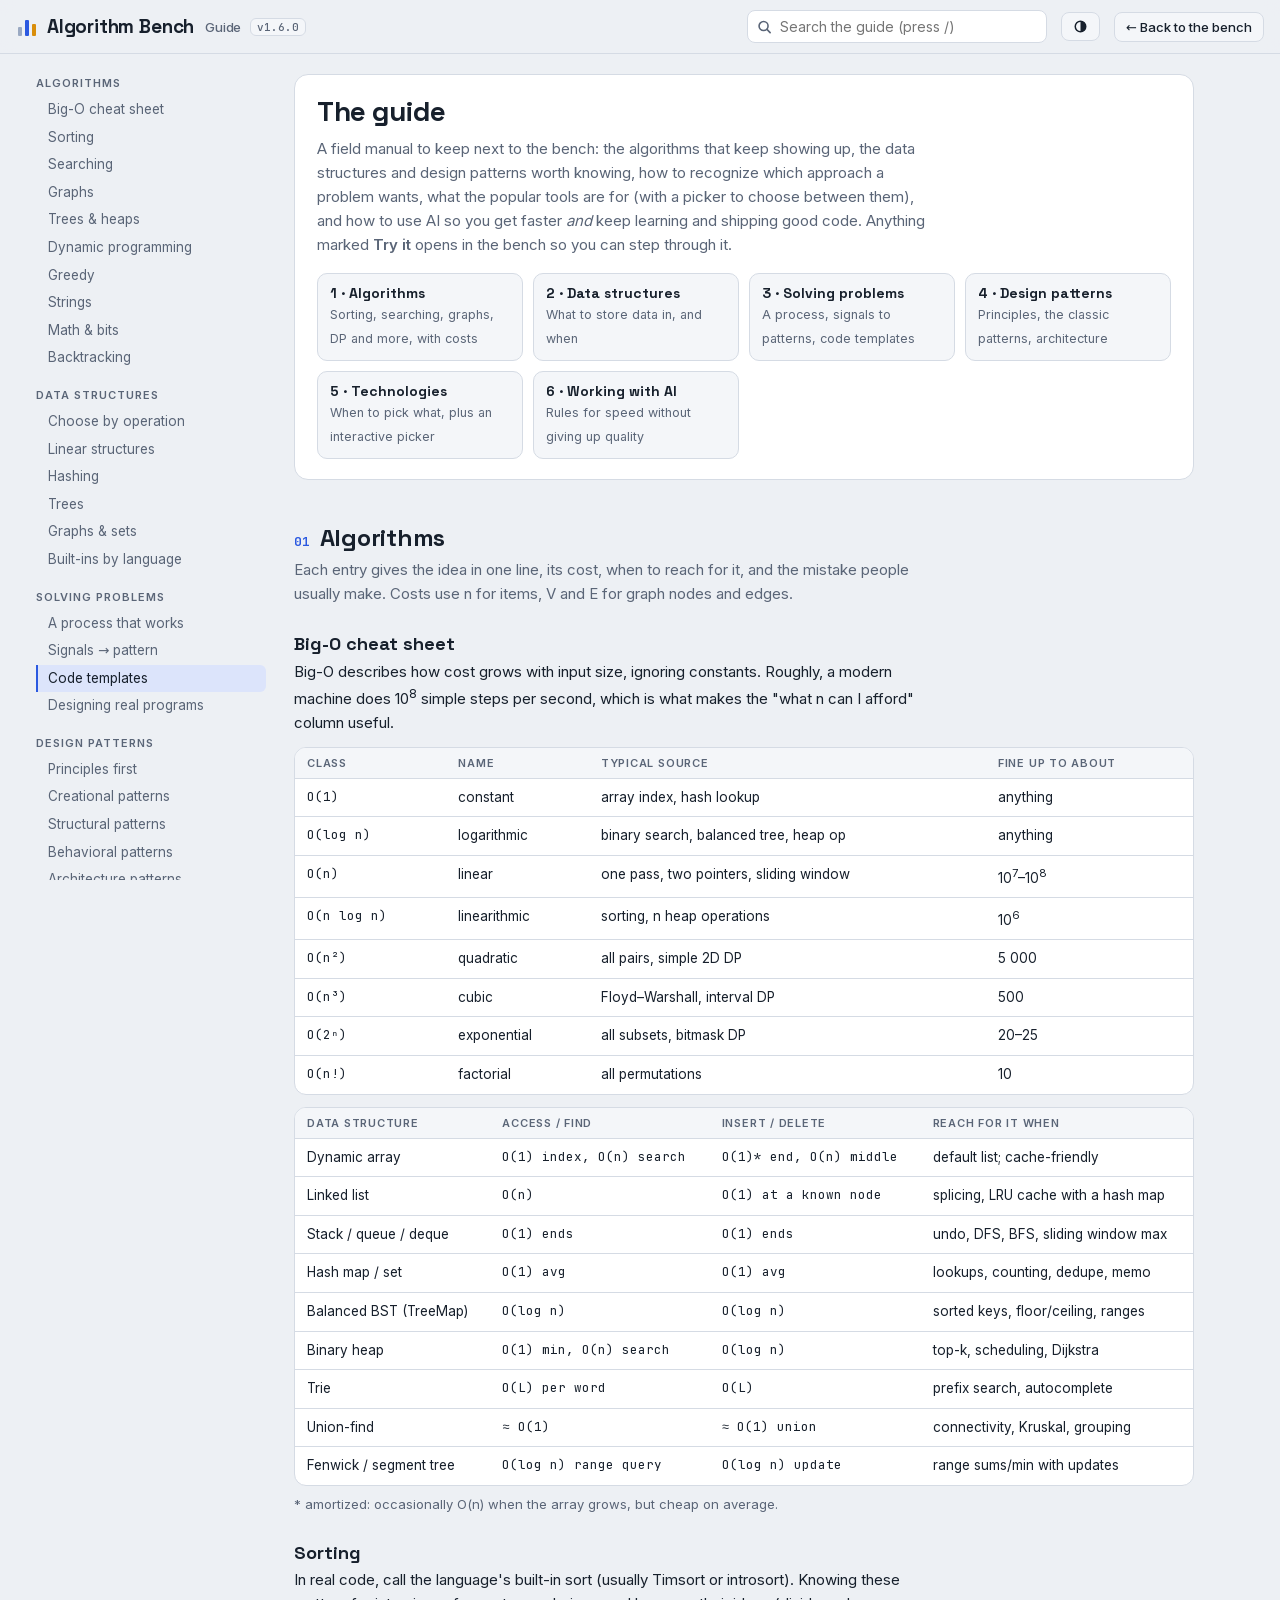
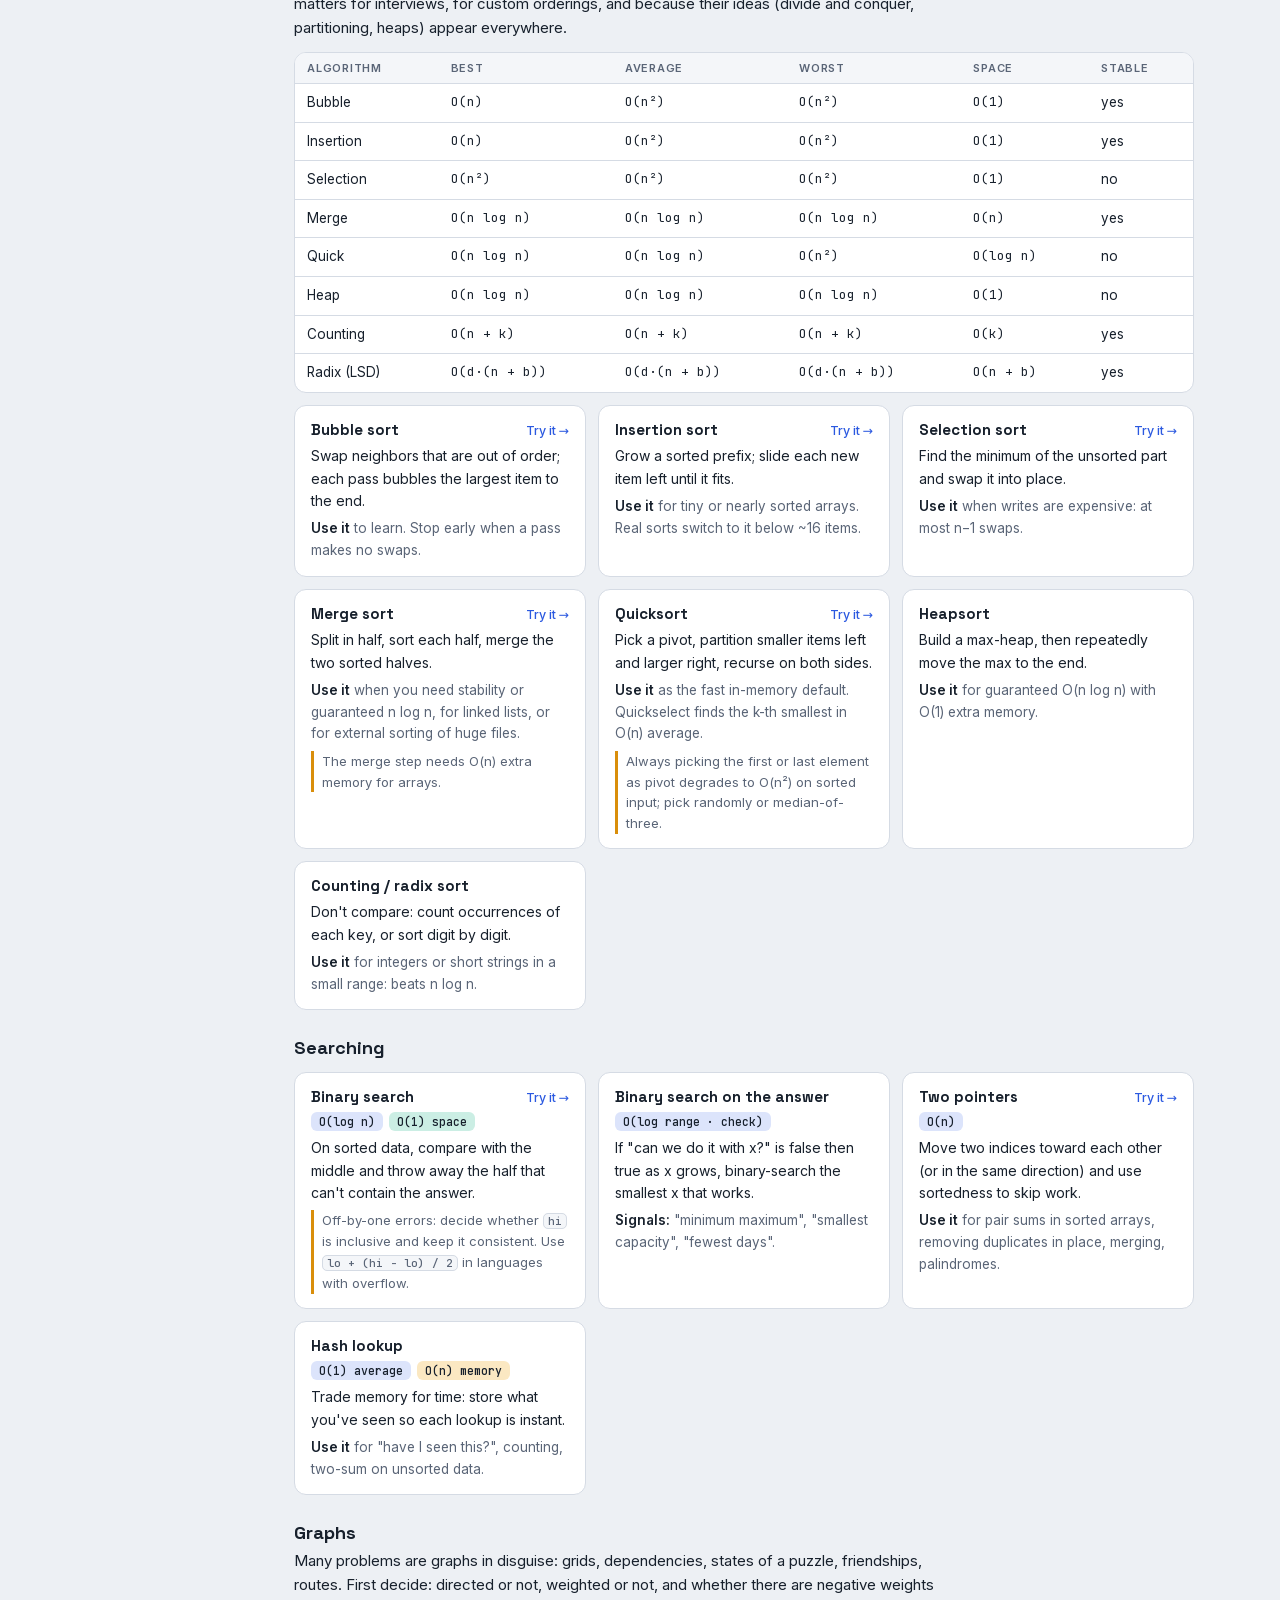
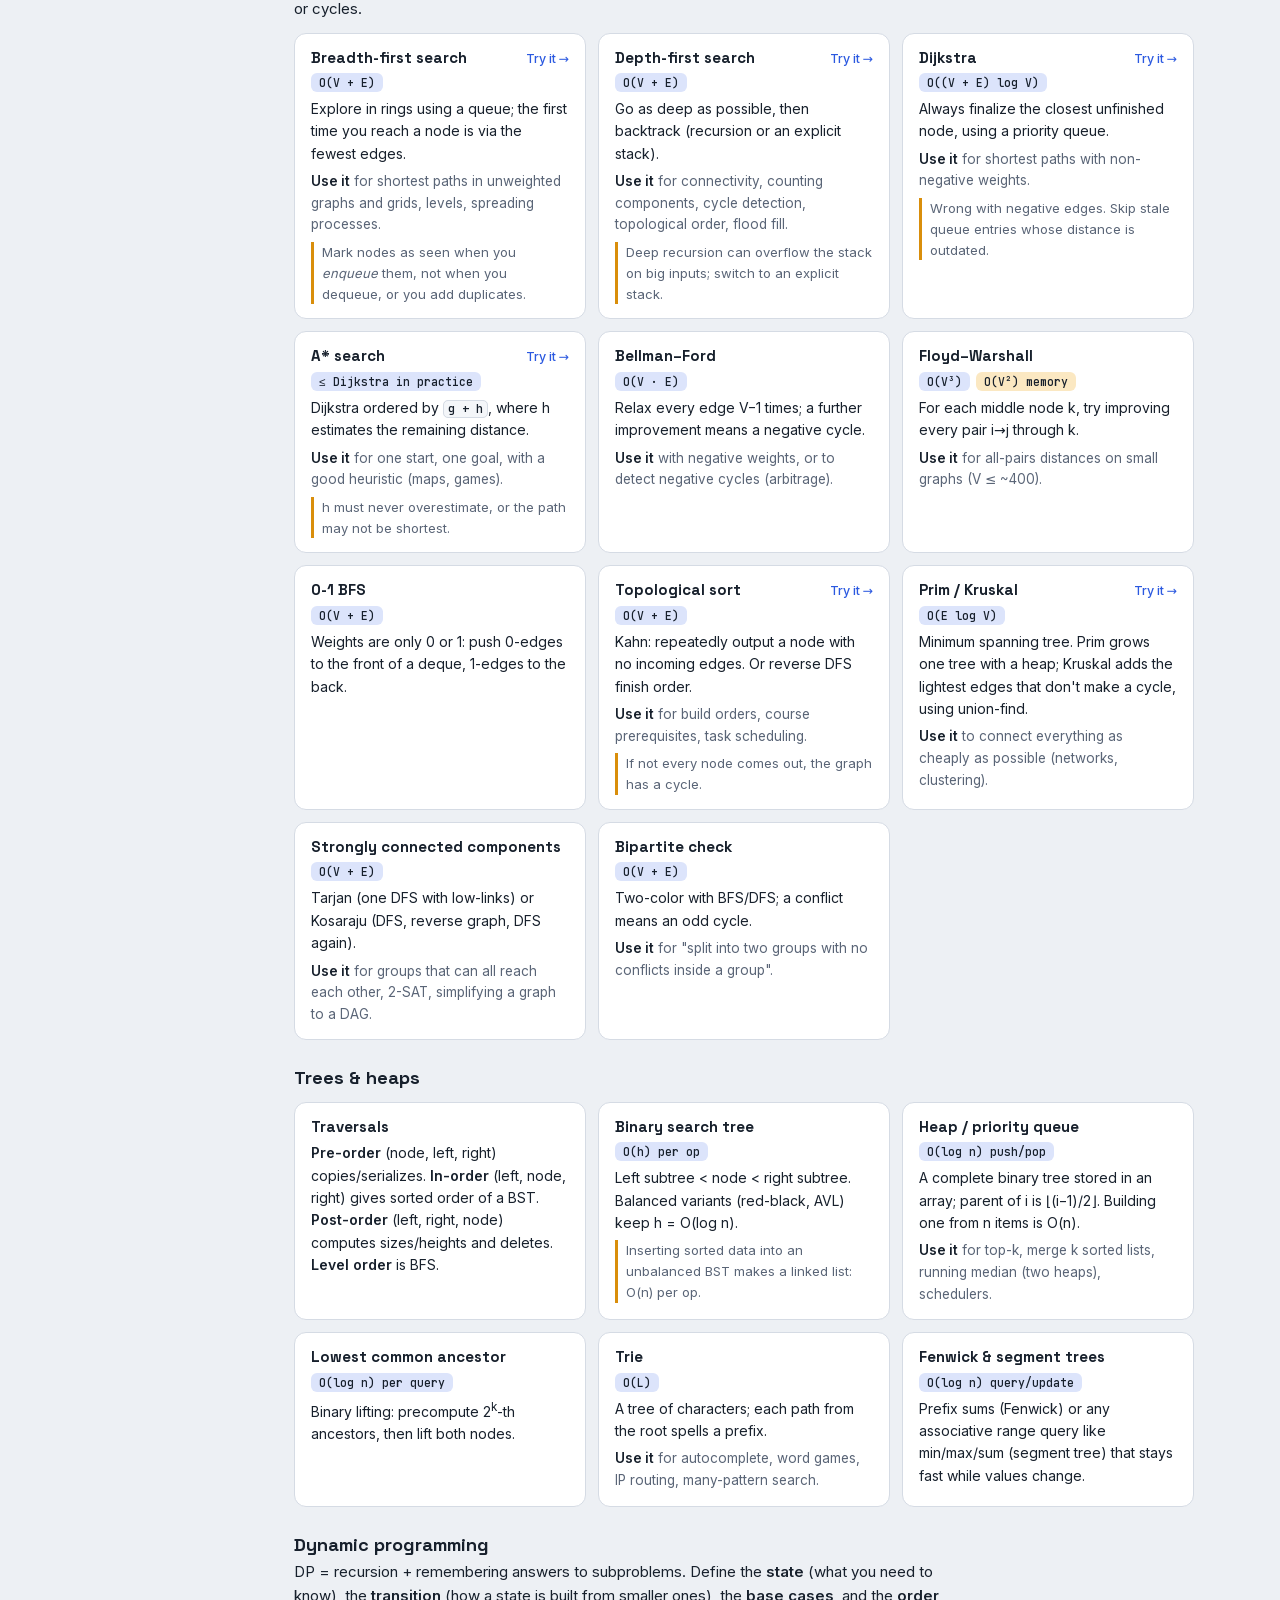
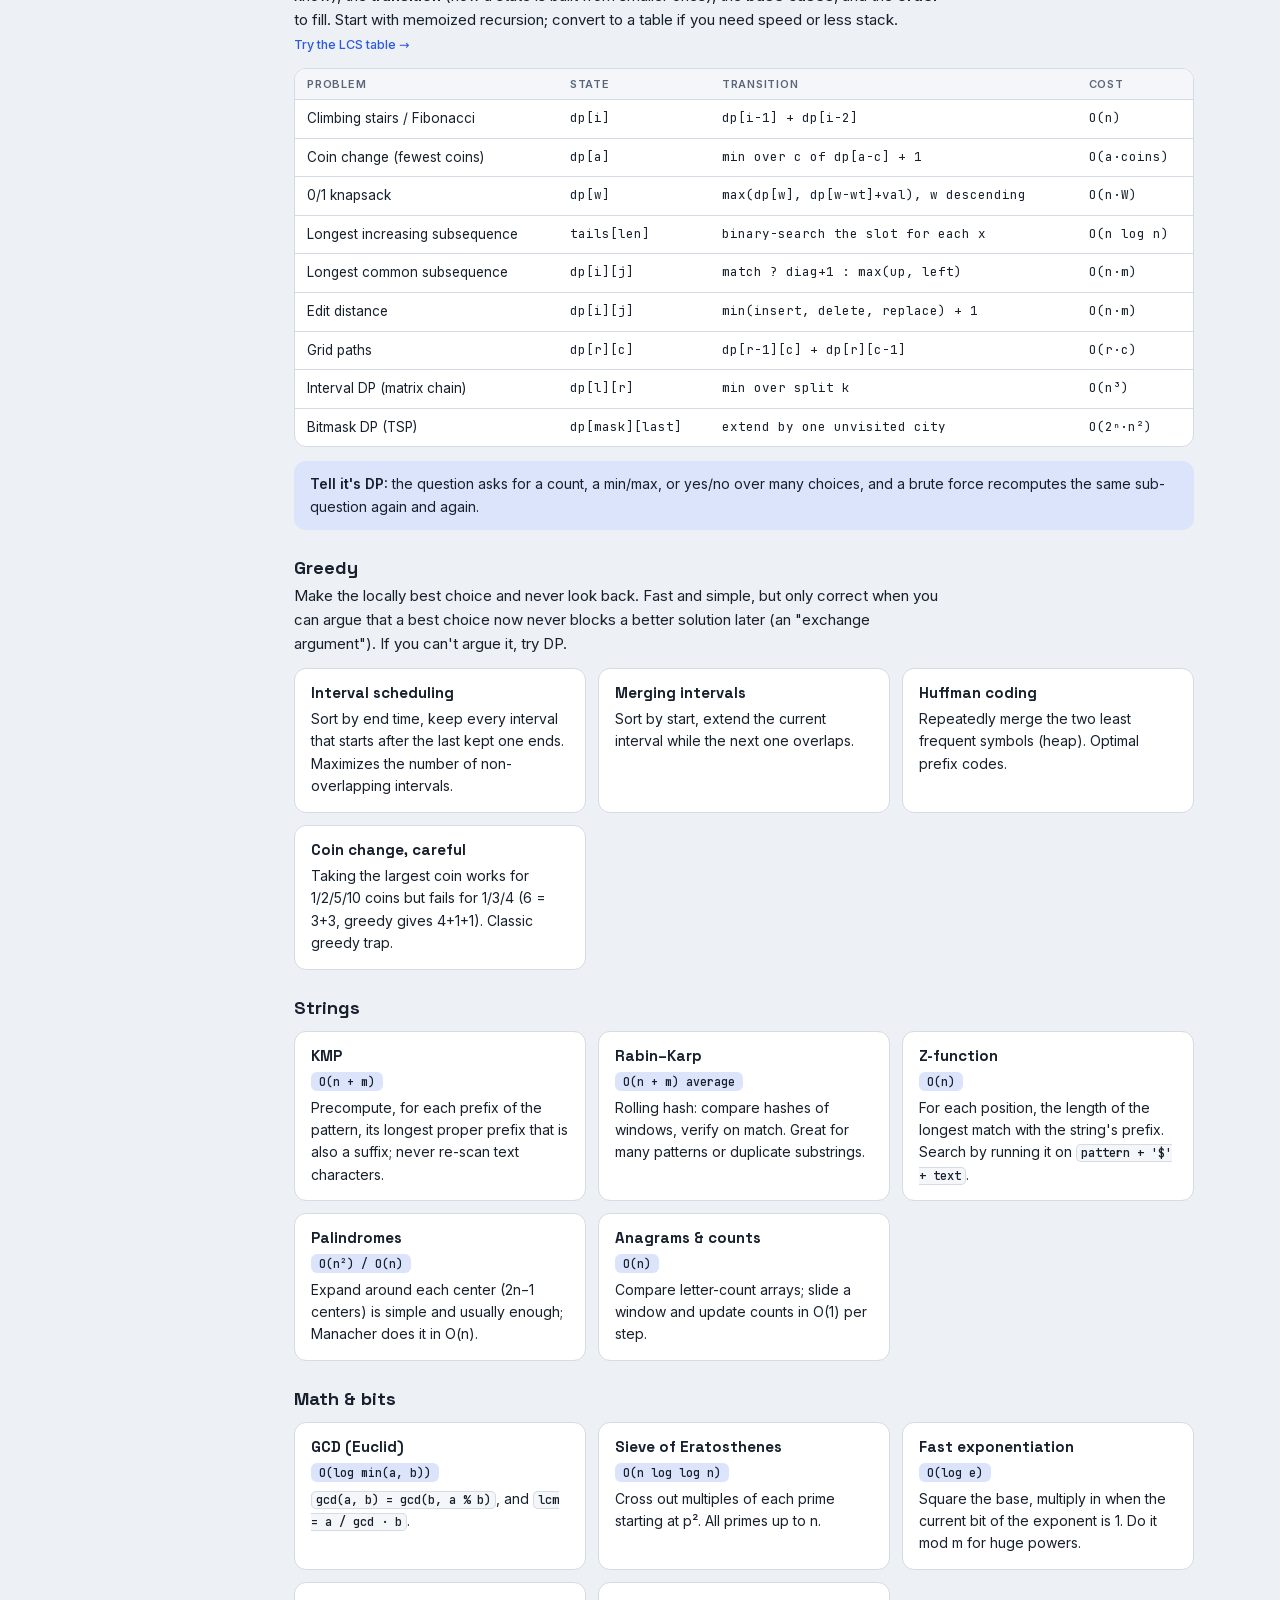
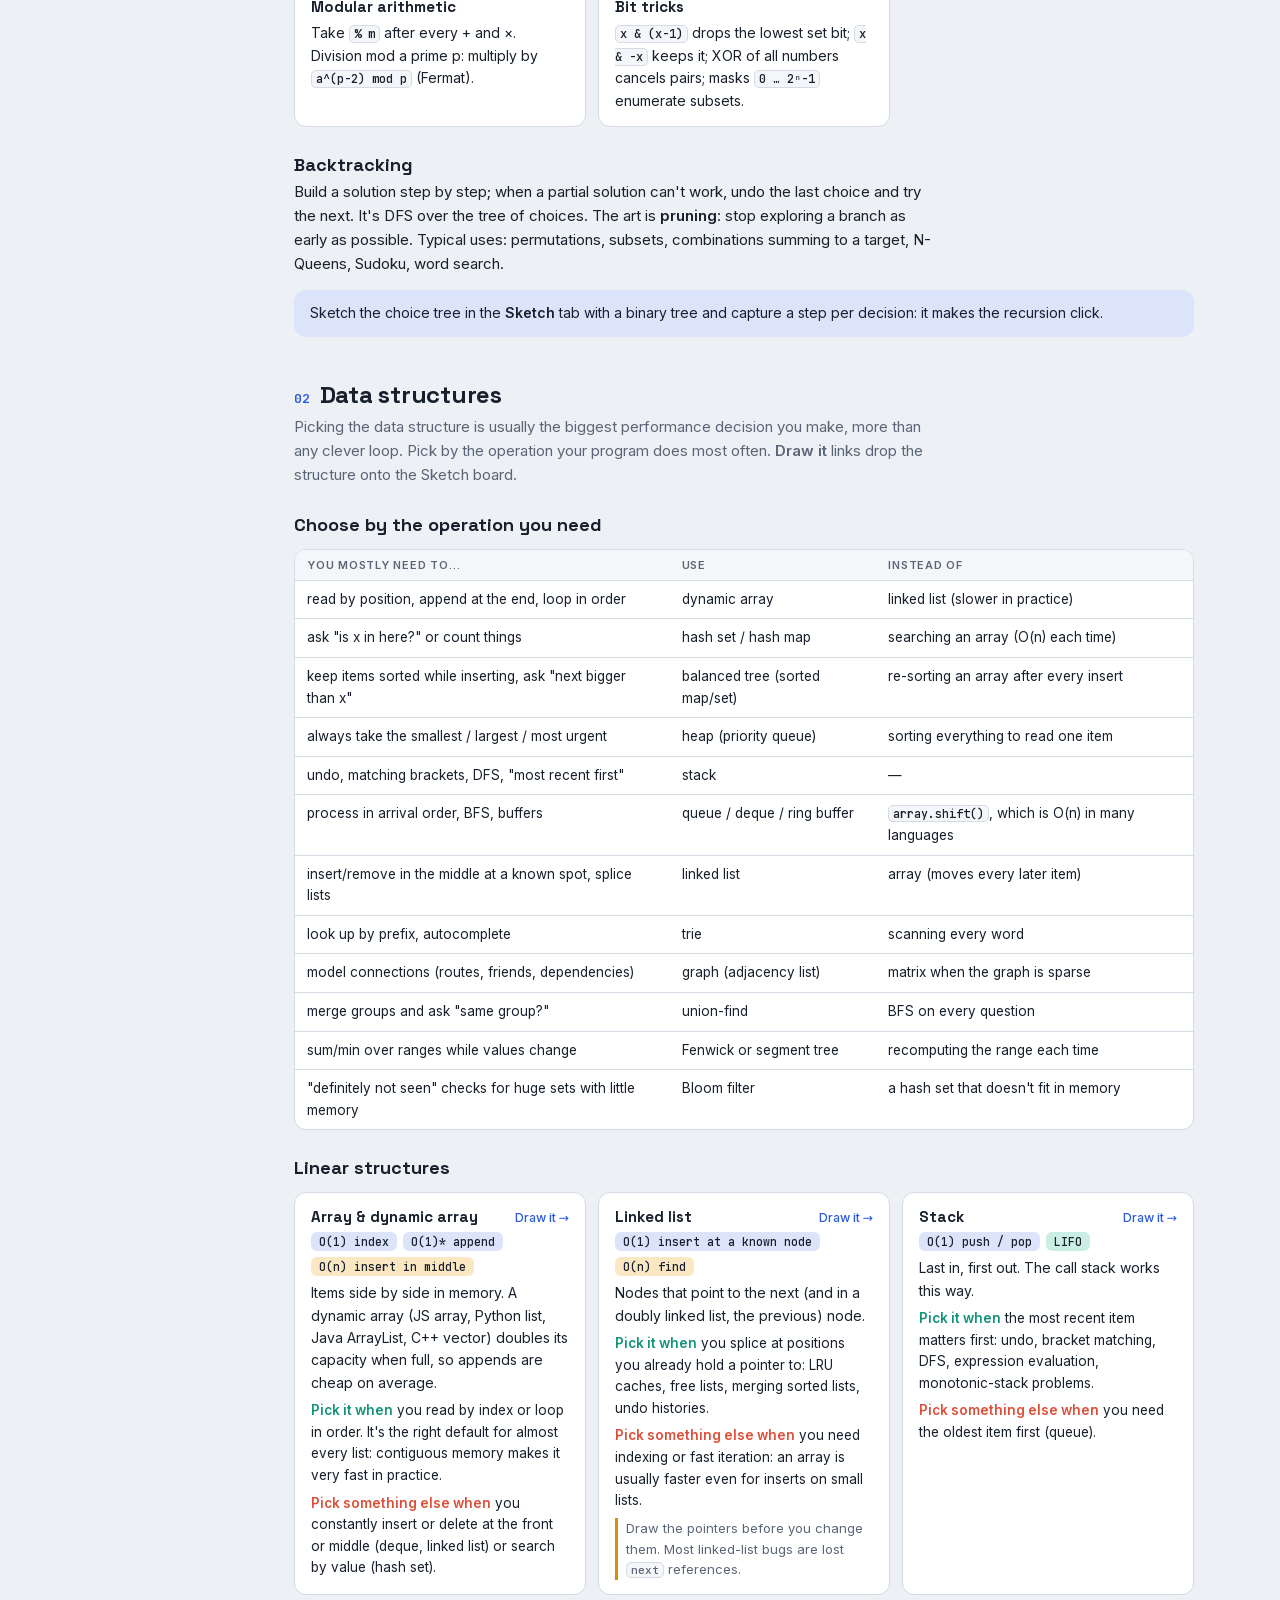
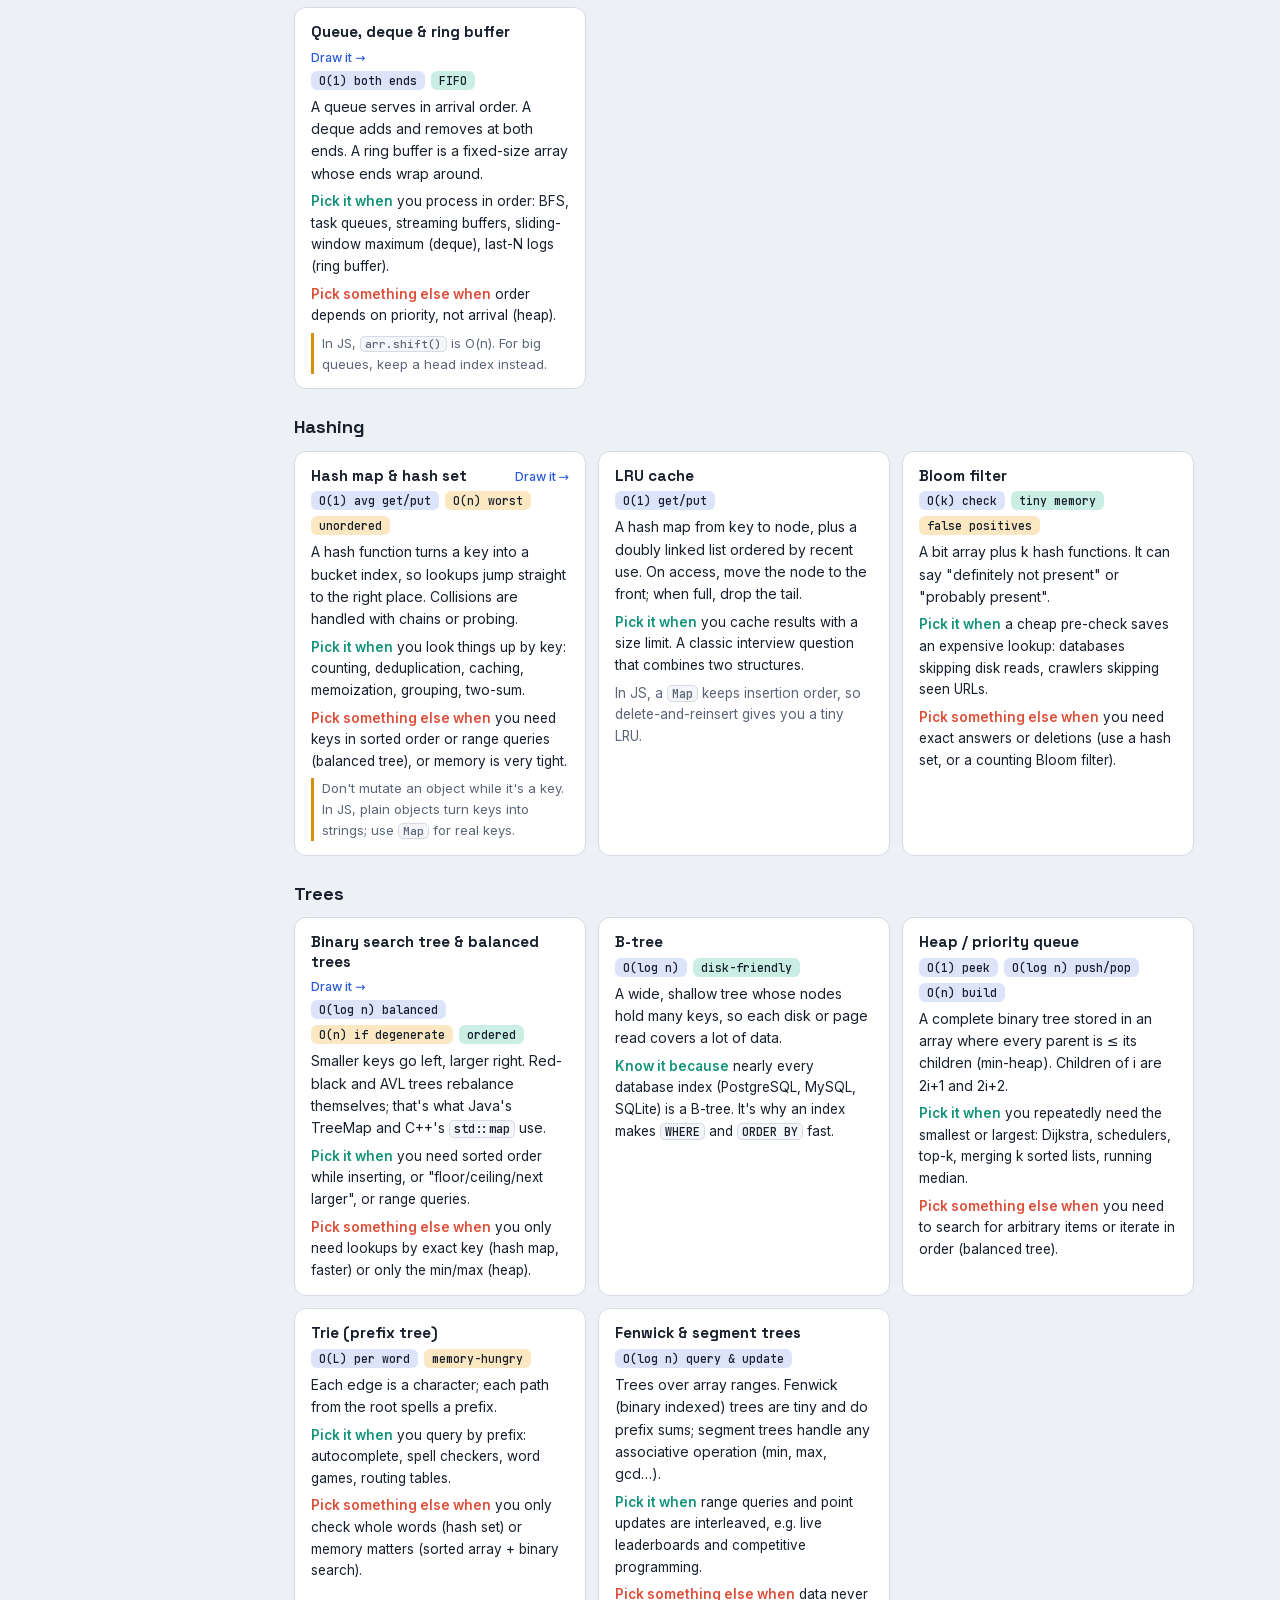
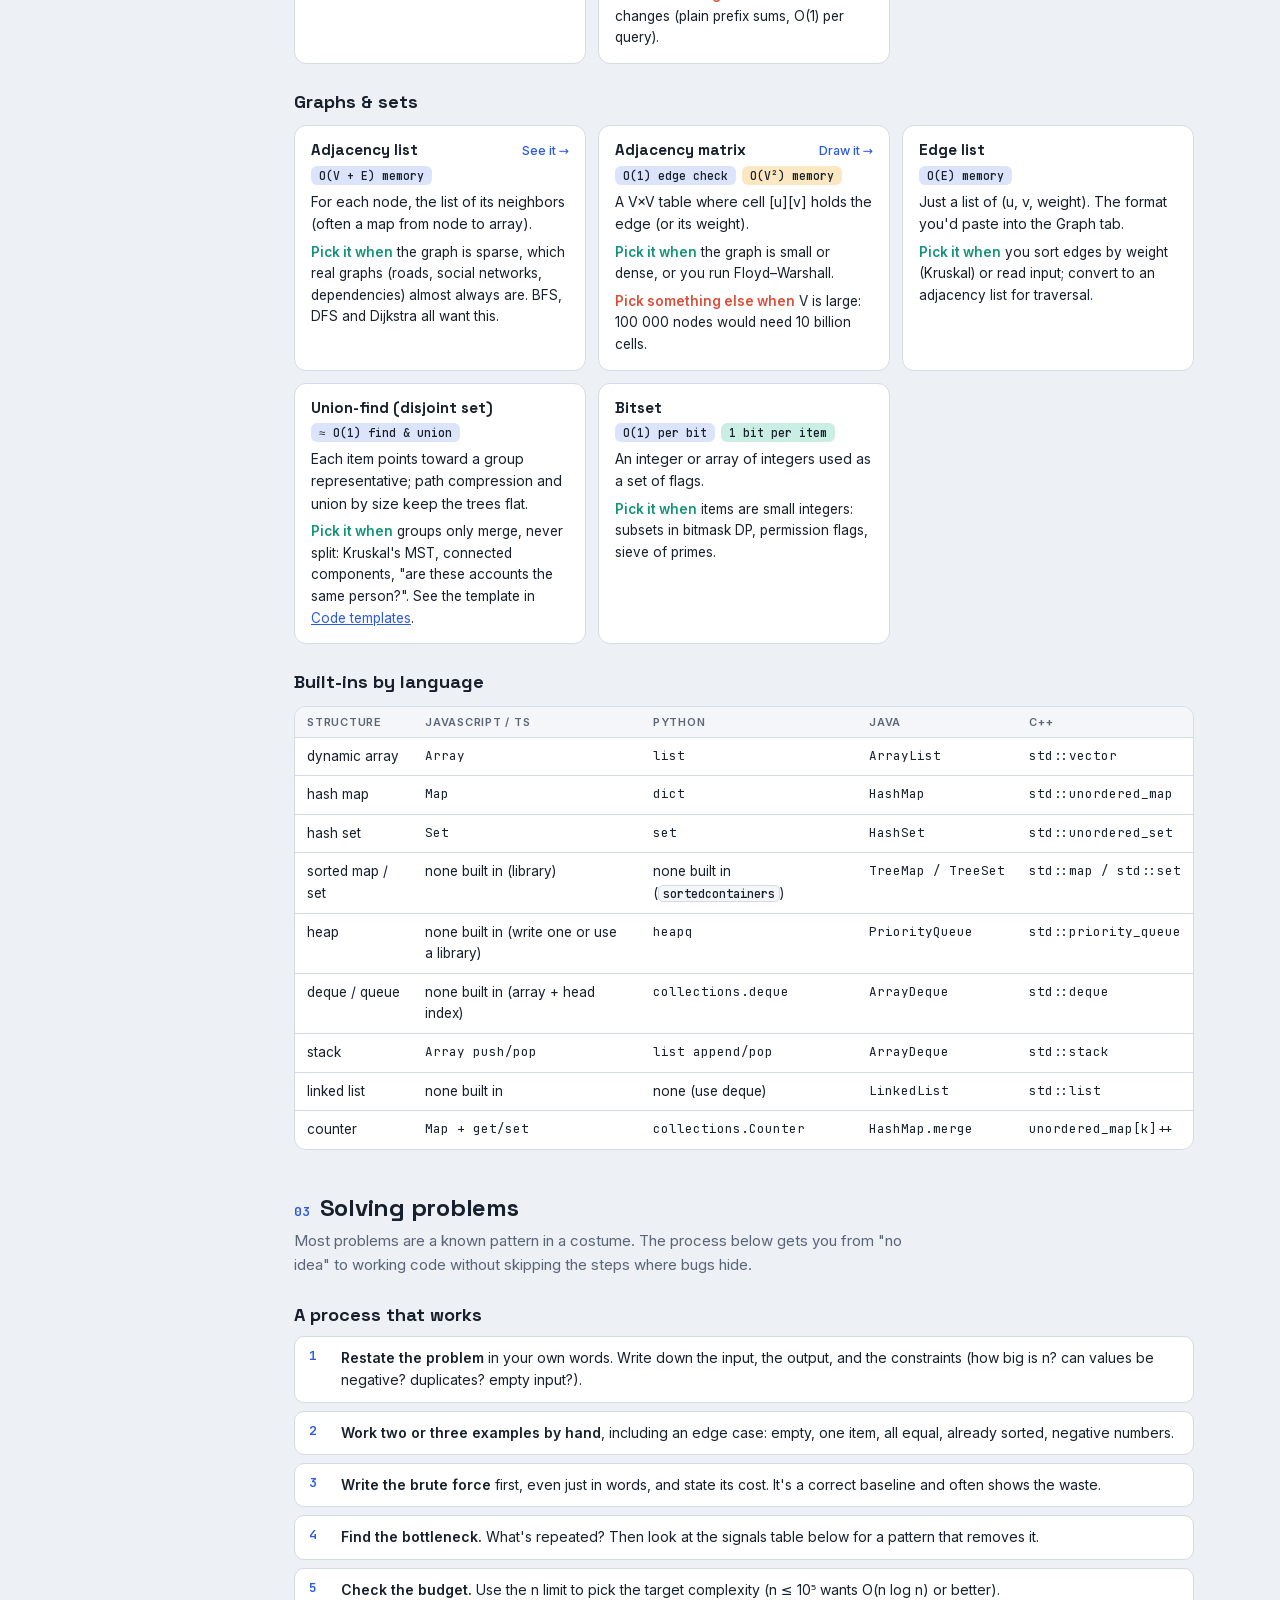
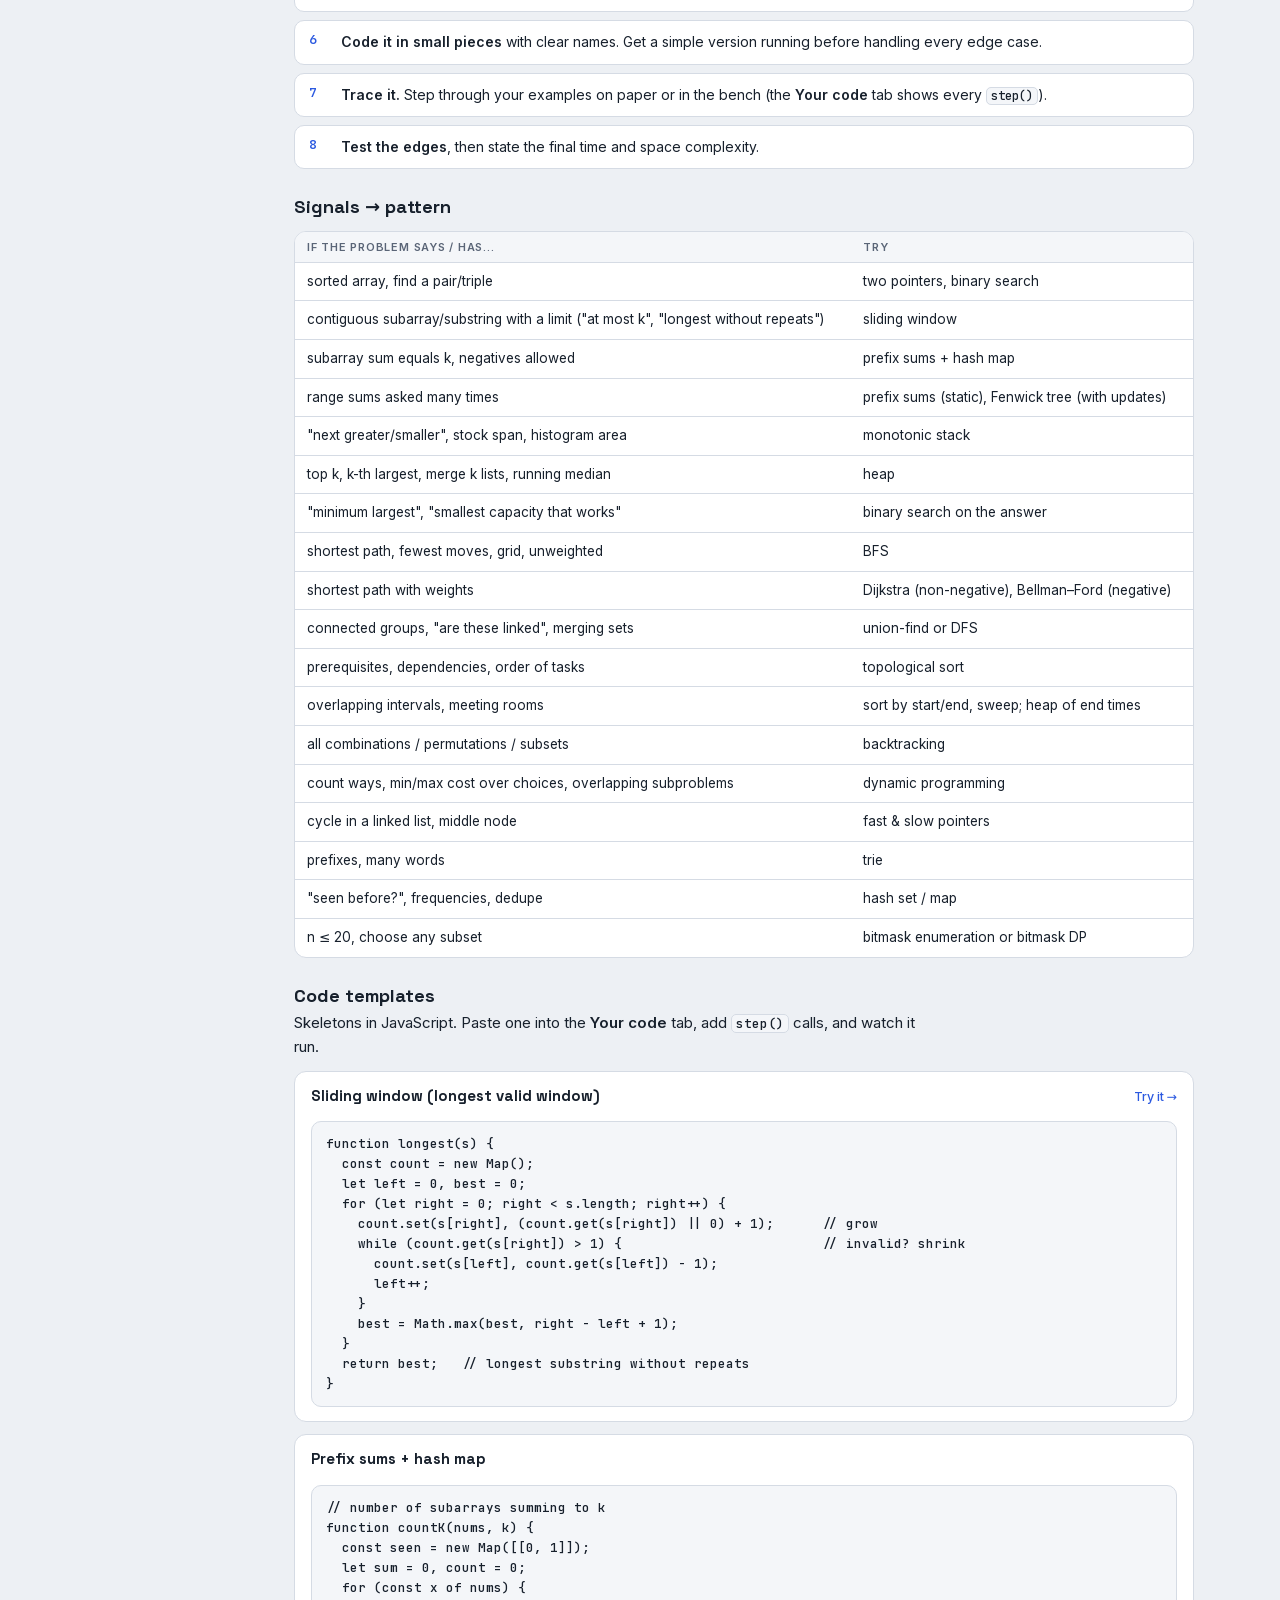
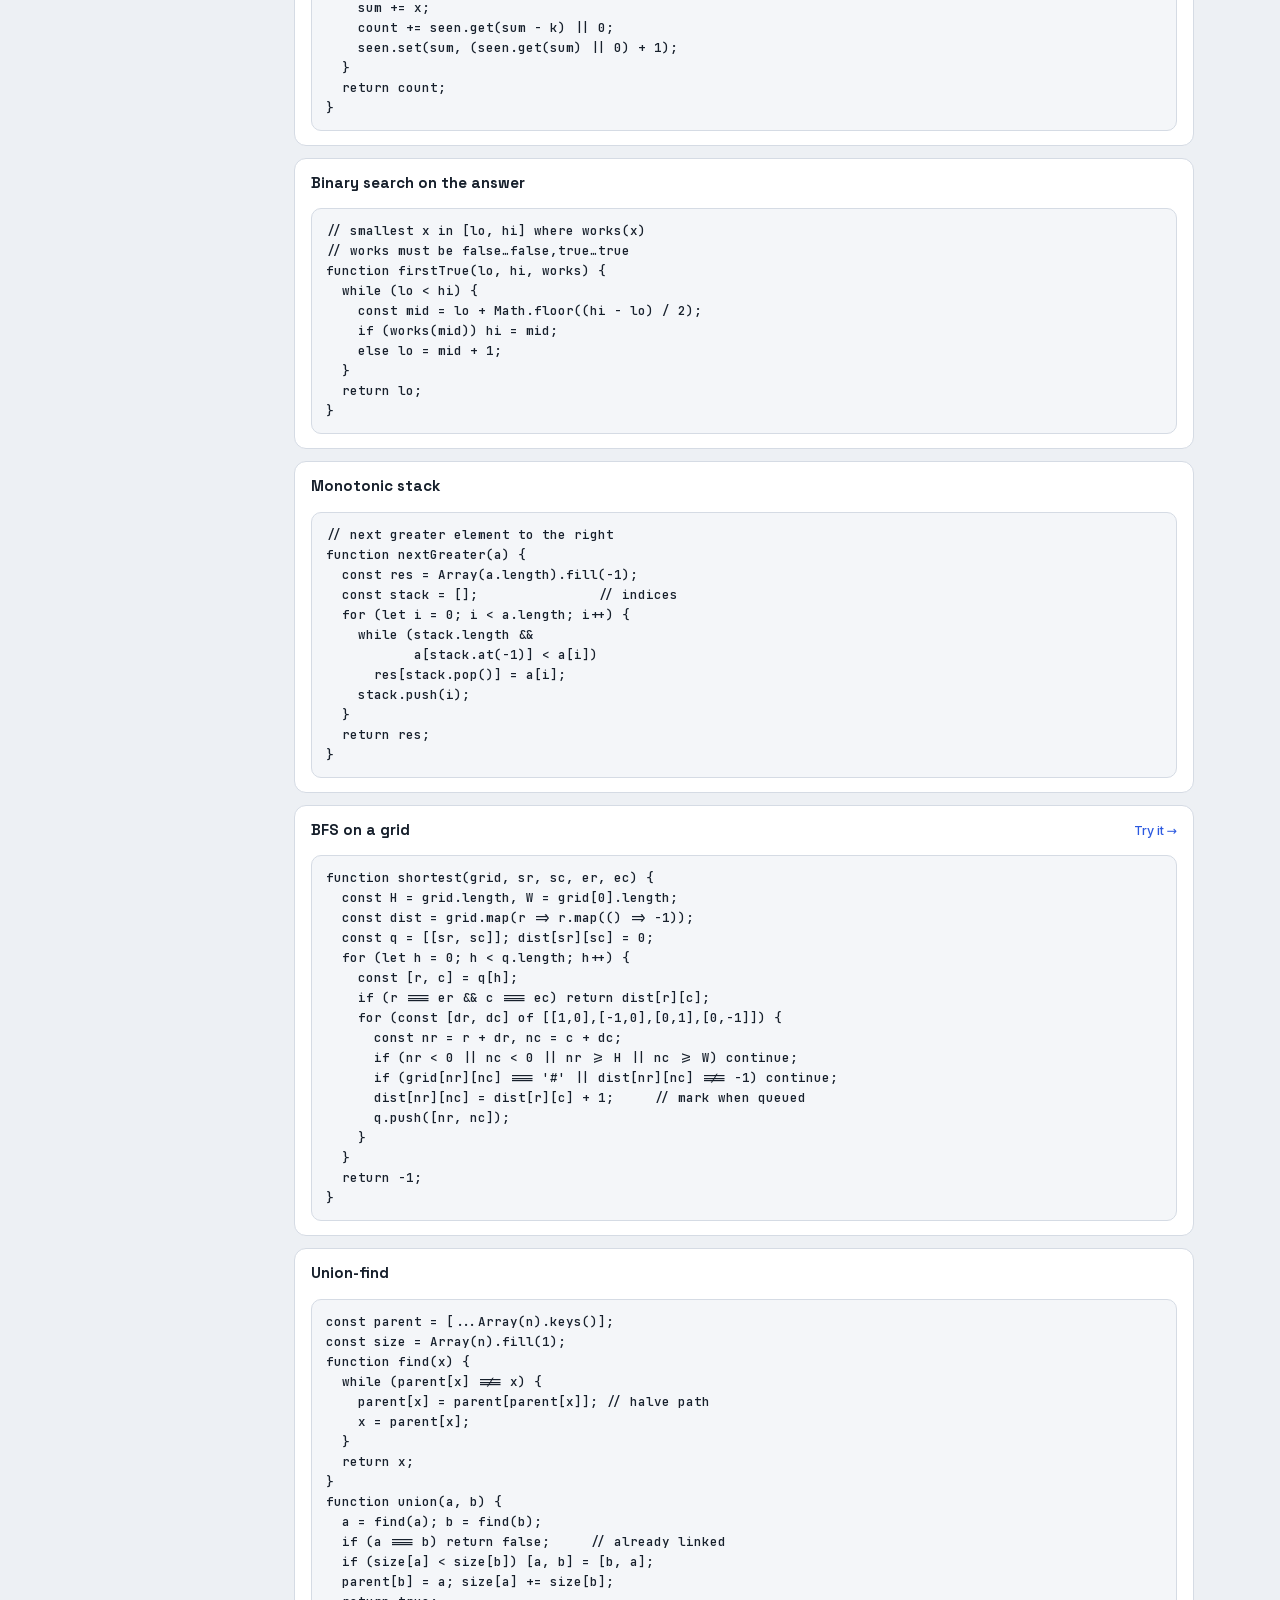
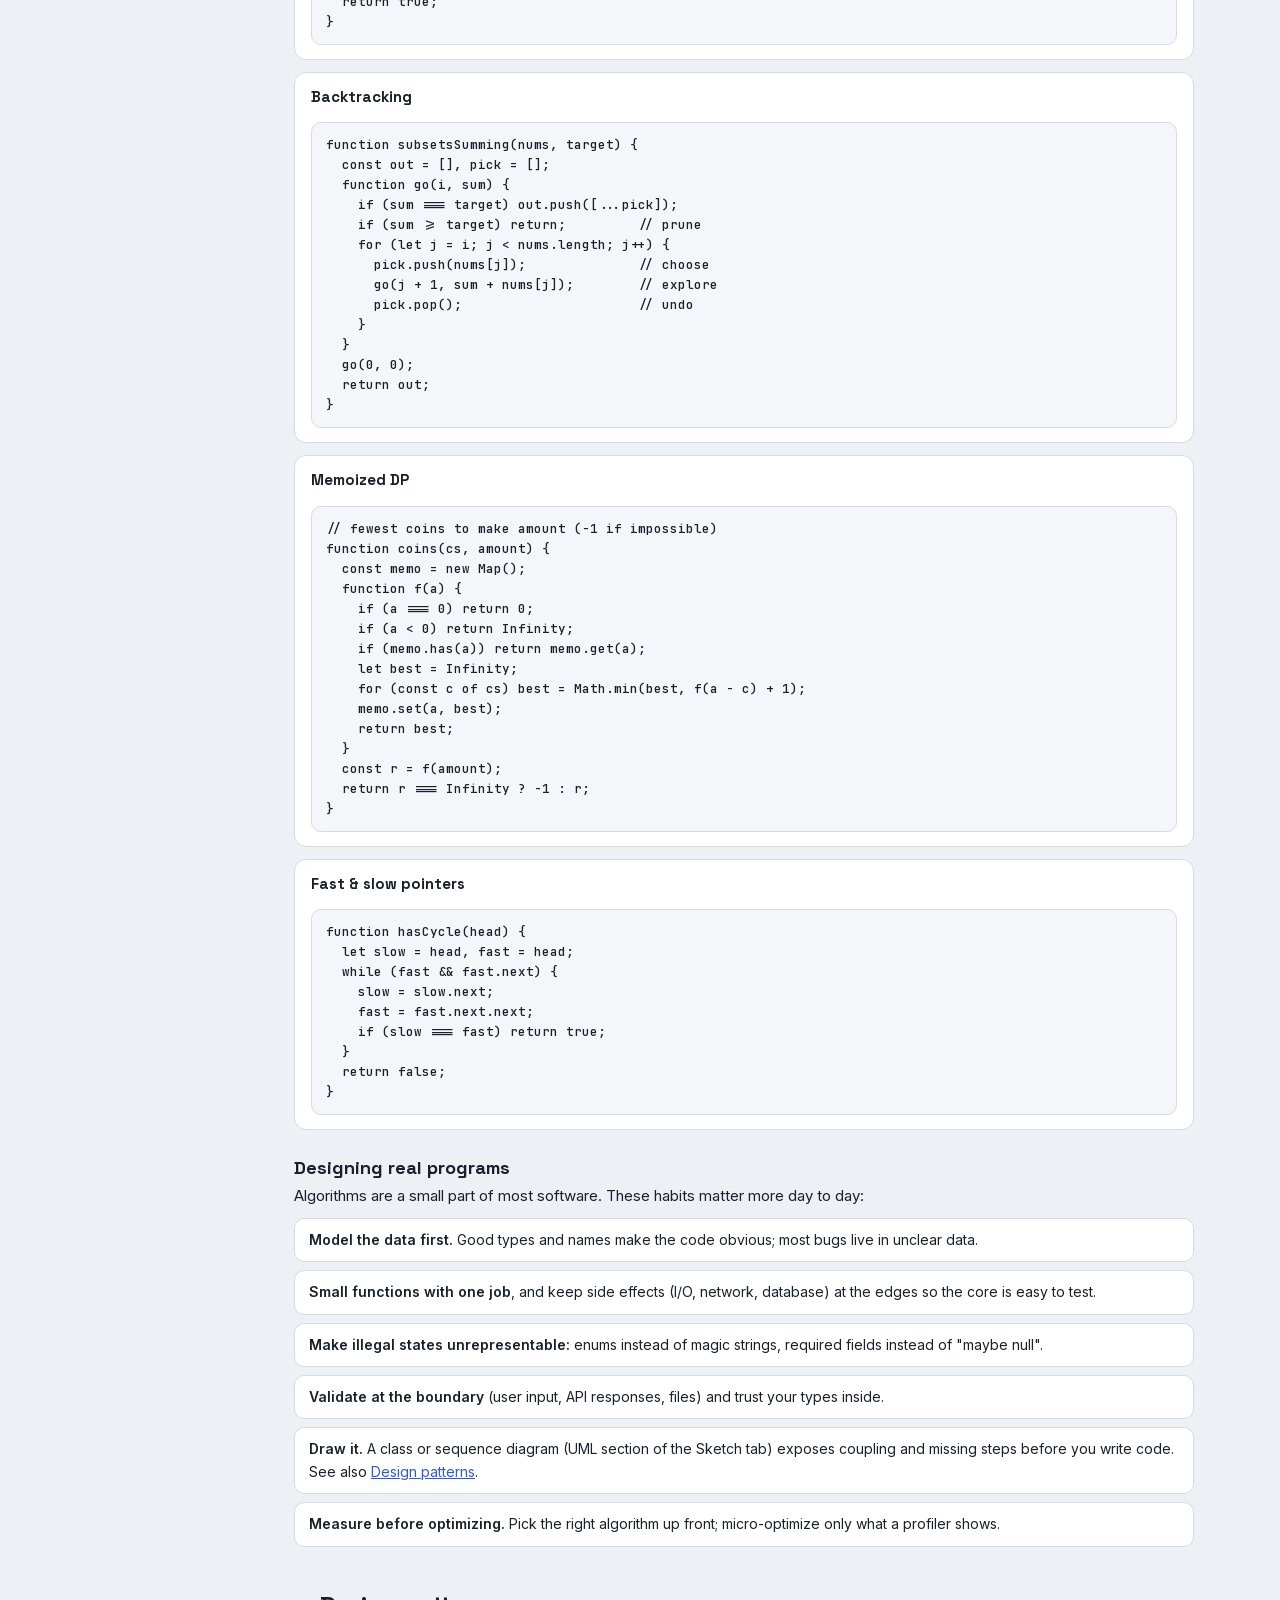
<file: guide.html>
<!doctype html>
<html lang="en">
<head>
<meta charset="utf-8">
<meta name="viewport" content="width=device-width, initial-scale=1, viewport-fit=cover">
<title>Algorithm Bench Guide</title>
<meta name="description" content="Common algorithms, problem-solving patterns, a rundown of popular technologies, and how to work with AI without losing code quality.">
<meta name="theme-color" content="#EDF0F4" media="(prefers-color-scheme: light)">
<meta name="theme-color" content="#0E1319" media="(prefers-color-scheme: dark)">
<link rel="manifest" href="manifest.webmanifest">
<link rel="icon" href="icons/icon.svg" type="image/svg+xml">
<link rel="apple-touch-icon" href="icons/apple-touch-icon.png">
<link rel="stylesheet" href="fonts.css">
<script src="version.js"></script>
<script>try{var t=localStorage.getItem('algobench.theme');if(t==='dark'||t==='light')document.documentElement.dataset.theme=t;}catch(e){}</script>
<style>
:root{
  --bg:#EDF0F4; --surface:#FFFFFF; --surface-2:#F4F6F9; --line:#D5DBE4; --fg:#17202C; --muted:#5A6577;
  --accent:#2B59E0; --accent-soft:#DCE4FB; --on-accent:#FFFFFF; --cmp:#D98E0B; --cmp-soft:#FBE8C2;
  --swap:#DC4F39; --swap-soft:#F9DCD6; --done:#13937A; --done-soft:#CBEEE4; --bar:#9AA9C2;
  --f-display:"Space Grotesk","Inter",system-ui,sans-serif; --f-ui:"Inter",system-ui,-apple-system,"Segoe UI",sans-serif;
  --f-mono:"JetBrains Mono",ui-monospace,Menlo,Consolas,monospace;
  color-scheme:light;
}
@media (prefers-color-scheme: dark){:root:not([data-theme="light"]){
  --bg:#0E1319; --surface:#151B24; --surface-2:#1B232E; --line:#2A3443; --fg:#E4E9F1; --muted:#93A0B3;
  --accent:#7196FF; --accent-soft:#23335C; --on-accent:#0E1319; --cmp:#F0B13E; --cmp-soft:#4A3912;
  --swap:#FF7B65; --swap-soft:#4D2620; --done:#3CC8A4; --done-soft:#153F36; --bar:#4B5B78; color-scheme:dark}}
:root[data-theme="dark"]{
  --bg:#0E1319; --surface:#151B24; --surface-2:#1B232E; --line:#2A3443; --fg:#E4E9F1; --muted:#93A0B3;
  --accent:#7196FF; --accent-soft:#23335C; --on-accent:#0E1319; --cmp:#F0B13E; --cmp-soft:#4A3912;
  --swap:#FF7B65; --swap-soft:#4D2620; --done:#3CC8A4; --done-soft:#153F36; --bar:#4B5B78; color-scheme:dark}

*{box-sizing:border-box}
[hidden]{display:none!important}
html{scroll-padding-top:76px}
body{margin:0;background:var(--bg);color:var(--fg);font:15px/1.6 var(--f-ui);-webkit-text-size-adjust:100%}
a{color:var(--accent)}
code,kbd{font:500 .86em var(--f-mono);background:var(--surface-2);border:1px solid var(--line);border-radius:5px;padding:0 4px}
pre{font:12.5px/1.6 var(--f-mono);background:var(--surface-2);border:1px solid var(--line);border-radius:10px;padding:12px 14px;overflow-x:auto;margin:10px 0 0;tab-size:2}
pre code{background:none;border:0;padding:0;font-size:inherit}

header.top{position:sticky;top:0;z-index:5;display:flex;align-items:center;gap:14px;flex-wrap:wrap;
  padding:10px max(16px,env(safe-area-inset-right)) 10px max(16px,env(safe-area-inset-left));background:color-mix(in srgb,var(--bg) 88%,transparent);
  backdrop-filter:blur(8px);-webkit-backdrop-filter:blur(8px);border-bottom:1px solid var(--line)}
.brand{font:700 19px var(--f-display);letter-spacing:-.01em;display:flex;align-items:center;gap:9px;margin:0;color:var(--fg);text-decoration:none}
.brand small{font:500 13px var(--f-ui);color:var(--muted);margin-left:2px}
.spacer{flex:1}
.theme-btn{padding:6px 8px}
.ver{font:500 11px var(--f-mono);color:var(--muted);background:var(--surface-2);border:1px solid var(--line);border-radius:6px;padding:1px 6px;letter-spacing:0;align-self:center}
.btn{font:500 13px var(--f-ui);color:var(--fg);background:var(--surface-2);border:1px solid var(--line);border-radius:8px;padding:6px 11px;cursor:pointer;display:inline-flex;align-items:center;gap:6px;white-space:nowrap;text-decoration:none}
.btn:hover{border-color:var(--muted)}
.search{position:relative;flex:0 1 300px;min-width:0}
.search input{width:100%;font:14px var(--f-ui);color:var(--fg);background:var(--surface);border:1px solid var(--line);border-radius:8px;padding:7px 10px 7px 32px}
.search svg{position:absolute;left:10px;top:50%;transform:translateY(-50%);color:var(--muted)}
input:focus-visible,a:focus-visible,button:focus-visible,select:focus-visible{outline:2px solid var(--accent);outline-offset:1px}

.wrap{display:grid;grid-template-columns:230px minmax(0,1fr);gap:28px;max-width:1240px;margin:0 auto;
  padding:20px max(16px,env(safe-area-inset-right)) 60px max(16px,env(safe-area-inset-left))}
nav.toc{position:sticky;top:76px;align-self:start;max-height:calc(100vh - 96px);overflow:auto;font-size:13.5px;padding-bottom:16px}
nav.toc h2{font:600 11px var(--f-ui);text-transform:uppercase;letter-spacing:.09em;color:var(--muted);margin:16px 0 6px}
nav.toc h2:first-child{margin-top:0}
nav.toc a{display:block;color:var(--muted);text-decoration:none;padding:3px 10px;border-left:2px solid transparent}
nav.toc a:hover{color:var(--fg)}
nav.toc a.on{color:var(--fg);border-left-color:var(--accent);background:var(--accent-soft);border-radius:0 6px 6px 0}
.toc-mobile{display:none}

main{min-width:0;max-width:900px}
.intro{background:var(--surface);border:1px solid var(--line);border-radius:14px;padding:20px 22px;margin-bottom:28px}
.intro h1{font:700 28px/1.2 var(--f-display);letter-spacing:-.015em;margin:0 0 8px}
.intro p{margin:0;color:var(--muted);max-width:68ch}
.parts{display:grid;grid-template-columns:repeat(auto-fit,minmax(180px,1fr));gap:10px;margin-top:16px}
.parts a{display:block;text-decoration:none;color:var(--fg);background:var(--surface-2);border:1px solid var(--line);border-radius:10px;padding:10px 12px}
.parts a:hover{border-color:var(--accent)}
.parts b{display:block;font:600 14px var(--f-display)}
.parts span{font-size:12.5px;color:var(--muted)}

section.part{margin-top:44px}
section.part > h2{font:700 24px/1.2 var(--f-display);letter-spacing:-.01em;margin:0 0 6px;display:flex;align-items:baseline;gap:10px}
section.part > h2 .num{font:600 13px var(--f-mono);color:var(--accent)}
section.part > p.lead{color:var(--muted);margin:0 0 6px;max-width:70ch}
section.sub{margin-top:26px}
section.sub > h3{font:600 18px/1.3 var(--f-display);margin:0 0 4px}
section.sub > p{margin:4px 0 0;max-width:72ch}

.cards{display:grid;grid-template-columns:repeat(auto-fill,minmax(260px,1fr));gap:12px;margin-top:12px}
.card{background:var(--surface);border:1px solid var(--line);border-radius:12px;padding:14px 16px;min-width:0;display:flex;flex-direction:column;gap:6px}
.card.wide{grid-column:1/-1}
#design-patterns .cards,#templates .cards{grid-template-columns:repeat(auto-fill,minmax(min(100%,300px),1fr));grid-auto-flow:dense}
#design-patterns .card:has(pre),#templates .card:has(pre){grid-column:1/-1}
.card h4{font:600 15px/1.3 var(--f-display);margin:0;display:flex;justify-content:space-between;gap:8px;align-items:baseline;flex-wrap:wrap}
.card p{margin:0;font-size:14px}
.card .meta{display:flex;gap:6px;flex-wrap:wrap}
.tag{font:500 11.5px var(--f-mono);border-radius:6px;padding:1px 7px;background:var(--surface-2);border:1px solid var(--line);color:var(--fg);white-space:nowrap}
.tag.t{background:var(--accent-soft);border-color:transparent}
.tag.s{background:var(--done-soft);border-color:transparent}
.tag.w{background:var(--cmp-soft);border-color:transparent}
.card .use{color:var(--muted);font-size:13.5px}
.card .use b{color:var(--fg);font-weight:600}
.card .gotcha{font-size:13px;color:var(--muted);border-left:3px solid var(--cmp);padding-left:8px}
.try{font:500 12.5px var(--f-ui);text-decoration:none;white-space:nowrap}
.try::after{content:" →"}

.tbl{overflow-x:auto;margin-top:12px;border:1px solid var(--line);border-radius:12px;background:var(--surface)}
table{border-collapse:collapse;width:100%;font-size:13.5px;min-width:560px}
th,td{text-align:left;padding:8px 12px;border-bottom:1px solid var(--line);vertical-align:top}
tr:last-child td{border-bottom:0}
th{font:600 11px var(--f-ui);text-transform:uppercase;letter-spacing:.07em;color:var(--muted);background:var(--surface-2)}
td.m{font-family:var(--f-mono);font-size:12.5px;white-space:nowrap}

ul.rules,ol.rules{margin:10px 0 0;padding:0;list-style:none;display:flex;flex-direction:column;gap:8px}
ul.rules li,ol.rules li{background:var(--surface);border:1px solid var(--line);border-radius:10px;padding:10px 14px;font-size:14px}
ul.rules li b,ol.rules li b{font-weight:600}
ol.rules{counter-reset:r}
ol.rules li{counter-increment:r;display:grid;grid-template-columns:28px minmax(0,1fr);gap:4px}
ol.rules li::before{content:counter(r);font:600 13px var(--f-mono);color:var(--accent)}
.callout{margin-top:14px;background:var(--accent-soft);border-radius:12px;padding:12px 16px;font-size:14px}
.callout b{font-weight:600}
.empty{display:none;margin-top:40px;color:var(--muted);text-align:center}
.card .pick,.card .skip{font-size:13.5px}
.card .pick b{color:var(--done);font-weight:600}
.card .skip b{color:var(--swap);font-weight:600}
.try.ext::after{content:" ↗"}
.muted{color:var(--muted)}
.picker{margin-top:14px;background:var(--surface);border:1px solid var(--line);border-radius:14px;padding:18px 20px}
.pk-top{display:flex;align-items:center;gap:12px;margin-bottom:10px}
.pk-step{font:600 11px var(--f-ui);text-transform:uppercase;letter-spacing:.08em;color:var(--muted);white-space:nowrap}
.pk-bar{flex:1;height:6px;background:var(--surface-2);border-radius:3px;overflow:hidden}
.pk-bar i{display:block;height:100%;background:var(--accent);transition:width .25s}
.pk-crumbs{display:flex;flex-wrap:wrap;gap:4px 6px;align-items:center;margin-bottom:8px;color:var(--muted);font-size:12px}
.pk-crumb{font:500 12px var(--f-ui);border:1px solid var(--line);background:var(--surface-2);color:var(--fg);border-radius:999px;padding:2px 10px;cursor:pointer}
.pk-crumb:hover{border-color:var(--accent)}
.pk-q{font:600 19px/1.3 var(--f-display);margin:6px 0 4px;outline:none}
.pk-help{margin:0 0 6px;color:var(--muted);font-size:13.5px}
.pk-opts{display:grid;grid-template-columns:repeat(auto-fill,minmax(210px,1fr));gap:8px;margin-top:10px}
.pk-opt{position:relative;text-align:left;font:14px/1.4 var(--f-ui);color:var(--fg);background:var(--surface-2);border:1px solid var(--line);border-radius:10px;padding:10px 12px 10px 40px;cursor:pointer;display:flex;flex-direction:column;gap:2px;min-height:44px}
.pk-opt:hover{border-color:var(--accent)}
.pk-opt b{font-weight:600}
.pk-opt span:not(.pk-k){font-size:12.5px;color:var(--muted)}
.pk-k{position:absolute;left:10px;top:10px;font:600 11px var(--f-mono);color:var(--muted);border:1px solid var(--line);border-radius:5px;width:20px;height:20px;display:grid;place-items:center;background:var(--surface)}
.pk-nav{display:flex;gap:8px;margin-top:14px;flex-wrap:wrap}
.pk-nav:empty{display:none}
.pk-result{background:var(--accent-soft);border-radius:12px;padding:14px 16px;margin-top:6px}
.pk-label{font:600 11px var(--f-ui);text-transform:uppercase;letter-spacing:.08em;color:var(--accent)}
.pk-result .pk-q{font-size:22px}
.pk-why{margin:8px 0 0;padding:0;list-style:none;display:flex;flex-direction:column;gap:4px;font-size:14px}
.pk-why li{padding-left:22px;position:relative}
.pk-why li.pro::before{content:"✓";position:absolute;left:2px;color:var(--done);font-weight:700}
.pk-why li.con::before{content:"!";position:absolute;left:6px;color:var(--cmp);font-weight:700}
.pk-result .try{display:inline-block;margin-top:10px}
.pk-sub{font:600 11px var(--f-ui);text-transform:uppercase;letter-spacing:.08em;color:var(--muted);margin:16px 0 6px}
.pk-alts{display:grid;grid-template-columns:repeat(auto-fill,minmax(220px,1fr));gap:8px}
.pk-alt{background:var(--surface-2);border:1px solid var(--line);border-radius:10px;padding:10px 12px;display:flex;flex-direction:column;gap:3px;font-size:13px}
.pk-alt b{font:600 14px var(--f-display)}
.pk-alt span{color:var(--muted)}
.pk-alt span.con::before{content:"! ";color:var(--cmp);font-weight:700}
.pk-pair{margin:0;padding-left:18px;font-size:14px;display:flex;flex-direction:column;gap:4px}
.pk-note{font-size:12.5px;color:var(--muted);margin:12px 0 0}

mark{background:var(--cmp-soft);color:inherit;border-radius:3px}

@media (max-width:960px){
  .wrap{grid-template-columns:minmax(0,1fr)}
  nav.toc{display:none}
  .toc-mobile{display:block;margin-bottom:18px}
  .toc-mobile select{width:100%;font:14px var(--f-ui);color:var(--fg);background:var(--surface);border:1px solid var(--line);border-radius:8px;padding:8px 10px}
}
@media (max-width:560px){
  html{scroll-padding-top:124px}
  header.top{gap:10px}
  .brand small{display:none}
  .search{order:5;flex:1 1 100%}
  .intro{padding:16px}
  .intro h1{font-size:23px}
  .cards{grid-template-columns:minmax(0,1fr)}
  .picker{padding:14px}
  .pk-opts,.pk-alts{grid-template-columns:minmax(0,1fr)}
  input{font-size:16px!important}
}
</style>
</head>
<body>
<header class="top">
  <a class="brand" href="index.html" title="Back to the bench">
    <svg width="22" height="22" viewBox="0 0 22 22" aria-hidden="true"><rect x="2" y="11" width="4" height="9" rx="1" fill="var(--bar)"/><rect x="9" y="4" width="4" height="16" rx="1" fill="var(--accent)"/><rect x="16" y="8" width="4" height="12" rx="1" fill="var(--cmp)"/></svg>
    Algorithm Bench <small>Guide</small> <span class="ver" id="appVer" hidden></span>
  </a>
  <div class="spacer"></div>
  <label class="search"><svg width="15" height="15" viewBox="0 0 16 16" fill="none" stroke="currentColor" stroke-width="1.7" stroke-linecap="round" aria-hidden="true"><circle cx="7" cy="7" r="4.8"/><path d="M10.6 10.6L14 14"/></svg>
    <input type="search" id="q" placeholder="Search the guide (press /)" aria-label="Search the guide" autocomplete="off"></label>
  <button class="btn theme-btn" id="themeBtn" type="button" aria-label="Theme"></button>
  <a class="btn" href="index.html">← Back to the bench</a>
</header>
<script>(()=>{ const v=document.getElementById('appVer'); if(!v||!self.APP_VERSION) return; v.textContent='v'+self.APP_VERSION;
  v.title='Algorithm Bench '+self.APP_VERSION+(self.APP_DATE?' · released '+new Date(self.APP_DATE+'T12:00').toLocaleDateString():''); v.hidden=false; })();</script>
<script>
/* theme: auto (follows the system) -> dark -> light; shared by the bench and the guide */
(()=>{ const K='algobench.theme', root=document.documentElement, b=document.getElementById('themeBtn');
  const ICON={auto:'<circle cx="8" cy="8" r="5.6"/><path d="M8 2.4v11.2a5.6 5.6 0 000-11.2z" fill="currentColor" stroke="none"/>',
    dark:'<path d="M13.6 9.6A5.8 5.8 0 016.4 2.4a5.8 5.8 0 107.2 7.2z"/>',
    light:'<circle cx="8" cy="8" r="2.9"/><path d="M8 1.2v1.7M8 13.1v1.7M1.2 8h1.7M13.1 8h1.7M3.2 3.2l1.2 1.2M11.6 11.6l1.2 1.2M3.2 12.8l1.2-1.2M11.6 4.4l1.2-1.2"/>'};
  const LBL={auto:'Theme: auto (follows your system)',dark:'Theme: dark',light:'Theme: light'};
  const get=()=>{ try{ const t=localStorage.getItem(K); return t==='dark'||t==='light'?t:'auto'; }catch(e){ return 'auto'; } };
  function apply(t){ if(t==='auto') delete root.dataset.theme; else root.dataset.theme=t;
    document.querySelectorAll('meta[name="theme-color"]').forEach(m=>{ if(!m.dataset.c) m.dataset.c=m.content; m.content=t==='auto'?m.dataset.c:(t==='dark'?'#0E1319':'#EDF0F4'); });
    b.innerHTML='<svg width="15" height="15" viewBox="0 0 16 16" fill="none" stroke="currentColor" stroke-width="1.6" stroke-linecap="round" stroke-linejoin="round" aria-hidden="true">'+ICON[t]+'</svg>';
    b.title=LBL[t]+'. Click to switch.'; b.setAttribute('aria-label',LBL[t]); }
  b.addEventListener('click',()=>{ const n={auto:'dark',dark:'light',light:'auto'}[get()]; try{ localStorage.setItem(K,n); }catch(e){} apply(n); });
  addEventListener('storage',e=>{ if(e.key===K) apply(get()); });
  apply(get());
})();
</script>


<div class="wrap">
  <nav class="toc" id="toc" aria-label="Contents"></nav>
  <main id="main">
    <div class="toc-mobile"><select id="tocSelect" aria-label="Jump to a section"></select></div>

    <div class="intro" id="top">
      <h1>The guide</h1>
      <p>A field manual to keep next to the bench: the algorithms that keep showing up, the data structures and design patterns worth knowing, how to recognize which approach a problem wants, what the popular tools are for (with a picker to choose between them), and how to use AI so you get faster <em>and</em> keep learning and shipping good code. Anything marked <b>Try it</b> opens in the bench so you can step through it.</p>
      <div class="parts">
        <a href="#algorithms"><b>1 · Algorithms</b><span>Sorting, searching, graphs, DP and more, with costs</span></a>
        <a href="#data-structures"><b>2 · Data structures</b><span>What to store data in, and when</span></a>
        <a href="#patterns"><b>3 · Solving problems</b><span>A process, signals to patterns, code templates</span></a>
        <a href="#design-patterns"><b>4 · Design patterns</b><span>Principles, the classic patterns, architecture</span></a>
        <a href="#tech"><b>5 · Technologies</b><span>When to pick what, plus an interactive picker</span></a>
        <a href="#ai"><b>6 · Working with AI</b><span>Rules for speed without giving up quality</span></a>
      </div>
    </div>

    <!-- ===================================================== 1. ALGORITHMS -->
    <section class="part" id="algorithms" data-title="Algorithms">
      <h2><span class="num">01</span>Algorithms</h2>
      <p class="lead">Each entry gives the idea in one line, its cost, when to reach for it, and the mistake people usually make. Costs use n for items, V and E for graph nodes and edges.</p>

      <section class="sub" id="complexity" data-title="Big-O cheat sheet">
        <h3>Big-O cheat sheet</h3>
        <p>Big-O describes how cost grows with input size, ignoring constants. Roughly, a modern machine does 10<sup>8</sup> simple steps per second, which is what makes the "what n can I afford" column useful.</p>
        <div class="tbl"><table>
          <tr><th>Class</th><th>Name</th><th>Typical source</th><th>Fine up to about</th></tr>
          <tr><td class="m">O(1)</td><td>constant</td><td>array index, hash lookup</td><td>anything</td></tr>
          <tr><td class="m">O(log n)</td><td>logarithmic</td><td>binary search, balanced tree, heap op</td><td>anything</td></tr>
          <tr><td class="m">O(n)</td><td>linear</td><td>one pass, two pointers, sliding window</td><td>10<sup>7</sup>–10<sup>8</sup></td></tr>
          <tr><td class="m">O(n log n)</td><td>linearithmic</td><td>sorting, n heap operations</td><td>10<sup>6</sup></td></tr>
          <tr><td class="m">O(n²)</td><td>quadratic</td><td>all pairs, simple 2D DP</td><td>5 000</td></tr>
          <tr><td class="m">O(n³)</td><td>cubic</td><td>Floyd–Warshall, interval DP</td><td>500</td></tr>
          <tr><td class="m">O(2ⁿ)</td><td>exponential</td><td>all subsets, bitmask DP</td><td>20–25</td></tr>
          <tr><td class="m">O(n!)</td><td>factorial</td><td>all permutations</td><td>10</td></tr>
        </table></div>
        <div class="tbl"><table>
          <tr><th>Data structure</th><th>Access / find</th><th>Insert / delete</th><th>Reach for it when</th></tr>
          <tr><td>Dynamic array</td><td class="m">O(1) index, O(n) search</td><td class="m">O(1)* end, O(n) middle</td><td>default list; cache-friendly</td></tr>
          <tr><td>Linked list</td><td class="m">O(n)</td><td class="m">O(1) at a known node</td><td>splicing, LRU cache with a hash map</td></tr>
          <tr><td>Stack / queue / deque</td><td class="m">O(1) ends</td><td class="m">O(1) ends</td><td>undo, DFS, BFS, sliding window max</td></tr>
          <tr><td>Hash map / set</td><td class="m">O(1) avg</td><td class="m">O(1) avg</td><td>lookups, counting, dedupe, memo</td></tr>
          <tr><td>Balanced BST (TreeMap)</td><td class="m">O(log n)</td><td class="m">O(log n)</td><td>sorted keys, floor/ceiling, ranges</td></tr>
          <tr><td>Binary heap</td><td class="m">O(1) min, O(n) search</td><td class="m">O(log n)</td><td>top-k, scheduling, Dijkstra</td></tr>
          <tr><td>Trie</td><td class="m">O(L) per word</td><td class="m">O(L)</td><td>prefix search, autocomplete</td></tr>
          <tr><td>Union-find</td><td class="m">≈ O(1)</td><td class="m">≈ O(1) union</td><td>connectivity, Kruskal, grouping</td></tr>
          <tr><td>Fenwick / segment tree</td><td class="m">O(log n) range query</td><td class="m">O(log n) update</td><td>range sums/min with updates</td></tr>
        </table></div>
        <p class="use" style="margin-top:8px;color:var(--muted);font-size:13px">* amortized: occasionally O(n) when the array grows, but cheap on average.</p>
      </section>

      <section class="sub" id="sorting" data-title="Sorting">
        <h3>Sorting</h3>
        <p>In real code, call the language's built-in sort (usually Timsort or introsort). Knowing these matters for interviews, for custom orderings, and because their ideas (divide and conquer, partitioning, heaps) appear everywhere.</p>
        <div class="tbl"><table>
          <tr><th>Algorithm</th><th>Best</th><th>Average</th><th>Worst</th><th>Space</th><th>Stable</th></tr>
          <tr><td>Bubble</td><td class="m">O(n)</td><td class="m">O(n²)</td><td class="m">O(n²)</td><td class="m">O(1)</td><td>yes</td></tr>
          <tr><td>Insertion</td><td class="m">O(n)</td><td class="m">O(n²)</td><td class="m">O(n²)</td><td class="m">O(1)</td><td>yes</td></tr>
          <tr><td>Selection</td><td class="m">O(n²)</td><td class="m">O(n²)</td><td class="m">O(n²)</td><td class="m">O(1)</td><td>no</td></tr>
          <tr><td>Merge</td><td class="m">O(n log n)</td><td class="m">O(n log n)</td><td class="m">O(n log n)</td><td class="m">O(n)</td><td>yes</td></tr>
          <tr><td>Quick</td><td class="m">O(n log n)</td><td class="m">O(n log n)</td><td class="m">O(n²)</td><td class="m">O(log n)</td><td>no</td></tr>
          <tr><td>Heap</td><td class="m">O(n log n)</td><td class="m">O(n log n)</td><td class="m">O(n log n)</td><td class="m">O(1)</td><td>no</td></tr>
          <tr><td>Counting</td><td class="m">O(n + k)</td><td class="m">O(n + k)</td><td class="m">O(n + k)</td><td class="m">O(k)</td><td>yes</td></tr>
          <tr><td>Radix (LSD)</td><td class="m">O(d·(n + b))</td><td class="m">O(d·(n + b))</td><td class="m">O(d·(n + b))</td><td class="m">O(n + b)</td><td>yes</td></tr>
        </table></div>
        <div class="cards">
          <div class="card"><h4>Bubble sort <a class="try" href="index.html#array:bubble">Try it</a></h4>
            <p>Swap neighbors that are out of order; each pass bubbles the largest item to the end.</p>
            <p class="use"><b>Use it</b> to learn. Stop early when a pass makes no swaps.</p></div>
          <div class="card"><h4>Insertion sort <a class="try" href="index.html#array:insertion">Try it</a></h4>
            <p>Grow a sorted prefix; slide each new item left until it fits.</p>
            <p class="use"><b>Use it</b> for tiny or nearly sorted arrays. Real sorts switch to it below ~16 items.</p></div>
          <div class="card"><h4>Selection sort <a class="try" href="index.html#array:selection">Try it</a></h4>
            <p>Find the minimum of the unsorted part and swap it into place.</p>
            <p class="use"><b>Use it</b> when writes are expensive: at most n−1 swaps.</p></div>
          <div class="card"><h4>Merge sort <a class="try" href="index.html#array:merge">Try it</a></h4>
            <p>Split in half, sort each half, merge the two sorted halves.</p>
            <p class="use"><b>Use it</b> when you need stability or guaranteed n log n, for linked lists, or for external sorting of huge files.</p>
            <p class="gotcha">The merge step needs O(n) extra memory for arrays.</p></div>
          <div class="card"><h4>Quicksort <a class="try" href="index.html#array:quick">Try it</a></h4>
            <p>Pick a pivot, partition smaller items left and larger right, recurse on both sides.</p>
            <p class="use"><b>Use it</b> as the fast in-memory default. Quickselect finds the k-th smallest in O(n) average.</p>
            <p class="gotcha">Always picking the first or last element as pivot degrades to O(n²) on sorted input; pick randomly or median-of-three.</p></div>
          <div class="card"><h4>Heapsort</h4>
            <p>Build a max-heap, then repeatedly move the max to the end.</p>
            <p class="use"><b>Use it</b> for guaranteed O(n log n) with O(1) extra memory.</p></div>
          <div class="card"><h4>Counting / radix sort</h4>
            <p>Don't compare: count occurrences of each key, or sort digit by digit.</p>
            <p class="use"><b>Use it</b> for integers or short strings in a small range: beats n log n.</p></div>
        </div>
      </section>

      <section class="sub" id="searching" data-title="Searching">
        <h3>Searching</h3>
        <div class="cards">
          <div class="card"><h4>Binary search <a class="try" href="index.html#array:binary">Try it</a></h4>
            <div class="meta"><span class="tag t">O(log n)</span><span class="tag s">O(1) space</span></div>
            <p>On sorted data, compare with the middle and throw away the half that can't contain the answer.</p>
            <p class="gotcha">Off-by-one errors: decide whether <code>hi</code> is inclusive and keep it consistent. Use <code>lo + (hi - lo) / 2</code> in languages with overflow.</p></div>
          <div class="card"><h4>Binary search on the answer</h4>
            <div class="meta"><span class="tag t">O(log range · check)</span></div>
            <p>If "can we do it with x?" is false then true as x grows, binary-search the smallest x that works.</p>
            <p class="use"><b>Signals:</b> "minimum maximum", "smallest capacity", "fewest days".</p></div>
          <div class="card"><h4>Two pointers <a class="try" href="index.html#array:twosum">Try it</a></h4>
            <div class="meta"><span class="tag t">O(n)</span></div>
            <p>Move two indices toward each other (or in the same direction) and use sortedness to skip work.</p>
            <p class="use"><b>Use it</b> for pair sums in sorted arrays, removing duplicates in place, merging, palindromes.</p></div>
          <div class="card"><h4>Hash lookup</h4>
            <div class="meta"><span class="tag t">O(1) average</span><span class="tag w">O(n) memory</span></div>
            <p>Trade memory for time: store what you've seen so each lookup is instant.</p>
            <p class="use"><b>Use it</b> for "have I seen this?", counting, two-sum on unsorted data.</p></div>
        </div>
      </section>

      <section class="sub" id="graphs" data-title="Graphs">
        <h3>Graphs</h3>
        <p>Many problems are graphs in disguise: grids, dependencies, states of a puzzle, friendships, routes. First decide: directed or not, weighted or not, and whether there are negative weights or cycles.</p>
        <div class="cards">
          <div class="card"><h4>Breadth-first search <a class="try" href="index.html#graph:bfs">Try it</a></h4>
            <div class="meta"><span class="tag t">O(V + E)</span></div>
            <p>Explore in rings using a queue; the first time you reach a node is via the fewest edges.</p>
            <p class="use"><b>Use it</b> for shortest paths in unweighted graphs and grids, levels, spreading processes.</p>
            <p class="gotcha">Mark nodes as seen when you <em>enqueue</em> them, not when you dequeue, or you add duplicates.</p></div>
          <div class="card"><h4>Depth-first search <a class="try" href="index.html#graph:dfs">Try it</a></h4>
            <div class="meta"><span class="tag t">O(V + E)</span></div>
            <p>Go as deep as possible, then backtrack (recursion or an explicit stack).</p>
            <p class="use"><b>Use it</b> for connectivity, counting components, cycle detection, topological order, flood fill.</p>
            <p class="gotcha">Deep recursion can overflow the stack on big inputs; switch to an explicit stack.</p></div>
          <div class="card"><h4>Dijkstra <a class="try" href="index.html#graph:dijkstra">Try it</a></h4>
            <div class="meta"><span class="tag t">O((V + E) log V)</span></div>
            <p>Always finalize the closest unfinished node, using a priority queue.</p>
            <p class="use"><b>Use it</b> for shortest paths with non-negative weights.</p>
            <p class="gotcha">Wrong with negative edges. Skip stale queue entries whose distance is outdated.</p></div>
          <div class="card"><h4>A* search <a class="try" href="index.html#grid:astar">Try it</a></h4>
            <div class="meta"><span class="tag t">≤ Dijkstra in practice</span></div>
            <p>Dijkstra ordered by <code>g + h</code>, where h estimates the remaining distance.</p>
            <p class="use"><b>Use it</b> for one start, one goal, with a good heuristic (maps, games).</p>
            <p class="gotcha">h must never overestimate, or the path may not be shortest.</p></div>
          <div class="card"><h4>Bellman–Ford</h4>
            <div class="meta"><span class="tag t">O(V · E)</span></div>
            <p>Relax every edge V−1 times; a further improvement means a negative cycle.</p>
            <p class="use"><b>Use it</b> with negative weights, or to detect negative cycles (arbitrage).</p></div>
          <div class="card"><h4>Floyd–Warshall</h4>
            <div class="meta"><span class="tag t">O(V³)</span><span class="tag w">O(V²) memory</span></div>
            <p>For each middle node k, try improving every pair i→j through k.</p>
            <p class="use"><b>Use it</b> for all-pairs distances on small graphs (V ≤ ~400).</p></div>
          <div class="card"><h4>0-1 BFS</h4>
            <div class="meta"><span class="tag t">O(V + E)</span></div>
            <p>Weights are only 0 or 1: push 0-edges to the front of a deque, 1-edges to the back.</p></div>
          <div class="card"><h4>Topological sort <a class="try" href="index.html#graph:topo">Try it</a></h4>
            <div class="meta"><span class="tag t">O(V + E)</span></div>
            <p>Kahn: repeatedly output a node with no incoming edges. Or reverse DFS finish order.</p>
            <p class="use"><b>Use it</b> for build orders, course prerequisites, task scheduling.</p>
            <p class="gotcha">If not every node comes out, the graph has a cycle.</p></div>
          <div class="card"><h4>Prim / Kruskal <a class="try" href="index.html#graph:prim">Try it</a></h4>
            <div class="meta"><span class="tag t">O(E log V)</span></div>
            <p>Minimum spanning tree. Prim grows one tree with a heap; Kruskal adds the lightest edges that don't make a cycle, using union-find.</p>
            <p class="use"><b>Use it</b> to connect everything as cheaply as possible (networks, clustering).</p></div>
          <div class="card"><h4>Strongly connected components</h4>
            <div class="meta"><span class="tag t">O(V + E)</span></div>
            <p>Tarjan (one DFS with low-links) or Kosaraju (DFS, reverse graph, DFS again).</p>
            <p class="use"><b>Use it</b> for groups that can all reach each other, 2-SAT, simplifying a graph to a DAG.</p></div>
          <div class="card"><h4>Bipartite check</h4>
            <div class="meta"><span class="tag t">O(V + E)</span></div>
            <p>Two-color with BFS/DFS; a conflict means an odd cycle.</p>
            <p class="use"><b>Use it</b> for "split into two groups with no conflicts inside a group".</p></div>
        </div>
      </section>

      <section class="sub" id="trees" data-title="Trees & heaps">
        <h3>Trees &amp; heaps</h3>
        <div class="cards">
          <div class="card"><h4>Traversals</h4>
            <p><b>Pre-order</b> (node, left, right) copies/serializes. <b>In-order</b> (left, node, right) gives sorted order of a BST. <b>Post-order</b> (left, right, node) computes sizes/heights and deletes. <b>Level order</b> is BFS.</p></div>
          <div class="card"><h4>Binary search tree</h4>
            <div class="meta"><span class="tag t">O(h) per op</span></div>
            <p>Left subtree &lt; node &lt; right subtree. Balanced variants (red-black, AVL) keep h = O(log n).</p>
            <p class="gotcha">Inserting sorted data into an unbalanced BST makes a linked list: O(n) per op.</p></div>
          <div class="card"><h4>Heap / priority queue</h4>
            <div class="meta"><span class="tag t">O(log n) push/pop</span></div>
            <p>A complete binary tree stored in an array; parent of i is ⌊(i−1)/2⌋. Building one from n items is O(n).</p>
            <p class="use"><b>Use it</b> for top-k, merge k sorted lists, running median (two heaps), schedulers.</p></div>
          <div class="card"><h4>Lowest common ancestor</h4>
            <div class="meta"><span class="tag t">O(log n) per query</span></div>
            <p>Binary lifting: precompute 2<sup>k</sup>-th ancestors, then lift both nodes.</p></div>
          <div class="card"><h4>Trie</h4>
            <div class="meta"><span class="tag t">O(L)</span></div>
            <p>A tree of characters; each path from the root spells a prefix.</p>
            <p class="use"><b>Use it</b> for autocomplete, word games, IP routing, many-pattern search.</p></div>
          <div class="card"><h4>Fenwick &amp; segment trees</h4>
            <div class="meta"><span class="tag t">O(log n) query/update</span></div>
            <p>Prefix sums (Fenwick) or any associative range query like min/max/sum (segment tree) that stays fast while values change.</p></div>
        </div>
      </section>

      <section class="sub" id="dp" data-title="Dynamic programming">
        <h3>Dynamic programming</h3>
        <p>DP = recursion + remembering answers to subproblems. Define the <b>state</b> (what you need to know), the <b>transition</b> (how a state is built from smaller ones), the <b>base cases</b>, and the <b>order</b> to fill. Start with memoized recursion; convert to a table if you need speed or less stack. <a class="try" href="index.html#custom:lcs">Try the LCS table</a></p>
        <div class="tbl"><table>
          <tr><th>Problem</th><th>State</th><th>Transition</th><th>Cost</th></tr>
          <tr><td>Climbing stairs / Fibonacci</td><td class="m">dp[i]</td><td class="m">dp[i-1] + dp[i-2]</td><td class="m">O(n)</td></tr>
          <tr><td>Coin change (fewest coins)</td><td class="m">dp[a]</td><td class="m">min over c of dp[a-c] + 1</td><td class="m">O(a·coins)</td></tr>
          <tr><td>0/1 knapsack</td><td class="m">dp[w]</td><td class="m">max(dp[w], dp[w-wt]+val), w descending</td><td class="m">O(n·W)</td></tr>
          <tr><td>Longest increasing subsequence</td><td class="m">tails[len]</td><td class="m">binary-search the slot for each x</td><td class="m">O(n log n)</td></tr>
          <tr><td>Longest common subsequence</td><td class="m">dp[i][j]</td><td class="m">match ? diag+1 : max(up, left)</td><td class="m">O(n·m)</td></tr>
          <tr><td>Edit distance</td><td class="m">dp[i][j]</td><td class="m">min(insert, delete, replace) + 1</td><td class="m">O(n·m)</td></tr>
          <tr><td>Grid paths</td><td class="m">dp[r][c]</td><td class="m">dp[r-1][c] + dp[r][c-1]</td><td class="m">O(r·c)</td></tr>
          <tr><td>Interval DP (matrix chain)</td><td class="m">dp[l][r]</td><td class="m">min over split k</td><td class="m">O(n³)</td></tr>
          <tr><td>Bitmask DP (TSP)</td><td class="m">dp[mask][last]</td><td class="m">extend by one unvisited city</td><td class="m">O(2ⁿ·n²)</td></tr>
        </table></div>
        <div class="callout"><b>Tell it's DP:</b> the question asks for a count, a min/max, or yes/no over many choices, and a brute force recomputes the same sub-question again and again.</div>
      </section>

      <section class="sub" id="greedy" data-title="Greedy">
        <h3>Greedy</h3>
        <p>Make the locally best choice and never look back. Fast and simple, but only correct when you can argue that a best choice now never blocks a better solution later (an "exchange argument"). If you can't argue it, try DP.</p>
        <div class="cards">
          <div class="card"><h4>Interval scheduling</h4><p>Sort by end time, keep every interval that starts after the last kept one ends. Maximizes the number of non-overlapping intervals.</p></div>
          <div class="card"><h4>Merging intervals</h4><p>Sort by start, extend the current interval while the next one overlaps.</p></div>
          <div class="card"><h4>Huffman coding</h4><p>Repeatedly merge the two least frequent symbols (heap). Optimal prefix codes.</p></div>
          <div class="card"><h4>Coin change, careful</h4><p>Taking the largest coin works for 1/2/5/10 coins but fails for 1/3/4 (6 = 3+3, greedy gives 4+1+1). Classic greedy trap.</p></div>
        </div>
      </section>

      <section class="sub" id="strings" data-title="Strings">
        <h3>Strings</h3>
        <div class="cards">
          <div class="card"><h4>KMP</h4><div class="meta"><span class="tag t">O(n + m)</span></div><p>Precompute, for each prefix of the pattern, its longest proper prefix that is also a suffix; never re-scan text characters.</p></div>
          <div class="card"><h4>Rabin–Karp</h4><div class="meta"><span class="tag t">O(n + m) average</span></div><p>Rolling hash: compare hashes of windows, verify on match. Great for many patterns or duplicate substrings.</p></div>
          <div class="card"><h4>Z-function</h4><div class="meta"><span class="tag t">O(n)</span></div><p>For each position, the length of the longest match with the string's prefix. Search by running it on <code>pattern + '$' + text</code>.</p></div>
          <div class="card"><h4>Palindromes</h4><div class="meta"><span class="tag t">O(n²) / O(n)</span></div><p>Expand around each center (2n−1 centers) is simple and usually enough; Manacher does it in O(n).</p></div>
          <div class="card"><h4>Anagrams &amp; counts</h4><div class="meta"><span class="tag t">O(n)</span></div><p>Compare letter-count arrays; slide a window and update counts in O(1) per step.</p></div>
        </div>
      </section>

      <section class="sub" id="math" data-title="Math & bits">
        <h3>Math &amp; bits</h3>
        <div class="cards">
          <div class="card"><h4>GCD (Euclid)</h4><div class="meta"><span class="tag t">O(log min(a, b))</span></div><p><code>gcd(a, b) = gcd(b, a % b)</code>, and <code>lcm = a / gcd · b</code>.</p></div>
          <div class="card"><h4>Sieve of Eratosthenes</h4><div class="meta"><span class="tag t">O(n log log n)</span></div><p>Cross out multiples of each prime starting at p². All primes up to n.</p></div>
          <div class="card"><h4>Fast exponentiation</h4><div class="meta"><span class="tag t">O(log e)</span></div><p>Square the base, multiply in when the current bit of the exponent is 1. Do it mod m for huge powers.</p></div>
          <div class="card"><h4>Modular arithmetic</h4><p>Take <code>% m</code> after every + and ×. Division mod a prime p: multiply by <code>a^(p-2) mod p</code> (Fermat).</p></div>
          <div class="card"><h4>Bit tricks</h4><p><code>x &amp; (x-1)</code> drops the lowest set bit; <code>x &amp; -x</code> keeps it; XOR of all numbers cancels pairs; masks <code>0 … 2ⁿ-1</code> enumerate subsets.</p></div>
        </div>
      </section>

      <section class="sub" id="backtracking" data-title="Backtracking">
        <h3>Backtracking</h3>
        <p>Build a solution step by step; when a partial solution can't work, undo the last choice and try the next. It's DFS over the tree of choices. The art is <b>pruning</b>: stop exploring a branch as early as possible. Typical uses: permutations, subsets, combinations summing to a target, N-Queens, Sudoku, word search.</p>
        <div class="callout">Sketch the choice tree in the <b>Sketch</b> tab with a binary tree and capture a step per decision: it makes the recursion click.</div>
      </section>
    </section>

    <!-- ===================================================== 2. DATA STRUCTURES -->
    <section class="part" id="data-structures" data-title="Data structures">
      <h2><span class="num">02</span>Data structures</h2>
      <p class="lead">Picking the data structure is usually the biggest performance decision you make, more than any clever loop. Pick by the operation your program does most often. <b>Draw it</b> links drop the structure onto the Sketch board.</p>

      <section class="sub" id="ds-choose" data-title="Choose by operation">
        <h3>Choose by the operation you need</h3>
        <div class="tbl"><table>
          <tr><th>You mostly need to…</th><th>Use</th><th>Instead of</th></tr>
          <tr><td>read by position, append at the end, loop in order</td><td>dynamic array</td><td>linked list (slower in practice)</td></tr>
          <tr><td>ask "is x in here?" or count things</td><td>hash set / hash map</td><td>searching an array (O(n) each time)</td></tr>
          <tr><td>keep items sorted while inserting, ask "next bigger than x"</td><td>balanced tree (sorted map/set)</td><td>re-sorting an array after every insert</td></tr>
          <tr><td>always take the smallest / largest / most urgent</td><td>heap (priority queue)</td><td>sorting everything to read one item</td></tr>
          <tr><td>undo, matching brackets, DFS, "most recent first"</td><td>stack</td><td>—</td></tr>
          <tr><td>process in arrival order, BFS, buffers</td><td>queue / deque / ring buffer</td><td><code>array.shift()</code>, which is O(n) in many languages</td></tr>
          <tr><td>insert/remove in the middle at a known spot, splice lists</td><td>linked list</td><td>array (moves every later item)</td></tr>
          <tr><td>look up by prefix, autocomplete</td><td>trie</td><td>scanning every word</td></tr>
          <tr><td>model connections (routes, friends, dependencies)</td><td>graph (adjacency list)</td><td>matrix when the graph is sparse</td></tr>
          <tr><td>merge groups and ask "same group?"</td><td>union-find</td><td>BFS on every question</td></tr>
          <tr><td>sum/min over ranges while values change</td><td>Fenwick or segment tree</td><td>recomputing the range each time</td></tr>
          <tr><td>"definitely not seen" checks for huge sets with little memory</td><td>Bloom filter</td><td>a hash set that doesn't fit in memory</td></tr>
        </table></div>
      </section>

      <section class="sub" id="ds-linear" data-title="Linear structures">
        <h3>Linear structures</h3>
        <div class="cards">
          <div class="card"><h4>Array &amp; dynamic array <a class="try" href="index.html#sketch:array">Draw it</a></h4>
            <div class="meta"><span class="tag t">O(1) index</span><span class="tag t">O(1)* append</span><span class="tag w">O(n) insert in middle</span></div>
            <p>Items side by side in memory. A dynamic array (JS array, Python list, Java ArrayList, C++ vector) doubles its capacity when full, so appends are cheap on average.</p>
            <p class="pick"><b>Pick it when</b> you read by index or loop in order. It's the right default for almost every list: contiguous memory makes it very fast in practice.</p>
            <p class="skip"><b>Pick something else when</b> you constantly insert or delete at the front or middle (deque, linked list) or search by value (hash set).</p></div>
          <div class="card"><h4>Linked list <a class="try" href="index.html#sketch:list">Draw it</a></h4>
            <div class="meta"><span class="tag t">O(1) insert at a known node</span><span class="tag w">O(n) find</span></div>
            <p>Nodes that point to the next (and in a doubly linked list, the previous) node.</p>
            <p class="pick"><b>Pick it when</b> you splice at positions you already hold a pointer to: LRU caches, free lists, merging sorted lists, undo histories.</p>
            <p class="skip"><b>Pick something else when</b> you need indexing or fast iteration: an array is usually faster even for inserts on small lists.</p>
            <p class="gotcha">Draw the pointers before you change them. Most linked-list bugs are lost <code>next</code> references.</p></div>
          <div class="card"><h4>Stack <a class="try" href="index.html#sketch:stack">Draw it</a></h4>
            <div class="meta"><span class="tag t">O(1) push / pop</span><span class="tag s">LIFO</span></div>
            <p>Last in, first out. The call stack works this way.</p>
            <p class="pick"><b>Pick it when</b> the most recent item matters first: undo, bracket matching, DFS, expression evaluation, monotonic-stack problems.</p>
            <p class="skip"><b>Pick something else when</b> you need the oldest item first (queue).</p></div>
          <div class="card"><h4>Queue, deque &amp; ring buffer <a class="try" href="index.html#sketch:queue">Draw it</a></h4>
            <div class="meta"><span class="tag t">O(1) both ends</span><span class="tag s">FIFO</span></div>
            <p>A queue serves in arrival order. A deque adds and removes at both ends. A ring buffer is a fixed-size array whose ends wrap around.</p>
            <p class="pick"><b>Pick it when</b> you process in order: BFS, task queues, streaming buffers, sliding-window maximum (deque), last-N logs (ring buffer).</p>
            <p class="skip"><b>Pick something else when</b> order depends on priority, not arrival (heap).</p>
            <p class="gotcha">In JS, <code>arr.shift()</code> is O(n). For big queues, keep a head index instead.</p></div>
        </div>
      </section>

      <section class="sub" id="ds-hash" data-title="Hashing">
        <h3>Hashing</h3>
        <div class="cards">
          <div class="card"><h4>Hash map &amp; hash set <a class="try" href="index.html#sketch:hash">Draw it</a></h4>
            <div class="meta"><span class="tag t">O(1) avg get/put</span><span class="tag w">O(n) worst</span><span class="tag w">unordered</span></div>
            <p>A hash function turns a key into a bucket index, so lookups jump straight to the right place. Collisions are handled with chains or probing.</p>
            <p class="pick"><b>Pick it when</b> you look things up by key: counting, deduplication, caching, memoization, grouping, two-sum.</p>
            <p class="skip"><b>Pick something else when</b> you need keys in sorted order or range queries (balanced tree), or memory is very tight.</p>
            <p class="gotcha">Don't mutate an object while it's a key. In JS, plain objects turn keys into strings; use <code>Map</code> for real keys.</p></div>
          <div class="card"><h4>LRU cache</h4>
            <div class="meta"><span class="tag t">O(1) get/put</span></div>
            <p>A hash map from key to node, plus a doubly linked list ordered by recent use. On access, move the node to the front; when full, drop the tail.</p>
            <p class="pick"><b>Pick it when</b> you cache results with a size limit. A classic interview question that combines two structures.</p>
            <p class="use">In JS, a <code>Map</code> keeps insertion order, so delete-and-reinsert gives you a tiny LRU.</p></div>
          <div class="card"><h4>Bloom filter</h4>
            <div class="meta"><span class="tag t">O(k) check</span><span class="tag s">tiny memory</span><span class="tag w">false positives</span></div>
            <p>A bit array plus k hash functions. It can say "definitely not present" or "probably present".</p>
            <p class="pick"><b>Pick it when</b> a cheap pre-check saves an expensive lookup: databases skipping disk reads, crawlers skipping seen URLs.</p>
            <p class="skip"><b>Pick something else when</b> you need exact answers or deletions (use a hash set, or a counting Bloom filter).</p></div>
        </div>
      </section>

      <section class="sub" id="ds-trees" data-title="Trees">
        <h3>Trees</h3>
        <div class="cards">
          <div class="card"><h4>Binary search tree &amp; balanced trees <a class="try" href="index.html#sketch:tree">Draw it</a></h4>
            <div class="meta"><span class="tag t">O(log n) balanced</span><span class="tag w">O(n) if degenerate</span><span class="tag s">ordered</span></div>
            <p>Smaller keys go left, larger right. Red-black and AVL trees rebalance themselves; that's what Java's TreeMap and C++'s <code>std::map</code> use.</p>
            <p class="pick"><b>Pick it when</b> you need sorted order while inserting, or "floor/ceiling/next larger", or range queries.</p>
            <p class="skip"><b>Pick something else when</b> you only need lookups by exact key (hash map, faster) or only the min/max (heap).</p></div>
          <div class="card"><h4>B-tree</h4>
            <div class="meta"><span class="tag t">O(log n)</span><span class="tag s">disk-friendly</span></div>
            <p>A wide, shallow tree whose nodes hold many keys, so each disk or page read covers a lot of data.</p>
            <p class="pick"><b>Know it because</b> nearly every database index (PostgreSQL, MySQL, SQLite) is a B-tree. It's why an index makes <code>WHERE</code> and <code>ORDER BY</code> fast.</p></div>
          <div class="card"><h4>Heap / priority queue</h4>
            <div class="meta"><span class="tag t">O(1) peek</span><span class="tag t">O(log n) push/pop</span><span class="tag t">O(n) build</span></div>
            <p>A complete binary tree stored in an array where every parent is ≤ its children (min-heap). Children of i are 2i+1 and 2i+2.</p>
            <p class="pick"><b>Pick it when</b> you repeatedly need the smallest or largest: Dijkstra, schedulers, top-k, merging k sorted lists, running median.</p>
            <p class="skip"><b>Pick something else when</b> you need to search for arbitrary items or iterate in order (balanced tree).</p></div>
          <div class="card"><h4>Trie (prefix tree)</h4>
            <div class="meta"><span class="tag t">O(L) per word</span><span class="tag w">memory-hungry</span></div>
            <p>Each edge is a character; each path from the root spells a prefix.</p>
            <p class="pick"><b>Pick it when</b> you query by prefix: autocomplete, spell checkers, word games, routing tables.</p>
            <p class="skip"><b>Pick something else when</b> you only check whole words (hash set) or memory matters (sorted array + binary search).</p></div>
          <div class="card"><h4>Fenwick &amp; segment trees</h4>
            <div class="meta"><span class="tag t">O(log n) query &amp; update</span></div>
            <p>Trees over array ranges. Fenwick (binary indexed) trees are tiny and do prefix sums; segment trees handle any associative operation (min, max, gcd…).</p>
            <p class="pick"><b>Pick it when</b> range queries and point updates are interleaved, e.g. live leaderboards and competitive programming.</p>
            <p class="skip"><b>Pick something else when</b> data never changes (plain prefix sums, O(1) per query).</p></div>
        </div>
      </section>

      <section class="sub" id="ds-graphs" data-title="Graphs & sets">
        <h3>Graphs &amp; sets</h3>
        <div class="cards">
          <div class="card"><h4>Adjacency list <a class="try" href="index.html#graph:bfs">See it</a></h4>
            <div class="meta"><span class="tag t">O(V + E) memory</span></div>
            <p>For each node, the list of its neighbors (often a map from node to array).</p>
            <p class="pick"><b>Pick it when</b> the graph is sparse, which real graphs (roads, social networks, dependencies) almost always are. BFS, DFS and Dijkstra all want this.</p></div>
          <div class="card"><h4>Adjacency matrix <a class="try" href="index.html#sketch:matrix">Draw it</a></h4>
            <div class="meta"><span class="tag t">O(1) edge check</span><span class="tag w">O(V²) memory</span></div>
            <p>A V×V table where cell [u][v] holds the edge (or its weight).</p>
            <p class="pick"><b>Pick it when</b> the graph is small or dense, or you run Floyd–Warshall.</p>
            <p class="skip"><b>Pick something else when</b> V is large: 100 000 nodes would need 10 billion cells.</p></div>
          <div class="card"><h4>Edge list</h4>
            <div class="meta"><span class="tag t">O(E) memory</span></div>
            <p>Just a list of (u, v, weight). The format you'd paste into the Graph tab.</p>
            <p class="pick"><b>Pick it when</b> you sort edges by weight (Kruskal) or read input; convert to an adjacency list for traversal.</p></div>
          <div class="card"><h4>Union-find (disjoint set)</h4>
            <div class="meta"><span class="tag t">≈ O(1) find &amp; union</span></div>
            <p>Each item points toward a group representative; path compression and union by size keep the trees flat.</p>
            <p class="pick"><b>Pick it when</b> groups only merge, never split: Kruskal's MST, connected components, "are these accounts the same person?". See the template in <a href="#templates">Code templates</a>.</p></div>
          <div class="card"><h4>Bitset</h4>
            <div class="meta"><span class="tag t">O(1) per bit</span><span class="tag s">1 bit per item</span></div>
            <p>An integer or array of integers used as a set of flags.</p>
            <p class="pick"><b>Pick it when</b> items are small integers: subsets in bitmask DP, permission flags, sieve of primes.</p></div>
        </div>
      </section>

      <section class="sub" id="ds-builtins" data-title="Built-ins by language">
        <h3>Built-ins by language</h3>
        <div class="tbl"><table>
          <tr><th>Structure</th><th>JavaScript / TS</th><th>Python</th><th>Java</th><th>C++</th></tr>
          <tr><td>dynamic array</td><td class="m">Array</td><td class="m">list</td><td class="m">ArrayList</td><td class="m">std::vector</td></tr>
          <tr><td>hash map</td><td class="m">Map</td><td class="m">dict</td><td class="m">HashMap</td><td class="m">std::unordered_map</td></tr>
          <tr><td>hash set</td><td class="m">Set</td><td class="m">set</td><td class="m">HashSet</td><td class="m">std::unordered_set</td></tr>
          <tr><td>sorted map / set</td><td>none built in (library)</td><td>none built in (<code>sortedcontainers</code>)</td><td class="m">TreeMap / TreeSet</td><td class="m">std::map / std::set</td></tr>
          <tr><td>heap</td><td>none built in (write one or use a library)</td><td class="m">heapq</td><td class="m">PriorityQueue</td><td class="m">std::priority_queue</td></tr>
          <tr><td>deque / queue</td><td>none built in (array + head index)</td><td class="m">collections.deque</td><td class="m">ArrayDeque</td><td class="m">std::deque</td></tr>
          <tr><td>stack</td><td class="m">Array push/pop</td><td class="m">list append/pop</td><td class="m">ArrayDeque</td><td class="m">std::stack</td></tr>
          <tr><td>linked list</td><td>none built in</td><td>none (use deque)</td><td class="m">LinkedList</td><td class="m">std::list</td></tr>
          <tr><td>counter</td><td class="m">Map + get/set</td><td class="m">collections.Counter</td><td class="m">HashMap.merge</td><td class="m">unordered_map[k]++</td></tr>
        </table></div>
      </section>
    </section>

    <!-- ===================================================== 3. PATTERNS -->
    <section class="part" id="patterns" data-title="Solving problems">
      <h2><span class="num">03</span>Solving problems</h2>
      <p class="lead">Most problems are a known pattern in a costume. The process below gets you from "no idea" to working code without skipping the steps where bugs hide.</p>

      <section class="sub" id="process" data-title="A process that works">
        <h3>A process that works</h3>
        <ol class="rules">
          <li><span><b>Restate the problem</b> in your own words. Write down the input, the output, and the constraints (how big is n? can values be negative? duplicates? empty input?).</span></li>
          <li><span><b>Work two or three examples by hand</b>, including an edge case: empty, one item, all equal, already sorted, negative numbers.</span></li>
          <li><span><b>Write the brute force</b> first, even just in words, and state its cost. It's a correct baseline and often shows the waste.</span></li>
          <li><span><b>Find the bottleneck.</b> What's repeated? Then look at the signals table below for a pattern that removes it.</span></li>
          <li><span><b>Check the budget.</b> Use the n limit to pick the target complexity (n ≤ 10⁵ wants O(n log n) or better).</span></li>
          <li><span><b>Code it in small pieces</b> with clear names. Get a simple version running before handling every edge case.</span></li>
          <li><span><b>Trace it.</b> Step through your examples on paper or in the bench (the <b>Your code</b> tab shows every <code>step()</code>).</span></li>
          <li><span><b>Test the edges</b>, then state the final time and space complexity.</span></li>
        </ol>
      </section>

      <section class="sub" id="signals" data-title="Signals → pattern">
        <h3>Signals → pattern</h3>
        <div class="tbl"><table>
          <tr><th>If the problem says / has…</th><th>Try</th></tr>
          <tr><td>sorted array, find a pair/triple</td><td>two pointers, binary search</td></tr>
          <tr><td>contiguous subarray/substring with a limit ("at most k", "longest without repeats")</td><td>sliding window</td></tr>
          <tr><td>subarray sum equals k, negatives allowed</td><td>prefix sums + hash map</td></tr>
          <tr><td>range sums asked many times</td><td>prefix sums (static), Fenwick tree (with updates)</td></tr>
          <tr><td>"next greater/smaller", stock span, histogram area</td><td>monotonic stack</td></tr>
          <tr><td>top k, k-th largest, merge k lists, running median</td><td>heap</td></tr>
          <tr><td>"minimum largest", "smallest capacity that works"</td><td>binary search on the answer</td></tr>
          <tr><td>shortest path, fewest moves, grid, unweighted</td><td>BFS</td></tr>
          <tr><td>shortest path with weights</td><td>Dijkstra (non-negative), Bellman–Ford (negative)</td></tr>
          <tr><td>connected groups, "are these linked", merging sets</td><td>union-find or DFS</td></tr>
          <tr><td>prerequisites, dependencies, order of tasks</td><td>topological sort</td></tr>
          <tr><td>overlapping intervals, meeting rooms</td><td>sort by start/end, sweep; heap of end times</td></tr>
          <tr><td>all combinations / permutations / subsets</td><td>backtracking</td></tr>
          <tr><td>count ways, min/max cost over choices, overlapping subproblems</td><td>dynamic programming</td></tr>
          <tr><td>cycle in a linked list, middle node</td><td>fast &amp; slow pointers</td></tr>
          <tr><td>prefixes, many words</td><td>trie</td></tr>
          <tr><td>"seen before?", frequencies, dedupe</td><td>hash set / map</td></tr>
          <tr><td>n ≤ 20, choose any subset</td><td>bitmask enumeration or bitmask DP</td></tr>
        </table></div>
      </section>

      <section class="sub" id="templates" data-title="Code templates">
        <h3>Code templates</h3>
        <p>Skeletons in JavaScript. Paste one into the <b>Your code</b> tab, add <code>step()</code> calls, and watch it run.</p>
        <div class="cards">
          <div class="card wide"><h4>Sliding window (longest valid window) <a class="try" href="index.html#custom:window">Try it</a></h4>
<pre><code>function longest(s) {
  const count = new Map();
  let left = 0, best = 0;
  for (let right = 0; right &lt; s.length; right++) {
    count.set(s[right], (count.get(s[right]) || 0) + 1);      // grow
    while (count.get(s[right]) &gt; 1) {                         // invalid? shrink
      count.set(s[left], count.get(s[left]) - 1);
      left++;
    }
    best = Math.max(best, right - left + 1);
  }
  return best;   // longest substring without repeats
}</code></pre></div>
          <div class="card"><h4>Prefix sums + hash map</h4>
<pre><code>// number of subarrays summing to k
function countK(nums, k) {
  const seen = new Map([[0, 1]]);
  let sum = 0, count = 0;
  for (const x of nums) {
    sum += x;
    count += seen.get(sum - k) || 0;
    seen.set(sum, (seen.get(sum) || 0) + 1);
  }
  return count;
}</code></pre></div>
          <div class="card"><h4>Binary search on the answer</h4>
<pre><code>// smallest x in [lo, hi] where works(x)
// works must be false…false,true…true
function firstTrue(lo, hi, works) {
  while (lo &lt; hi) {
    const mid = lo + Math.floor((hi - lo) / 2);
    if (works(mid)) hi = mid;
    else lo = mid + 1;
  }
  return lo;
}</code></pre></div>
          <div class="card"><h4>Monotonic stack</h4>
<pre><code>// next greater element to the right
function nextGreater(a) {
  const res = Array(a.length).fill(-1);
  const stack = [];               // indices
  for (let i = 0; i &lt; a.length; i++) {
    while (stack.length &amp;&amp;
           a[stack.at(-1)] &lt; a[i])
      res[stack.pop()] = a[i];
    stack.push(i);
  }
  return res;
}</code></pre></div>
          <div class="card"><h4>BFS on a grid <a class="try" href="index.html#grid:bfs">Try it</a></h4>
<pre><code>function shortest(grid, sr, sc, er, ec) {
  const H = grid.length, W = grid[0].length;
  const dist = grid.map(r =&gt; r.map(() =&gt; -1));
  const q = [[sr, sc]]; dist[sr][sc] = 0;
  for (let h = 0; h &lt; q.length; h++) {
    const [r, c] = q[h];
    if (r === er &amp;&amp; c === ec) return dist[r][c];
    for (const [dr, dc] of [[1,0],[-1,0],[0,1],[0,-1]]) {
      const nr = r + dr, nc = c + dc;
      if (nr &lt; 0 || nc &lt; 0 || nr &gt;= H || nc &gt;= W) continue;
      if (grid[nr][nc] === '#' || dist[nr][nc] !== -1) continue;
      dist[nr][nc] = dist[r][c] + 1;     // mark when queued
      q.push([nr, nc]);
    }
  }
  return -1;
}</code></pre></div>
          <div class="card"><h4>Union-find</h4>
<pre><code>const parent = [...Array(n).keys()];
const size = Array(n).fill(1);
function find(x) {
  while (parent[x] !== x) {
    parent[x] = parent[parent[x]]; // halve path
    x = parent[x];
  }
  return x;
}
function union(a, b) {
  a = find(a); b = find(b);
  if (a === b) return false;     // already linked
  if (size[a] &lt; size[b]) [a, b] = [b, a];
  parent[b] = a; size[a] += size[b];
  return true;
}</code></pre></div>
          <div class="card"><h4>Backtracking</h4>
<pre><code>function subsetsSumming(nums, target) {
  const out = [], pick = [];
  function go(i, sum) {
    if (sum === target) out.push([...pick]);
    if (sum &gt;= target) return;         // prune
    for (let j = i; j &lt; nums.length; j++) {
      pick.push(nums[j]);              // choose
      go(j + 1, sum + nums[j]);        // explore
      pick.pop();                      // undo
    }
  }
  go(0, 0);
  return out;
}</code></pre></div>
          <div class="card"><h4>Memoized DP</h4>
<pre><code>// fewest coins to make amount (-1 if impossible)
function coins(cs, amount) {
  const memo = new Map();
  function f(a) {
    if (a === 0) return 0;
    if (a &lt; 0) return Infinity;
    if (memo.has(a)) return memo.get(a);
    let best = Infinity;
    for (const c of cs) best = Math.min(best, f(a - c) + 1);
    memo.set(a, best);
    return best;
  }
  const r = f(amount);
  return r === Infinity ? -1 : r;
}</code></pre></div>
          <div class="card"><h4>Fast &amp; slow pointers</h4>
<pre><code>function hasCycle(head) {
  let slow = head, fast = head;
  while (fast &amp;&amp; fast.next) {
    slow = slow.next;
    fast = fast.next.next;
    if (slow === fast) return true;
  }
  return false;
}</code></pre></div>
        </div>
      </section>

      <section class="sub" id="real-programs" data-title="Designing real programs">
        <h3>Designing real programs</h3>
        <p>Algorithms are a small part of most software. These habits matter more day to day:</p>
        <ul class="rules">
          <li><b>Model the data first.</b> Good types and names make the code obvious; most bugs live in unclear data.</li>
          <li><b>Small functions with one job</b>, and keep side effects (I/O, network, database) at the edges so the core is easy to test.</li>
          <li><b>Make illegal states unrepresentable:</b> enums instead of magic strings, required fields instead of "maybe null".</li>
          <li><b>Validate at the boundary</b> (user input, API responses, files) and trust your types inside.</li>
          <li><b>Draw it.</b> A class or sequence diagram (UML section of the Sketch tab) exposes coupling and missing steps before you write code. See also <a href="#design-patterns">Design patterns</a>.</li>
          <li><b>Measure before optimizing.</b> Pick the right algorithm up front; micro-optimize only what a profiler shows.</li>
        </ul>
      </section>
    </section>

    <!-- ===================================================== 4. DESIGN PATTERNS -->
    <section class="part" id="design-patterns" data-title="Design patterns">
      <h2><span class="num">04</span>Design patterns</h2>
      <p class="lead">Named, proven answers to problems that keep recurring when you structure code. Learn them to recognize them and to talk about design, not to force them in: the simplest code that works is still the goal. Examples are TypeScript; draw them as class diagrams with the UML tools in <a href="index.html#sketch:umlclass">Sketch</a>. Each classic pattern links to <a href="https://refactoring.guru/design-patterns" target="_blank" rel="noopener">Refactoring Guru</a>, which has diagrams, analogies and code in many languages; its <a href="https://refactoring.guru/refactoring" target="_blank" rel="noopener">refactoring section</a> covers code smells and how to fix them.</p>

      <section class="sub" id="dp-principles" data-title="Principles first">
        <h3>Principles first</h3>
        <p>Patterns are applications of a few principles. If you remember these, you can often derive the pattern yourself.</p>
        <div class="cards">
          <div class="card"><h4>SOLID</h4>
            <p><b>S</b>ingle responsibility: one reason to change. <b>O</b>pen/closed: extend behavior without editing working code. <b>L</b>iskov: a subtype must work wherever its parent does. <b>I</b>nterface segregation: small, focused interfaces. <b>D</b>ependency inversion: depend on abstractions, not concrete classes.</p></div>
          <div class="card"><h4>Composition over inheritance</h4>
            <p>Build behavior by combining small objects or functions instead of deep class trees. Inheritance couples you to the parent's internals; composition lets you swap parts.</p></div>
          <div class="card"><h4>KISS, YAGNI, DRY</h4>
            <p><b>Keep it simple.</b> <b>You aren't gonna need it:</b> don't build for imagined futures. <b>Don't repeat yourself</b>, but wait for the third copy before abstracting: a wrong abstraction costs more than duplication.</p></div>
          <div class="card"><h4>Separation of concerns</h4>
            <p>Keep UI, business rules and I/O (database, network, files) apart. The core logic becomes easy to test and the edges easy to replace.</p></div>
        </div>
      </section>

      <section class="sub" id="dp-creational" data-title="Creational patterns">
        <h3>Creational patterns</h3>
        <p>How objects get made, so callers don't depend on exactly which class they get.</p>
        <div class="cards">
          <div class="card"><h4>Factory Method <a class="try ext" href="https://refactoring.guru/design-patterns/factory-method" target="_blank" rel="noopener">Refactoring Guru</a></h4>
            <p><b>Problem:</b> code is full of <code>new ConcreteThing()</code>, so adding a variant means editing every caller. <b>Idea:</b> one function decides which class to create.</p>
<pre><code>function createShape(kind: 'circle' | 'square', size: number): Shape {
  switch (kind) {
    case 'circle': return new Circle(size);
    case 'square': return new Square(size);
  }
}</code></pre>
            <p class="pick"><b>Use it when</b> the concrete type depends on input or config (file parsers, payment providers, UI themes).</p>
            <p class="skip"><b>Skip it when</b> there's only one implementation: just call the constructor.</p></div>
          <div class="card"><h4>Abstract Factory <a class="try ext" href="https://refactoring.guru/design-patterns/abstract-factory" target="_blank" rel="noopener">Refactoring Guru</a></h4>
            <p><b>Idea:</b> one factory object creates a whole family of related objects that must match, e.g. <code>lightTheme.button()</code> and <code>lightTheme.dialog()</code>.</p>
            <p class="pick"><b>Use it when</b> products come in consistent families (UI themes, database drivers, platform widgets).</p>
            <p class="skip"><b>Skip it when</b> there is only one family or one product: a plain factory function is enough.</p></div>
          <div class="card"><h4>Builder <a class="try ext" href="https://refactoring.guru/design-patterns/builder" target="_blank" rel="noopener">Refactoring Guru</a></h4>
            <p><b>Problem:</b> constructors with many optional parameters. <b>Idea:</b> set parts step by step, then <code>build()</code>.</p>
<pre><code>const req = new RequestBuilder('/api/users')
  .method('POST')
  .header('Authorization', token)
  .json({ name: 'Ada' })
  .build();</code></pre>
            <p class="pick"><b>Use it when</b> objects have many optional parts or must be validated before use (queries, HTTP requests, test data).</p>
            <p class="skip"><b>Skip it when</b> an options object <code>{ ... }</code> with defaults is enough, which in JS/TS it usually is.</p></div>
          <div class="card"><h4>Singleton <a class="try ext" href="https://refactoring.guru/design-patterns/singleton" target="_blank" rel="noopener">Refactoring Guru</a></h4>
            <p><b>Idea:</b> exactly one instance, reachable from anywhere (a config, a logger, a connection pool).</p>
            <p class="skip"><b>Be careful:</b> it's hidden global state that makes testing hard. Prefer creating one instance at startup and passing it in (dependency injection). A module-level <code>export const db = …</code> is the JS equivalent.</p></div>
          <div class="card"><h4>Prototype <a class="try ext" href="https://refactoring.guru/design-patterns/prototype" target="_blank" rel="noopener">Refactoring Guru</a></h4>
            <p><b>Idea:</b> create new objects by copying an existing one (<code>structuredClone</code>, <code>{...obj}</code>, <code>copy()</code>).</p>
            <p class="pick"><b>Use it when</b> setting up an object is expensive and copies differ only a little (game entities, document templates).</p></div>
        </div>
      </section>

      <section class="sub" id="dp-structural" data-title="Structural patterns">
        <h3>Structural patterns</h3>
        <p>How objects fit together into bigger structures.</p>
        <div class="cards">
          <div class="card"><h4>Adapter <a class="try ext" href="https://refactoring.guru/design-patterns/adapter" target="_blank" rel="noopener">Refactoring Guru</a></h4>
            <p><b>Problem:</b> a library's interface doesn't match the one your code expects. <b>Idea:</b> a thin wrapper that translates.</p>
<pre><code>interface PaymentGateway { pay(eur: number): Promise&lt;void&gt; }

class LegacyPayAdapter implements PaymentGateway {
  constructor(private legacy: LegacyPayClient) {}
  pay(eur: number) {
    return this.legacy.sendPayment({ cents: Math.round(eur * 100) });
  }
}</code></pre>
            <p class="pick"><b>Use it when</b> integrating third-party code or replacing a vendor: the rest of your app never sees the vendor's API.</p></div>
          <div class="card"><h4>Bridge <a class="try ext" href="https://refactoring.guru/design-patterns/bridge" target="_blank" rel="noopener">Refactoring Guru</a></h4>
            <p><b>Problem:</b> two independent dimensions multiply subclasses (<code>RedCircle</code>, <code>BlueSquare</code>…). <b>Idea:</b> split them into two hierarchies and connect them with a reference: a <code>Shape</code> holds a <code>Renderer</code>.</p>
            <p class="pick"><b>Use it when</b> abstraction and implementation should vary separately (remote controls and devices, shapes and rendering backends).</p></div>
          <div class="card"><h4>Decorator <a class="try ext" href="https://refactoring.guru/design-patterns/decorator" target="_blank" rel="noopener">Refactoring Guru</a></h4>
            <p><b>Idea:</b> wrap an object or function to add behavior (logging, caching, retries) without changing it.</p>
<pre><code>const withLogging = &lt;A extends unknown[], R&gt;(fn: (...a: A) =&gt; R) =&gt;
  (...args: A): R =&gt; {
    console.log('calling', fn.name, args);
    return fn(...args);
  };
const loggedFetchUser = withLogging(fetchUser);</code></pre>
            <p class="pick"><b>Use it when</b> you want to stack optional behaviors. Middleware in Express/Hono is this pattern.</p></div>
          <div class="card"><h4>Facade <a class="try ext" href="https://refactoring.guru/design-patterns/facade" target="_blank" rel="noopener">Refactoring Guru</a></h4>
            <p><b>Idea:</b> one simple interface in front of a complicated subsystem, e.g. <code>video.convert(file, 'mp4')</code> hiding codecs, buffers and muxers.</p>
            <p class="pick"><b>Use it when</b> callers only need a few common operations of a big library.</p></div>
          <div class="card"><h4>Composite <a class="try ext" href="https://refactoring.guru/design-patterns/composite" target="_blank" rel="noopener">Refactoring Guru</a></h4>
            <p><b>Idea:</b> treat a group the same as a single item: a folder and a file both have <code>size()</code>; a folder sums its children.</p>
            <p class="pick"><b>Use it when</b> you have trees: file systems, UI component trees, menus, organization charts.</p></div>
          <div class="card"><h4>Proxy <a class="try ext" href="https://refactoring.guru/design-patterns/proxy" target="_blank" rel="noopener">Refactoring Guru</a></h4>
            <p><b>Idea:</b> a stand-in with the same interface that controls access: lazy loading, caching, permission checks, remote calls.</p>
            <p class="use">JS has a built-in <code>Proxy</code>; Vue's reactivity is built on it.</p></div>
          <div class="card"><h4>Flyweight <a class="try ext" href="https://refactoring.guru/design-patterns/flyweight" target="_blank" rel="noopener">Refactoring Guru</a></h4>
            <p><b>Idea:</b> share the heavy, unchanging part of many similar objects (a tree's mesh and texture) and store only the small per-object state (position) separately.</p>
            <p class="pick"><b>Use it when</b> you have huge numbers of similar objects and memory runs out: particles, map tiles, characters in a text editor.</p></div>
        </div>
      </section>

      <section class="sub" id="dp-behavioral" data-title="Behavioral patterns">
        <h3>Behavioral patterns</h3>
        <p>How objects share work and talk to each other.</p>
        <div class="cards">
          <div class="card"><h4>Strategy <a class="try ext" href="https://refactoring.guru/design-patterns/strategy" target="_blank" rel="noopener">Refactoring Guru</a></h4>
            <p><b>Problem:</b> a growing <code>if/else</code> over ways of doing one thing. <b>Idea:</b> make each way a separate function or object and pass in the one you want.</p>
<pre><code>type Pricing = (total: number) =&gt; number;
const regular: Pricing = t =&gt; t;
const student: Pricing = t =&gt; t * 0.8;

function checkout(total: number, pricing: Pricing) {
  return pricing(total);
}</code></pre>
            <p class="pick"><b>Use it when</b> behavior varies by user choice or config: sorting orders, pricing rules, compression, route finding. The bench's algorithm dropdowns are strategies.</p></div>
          <div class="card"><h4>Observer (pub/sub) <a class="try ext" href="https://refactoring.guru/design-patterns/observer" target="_blank" rel="noopener">Refactoring Guru</a></h4>
            <p><b>Idea:</b> subscribers register with a subject and get notified on changes; the subject doesn't know who they are.</p>
<pre><code>class Emitter&lt;T&gt; {
  private fns = new Set&lt;(v: T) =&gt; void&gt;();
  on(fn: (v: T) =&gt; void) {
    this.fns.add(fn);
    return () =&gt; this.fns.delete(fn);   // unsubscribe
  }
  emit(v: T) { this.fns.forEach(fn =&gt; fn(v)); }
}</code></pre>
            <p class="pick"><b>Use it when</b> several parts react to one event: DOM events, UI state stores, WebSocket messages.</p>
            <p class="gotcha">Always unsubscribe, or listeners leak memory and fire on dead components.</p></div>
          <div class="card"><h4>Command <a class="try ext" href="https://refactoring.guru/design-patterns/command" target="_blank" rel="noopener">Refactoring Guru</a></h4>
            <p><b>Idea:</b> wrap an action as an object with <code>do()</code> and <code>undo()</code> so you can queue, log, replay or undo it.</p>
<pre><code>interface Command { do(): void; undo(): void }
const history: Command[] = [];
function run(cmd: Command) { cmd.do(); history.push(cmd); }
function undo() { history.pop()?.undo(); }</code></pre>
            <p class="pick"><b>Use it when</b> you need undo/redo, job queues or macros.</p></div>
          <div class="card"><h4>Memento <a class="try ext" href="https://refactoring.guru/design-patterns/memento" target="_blank" rel="noopener">Refactoring Guru</a></h4>
            <p><b>Idea:</b> save snapshots of state to restore later, without exposing internals.</p>
            <p class="use">The Sketch tab's undo and its captured steps are mementos: each one is a saved copy of the board.</p></div>
          <div class="card"><h4>State (state machine) <a class="try ext" href="https://refactoring.guru/design-patterns/state" target="_blank" rel="noopener">Refactoring Guru</a></h4>
            <p><b>Idea:</b> list the states and the allowed transitions explicitly, instead of juggling boolean flags.</p>
<pre><code>const next = {
  idle:    { fetch: 'loading' },
  loading: { ok: 'done', fail: 'error' },
  error:   { retry: 'loading' },
  done:    {},
} as const;</code></pre>
            <p class="pick"><b>Use it when</b> something has modes with rules: orders, network requests, game characters, form wizards. Draw it first!</p></div>
          <div class="card"><h4>Iterator <a class="try ext" href="https://refactoring.guru/design-patterns/iterator" target="_blank" rel="noopener">Refactoring Guru</a></h4>
            <p><b>Idea:</b> walk through a collection without knowing how it's stored. Built into most languages: <code>for…of</code> plus generators in JS, <code>__iter__</code> in Python.</p></div>
          <div class="card"><h4>Template Method <a class="try ext" href="https://refactoring.guru/design-patterns/template-method" target="_blank" rel="noopener">Refactoring Guru</a></h4>
            <p><b>Idea:</b> a base routine fixes the steps; subclasses (or passed-in functions) fill in specific steps, e.g. <code>export() = header() + rows() + footer()</code>.</p>
            <p class="skip"><b>Often better:</b> pass the varying steps as functions (strategy) instead of subclassing.</p></div>
          <div class="card"><h4>Chain of Responsibility <a class="try ext" href="https://refactoring.guru/design-patterns/chain-of-responsibility" target="_blank" rel="noopener">Refactoring Guru</a></h4>
            <p><b>Idea:</b> pass a request along a chain of handlers until one deals with it. HTTP middleware, event bubbling and validation pipelines work this way.</p></div>
          <div class="card"><h4>Mediator <a class="try ext" href="https://refactoring.guru/design-patterns/mediator" target="_blank" rel="noopener">Refactoring Guru</a></h4>
            <p><b>Idea:</b> components stop talking to each other directly and talk through one mediator, e.g. form fields notify the form, which decides what to enable.</p>
            <p class="pick"><b>Use it when</b> many objects interact in tangled ways (dialogs, chat rooms, air-traffic-control style coordination).</p>
            <p class="gotcha">Don't let the mediator grow into a god object.</p></div>
          <div class="card"><h4>Visitor <a class="try ext" href="https://refactoring.guru/design-patterns/visitor" target="_blank" rel="noopener">Refactoring Guru</a></h4>
            <p><b>Idea:</b> add new operations over a fixed set of node types without editing those types: each node calls <code>visitor.visitX(this)</code>.</p>
            <p class="pick"><b>Use it when</b> the types rarely change but operations keep being added: compilers walking syntax trees, exporters, linters.</p>
            <p class="skip"><b>Skip it when</b> types change often. In TS, a discriminated union with a <code>switch</code> is usually simpler.</p></div>
        </div>
      </section>

      <section class="sub" id="dp-architecture" data-title="Architecture patterns">
        <h3>Architecture patterns</h3>
        <p>Patterns at the scale of a whole app.</p>
        <div class="cards">
          <div class="card"><h4>Dependency injection</h4>
            <p><b>Idea:</b> pass collaborators in instead of creating them inside. Production gets real ones, tests get fakes.</p>
<pre><code>class SignupService {
  constructor(private users: UserRepo, private mail: Mailer) {}
}
new SignupService(new PgUserRepo(db), new SmtpMailer(cfg)); // app
new SignupService(new MemoryUserRepo(), new FakeMailer());  // test</code></pre>
            <p class="use">Spring, ASP.NET, NestJS and Angular have DI containers; plain constructor parameters work fine too.</p></div>
          <div class="card"><h4>Repository</h4>
            <p><b>Idea:</b> hide data access behind an interface like <code>users.byId(id)</code> / <code>users.save(u)</code>, so business logic doesn't contain SQL.</p>
            <p class="pick"><b>Use it when</b> logic is non-trivial and you want to test it without a database.</p>
            <p class="skip"><b>Skip it when</b> the app is simple CRUD: the ORM already is your repository.</p></div>
          <div class="card"><h4>MVC, MVVM &amp; components</h4>
            <p><b>Model</b> (data and rules), <b>View</b> (what's shown), and a <b>Controller</b> or <b>ViewModel</b> connecting them. Rails, Django, Laravel and Spring MVC use MVC; modern frontends use components with state stores, which is the same separation at a smaller scale.</p></div>
          <div class="card"><h4>Layered, clean &amp; hexagonal</h4>
            <p>Business rules in the center; the database, web framework and external APIs are plug-ins at the edges, connected through interfaces (ports and adapters).</p>
            <p class="pick"><b>Use it when</b> the domain is complex and long-lived.</p>
            <p class="skip"><b>Skip it when</b> it's a small app: the layers become ceremony.</p></div>
          <div class="card"><h4>Event-driven</h4>
            <p>Parts communicate by publishing events ("OrderPlaced") rather than calling each other. Built with queues or logs (RabbitMQ, Kafka).</p>
            <p class="pick"><b>Use it when</b> work is slow or should happen independently (emails, analytics, notifications).</p>
            <p class="gotcha">Harder to trace and debug; events can arrive twice or out of order, so make handlers idempotent.</p></div>
          <div class="card"><h4>Modular monolith vs microservices</h4>
            <p><b>Start with a modular monolith:</b> one deployable app with clear internal modules. Split out services only when a part needs to scale, deploy or be owned separately. Microservices trade code complexity for network and operations complexity.</p></div>
        </div>
      </section>

      <section class="sub" id="dp-anti" data-title="Anti-patterns">
        <h3>Anti-patterns to recognize</h3>
        <ul class="rules">
          <li><b>God object:</b> one class that knows and does everything. Split it by responsibility.</li>
          <li><b>Premature abstraction:</b> interfaces, factories and layers for code that has exactly one use. Wait until a second or third real case shows the shape.</li>
          <li><b>Pattern-itis:</b> using a pattern because it exists. If a plain function does the job, use the function.</li>
          <li><b>Shotgun surgery:</b> one small change forces edits in many files. Related logic is scattered; pull it together.</li>
          <li><b>Primitive obsession:</b> passing raw strings and numbers for things that deserve a type (<code>Email</code>, <code>Money</code>, <code>UserId</code>).</li>
          <li><b>Singleton everywhere:</b> global state that makes order of initialization and tests fragile.</li>
        </ul>
      </section>
    </section>

    <!-- ===================================================== 5. TECH -->
    <section class="part" id="tech" data-title="Technologies">
      <h2><span class="num">05</span>Technologies</h2>
      <p class="lead">What the popular tools are for, when to pick each one, and when something else fits better. Rules of thumb, not rankings: the best choice is usually the one your team knows, as long as it fits the problem. Reviewed November 2026.</p>

      <section class="sub" id="picker" data-title="Technology picker">
        <h3>Technology picker</h3>
        <p>Answer a few questions, one at a time, and the picker ranks the technologies that fit your project, explains why, and suggests what to pair them with. You can go back and change any answer.</p>
        <div class="picker" id="pickerApp" aria-live="polite"><p class="muted">Loading the picker…</p></div>
      </section>

      <section class="sub" id="languages" data-title="Languages">
        <h3>Languages</h3>
        <div class="cards">
          <div class="card" id="t-python"><h4>Python</h4><p>Readable, batteries included, the lingua franca of data and AI. Modern tooling: <b>uv</b> for packages and environments, <b>Ruff</b> for linting and formatting.</p>
            <p class="pick"><b>Pick it when</b> you do data analysis, ML/AI, scripting and automation, or quick backends (Django, FastAPI). Great first language.</p>
            <p class="skip"><b>Pick something else when</b> CPU-heavy loops dominate (Go, Rust, C++), you build mobile apps (Swift, Kotlin) or code runs in the browser (TypeScript).</p></div>
          <div class="card" id="t-typescript"><h4>JavaScript / TypeScript</h4><p>The only language browsers run natively, and with Node, Bun or Deno a full server language too. TypeScript adds static types and is the norm for anything beyond a script.</p>
            <p class="pick"><b>Pick it when</b> anything runs in a browser, you want one language across frontend and backend, or you deploy to serverless/edge platforms.</p>
            <p class="skip"><b>Pick something else when</b> you need raw number crunching (Python with NumPy, Rust) or systems-level control (Rust, C++).</p></div>
          <div class="card" id="t-java"><h4>Java</h4><p>Fast JVM, strong typing, huge ecosystem. Modern Java (records, pattern matching, virtual threads) is far less verbose than its reputation.</p>
            <p class="pick"><b>Pick it when</b> you build large, long-lived backends (Spring), work in enterprise or banking, or want a widely hired skill.</p>
            <p class="skip"><b>Pick something else when</b> you want concise syntax on the JVM (Kotlin), tiny single-binary services (Go), or quick scripts (Python).</p></div>
          <div class="card" id="t-kotlin"><h4>Kotlin</h4><p>Concise, null-safe JVM language, fully interoperable with Java.</p>
            <p class="pick"><b>Pick it when</b> you build Android apps (the default), JVM backends with less boilerplate (Spring, Ktor), or want to share logic between Android and iOS (Kotlin Multiplatform).</p>
            <p class="skip"><b>Pick something else when</b> your team and libraries live outside the JVM world.</p></div>
          <div class="card" id="t-csharp"><h4>C#</h4><p>.NET's language: excellent tooling, fast runtime, runs on Windows, macOS and Linux.</p>
            <p class="pick"><b>Pick it when</b> you make Unity games, Windows desktop apps, or ASP.NET Core backends, or join a .NET company.</p>
            <p class="skip"><b>Pick something else when</b> your team is on the JVM (Java/Kotlin) or JS stack already: they're in the same niche.</p></div>
          <div class="card" id="t-go"><h4>Go</h4><p>Small language, fast compiles, easy concurrency with goroutines, deploys as one static binary. Docker and Kubernetes are written in it.</p>
            <p class="pick"><b>Pick it when</b> you write network services, CLIs, DevOps and cloud tooling, or want something simple a team can learn in a week.</p>
            <p class="skip"><b>Pick something else when</b> you need UIs, data science (Python), or maximum performance without a garbage collector (Rust).</p></div>
          <div class="card" id="t-rust"><h4>Rust</h4><p>C/C++-level speed with memory safety enforced at compile time. The most admired language in Stack Overflow's survey for years running.</p>
            <p class="pick"><b>Pick it when</b> performance and correctness both matter: systems code, CLIs, WebAssembly, high-throughput services, replacing C/C++.</p>
            <p class="skip"><b>Pick something else when</b> you need to prototype quickly or the team is new to it under a deadline: the borrow checker has a real learning curve.</p></div>
          <div class="card" id="t-cpp"><h4>C / C++</h4><p>Maximum control over memory and hardware; decades of libraries.</p>
            <p class="pick"><b>Pick it when</b> you do embedded, operating systems, game engines (Unreal), audio/graphics, competitive programming (C++ STL), or extend an existing C/C++ codebase.</p>
            <p class="skip"><b>Pick something else when</b> you start a new systems project and safety matters (Rust), or build web apps.</p></div>
          <div class="card" id="t-swift"><h4>Swift</h4><p>Apple's modern, safe language for iOS, macOS, watchOS and visionOS.</p>
            <p class="pick"><b>Pick it when</b> the app is Apple-only or needs the best platform integration.</p>
            <p class="skip"><b>Pick something else when</b> you must ship on Android too with one team (Flutter, React Native, Kotlin Multiplatform).</p></div>
          <div class="card" id="t-dart"><h4>Dart</h4><p>The language of Flutter; easy for anyone who knows Java, C# or TypeScript.</p>
            <p class="pick"><b>Pick it when</b> you build with Flutter.</p>
            <p class="skip"><b>Pick something else when</b> you're outside Flutter: its server and tooling ecosystem is small.</p></div>
          <div class="card" id="t-php"><h4>PHP</h4><p>Powers a large share of the web (WordPress). Modern PHP 8 is typed and fast.</p>
            <p class="pick"><b>Pick it when</b> you build on WordPress or Laravel, or need cheap shared hosting.</p>
            <p class="skip"><b>Pick something else when</b> the work isn't web, or you want one language from browser to server (TypeScript).</p></div>
          <div class="card" id="t-ruby"><h4>Ruby</h4><p>Expressive language, best known for Rails.</p>
            <p class="pick"><b>Pick it when</b> you want to build a CRUD product very quickly with Rails conventions.</p>
            <p class="skip"><b>Pick something else when</b> you need a large hiring pool or heavy computation.</p></div>
          <div class="card" id="t-elixir"><h4>Elixir</h4><p>Functional language on the Erlang VM, built for huge numbers of concurrent, fault-tolerant processes. Its Phoenix framework is the most admired web framework in Stack Overflow's 2025 survey.</p>
            <p class="pick"><b>Pick it when</b> the app is real-time and connection-heavy: chat, live dashboards, multiplayer, IoT.</p>
            <p class="skip"><b>Pick something else when</b> you need a big hiring pool or CPU-heavy number crunching.</p></div>
          <div class="card" id="t-zig"><h4>Zig</h4><p>A small, modern C alternative with explicit memory handling and excellent C interop. Still pre-1.0, so expect breaking changes.</p>
            <p class="pick"><b>Pick it when</b> you want to learn low-level programming with less complexity than C++, or need a better C toolchain (Zig can compile C).</p>
            <p class="skip"><b>Pick something else when</b> you need stability and a big library ecosystem today (C, C++, Rust).</p></div>
          <div class="card" id="t-sql"><h4>SQL</h4><p>Not optional: almost every application stores data in a relational database.</p>
            <p class="pick"><b>Learn it</b> regardless of stack: SELECT with JOIN, GROUP BY, indexes, transactions, and how to read a query plan (<code>EXPLAIN</code>).</p></div>
        </div>
      </section>

      <section class="sub" id="frontend" data-title="Frontend & web frameworks">
        <h3>Frontend &amp; web frameworks</h3>
        <div class="cards">
          <div class="card" id="t-vanilla"><h4>Plain HTML, CSS &amp; JavaScript</h4><p>The platform itself: semantic HTML, flexbox/grid and the DOM. This bench is built without a framework.</p>
            <p class="pick"><b>Pick it when</b> you build small sites, widgets, prototypes, or learn the fundamentals every framework builds on.</p>
            <p class="skip"><b>Pick something else when</b> the UI has lots of shared state and many screens (a component framework).</p></div>
          <div class="card" id="t-react"><h4>React</h4><p>The most used component library, with the biggest ecosystem and job market. Use it through a framework (Next.js, React Router, TanStack Start) or as a single-page app with Vite. The TanStack libraries (Query, Router, Table, Form) are a common companion.</p>
            <p class="pick"><b>Pick it when</b> you want the safest bet for jobs and libraries, or build complex interactive UIs. A React + Vite SPA is the simplest setup for apps behind a login.</p>
            <p class="skip"><b>Pick something else when</b> the site is mostly content (Astro), or you want less boilerplate (Svelte, Vue).</p></div>
          <div class="card" id="t-nextjs"><h4>Next.js</h4><p>The most used full-stack React framework: server rendering, static generation, Server Components, API routes. Smoothest on Vercel.</p>
            <p class="pick"><b>Pick it when</b> pages must rank in search and stay dynamic (stores, marketplaces, social), or you want the most documented React stack.</p>
            <p class="skip"><b>Pick something else when</b> it's an app behind a login with no SEO (React + Vite), mostly content (Astro), or you want a simpler data model (React Router, TanStack Start). Satisfaction has dipped as its caching and server/client rules grew complex.</p></div>
          <div class="card" id="t-rr7"><h4>React Router v7 (formerly Remix)</h4><p>Remix merged into React Router: loaders and actions built on web standards, from a plain SPA up to full server rendering.</p>
            <p class="pick"><b>Pick it when</b> you want full-stack React with simple, web-standard data loading, or you already use React Router and want to grow into SSR.</p>
            <p class="skip"><b>Pick something else when</b> you want the largest ecosystem and hosting integrations (Next.js).</p></div>
          <div class="card" id="t-tanstack"><h4>TanStack Start</h4><p>A newer full-stack React framework on TanStack Router and Vite, focused on end-to-end type-safe routing and data loading. Client-first, with server functions and SSR.</p>
            <p class="pick"><b>Pick it when</b> you build dashboards and app-like UIs in TypeScript and value type safety and Vite's speed.</p>
            <p class="skip"><b>Pick something else when</b> you're a beginner relying on tutorials, or need React Server Components today (Next.js). Check its current release status before betting a big project on it.</p></div>
          <div class="card" id="t-vue"><h4>Vue + Nuxt</h4><p>Approachable component framework with single-file components and excellent docs; Nuxt adds routing, SSR and server routes.</p>
            <p class="pick"><b>Pick it when</b> you want a gentle learning curve with a mature ecosystem, or join a Vue team (popular in Europe and Asia).</p>
            <p class="skip"><b>Pick something else when</b> the job market in your area is React-dominated.</p></div>
          <div class="card" id="t-svelte"><h4>Svelte + SvelteKit</h4><p>Compiles components into small, fast JavaScript with very little boilerplate; SvelteKit is the full-stack framework.</p>
            <p class="pick"><b>Pick it when</b> you want the most enjoyable, least-code way to build fast apps and sites; consistently near the top in developer satisfaction.</p>
            <p class="skip"><b>Pick something else when</b> you need the biggest pool of libraries and developers (React).</p></div>
          <div class="card" id="t-angular"><h4>Angular</h4><p>Batteries-included and opinionated: TypeScript, dependency injection, router, forms and signals built in.</p>
            <p class="pick"><b>Pick it when</b> large enterprise teams need one consistent way of doing everything.</p>
            <p class="skip"><b>Pick something else when</b> the project is small, content-focused, or you're just starting out.</p></div>
          <div class="card" id="t-astro"><h4>Astro</h4><p>Content-first framework that ships zero JavaScript by default and hydrates interactive "islands" only where needed, with components from React, Vue, Svelte or Solid.</p>
            <p class="pick"><b>Pick it when</b> you build blogs, docs, portfolios and marketing sites that should load instantly and rank well.</p>
            <p class="skip"><b>Pick something else when</b> the whole page is an interactive app (Next.js, SvelteKit, TanStack Start).</p></div>
          <div class="card" id="t-htmx"><h4>HTMX (and Hotwire, Livewire)</h4><p>Add interactivity with HTML attributes; the server returns HTML fragments instead of JSON. Pairs with any backend (Django, Rails, Laravel, Go).</p>
            <p class="pick"><b>Pick it when</b> a server-rendered app needs some dynamic behavior and you'd rather not maintain a separate JS frontend.</p>
            <p class="skip"><b>Pick something else when</b> the UI has rich client-side state: editors, offline mode, drag-and-drop heavy apps.</p></div>
          <div class="card" id="t-tailwind"><h4>Tailwind CSS</h4><p>Utility classes in your markup. Often paired with copy-in component kits like shadcn/ui.</p>
            <p class="pick"><b>Pick it when</b> you want fast, consistent styling in a component-based app.</p>
            <p class="skip"><b>Pick something else when</b> you prefer semantic CSS or the site is tiny: plain CSS with custom properties is enough.</p></div>
          <div class="card" id="t-buildtools"><h4>Vite (build tools)</h4><p>The standard dev server and bundler for modern frontends; Vue, Svelte, React SPAs and TanStack Start build on it.</p>
            <p class="pick"><b>Pick it when</b> you start any new frontend that doesn't come with its own toolchain.</p>
            <p class="skip"><b>Pick something else when</b> you maintain an existing webpack setup that works: migrate only when it hurts.</p></div>
        </div>
      </section>

      <section class="sub" id="backend" data-title="Backend & runtimes">
        <h3>Backend &amp; runtimes</h3>
        <div class="cards">
          <div class="card" id="t-node"><h4>Node.js</h4><p>The default JavaScript runtime: by far the most used, with the broadest package compatibility.</p>
            <p class="pick"><b>Pick it when</b> you want the safe, boring JS backend choice, or depend on native npm packages.</p>
            <p class="skip"><b>Pick something else when</b> you want an all-in-one fast toolchain (Bun) or secure-by-default scripts (Deno).</p></div>
          <div class="card" id="t-bun"><h4>Bun</h4><p>A fast JS runtime that is also a package manager, bundler and test runner; largely Node-compatible.</p>
            <p class="pick"><b>Pick it when</b> you start a new TypeScript project and want speed and fewer tools to configure.</p>
            <p class="skip"><b>Pick something else when</b> you rely on native Node addons or a conservative production environment (Node).</p></div>
          <div class="card" id="t-deno"><h4>Deno</h4><p>A runtime with TypeScript, formatter, linter and test runner built in, and permissions off by default.</p>
            <p class="pick"><b>Pick it when</b> you write scripts and small services and like strong security defaults and zero config.</p>
            <p class="skip"><b>Pick something else when</b> you need maximum npm compatibility (Node).</p></div>
          <div class="card" id="t-express"><h4>Express &amp; Fastify</h4><p>Minimal Node web frameworks. Express has the most tutorials; Fastify is faster and validates with schemas.</p>
            <p class="pick"><b>Pick it when</b> you want a straightforward JS API server on Node. Prefer Fastify for new projects.</p>
            <p class="skip"><b>Pick something else when</b> you deploy to edge/serverless (Hono) or a big team needs enforced structure (NestJS).</p></div>
          <div class="card" id="t-hono"><h4>Hono</h4><p>A tiny, fast framework built on web standards that runs on Node, Bun, Deno, Cloudflare Workers and other edge platforms.</p>
            <p class="pick"><b>Pick it when</b> you build APIs for serverless/edge, or want one codebase that runs on any runtime.</p>
            <p class="skip"><b>Pick something else when</b> a large team wants modules, DI and conventions (NestJS).</p></div>
          <div class="card" id="t-nestjs"><h4>NestJS</h4><p>Structured TypeScript backend framework with modules, decorators and dependency injection (Angular-like).</p>
            <p class="pick"><b>Pick it when</b> a larger team builds a long-lived TS backend and wants Spring-style structure.</p>
            <p class="skip"><b>Pick something else when</b> the service is small: the ceremony isn't worth it (Fastify, Hono).</p></div>
          <div class="card" id="t-django"><h4>Django</h4><p>Python's batteries-included framework: ORM, migrations, admin panel, auth, forms.</p>
            <p class="pick"><b>Pick it when</b> you build a database-backed product with an admin and user accounts, fast.</p>
            <p class="skip"><b>Pick something else when</b> you only need a small typed JSON API or ML endpoint (FastAPI).</p></div>
          <div class="card" id="t-fastapi"><h4>FastAPI</h4><p>Modern Python API framework built on type hints and Pydantic: validation and OpenAPI docs come for free. Its usage has grown quickly.</p>
            <p class="pick"><b>Pick it when</b> you build JSON APIs, serve ML/AI models, or want async Python.</p>
            <p class="skip"><b>Pick something else when</b> you want an admin panel, auth and templates built in (Django).</p></div>
          <div class="card" id="t-flask"><h4>Flask</h4><p>Minimal Python web framework; you add what you need.</p>
            <p class="pick"><b>Pick it when</b> it's a tiny service or a learning project.</p>
            <p class="skip"><b>Pick something else when</b> you start a real API today (FastAPI) or a full app (Django).</p></div>
          <div class="card" id="t-spring"><h4>Spring Boot</h4><p>The Java/Kotlin standard: dependency injection, data access, security, messaging, observability.</p>
            <p class="pick"><b>Pick it when</b> you build enterprise systems with large teams, or work where the JVM is the standard.</p>
            <p class="skip"><b>Pick something else when</b> you want a light, fast-starting tiny service (Go) or quick prototype (Rails, Django).</p></div>
          <div class="card" id="t-aspnet"><h4>ASP.NET Core</h4><p>Fast, well-documented C# framework for APIs and web apps (Razor Pages, Blazor).</p>
            <p class="pick"><b>Pick it when</b> your team knows C#, or you build on Azure or Windows-centric infrastructure.</p>
            <p class="skip"><b>Pick something else when</b> the team is on another stack: it overlaps with Spring.</p></div>
          <div class="card" id="t-laravel"><h4>Laravel</h4><p>PHP's productive full-stack framework, with first-party tools for queues, auth, payments and Livewire for interactivity.</p>
            <p class="pick"><b>Pick it when</b> you want to ship a web product quickly in PHP, with cheap hosting.</p>
            <p class="skip"><b>Pick something else when</b> you want one language with your JS frontend (Node, Next.js).</p></div>
          <div class="card" id="t-rails"><h4>Ruby on Rails</h4><p>Convention over configuration; Hotwire for interactivity without a JS framework.</p>
            <p class="pick"><b>Pick it when</b> a small team wants maximum speed building a CRUD/SaaS product.</p>
            <p class="skip"><b>Pick something else when</b> you need a large hiring pool or very high throughput.</p></div>
          <div class="card" id="t-phoenix"><h4>Phoenix (Elixir)</h4><p>Web framework on the Erlang VM; LiveView builds real-time UIs rendered from the server.</p>
            <p class="pick"><b>Pick it when</b> real-time features and many simultaneous connections are central.</p>
            <p class="skip"><b>Pick something else when</b> you need to hire quickly or reuse a JS/Java ecosystem.</p></div>
          <div class="card" id="t-gobackend"><h4>Go (net/http, chi, Gin, Echo)</h4><p>Go's standard library alone can serve production HTTP; small routers add convenience.</p>
            <p class="pick"><b>Pick it when</b> you build high-throughput services or microservices that should be simple to run (one binary, low memory).</p>
            <p class="skip"><b>Pick something else when</b> you want an admin, ORM and auth out of the box (Django, Rails, Laravel).</p></div>
          <div class="card" id="t-rustbackend"><h4>Rust (Axum, Actix Web)</h4><p>Very fast, memory-safe web servers.</p>
            <p class="pick"><b>Pick it when</b> latency, throughput or memory are critical, or the rest of the system is Rust.</p>
            <p class="skip"><b>Pick something else when</b> you need to iterate quickly on business features (Go, Node, Python).</p></div>
          <div class="card" id="t-supabase"><h4>Supabase</h4><p>Open-source backend-as-a-service on PostgreSQL: database, auth, storage, realtime, edge functions and pgvector.</p>
            <p class="pick"><b>Pick it when</b> you want a real Postgres database with auth and APIs without writing a backend; good for MVPs, mobile and side projects.</p>
            <p class="skip"><b>Pick something else when</b> business logic is complex and belongs in your own server, or you want to avoid platform-specific features.</p></div>
          <div class="card" id="t-firebase"><h4>Firebase</h4><p>Google's backend-as-a-service: Firestore (NoSQL), auth, push notifications, hosting, strong mobile SDKs.</p>
            <p class="pick"><b>Pick it when</b> you build mobile apps that need auth, sync and push fast.</p>
            <p class="skip"><b>Pick something else when</b> data is relational or you need complex queries (Supabase or PostgreSQL).</p></div>
        </div>
      </section>

      <section class="sub" id="mobile" data-title="Mobile">
        <h3>Mobile</h3>
        <div class="cards">
          <div class="card" id="t-swiftui"><h4>SwiftUI (native iOS)</h4><p>Apple's declarative UI framework.</p>
            <p class="pick"><b>Pick it when</b> the app is iOS-only, or deep platform features matter most (widgets, Watch, AR, background tasks).</p>
            <p class="skip"><b>Pick something else when</b> you need Android too and have one team (Flutter, React Native, Kotlin Multiplatform).</p></div>
          <div class="card" id="t-compose"><h4>Jetpack Compose (native Android)</h4><p>Android's modern declarative UI toolkit, in Kotlin.</p>
            <p class="pick"><b>Pick it when</b> the app is Android-only or needs the best Android integration.</p>
            <p class="skip"><b>Pick something else when</b> iOS matters equally and you can't staff two native teams.</p></div>
          <div class="card" id="t-expo"><h4>React Native + Expo</h4><p>React components rendered with real native views. Expo is now the recommended way to build with React Native (routing, builds, over-the-air updates).</p>
            <p class="pick"><b>Pick it when</b> a web/React team builds its first mobile app, or you want to share logic and people with a React web app.</p>
            <p class="skip"><b>Pick something else when</b> the app is graphics- or animation-heavy (Flutter) or leans heavily on platform APIs (native).</p></div>
          <div class="card" id="t-flutter"><h4>Flutter</h4><p>Google's toolkit, written in Dart, which draws every pixel itself: identical UI on iOS, Android, web and desktop.</p>
            <p class="pick"><b>Pick it when</b> you want one codebase with a custom, highly polished, animation-rich design, or you're starting fresh with no web background.</p>
            <p class="skip"><b>Pick something else when</b> you want each platform's exact native look or your team lives in React (Expo).</p></div>
          <div class="card" id="t-kmp"><h4>Kotlin Multiplatform &amp; Compose Multiplatform</h4><p>Share Kotlin business logic across Android, iOS, desktop and web while keeping native UI, or share the UI too with Compose Multiplatform (stable on Android, iOS and desktop; web in beta).</p>
            <p class="pick"><b>Pick it when</b> you have Android/Kotlin developers, or want to share logic gradually inside existing native apps.</p>
            <p class="skip"><b>Pick something else when</b> your team is web-first (Expo) or you want one mature UI toolkit everywhere today (Flutter).</p></div>
          <div class="card" id="t-pwa"><h4>Progressive Web App</h4><p>A website that installs to the home screen and works offline (this bench is one).</p>
            <p class="pick"><b>Pick it when</b> the app is content, forms or tools, you want zero app-store friction, and one codebase for every device.</p>
            <p class="skip"><b>Pick something else when</b> you need deep device features, background work or app-store presence (native or cross-platform).</p></div>
          <div class="card" id="t-capacitor"><h4>Capacitor (Ionic)</h4><p>Wraps a web app in a native shell with plugins for device APIs.</p>
            <p class="pick"><b>Pick it when</b> you already have a web app and need it in the app stores with some native features.</p>
            <p class="skip"><b>Pick something else when</b> smooth native feel and performance matter (Expo, Flutter, native).</p></div>
          <div class="card" id="t-maui"><h4>.NET MAUI</h4><p>Microsoft's cross-platform UI for C#, successor to Xamarin.</p>
            <p class="pick"><b>Pick it when</b> a C#/.NET team needs one app across mobile and desktop.</p>
            <p class="skip"><b>Pick something else when</b> you're not invested in .NET: the communities around Flutter and React Native are much larger.</p></div>
        </div>
      </section>

      <section class="sub" id="desktop" data-title="Desktop">
        <h3>Desktop</h3>
        <div class="cards">
          <div class="card" id="t-electron"><h4>Electron</h4><p>Chromium plus Node.js: a web app shipped as a desktop app. Behind VS Code, Slack and Discord.</p>
            <p class="pick"><b>Pick it when</b> you have web skills and need a complex, render-heavy app with a mature ecosystem and consistent rendering everywhere.</p>
            <p class="skip"><b>Pick something else when</b> download size and memory matter (Tauri): every Electron app bundles its own browser.</p></div>
          <div class="card" id="t-tauri"><h4>Tauri</h4><p>Web frontend with a Rust backend, using the operating system's own webview. Installers are a few MB instead of 100+; Tauri 2 also targets iOS and Android.</p>
            <p class="pick"><b>Pick it when</b> you start a new, lean desktop app with web tech, or want desktop and mobile from one codebase.</p>
            <p class="skip"><b>Pick something else when</b> you need identical rendering on every OS or rely on Node libraries (Electron). Native code is written in Rust.</p></div>
          <div class="card" id="t-wpf"><h4>WPF / WinUI (.NET)</h4><p>Native Windows UI frameworks for C#.</p>
            <p class="pick"><b>Pick it when</b> the app is Windows-only (internal business tools, utilities) and the team knows C#.</p>
            <p class="skip"><b>Pick something else when</b> you need macOS or Linux too (Avalonia, Tauri, Qt).</p></div>
          <div class="card" id="t-avalonia"><h4>Avalonia</h4><p>Cross-platform XAML UI for .NET (Windows, macOS, Linux, plus mobile and browser).</p>
            <p class="pick"><b>Pick it when</b> a C# team wants a WPF-like toolkit on every desktop OS.</p>
            <p class="skip"><b>Pick something else when</b> the team is web-first (Electron, Tauri).</p></div>
          <div class="card" id="t-qt"><h4>Qt</h4><p>Mature cross-platform toolkit in C++, also usable from Python (PySide).</p>
            <p class="pick"><b>Pick it when</b> you build performance-sensitive or embedded GUIs, scientific and CAD tools, or Python desktop apps.</p>
            <p class="skip"><b>Pick something else when</b> licensing for closed-source commercial use is a concern (check Qt's licenses) or the team is web-first.</p></div>
          <div class="card" id="t-macnative"><h4>SwiftUI / AppKit (macOS)</h4><p>Apple's native frameworks for Mac apps.</p>
            <p class="pick"><b>Pick it when</b> the app is Mac-only and should feel completely at home on macOS.</p>
            <p class="skip"><b>Pick something else when</b> Windows users matter.</p></div>
          <div class="card" id="t-cmpdesktop"><h4>Compose Multiplatform (desktop)</h4><p>Kotlin's declarative UI on Windows, macOS and Linux (JVM).</p>
            <p class="pick"><b>Pick it when</b> a Kotlin team wants to share UI between Android and desktop.</p>
            <p class="skip"><b>Pick something else when</b> app size matters: it ships a JVM runtime.</p></div>
        </div>
      </section>

      <section class="sub" id="data" data-title="Databases & data stores">
        <h3>Databases &amp; data stores</h3>
        <div class="cards">
          <div class="card" id="t-postgres"><h4>PostgreSQL</h4><p>The most used and most admired database among developers (Stack Overflow 2025). Relational, strict and correct, with JSON, full-text search and extensions (pgvector, PostGIS, TimescaleDB).</p>
            <p class="pick"><b>Pick it when</b> you're not sure: it's the safe default for almost any application, and it can cover documents, search and vectors until you outgrow them.</p>
            <p class="skip"><b>Pick something else when</b> the database should live inside the app (SQLite), you need sub-millisecond caching (Redis), or analytics over billions of rows (ClickHouse).</p></div>
          <div class="card" id="t-mysql"><h4>MySQL / MariaDB</h4><p>Widely hosted relational databases, simple to operate, common with PHP stacks.</p>
            <p class="pick"><b>Pick it when</b> your host or team already standardizes on it (WordPress, Laravel, many shared hosts).</p>
            <p class="skip"><b>Pick something else when</b> you start fresh and want richer features (PostgreSQL).</p></div>
          <div class="card" id="t-sqlite"><h4>SQLite</h4><p>A full SQL database in a single file, embedded in your app, with no server.</p>
            <p class="pick"><b>Pick it when</b> data lives on the device (mobile, desktop, CLI), for tests and prototypes, or for small sites with one server.</p>
            <p class="skip"><b>Pick something else when</b> many servers write at once (PostgreSQL), or you need it replicated at the edge (Turso, D1).</p></div>
          <div class="card" id="t-turso"><h4>Turso / Cloudflare D1 (edge SQLite)</h4><p>Managed SQLite replicated close to users, one of the fastest-growing database categories.</p>
            <p class="pick"><b>Pick it when</b> you run on edge platforms and want low-latency reads worldwide, or many small databases (one per user or tenant).</p>
            <p class="skip"><b>Pick something else when</b> you need heavy concurrent writes or mature extensions (PostgreSQL).</p></div>
          <div class="card" id="t-neon"><h4>Managed Postgres: Neon, Supabase and cloud offerings</h4><p>PostgreSQL without running servers. Neon is serverless (scales to zero, database branches for every pull request); Supabase adds auth, storage and APIs; AWS, Google and Azure have their own.</p>
            <p class="pick"><b>Pick it when</b> you want Postgres and don't want to manage backups, upgrades and scaling.</p>
            <p class="skip"><b>Pick something else when</b> cost at large steady load favors your own servers.</p></div>
          <div class="card" id="t-mongodb"><h4>MongoDB</h4><p>Document database storing JSON-like records; flexible schema, scales horizontally.</p>
            <p class="pick"><b>Pick it when</b> data is naturally document-shaped (catalogs, content, event payloads) and rarely joined.</p>
            <p class="skip"><b>Pick something else when</b> data has many relationships or needs strict consistency across records (PostgreSQL). "Schemaless" still needs a schema in your code.</p></div>
          <div class="card" id="t-redis"><h4>Redis / Valkey</h4><p>In-memory key-value store with rich data types. Valkey is the open-source fork maintained under the Linux Foundation.</p>
            <p class="pick"><b>Pick it when</b> you need caching, sessions, rate limiting, queues, pub/sub or leaderboards.</p>
            <p class="skip"><b>Pick something else when</b> it would be your main source of truth: use a durable database and Redis beside it.</p></div>
          <div class="card" id="t-dynamodb"><h4>DynamoDB / Firestore</h4><p>Fully managed NoSQL databases from AWS and Google that scale automatically.</p>
            <p class="pick"><b>Pick it when</b> access patterns are known up front and you want zero operations at any scale, inside that cloud.</p>
            <p class="skip"><b>Pick something else when</b> queries are ad hoc or relational, or you want to stay portable (PostgreSQL).</p></div>
          <div class="card" id="t-search"><h4>Elasticsearch / OpenSearch</h4><p>Distributed full-text search and log analytics engines.</p>
            <p class="pick"><b>Pick it when</b> you need powerful search over large data, or log/observability analytics.</p>
            <p class="skip"><b>Pick something else when</b> search is simple (PostgreSQL full-text) or you want easy instant search for an app (Meilisearch, Typesense).</p></div>
          <div class="card" id="t-meili"><h4>Meilisearch / Typesense</h4><p>Lightweight search engines with typo tolerance and instant results, easy to run.</p>
            <p class="pick"><b>Pick it when</b> you add search-as-you-type to a product or documentation site.</p>
            <p class="skip"><b>Pick something else when</b> you need heavy analytics or petabyte scale (Elasticsearch/OpenSearch).</p></div>
          <div class="card" id="t-clickhouse"><h4>ClickHouse</h4><p>Columnar database for very fast analytics over huge event tables.</p>
            <p class="pick"><b>Pick it when</b> you build product analytics, logs or metrics dashboards over billions of rows.</p>
            <p class="skip"><b>Pick something else when</b> data fits on a laptop (DuckDB) or you need transactional updates (PostgreSQL).</p></div>
          <div class="card" id="t-duckdb"><h4>DuckDB</h4><p>An in-process analytics database: SQL over CSV, Parquet and dataframes, no server.</p>
            <p class="pick"><b>Pick it when</b> you analyze data locally or in a pipeline: often faster and simpler than pandas for big files.</p>
            <p class="skip"><b>Pick something else when</b> many users write concurrently (PostgreSQL) or data is distributed (ClickHouse, Spark).</p></div>
          <div class="card" id="t-pgvector"><h4>pgvector</h4><p>Vector similarity search inside PostgreSQL, used for RAG and semantic search. A strong trend is keeping vectors in Postgres rather than adding a separate database.</p>
            <p class="pick"><b>Pick it when</b> you add AI search to an app that already uses Postgres, up to many millions of vectors.</p>
            <p class="skip"><b>Pick something else when</b> vectors are the core product at very large scale (a dedicated vector database).</p></div>
          <div class="card" id="t-vectordb"><h4>Dedicated vector databases (Qdrant, Weaviate, Pinecone)</h4><p>Databases built only for embedding search, with advanced filtering and scaling.</p>
            <p class="pick"><b>Pick it when</b> vector search is central, very large, or needs features Postgres lacks.</p>
            <p class="skip"><b>Pick something else when</b> you're just adding semantic search to an existing app (pgvector).</p></div>
          <div class="card" id="t-neo4j"><h4>Neo4j (graph databases)</h4><p>Stores nodes and relationships; queries walk connections (Cypher).</p>
            <p class="pick"><b>Pick it when</b> questions are about paths and connections: recommendations, fraud rings, knowledge graphs.</p>
            <p class="skip"><b>Pick something else when</b> relationships are simple: SQL joins or recursive queries handle them.</p></div>
          <div class="card" id="t-timescale"><h4>TimescaleDB (time series)</h4><p>A PostgreSQL extension for time-stamped data: sensor readings, metrics, prices.</p>
            <p class="pick"><b>Pick it when</b> you store lots of time series and want to keep SQL and Postgres.</p>
            <p class="skip"><b>Pick something else when</b> it's pure metrics monitoring (Prometheus) or huge event analytics (ClickHouse).</p></div>
          <div class="card" id="t-orm"><h4>ORMs and query builders</h4><p>Drizzle, Prisma (TypeScript), SQLAlchemy (Python), Hibernate/JPA (Java), Entity Framework Core (C#).</p>
            <p class="pick"><b>Pick one when</b> you want type-safe queries and migrations. Drizzle stays close to SQL; Prisma has a friendly schema language.</p>
            <p class="skip"><b>Write SQL directly when</b> queries are complex or performance-critical. Always look at the SQL an ORM generates.</p></div>
        </div>
      </section>

      <section class="sub" id="ai-tech" data-title="AI & machine learning">
        <h3>AI &amp; machine learning</h3>
        <div class="cards">
          <div class="card" id="t-llmapi"><h4>LLM APIs (Claude, OpenAI, Gemini)</h4><p>Call a hosted model through the provider's SDK: chat, summarization, extraction, tool use.</p>
            <p class="pick"><b>Pick it when</b> you add AI features to an app. Start with a direct SDK call: it's the simplest thing that works, and you can add a framework later.</p>
            <p class="skip"><b>Pick something else when</b> data can't leave your machines (local models) or you need a multi-step agent loop (an agent SDK).</p></div>
          <div class="card" id="t-aisdk"><h4>Vercel AI SDK</h4><p>TypeScript toolkit for streaming chat UIs, structured output, tool calling and agents across many model providers, with MCP support.</p>
            <p class="pick"><b>Pick it when</b> you build AI features inside a TypeScript/React web app and want provider flexibility.</p>
            <p class="skip"><b>Pick something else when</b> you need long-running durable workflows (LangGraph) or Python (PydanticAI).</p></div>
          <div class="card" id="t-claudeagent"><h4>Claude Agent SDK</h4><p>The agent loop behind Claude Code as a library (TypeScript and Python): built-in file, shell and web tools, subagents, and deep MCP integration.</p>
            <p class="pick"><b>Pick it when</b> you build agents that work with files, code and commands, or want a capable agent with little scaffolding.</p>
            <p class="skip"><b>Pick something else when</b> you need a fixed, auditable pipeline (LangGraph) or to switch between model providers (Vercel AI SDK, PydanticAI).</p></div>
          <div class="card" id="t-langgraph"><h4>LangGraph</h4><p>Build agents as explicit graphs of steps with state, checkpoints and human-in-the-loop.</p>
            <p class="pick"><b>Pick it when</b> workflows are complex, long-running or must resume after failures.</p>
            <p class="skip"><b>Pick something else when</b> a simple chat or single tool loop will do: it's overkill there.</p></div>
          <div class="card" id="t-pydanticai"><h4>PydanticAI</h4><p>Typed Python agent framework from the Pydantic team; validated structured outputs and dependency injection.</p>
            <p class="pick"><b>Pick it when</b> you build Python agents and want type safety and testability, especially with FastAPI.</p>
            <p class="skip"><b>Pick something else when</b> you work in TypeScript (Vercel AI SDK).</p></div>
          <div class="card" id="t-mcp"><h4>Model Context Protocol (MCP)</h4><p>An open protocol for giving AI assistants tools and data. Write an MCP server once and Claude, IDEs and agent frameworks can all use it.</p>
            <p class="pick"><b>Pick it when</b> you want AI assistants to use your API, database or service.</p>
            <p class="skip"><b>Skip it when</b> the tool lives only inside your own app's code: plain function/tool calling is simpler.</p></div>
          <div class="card" id="t-ollama"><h4>Local models (Ollama, llama.cpp)</h4><p>Run open-weight models on your own machine or server.</p>
            <p class="pick"><b>Pick it when</b> privacy, offline use or cost per call matters, or for experimenting.</p>
            <p class="skip"><b>Pick something else when</b> you need the strongest reasoning and coding quality (frontier hosted models).</p></div>
          <div class="card" id="t-pytorch"><h4>PyTorch</h4><p>The standard deep-learning framework in research and industry.</p>
            <p class="pick"><b>Pick it when</b> you train or fine-tune neural networks: vision, language, audio.</p>
            <p class="skip"><b>Pick something else when</b> data is tabular (scikit-learn, gradient boosting) or you only call a model API.</p></div>
          <div class="card" id="t-sklearn"><h4>scikit-learn &amp; gradient boosting</h4><p>Classic ML (regression, classification, clustering) plus XGBoost/LightGBM for tabular data.</p>
            <p class="pick"><b>Pick it when</b> you predict from spreadsheet-like data: gradient boosting usually beats neural nets there.</p>
            <p class="skip"><b>Pick something else when</b> inputs are images, audio or free text (PyTorch, pre-trained models).</p></div>
          <div class="card" id="t-hf"><h4>Hugging Face</h4><p>Hub of open models and datasets, plus the Transformers library.</p>
            <p class="pick"><b>Pick it when</b> you want a pre-trained model to use or fine-tune instead of training from scratch.</p></div>
          <div class="card" id="t-dataframes"><h4>pandas &amp; Polars (in Jupyter)</h4><p>DataFrame libraries for cleaning and analyzing tables; Jupyter notebooks for exploring. Polars is a much faster, Rust-based newer alternative.</p>
            <p class="pick"><b>Pick it when</b> you explore and analyze data. Use Polars for new work on larger data; pandas has the most tutorials and integrations.</p>
            <p class="skip"><b>Pick something else when</b> the data doesn't fit in memory (DuckDB, Spark).</p></div>
          <div class="card" id="t-spark"><h4>Apache Spark / Databricks</h4><p>Distributed processing across a cluster.</p>
            <p class="pick"><b>Pick it when</b> data really is too big for one machine (terabytes and more).</p>
            <p class="skip"><b>Pick something else when</b> it fits on one machine: DuckDB or Polars will be simpler and often faster.</p></div>
          <div class="card" id="t-dbt"><h4>dbt + orchestrators (Dagster, Airflow)</h4><p>dbt turns SQL into tested, versioned data transformations; orchestrators schedule pipelines.</p>
            <p class="pick"><b>Pick it when</b> you build a data warehouse or recurring ETL pipelines.</p>
            <p class="skip"><b>Pick something else when</b> it's a one-off analysis (a notebook).</p></div>
        </div>
      </section>

      <section class="sub" id="infra" data-title="Tooling, infra & hosting">
        <h3>Tooling, infra &amp; hosting</h3>
        <div class="cards">
          <div class="card" id="t-git"><h4>Git &amp; GitHub / GitLab</h4><p>Version control and collaboration: branches, pull requests, code review.</p>
            <p class="pick"><b>Always.</b> Small commits, clear messages, review before merging.</p></div>
          <div class="card" id="t-docker"><h4>Docker &amp; Compose</h4><p>Package an app with its environment so it runs the same everywhere. Used by about 7 in 10 developers (Stack Overflow 2025).</p>
            <p class="pick"><b>Pick it when</b> you deploy servers, run databases locally (Compose), or want reproducible builds.</p>
            <p class="skip"><b>Pick something else when</b> a platform builds and runs your code for you (Vercel, Netlify, Cloudflare).</p></div>
          <div class="card" id="t-k8s"><h4>Kubernetes</h4><p>Runs and scales containers across many machines.</p>
            <p class="pick"><b>Pick it when</b> you run many services with real scaling and reliability needs, and have people to operate it.</p>
            <p class="skip"><b>Pick something else when</b> it's one app or a small team: a PaaS or a single server with Docker is far simpler.</p></div>
          <div class="card" id="t-cicd"><h4>CI/CD (GitHub Actions, GitLab CI)</h4><p>Run tests, linters and deployments automatically on every push.</p>
            <p class="pick"><b>Pick it when</b> more than one person touches the code, or you ever forget to run tests. (Always.)</p></div>
          <div class="card" id="t-terraform"><h4>Terraform / OpenTofu</h4><p>Describe cloud infrastructure in code you can review and version. OpenTofu is the open-source fork.</p>
            <p class="pick"><b>Pick it when</b> you manage real cloud resources that must be reproducible.</p>
            <p class="skip"><b>Pick something else when</b> a PaaS handles infrastructure for you.</p></div>
          <div class="card" id="t-cloud"><h4>AWS, Azure, Google Cloud</h4><p>The big clouds: compute, storage, managed databases, queues, identity. AWS is the largest; Azure fits Microsoft shops; Google Cloud is strong in data and ML.</p>
            <p class="pick"><b>Pick it when</b> you need many managed services, compliance, or large scale.</p>
            <p class="skip"><b>Pick something else when</b> it's a side project or small product: a PaaS is cheaper in time.</p></div>
          <div class="card" id="t-vercel"><h4>Vercel &amp; Netlify</h4><p>Push-to-deploy platforms for frontends and serverless functions; Vercel is made by the Next.js team.</p>
            <p class="pick"><b>Pick it when</b> you deploy Next.js, Astro, SvelteKit and similar with previews for every pull request.</p>
            <p class="skip"><b>Pick something else when</b> you run long-lived servers, WebSockets or heavy background jobs (Fly.io, Render, a VPS).</p></div>
          <div class="card" id="t-cloudflare"><h4>Cloudflare (Workers, Pages, R2, D1)</h4><p>Code that runs at the edge in hundreds of locations, plus storage and databases.</p>
            <p class="pick"><b>Pick it when</b> you want low latency worldwide and generous free tiers; great with Hono.</p>
            <p class="skip"><b>Pick something else when</b> you need full Node compatibility or long-running processes.</p></div>
          <div class="card" id="t-paas"><h4>Fly.io, Render, Railway</h4><p>Platforms that run your Docker container or app server with databases attached.</p>
            <p class="pick"><b>Pick it when</b> you have a backend server (Django, Rails, Go, Phoenix) and don't want to manage machines.</p>
            <p class="skip"><b>Pick something else when</b> the site is static (GitHub Pages, Netlify).</p></div>
          <div class="card" id="t-vps"><h4>A plain VPS</h4><p>Rent a Linux server (Hetzner, DigitalOcean and many others) and run Docker on it.</p>
            <p class="pick"><b>Pick it when</b> you want the lowest cost and to learn Linux and operations.</p>
            <p class="skip"><b>Pick something else when</b> you don't want to handle security updates, backups and uptime yourself.</p></div>
          <div class="card" id="t-observability"><h4>Observability (OpenTelemetry, Grafana, Sentry)</h4><p>Logs, metrics, traces and error tracking for production.</p>
            <p class="pick"><b>Pick it when</b> real users depend on the app. Start with error tracking (Sentry), then add metrics.</p></div>
          <div class="card" id="t-uv"><h4>uv &amp; Ruff (Python tooling)</h4><p>uv replaces pip, venv and pyenv with one very fast tool; Ruff replaces Flake8, isort and Black. Both are Rust-based and among the most admired developer tools.</p>
            <p class="pick"><b>Pick them</b> for every new Python project.</p></div>
          <div class="card" id="t-lint"><h4>ESLint + Prettier, or Biome</h4><p>Linting and formatting for JS/TS. Biome is one fast tool that does both.</p>
            <p class="pick"><b>Pick Biome</b> for new projects that want speed and less config; <b>ESLint</b> when you need its huge plugin ecosystem.</p></div>
          <div class="card" id="t-pkg"><h4>npm, pnpm, Yarn, Bun</h4><p>JavaScript package managers.</p>
            <p class="pick"><b>Pick pnpm</b> for fast, disk-efficient installs and monorepos; <b>npm</b> for zero setup; <b>bun install</b> if you use Bun.</p></div>
        </div>
      </section>

      <section class="sub" id="apis" data-title="APIs & testing">
        <h3>APIs &amp; testing</h3>
        <div class="cards">
          <div class="card" id="t-rest"><h4>REST (+ OpenAPI)</h4><p>Resources over HTTP with standard verbs and status codes.</p>
            <p class="pick"><b>Pick it when</b> you build public APIs or have many different clients: simple, cacheable, universal.</p>
            <p class="skip"><b>Pick something else when</b> one TS team owns both ends (tRPC) or clients need flexible nested data (GraphQL).</p></div>
          <div class="card" id="t-graphql"><h4>GraphQL</h4><p>Clients ask for exactly the fields they need from one endpoint.</p>
            <p class="pick"><b>Pick it when</b> several frontends need different shapes of deeply related data.</p>
            <p class="skip"><b>Pick something else when</b> the API is simple: caching, authorization and performance are harder than with REST.</p></div>
          <div class="card" id="t-trpc"><h4>tRPC (and typed server functions)</h4><p>Call backend functions from the frontend with shared TypeScript types and no schema files.</p>
            <p class="pick"><b>Pick it when</b> one team owns a TypeScript frontend and backend in one repo.</p>
            <p class="skip"><b>Pick something else when</b> other languages or third parties consume the API (REST).</p></div>
          <div class="card" id="t-grpc"><h4>gRPC</h4><p>Fast, typed binary RPC between services using Protocol Buffers.</p>
            <p class="pick"><b>Pick it when</b> internal services in different languages talk a lot.</p>
            <p class="skip"><b>Pick something else when</b> browsers are the client (REST).</p></div>
          <div class="card" id="t-realtime"><h4>WebSockets &amp; Server-Sent Events</h4><p>Push updates to clients. SSE is one-way and simpler (and how most AI chat responses stream); WebSockets are two-way.</p>
            <p class="pick"><b>Pick SSE</b> for live feeds and streaming text; <b>WebSockets</b> for chat, games and collaboration.</p></div>
          <div class="card" id="t-vitest"><h4>Vitest &amp; Jest</h4><p>Unit test runners for JS/TS. Vitest is fast, Vite-native, Jest-compatible, and one of the fastest-growing tools in State of JS 2025.</p>
            <p class="pick"><b>Pick Vitest</b> for new projects; keep Jest where it's already set up.</p></div>
          <div class="card" id="t-playwright"><h4>Playwright &amp; Cypress</h4><p>End-to-end tests that drive real browsers. Playwright's usage grew fastest in State of JS 2025.</p>
            <p class="pick"><b>Pick Playwright</b> for new projects (all major browsers, fast, parallel). Keep a few E2E tests for critical flows; they're slow and can be flaky.</p></div>
          <div class="card" id="t-pytest"><h4>pytest, JUnit, xUnit</h4><p>The standard test runners for Python, Java and .NET.</p>
            <p class="pick"><b>Pick them</b> as the default in their ecosystems. Test behavior, not implementation details.</p></div>
        </div>
      </section>

      <section class="sub" id="games" data-title="Game engines">
        <h3>Game engines</h3>
        <div class="cards">
          <div class="card" id="t-godot"><h4>Godot</h4><p>Free, open-source engine with a lightweight editor and the Python-like GDScript (C# also supported). Adoption has been rising fast among indie developers and game jams.</p>
            <p class="pick"><b>Pick it when</b> you make 2D or small/medium 3D games, start out, or want no licensing fees.</p>
            <p class="skip"><b>Pick something else when</b> you target consoles directly or need cutting-edge 3D (Unity, Unreal).</p></div>
          <div class="card" id="t-unity"><h4>Unity</h4><p>Hugely popular C# engine with a big asset store, strong on mobile and cross-platform.</p>
            <p class="pick"><b>Pick it when</b> you make mobile games, want the most tutorials and assets, or need console support.</p>
            <p class="skip"><b>Pick something else when</b> you want a fully open-source engine (Godot) or AAA-level 3D graphics (Unreal).</p></div>
          <div class="card" id="t-unreal"><h4>Unreal Engine</h4><p>The high-end 3D engine (C++ and Blueprints visual scripting), now the most common primary engine among professional studios.</p>
            <p class="pick"><b>Pick it when</b> you aim for realistic 3D, console/PC releases, or a job at a large studio.</p>
            <p class="skip"><b>Pick something else when</b> the game is 2D, for mobile or web, or a small first project.</p></div>
          <div class="card" id="t-gamemaker"><h4>GameMaker</h4><p>Engine focused on 2D, with a quick learning curve.</p>
            <p class="pick"><b>Pick it when</b> you make 2D games and want to see results fast.</p>
            <p class="skip"><b>Pick something else when</b> you want 3D (Godot, Unity).</p></div>
          <div class="card" id="t-phaser"><h4>Phaser</h4><p>2D game framework for the browser in JavaScript/TypeScript.</p>
            <p class="pick"><b>Pick it when</b> the game should run in a browser with no install, or you already know JS.</p>
            <p class="skip"><b>Pick something else when</b> you need 3D or console releases.</p></div>
          <div class="card" id="t-threejs"><h4>Three.js / Babylon.js</h4><p>3D rendering in the browser with WebGL/WebGPU.</p>
            <p class="pick"><b>Pick it when</b> you build web 3D: product viewers, visualizations, small browser games.</p>
            <p class="skip"><b>Pick something else when</b> you need a full editor and engine toolset (Godot, Unity).</p></div>
          <div class="card" id="t-bevy"><h4>Bevy</h4><p>Data-driven (ECS) game engine in Rust; code-first, no visual editor yet.</p>
            <p class="pick"><b>Pick it when</b> you love Rust and want to learn engine architecture.</p>
            <p class="skip"><b>Pick something else when</b> you want to ship a game soon with a mature editor (Godot).</p></div>
          <div class="card" id="t-pygame"><h4>Pygame / LÖVE</h4><p>Simple 2D game libraries for Python and Lua.</p>
            <p class="pick"><b>Pick it when</b> you learn programming through games.</p>
            <p class="skip"><b>Pick something else when</b> you plan a commercial release (Godot, Unity).</p></div>
          <div class="card" id="t-micropython"><h4>MicroPython &amp; Arduino (embedded)</h4><p>Program microcontrollers in Python (MicroPython) or simplified C++ (Arduino).</p>
            <p class="pick"><b>Pick it when</b> you build hobby electronics, IoT prototypes or learn hardware.</p>
            <p class="skip"><b>Pick something else when</b> you need tight timing or minimal power use in a product (C, C++, Rust).</p></div>
        </div>
      </section>

      <section class="sub" id="choosing" data-title="How to choose">
        <h3>How to choose</h3>
        <ul class="rules">
          <li><b>What your team knows beats a small technical edge.</b> A familiar tool shipped beats a perfect one half-learned.</li>
          <li><b>Boring is good.</b> Mature tools have answers online, stable APIs and fewer surprises. Try new things on side projects first.</li>
          <li><b>Fit the shape of the problem:</b> relational data → SQL; real-time → WebSockets/Elixir; CPU-heavy → compiled language; content site → static.</li>
          <li><b>Count every moving part.</b> Each extra service, queue or database needs monitoring, upgrades and backups.</li>
          <li><b>Check health before adopting:</b> recent releases, open issue activity, docs quality, and who maintains it.</li>
          <li><b>Learn fundamentals over frameworks.</b> HTTP, SQL, data structures, Git and the terminal transfer to every stack.</li>
        </ul>
        <div class="callout"><b>Sources checked for this section (November 2026):</b>
          <a href="https://survey.stackoverflow.co/2025/technology/" rel="noopener">Stack Overflow Developer Survey 2025</a>,
          <a href="https://2025.stateofjs.com/en-US/libraries" rel="noopener">State of JavaScript 2025</a>,
          <a href="https://blog.jetbrains.com/pycharm/2025/09/the-state-of-python-2025/" rel="noopener">JetBrains State of Python 2025</a>,
          <a href="https://lp.jetbrains.com/the-state-of-gamedev-2025/" rel="noopener">JetBrains State of Game Development 2025</a>,
          <a href="https://kotlinlang.org/docs/multiplatform/kotlin-multiplatform-react-native.html" rel="noopener">Kotlin Multiplatform docs</a>,
          <a href="https://expo.dev/articles/choosing-a-mobile-stack/choose-a-mobile-stack" rel="noopener">Expo: choosing a mobile stack</a>,
          and framework comparisons from <a href="https://www.speakeasy.com/blog/ai-agent-framework-comparison" rel="noopener">Speakeasy</a> and <a href="https://betterstack.com/community/guides/scaling-nodejs/tauri-vs-electron-vs-deno-vs-electrobun/" rel="noopener">Better Stack</a>. Tools move fast: check release notes before committing to anything new.</div>
      </section>
    </section>

    <!-- ===================================================== 6. AI -->
    <section class="part" id="ai" data-title="Working with AI">
      <h2><span class="num">06</span>Working with AI</h2>
      <p class="lead">AI assistants are great at drafting, explaining and reviewing. They're also confidently wrong sometimes. These rules keep you fast without shipping code nobody understands.</p>

      <section class="sub" id="ai-rules" data-title="Ground rules">
        <h3>Ground rules</h3>
        <ol class="rules">
          <li><span><b>You own every line.</b> If you can't explain what a piece of code does and why, it isn't ready to commit, no matter who wrote it.</span></li>
          <li><span><b>Decide what "done" means before you ask.</b> Write the goal, the constraints and how you'll check it (tests, example inputs and outputs).</span></li>
          <li><span><b>Give context, not just a command.</b> Relevant files, error messages, language and framework versions, project conventions. With coding agents, keep a project instructions file (like <code>CLAUDE.md</code>) with build/test commands and rules.</span></li>
          <li><span><b>Work in small steps.</b> One feature or fix per request, small diffs you can actually read. Big "build the whole app" requests produce code you can't review.</span></li>
          <li><span><b>Ask for a plan first</b> on anything non-trivial, and correct the plan before any code is written. Fixing a plan is cheap; fixing 500 lines is not.</span></li>
          <li><span><b>Verify, don't trust.</b> Run the code and the tests. Check unfamiliar APIs and packages against official docs: assistants can invent functions, options and even package names.</span></li>
          <li><span><b>Commit before big changes</b> so you can diff and revert. Version control is your undo button.</span></li>
          <li><span><b>Never paste secrets</b> (API keys, passwords, customer data) into prompts. Use placeholders.</span></li>
        </ol>
      </section>

      <section class="sub" id="ai-quality" data-title="Keeping quality high">
        <h3>Keeping quality high</h3>
        <ul class="rules">
          <li><b>Tests are the contract.</b> Have tests written (or write them yourself) first, then ask for code that makes them pass. Never accept "fixing" a failing test by weakening it.</li>
          <li><b>Read the diff like a reviewer.</b> Look for: invented APIs, swallowed errors (<code>catch {}</code>), hard-coded values, missing input validation, SQL built with string concatenation, duplicated logic, and unrelated "while I'm here" edits.</li>
          <li><b>Watch for scope creep.</b> If you asked for a bug fix and got a refactor, ask for the minimal change instead.</li>
          <li><b>Keep the architecture yours.</b> AI follows patterns it sees. Point it at your existing modules so it extends them instead of inventing parallel ones.</li>
          <li><b>Use static checks:</b> types, linters, formatters and CI catch a whole class of AI mistakes automatically.</li>
          <li><b>Security review anything touching auth, payments, file paths, user input or shell commands.</b> Ask the AI to review for vulnerabilities too, then verify the findings yourself.</li>
          <li><b>Check dependencies</b> before installing: is the package real, maintained, and spelled right? Typosquatted packages are a known attack.</li>
          <li><b>Refactor after it works.</b> AI code is often verbose; simplifying it is also how you come to understand it.</li>
        </ul>
      </section>

      <section class="sub" id="ai-learning" data-title="Learning while using AI">
        <h3>Learning while using AI</h3>
        <p>If your goal is to get better (not just to finish a task), use AI as a tutor, not a vending machine.</p>
        <ul class="rules">
          <li><b>Try first, for 15–20 minutes.</b> Then ask for a <em>hint</em>, not the answer: "Don't give me code, what should I look at?"</li>
          <li><b>Ask why.</b> "Why is this O(n log n)?", "What breaks if I remove this line?", "What's the trade-off versus X?"</li>
          <li><b>Explain it back.</b> Describe your understanding and ask the AI to correct it.</li>
          <li><b>Have it quiz you</b> on a topic, or generate edge cases for your code that you then fix yourself.</li>
          <li><b>Rewrite from memory.</b> After seeing a solution, close it and rebuild it. Step through it in the bench to make sure you really get it.</li>
          <li><b>Ask for review, not rewrites:</b> "Review my code; point out bugs and style issues but don't fix them."</li>
        </ul>
      </section>

      <section class="sub" id="ai-prompts" data-title="Prompt templates">
        <h3>Prompt templates</h3>
        <div class="cards">
          <div class="card"><h4>Fix a bug</h4>
<pre><code>Bug: [what happens] vs [what should happen].
Steps to reproduce: [...]
Error / output: [paste exactly]
Relevant code: [file names or snippets]
Already tried: [...]
Find the root cause first and explain it,
then propose the smallest fix.</code></pre></div>
          <div class="card"><h4>Build a feature</h4>
<pre><code>Goal: [user-visible behavior]
Constraints: [stack, versions, no new deps, ...]
Follow the patterns in: [existing files]
Done when: [tests / acceptance criteria]
First give me a short plan and the files
you'd touch. Wait for my OK before coding.</code></pre></div>
          <div class="card"><h4>Review my code</h4>
<pre><code>Review this for correctness, edge cases,
security and readability. List issues by
severity with line references. Don't rewrite
it; explain each problem so I can fix it.</code></pre></div>
          <div class="card"><h4>Learn a concept</h4>
<pre><code>Explain [topic] as if I know [what I know].
Use one small example, then give me two
exercises of increasing difficulty. Don't
show solutions until I ask.</code></pre></div>
        </div>
      </section>

      <section class="sub" id="ai-redflags" data-title="Red flags">
        <h3>Red flags</h3>
        <ul class="rules">
          <li>"It works" but nobody ran it, or the tests were changed to pass.</li>
          <li>A function, flag or package you can't find in the official docs.</li>
          <li>Huge diffs for small requests, or files changed that had nothing to do with the task.</li>
          <li>Errors silenced instead of handled; <code>any</code> types or disabled lint rules sprinkled in.</li>
          <li>You keep pasting errors back and forth without understanding them. Stop, read the error, and debug one step yourself.</li>
        </ul>
        <div class="callout"><b>The short version:</b> be specific about the goal, work in small reviewed steps, verify with tests and docs, and make sure you could have written (or at least explained) every line yourself.</div>
      </section>
    </section>

    <p class="empty" id="empty">Nothing matches that search.</p>
  </main>
</div>

<script>
(() => {
  'use strict';
  const $ = s => document.querySelector(s), $$ = s => [...document.querySelectorAll(s)];
  const parts = $$('section.part'), subs = $$('section.sub');

  /* table of contents */
  const toc = $('#toc'), sel = $('#tocSelect');
  let html = '', opts = '<option value="">Jump to…</option>';
  for (const p of parts) {
    html += `<h2><a href="#${p.id}" style="padding:0;border:0;color:inherit">${p.dataset.title}</a></h2>`;
    opts += `<optgroup label="${p.dataset.title}">`;
    for (const s of p.querySelectorAll('section.sub')) { html += `<a href="#${s.id}" data-id="${s.id}">${s.dataset.title}</a>`; opts += `<option value="${s.id}">${s.dataset.title}</option>`; }
    opts += '</optgroup>';
  }
  toc.innerHTML = html; sel.innerHTML = opts;
  sel.addEventListener('change', () => { if (sel.value) location.hash = sel.value; sel.value = ''; });

  /* highlight the section in view */
  const links = new Map($$('nav.toc a[data-id]').map(a => [a.dataset.id, a]));
  const vis = new Set();
  const io = new IntersectionObserver(es => {
    for (const e of es) e.isIntersecting ? vis.add(e.target.id) : vis.delete(e.target.id);
    const first = subs.find(s => vis.has(s.id));
    if (first) links.forEach((a, id) => a.classList.toggle('on', id === first.id));
  }, { rootMargin: '-80px 0px -55% 0px' });
  subs.forEach(s => io.observe(s));

  /* search: filter cards, rows, list items and whole sections */
  const q = $('#q');
  const units = $$('.card, tr, ul.rules > li, ol.rules > li, .callout, section.sub > p');
  let t = 0;
  function filter() {
    const term = q.value.trim().toLowerCase();
    for (const u of units) {
      if (u.tagName === 'TR' && u.querySelector('th')) continue;
      u.hidden = !!term && !u.textContent.toLowerCase().includes(term);
    }
    let any = false;
    for (const s of subs) {
      const hit = !term || s.querySelector('h3').textContent.toLowerCase().includes(term);
      if (hit && term) s.querySelectorAll('[hidden]').forEach(x => x.hidden = false);
      const shown = !term || hit || [...s.querySelectorAll('.card, tr, li, .callout, p')].some(x => !x.hidden && !(x.tagName === 'TR' && x.querySelector('th')) && x.textContent.toLowerCase().includes(term));
      s.hidden = !shown; any = any || shown;
      for (const tb of s.querySelectorAll('.tbl')) tb.hidden = !!term && ![...tb.querySelectorAll('tr')].some(r => !r.hidden && !r.querySelector('th'));
    }
    for (const p of parts) { const lead = p.querySelector('p.lead'); const sh = [...p.querySelectorAll('section.sub')].some(s => !s.hidden); p.hidden = !!term && !sh; if (lead) lead.hidden = !!term; }
    $('.intro').hidden = !!term;
    $('#empty').style.display = term && !any ? 'block' : 'none';
  }
  q.addEventListener('input', () => { clearTimeout(t); t = setTimeout(filter, 120); });
  q.addEventListener('keydown', e => { if (e.key === 'Escape') { q.value = ''; filter(); q.blur(); } });
  document.addEventListener('keydown', e => { if (e.key === '/' && document.activeElement !== q && !e.metaKey && !e.ctrlKey) { e.preventDefault(); q.focus(); } });

  if ('serviceWorker' in navigator) addEventListener('load', () => navigator.serviceWorker.register('sw.js').catch(() => {}));
})();
</script>
<script>
/* ---------------- Technology picker ----------------
   Each track asks a few questions. Every answer is a tag; every candidate has weights per tag (f) and
   optional reasons (y). Score = base + sum of weights for the chosen tags. Highest score wins. */
const PICKER = {
  root: { q: 'What are you building?', help: 'Pick the closest match. You can go back and change any answer.', opts: [
    ['web', 'Website or web app', 'Sites, blogs, dashboards, SaaS, stores'],
    ['backend', 'Backend or API', 'Server logic, REST/GraphQL APIs, real-time services'],
    ['mobile', 'Mobile app', 'iOS and/or Android'],
    ['desktop', 'Desktop app', 'Windows, macOS, Linux'],
    ['db', 'A database', 'Where and how to store your data'],
    ['ai', 'Data, ML or AI', 'Analysis, models, LLM apps, agents, pipelines'],
    ['cli', 'CLI tool, script or automation', 'Terminal tools, scripts, CI glue'],
    ['game', 'A game', '2D, 3D, browser games, game jams'],
    ['systems', 'Systems, embedded or high-performance', 'Microcontrollers, OS-level, engines, fast libraries'],
  ]},
  tracks: {
    web: {
      label: 'Website or web app', langQ: 'lang',
      qs: [
        { id: 'kind', q: 'What kind of site is it?', opts: [
          ['content', 'Content site', 'Blog, docs, portfolio, marketing pages'],
          ['app', 'Interactive app', 'Dashboard, SaaS, tool behind a login'],
          ['seo', 'Public and dynamic', 'Store, listings, social: must rank in search AND change often'],
          ['tiny', 'One small page or widget', 'A calculator, a landing page, a demo']]},
        { id: 'lang', q: 'Which language do you want to write it in?', help: 'Server frameworks render HTML from your backend language; JS frameworks run in the browser too.', opts: [
          ['js', 'JavaScript / TypeScript', ''], ['py', 'Python', ''], ['cs', 'C#', ''], ['php', 'PHP', ''], ['ruby', 'Ruby', ''],
          ['java', 'Java / Kotlin', ''], ['ex', 'Elixir', ''], ['anyl', 'No preference', 'Show me what fits best']]},
        { id: 'exp', q: 'How experienced are you (or your team)?', opts: [
          ['beginner', 'Learning / beginner', 'Lots of tutorials and a gentle curve matter'],
          ['mid', 'Comfortable', 'Built a few projects already'],
          ['bigteam', 'Experienced team, large codebase', 'Several developers, long-lived project']]},
        { id: 'prio', q: 'What matters most?', opts: [
          ['jobs', 'Ecosystem and job market', 'Most libraries, answers and job offers'],
          ['perf', 'Speed for visitors', 'Fast loads, little JavaScript'],
          ['simple', 'Simplicity', 'Least code and concepts'],
          ['structure', 'Structure and conventions', 'One right way to do things'],
          ['realtime', 'Real-time features', 'Live updates, chat, collaboration']]},
      ],
      cands: [
        { id: 'astro', n: 'Astro', ref: 't-astro', f: { content: 6, tiny: 2, seo: 1, app: -3, js: 2, anyl: 1, perf: 3, simple: 2, beginner: 1, realtime: -2 },
          y: { content: 'Built for content: ships almost no JavaScript, so pages load instantly and rank well', app: 'Not meant for whole-page interactive apps' } },
        { id: 'next', n: 'Next.js (React)', ref: 't-nextjs', f: { app: 3, seo: 5, content: 1, js: 3, anyl: 1, jobs: 4, bigteam: 2, mid: 1, realtime: 1, simple: -1, beginner: -1 },
          y: { seo: 'Server rendering for pages that must rank and stay dynamic', jobs: 'The most used React framework: most tutorials and jobs', simple: 'Server Components and caching add concepts to learn' } },
        { id: 'spa', n: 'React + Vite (single-page app)', ref: 't-react', f: { app: 4, js: 3, anyl: 1, jobs: 3, simple: 1, beginner: 1, mid: 1, seo: -3, content: -2 },
          y: { app: 'Simplest React setup for apps behind a login', seo: 'Rendered in the browser, which is weaker for search' } },
        { id: 'tanstack', n: 'TanStack Start (React)', ref: 't-tanstack', f: { app: 4, seo: 2, js: 3, mid: 1, bigteam: 1, perf: 1, structure: 1, beginner: -2, jobs: -1 },
          y: { app: 'End-to-end type-safe routing and data loading for app-like UIs', beginner: 'Newer, with fewer tutorials' } },
        { id: 'rr7', n: 'React Router v7 (formerly Remix)', ref: 't-rr7', f: { app: 3, seo: 3, js: 3, mid: 1, simple: 1, perf: 1, jobs: 1 },
          y: { seo: 'Server rendering with simple, web-standard loaders and actions' } },
        { id: 'sveltekit', n: 'SvelteKit', ref: 't-svelte', f: { app: 3, seo: 3, content: 2, js: 3, anyl: 1, simple: 4, perf: 3, beginner: 2, realtime: 1, jobs: -1, bigteam: -1 },
          y: { simple: 'Least boilerplate of the major frameworks', perf: 'Compiles to small, fast JavaScript', jobs: 'Smaller job market than React' } },
        { id: 'nuxt', n: 'Nuxt (Vue)', ref: 't-vue', f: { app: 3, seo: 3, content: 2, js: 3, anyl: 1, simple: 2, beginner: 2, realtime: 1, jobs: 1 },
          y: { beginner: 'Gentle learning curve and excellent docs' } },
        { id: 'angular', n: 'Angular', ref: 't-angular', f: { app: 4, js: 2, structure: 4, bigteam: 4, jobs: 2, beginner: -2, content: -2, tiny: -3, simple: -2 },
          y: { structure: 'Everything built in, one official way to do things', bigteam: 'Made for large enterprise teams', beginner: 'Steep learning curve' } },
        { id: 'vanilla', n: 'Plain HTML, CSS & JavaScript', ref: 't-vanilla', f: { tiny: 6, content: 2, beginner: 3, simple: 3, perf: 3, anyl: 1, app: -3, bigteam: -3, jobs: -1 },
          y: { tiny: 'No framework needed for a page this size', app: 'Gets messy as screens and shared state grow' } },
        { id: 'django', n: 'Django (+ HTMX for interactivity)', ref: 't-django', f: { py: 7, app: 2, seo: 2, content: 1, structure: 2, beginner: 1, simple: 1 },
          y: { py: 'Python full-stack with admin, auth and ORM included' } },
        { id: 'laravel', n: 'Laravel (+ Livewire)', ref: 't-laravel', f: { php: 7, app: 2, seo: 2, simple: 2, beginner: 1, structure: 1 }, y: { php: 'PHP\'s most productive full-stack framework' } },
        { id: 'rails', n: 'Ruby on Rails (+ Hotwire)', ref: 't-rails', f: { ruby: 7, app: 2, seo: 2, simple: 2, structure: 2 }, y: { ruby: 'Convention over configuration: very fast to build CRUD products' } },
        { id: 'aspnet', n: 'ASP.NET Core (Razor Pages or Blazor)', ref: 't-aspnet', f: { cs: 7, app: 2, structure: 2, bigteam: 2 }, y: { cs: 'Full web stack in C#' } },
        { id: 'spring', n: 'Spring Boot (+ Thymeleaf or a React frontend)', ref: 't-spring', f: { java: 7, app: 2, structure: 2, bigteam: 2, beginner: -1 }, y: { java: 'The standard JVM web stack' } },
        { id: 'phoenix', n: 'Phoenix LiveView (Elixir)', ref: 't-phoenix', f: { ex: 7, realtime: 5, app: 2, simple: 1, beginner: -1, jobs: -1 },
          y: { realtime: 'Real-time UIs rendered from the server, built for many live connections' } },
      ],
      pair: [['Database', 'PostgreSQL; managed via Supabase or Neon', 't-postgres'], ['Hosting', 'Vercel, Netlify or Cloudflare for JS frameworks; Fly.io, Render or a VPS for server frameworks; GitHub Pages for static sites', 't-vercel'],
        ['Styling', 'Tailwind CSS, or plain CSS for small sites', 't-tailwind'], ['Tests', 'Vitest for units, Playwright for end-to-end', 't-playwright']],
    },

    backend: {
      label: 'Backend or API', langQ: 'lang',
      qs: [
        { id: 'lang', q: 'Which language do you want to use?', opts: [
          ['js', 'JavaScript / TypeScript', ''], ['py', 'Python', ''], ['jvm', 'Java / Kotlin', ''], ['cs', 'C#', ''], ['go', 'Go', ''], ['rust', 'Rust', ''],
          ['php', 'PHP', ''], ['ruby', 'Ruby', ''], ['ex', 'Elixir', ''], ['anyl', 'No preference', '']]},
        { id: 'kind', q: 'What does the backend mostly do?', opts: [
          ['crud', 'Typical product backend', 'Users, auth, CRUD, admin panel'],
          ['micro', 'High-throughput service', 'Lots of requests, microservices, low latency'],
          ['rt', 'Real-time', 'Chat, live updates, multiplayer, many open connections'],
          ['ai', 'Serves ML / AI features', 'Model inference, LLM calls, data processing'],
          ['edge', 'Small serverless / edge functions', 'Lightweight APIs close to users']]},
        { id: 'team', q: 'Who is building it?', opts: [
          ['solo', 'Me or a small team', 'Ship fast, little ceremony'],
          ['big', 'A larger team', 'Long-lived codebase, many contributors']]},
        { id: 'ops', q: 'How much server work do you want?', opts: [
          ['managed', 'As little as possible', 'Happy to use a backend-as-a-service'],
          ['servers', 'Containers and servers are fine', 'I want full control'],
          ['anyops', 'Not sure', '']]},
      ],
      cands: [
        { id: 'node', n: 'Node.js with Fastify or Express', ref: 't-express', f: { js: 6, anyl: 1, crud: 1, rt: 2, micro: 1, solo: 1, servers: 1 }, y: { rt: 'Event-driven runtime handles many connections well' } },
        { id: 'hono', n: 'Hono (on Bun, Node or Cloudflare Workers)', ref: 't-hono', f: { js: 6, edge: 6, managed: 2, micro: 2, ai: 1, solo: 1, anyl: 1, big: -1 }, y: { edge: 'Tiny, web-standard and runs on every edge runtime' } },
        { id: 'nest', n: 'NestJS', ref: 't-nestjs', f: { js: 5, crud: 2, big: 4, micro: 1, solo: -1 }, y: { big: 'Modules and dependency injection keep big TS codebases organized', solo: 'A lot of structure for a small project' } },
        { id: 'django', n: 'Django', ref: 't-django', f: { py: 6, crud: 4, solo: 2, big: 1, ai: 1, servers: 1, micro: -1, edge: -2 }, y: { crud: 'Admin panel, auth, ORM and migrations included' } },
        { id: 'fastapi', n: 'FastAPI', ref: 't-fastapi', f: { py: 6, ai: 5, micro: 2, crud: 1, solo: 2, edge: -1 }, y: { ai: 'The usual way to serve Python ML and AI code over HTTP', crud: 'Bring your own admin and auth' } },
        { id: 'spring', n: 'Spring Boot', ref: 't-spring', f: { jvm: 7, big: 4, crud: 2, micro: 2, solo: -1, edge: -3 }, y: { big: 'Enterprise-grade structure and libraries for big teams' } },
        { id: 'aspnet', n: 'ASP.NET Core', ref: 't-aspnet', f: { cs: 7, big: 3, crud: 2, micro: 2, edge: -2 } },
        { id: 'go', n: 'Go (net/http, chi or Gin)', ref: 't-gobackend', f: { go: 7, micro: 5, rt: 2, big: 2, servers: 2, anyl: 1 }, y: { micro: 'Fast, low-memory services that deploy as one binary' } },
        { id: 'rust', n: 'Rust (Axum)', ref: 't-rustbackend', f: { rust: 7, micro: 4, edge: 1, solo: -2, crud: -1 }, y: { micro: 'Maximum throughput with memory safety', solo: 'Slower to iterate on business features' } },
        { id: 'laravel', n: 'Laravel', ref: 't-laravel', f: { php: 7, crud: 4, solo: 2 } },
        { id: 'rails', n: 'Ruby on Rails', ref: 't-rails', f: { ruby: 7, crud: 4, solo: 3 } },
        { id: 'phoenix', n: 'Phoenix (Elixir)', ref: 't-phoenix', f: { ex: 7, rt: 6, crud: 1 }, y: { rt: 'Built for huge numbers of concurrent, real-time connections' } },
        { id: 'supabase', n: 'Supabase (backend-as-a-service)', ref: 't-supabase', f: { managed: 6, crud: 3, rt: 3, solo: 3, anyl: 1, big: -1, micro: -2 },
          y: { managed: 'Postgres, auth, storage and realtime without running servers', micro: 'Complex custom logic belongs in your own service' } },
        { id: 'firebase', n: 'Firebase', ref: 't-firebase', f: { managed: 5, rt: 3, solo: 2, crud: 1, big: -1, micro: -2 }, y: { rt: 'Live-syncing data with strong mobile SDKs' } },
      ],
      pair: [['Database', 'PostgreSQL (plus Redis/Valkey for caching)', 't-postgres'], ['API style', 'REST with OpenAPI; tRPC if one TS team owns both ends', 't-rest'],
        ['Deploy', 'Docker on Fly.io, Render or a VPS; Cloudflare Workers for edge', 't-docker'], ['Watch it', 'Error tracking with Sentry from day one', 't-observability']],
    },

    mobile: {
      label: 'Mobile app', langQ: 'bg',
      qs: [
        { id: 'plat', q: 'Which platforms?', opts: [
          ['ios', 'iOS only', ''], ['android', 'Android only', ''], ['both', 'iOS and Android', ''], ['bothweb', 'iOS, Android and the web', 'One codebase everywhere']]},
        { id: 'bg', q: 'What do you (or your team) already know?', opts: [
          ['web', 'Web / React / JavaScript', ''], ['kotlin', 'Kotlin / Android', ''], ['swift', 'Swift / iOS', ''], ['csharp', 'C# / .NET', ''], ['dart', 'Dart / Flutter', ''], ['newbg', 'None of these yet', '']]},
        { id: 'kind', q: 'What is the app like?', opts: [
          ['standard', 'A typical app', 'Lists, forms, accounts, feeds'],
          ['native', 'Deep device features', 'Camera, AR, sensors, background work, widgets'],
          ['design', 'Custom, animation-heavy design', 'A unique look that should be identical everywhere'],
          ['simple', 'Mostly content or forms', 'Could almost be a website']]},
      ],
      cands: [
        { id: 'swiftui', n: 'SwiftUI (native iOS)', ref: 't-swiftui', f: { ios: 7, swift: 4, native: 3, both: -5, bothweb: -6, android: -9 }, y: { native: 'Full access to every Apple API', both: 'iOS only: Android needs a second app' } },
        { id: 'compose', n: 'Jetpack Compose (native Android)', ref: 't-compose', f: { android: 7, kotlin: 4, native: 3, both: -5, bothweb: -6, ios: -9 }, y: { native: 'Full access to every Android API' } },
        { id: 'expo', n: 'React Native + Expo', ref: 't-expo', f: { both: 5, bothweb: 5, web: 5, standard: 2, simple: 1, newbg: 1, ios: 1, android: 1, native: -1 },
          y: { web: 'Reuses React skills and can share code with a web app', native: 'Deep native features may need native modules' } },
        { id: 'flutter', n: 'Flutter', ref: 't-flutter', f: { both: 5, bothweb: 3, dart: 5, design: 4, standard: 2, newbg: 2, ios: 1, android: 1 },
          y: { design: 'Draws its own pixels: the same polished UI on every device', newbg: 'A good first choice when you have no prior stack' } },
        { id: 'kmp', n: 'Kotlin Multiplatform (+ Compose Multiplatform)', ref: 't-kmp', f: { both: 4, kotlin: 5, native: 2, android: 2, web: -1, newbg: -1 },
          y: { kotlin: 'Share Kotlin logic (and optionally UI) with iOS', native: 'Keeps a native UI option on each platform' } },
        { id: 'pwa', n: 'Progressive Web App', ref: 't-pwa', f: { bothweb: 4, simple: 5, web: 3, native: -5, design: -1 }, y: { simple: 'No app store needed: installs from the browser', native: 'Limited access to device features' } },
        { id: 'capacitor', n: 'Capacitor (Ionic)', ref: 't-capacitor', f: { bothweb: 4, web: 3, simple: 3, standard: 1, native: -2 }, y: { bothweb: 'Ships your web app to the stores with native plugins' } },
        { id: 'maui', n: '.NET MAUI', ref: 't-maui', f: { csharp: 6, both: 2, standard: 1, design: -1 }, y: { csharp: 'One C# codebase for mobile and desktop' } },
      ],
      pair: [['Backend', 'Supabase or Firebase for auth, data and push', 't-supabase'], ['Local data', 'SQLite on the device', 't-sqlite']],
    },

    desktop: {
      label: 'Desktop app', langQ: 'bg',
      qs: [
        { id: 'plat', q: 'Which operating systems?', opts: [
          ['win', 'Windows only', ''], ['mac', 'macOS only', ''], ['all', 'Windows, macOS and Linux', ''], ['allmobile', 'Desktop and mobile', '']]},
        { id: 'bg', q: 'What do you know best?', opts: [
          ['web', 'Web (HTML/CSS/JS)', ''], ['rust', 'Rust', ''], ['csharp', 'C# / .NET', ''], ['jvm', 'Kotlin / Java', ''], ['cpp', 'C++', ''], ['py', 'Python', ''], ['dart', 'Dart', ''], ['swift', 'Swift', '']]},
        { id: 'prio', q: 'What matters most?', opts: [
          ['light', 'Small and light', 'Small download, low memory'],
          ['heavy', 'A complex, heavy UI', 'Editor, IDE-like tool, rich rendering'],
          ['native', 'Native look and OS integration', 'Feels like it belongs on the OS'],
          ['fast', 'Shipping fast', 'Reuse what I know, mature tooling']]},
      ],
      cands: [
        { id: 'electron', n: 'Electron', ref: 't-electron', f: { web: 5, all: 3, heavy: 4, fast: 3, light: -4, native: -1 },
          y: { heavy: 'Proven by VS Code, Slack and Discord', light: 'Bundles Chromium: large installers and more memory' } },
        { id: 'tauri', n: 'Tauri', ref: 't-tauri', f: { web: 4, rust: 5, all: 3, allmobile: 4, light: 5, fast: 1, heavy: -1 },
          y: { light: 'Uses the system webview: installers of a few MB', allmobile: 'Tauri 2 also targets iOS and Android' } },
        { id: 'wpf', n: 'WPF / WinUI (.NET)', ref: 't-wpf', f: { win: 5, csharp: 5, native: 3, all: -4, allmobile: -5, mac: -8 }, y: { win: 'Native Windows UI in C#' } },
        { id: 'avalonia', n: 'Avalonia (.NET)', ref: 't-avalonia', f: { csharp: 5, all: 4, heavy: 1, allmobile: 1 }, y: { all: 'WPF-style C# UI on every desktop OS' } },
        { id: 'qt', n: 'Qt (C++ or Python via PySide)', ref: 't-qt', f: { cpp: 6, py: 4, all: 3, heavy: 3, native: 2 }, y: { heavy: 'Mature toolkit for demanding, performance-sensitive UIs' } },
        { id: 'swiftmac', n: 'SwiftUI / AppKit (macOS)', ref: 't-macnative', f: { mac: 6, swift: 5, native: 5, win: -8, all: -5, allmobile: -2 }, y: { native: 'Feels completely at home on the Mac' } },
        { id: 'cmp', n: 'Compose Multiplatform', ref: 't-cmpdesktop', f: { jvm: 6, all: 3, allmobile: 2 }, y: { jvm: 'Kotlin UI shared with Android' } },
        { id: 'flutter', n: 'Flutter (desktop)', ref: 't-flutter', f: { dart: 6, allmobile: 4, all: 2, fast: 1 }, y: { allmobile: 'One UI codebase for desktop and mobile' } },
      ],
      pair: [['Local data', 'SQLite', 't-sqlite'], ['Remember', 'Code signing and auto-updates take real setup on Windows and macOS', 't-cicd']],
    },

    db: {
      label: 'Database', keyQ: 'shape',
      qs: [
        { id: 'shape', q: 'What does your data look like?', opts: [
          ['rel', 'Structured and related', 'Users, orders, products: tables with relationships'],
          ['doc', 'Flexible documents', 'JSON records whose shape varies'],
          ['kv', 'Cache, sessions, counters', 'Fast key-value lookups'],
          ['search', 'Text to search', 'Search-as-you-type over products or articles'],
          ['analytics', 'Analytics over lots of rows', 'Events, logs, reporting'],
          ['vector', 'Embeddings for AI', 'Semantic search, RAG'],
          ['graph', 'A network of connections', 'Recommendations, fraud rings, knowledge graphs'],
          ['ts', 'Time series', 'Sensor readings, metrics, prices over time']]},
        { id: 'where', q: 'Where should it run?', opts: [
          ['embed', 'Inside my app / on the device', 'No separate server'],
          ['own', 'On a server I manage', ''],
          ['cloud', 'Fully managed in the cloud', 'Someone else handles backups and scaling'],
          ['edge', 'At the edge, close to users worldwide', '']]},
        { id: 'scale', q: 'How big will it get?', opts: [
          ['small', 'Small: a prototype or side project', ''], ['growing', 'A growing product', ''], ['huge', 'Very large: billions of rows or heavy traffic', '']]},
      ],
      cands: [
        { id: 'postgres', n: 'PostgreSQL', ref: 't-postgres', f: { rel: 6, doc: 2, ts: 2, search: 1, vector: 1, analytics: 1, own: 2, cloud: 2, small: 1, growing: 2, huge: 1, kv: -1, embed: -4 },
          y: { rel: 'The default relational database: correct, powerful, most used', doc: 'JSONB columns handle flexible data too', embed: 'Needs a server process' } },
        { id: 'pgvector', n: 'PostgreSQL + pgvector', ref: 't-pgvector', f: { vector: 6, rel: 2, small: 1, growing: 2, cloud: 1, own: 1, embed: -4 }, y: { vector: 'Vectors right next to your app data, one database to run' } },
        { id: 'sqlite', n: 'SQLite', ref: 't-sqlite', f: { rel: 4, embed: 7, small: 3, own: 1, analytics: 0, huge: -4, growing: -1, cloud: -1 }, y: { embed: 'A full SQL database in a single file, no server' } },
        { id: 'mysql', n: 'MySQL / MariaDB', ref: 't-mysql', f: { rel: 5, own: 2, growing: 2, huge: 1, cloud: 1, vector: -1 } },
        { id: 'managedpg', n: 'Managed Postgres (Supabase or Neon)', ref: 't-neon', f: { rel: 5, cloud: 5, vector: 2, small: 2, growing: 2, own: -2, embed: -5 }, y: { cloud: 'Postgres without running servers; free tiers for small projects' } },
        { id: 'turso', n: 'Turso / Cloudflare D1 (edge SQLite)', ref: 't-turso', f: { rel: 3, edge: 6, embed: 2, small: 2, huge: -2 }, y: { edge: 'SQLite replicated close to users' } },
        { id: 'mongo', n: 'MongoDB', ref: 't-mongodb', f: { doc: 6, growing: 2, huge: 2, cloud: 1, rel: -2 }, y: { doc: 'Stores JSON documents natively', rel: 'Weaker at joins and relationships' } },
        { id: 'redis', n: 'Redis / Valkey', ref: 't-redis', f: { kv: 7, own: 1, cloud: 1, huge: 1, rel: -4 }, y: { kv: 'In-memory: sub-millisecond reads for caches and sessions' } },
        { id: 'dynamo', n: 'DynamoDB / Firestore', ref: 't-dynamodb', f: { kv: 3, doc: 3, cloud: 4, huge: 3, edge: 1, rel: -3, own: -4 }, y: { cloud: 'Zero operations at any scale inside AWS or Google Cloud' } },
        { id: 'meili', n: 'Meilisearch / Typesense', ref: 't-meili', f: { search: 6, small: 2, growing: 1 }, y: { search: 'Instant, typo-tolerant search that is easy to run' } },
        { id: 'elastic', n: 'Elasticsearch / OpenSearch', ref: 't-search', f: { search: 5, huge: 3, analytics: 2, small: -1 }, y: { huge: 'Distributed search and log analytics at scale' } },
        { id: 'clickhouse', n: 'ClickHouse', ref: 't-clickhouse', f: { analytics: 6, huge: 4, ts: 3, small: -2 }, y: { analytics: 'Columnar engine for fast queries over billions of rows' } },
        { id: 'duckdb', n: 'DuckDB', ref: 't-duckdb', f: { analytics: 6, embed: 4, small: 2, huge: -1 }, y: { analytics: 'Fast SQL analytics in-process, no server' } },
        { id: 'vectordb', n: 'A dedicated vector database (Qdrant, Weaviate, Pinecone)', ref: 't-vectordb', f: { vector: 5, huge: 3, small: -1 }, y: { huge: 'Built for very large embedding collections' } },
        { id: 'neo4j', n: 'Neo4j', ref: 't-neo4j', f: { graph: 7, rel: -1 }, y: { graph: 'Queries that walk relationships are natural and fast' } },
        { id: 'timescale', n: 'TimescaleDB', ref: 't-timescale', f: { ts: 6, rel: 1, own: 1, cloud: 1 }, y: { ts: 'Time series on top of familiar Postgres' } },
      ],
      pair: [['Access it with', 'An ORM or query builder: Drizzle/Prisma, SQLAlchemy, Hibernate, EF Core', 't-orm'], ['Always', 'Automated backups, and test restoring them', 't-postgres']],
    },

    ai: {
      label: 'Data, ML or AI', keyQ: 'goal', langQ: 'lang',
      qs: [
        { id: 'goal', q: 'What are you trying to do?', opts: [
          ['analyze', 'Analyze data', 'Explore, clean, report, visualize'],
          ['mlclassic', 'Predict from tables', 'Classic ML on spreadsheet-like data'],
          ['deep', 'Train neural networks', 'Images, audio, text models'],
          ['llmapp', 'Add an LLM feature', 'Chatbot, summaries, extraction'],
          ['agent', 'Build an AI agent', 'A model that uses tools and takes multi-step actions'],
          ['pipeline', 'Data pipelines', 'Recurring ETL, a data warehouse']]},
        { id: 'lang', q: 'Which language?', opts: [['py', 'Python', ''], ['ts', 'TypeScript', ''], ['other', 'Something else / no preference', '']]},
        { id: 'where', q: 'Where can data and models run?', opts: [
          ['cloud', 'Cloud APIs are fine', ''], ['local', 'Must stay local / private', 'On my machine or own servers']]},
        { id: 'size', q: 'How much data or traffic?', opts: [
          ['laptop', 'Fits on a laptop', ''], ['big', 'Large: needs a cluster or serious scale', '']]},
      ],
      cands: [
        { id: 'df', n: 'Python + Polars or pandas in Jupyter', ref: 't-dataframes', f: { analyze: 6, py: 3, laptop: 2, local: 1, big: -2 }, y: { analyze: 'The standard toolkit for exploring and analyzing data' } },
        { id: 'duckdb', n: 'DuckDB', ref: 't-duckdb', f: { analyze: 5, pipeline: 2, laptop: 3, local: 2, big: 1, py: 1, other: 1 }, y: { analyze: 'SQL over CSV/Parquet files, very fast, no server' } },
        { id: 'sklearn', n: 'scikit-learn + XGBoost / LightGBM', ref: 't-sklearn', f: { mlclassic: 7, py: 3, laptop: 1, local: 1 }, y: { mlclassic: 'Gradient boosting usually wins on tabular data' } },
        { id: 'pytorch', n: 'PyTorch + Hugging Face', ref: 't-pytorch', f: { deep: 7, py: 3, big: 1, local: 1 }, y: { deep: 'The standard for training and fine-tuning neural networks' } },
        { id: 'llmapi', n: 'A model API directly (Claude, OpenAI or Gemini SDK)', ref: 't-llmapi', f: { llmapp: 6, agent: 2, cloud: 3, py: 1, ts: 1, other: 2, local: -4 }, y: { llmapp: 'The simplest thing that works: one SDK call', local: 'Data is sent to the provider' } },
        { id: 'aisdk', n: 'Vercel AI SDK', ref: 't-aisdk', f: { llmapp: 5, agent: 4, ts: 5, cloud: 1, py: -4 }, y: { ts: 'TypeScript-first, with streaming UI helpers for web apps' } },
        { id: 'claudeagent', n: 'Claude Agent SDK', ref: 't-claudeagent', f: { agent: 6, ts: 2, py: 2, cloud: 1, local: -2 }, y: { agent: 'Claude Code\'s agent loop with file, shell and MCP tools built in' } },
        { id: 'langgraph', n: 'LangGraph', ref: 't-langgraph', f: { agent: 5, py: 3, ts: 1, big: 1, pipeline: 1 }, y: { agent: 'Explicit, durable multi-step workflows with checkpoints' } },
        { id: 'pydanticai', n: 'PydanticAI', ref: 't-pydanticai', f: { agent: 4, llmapp: 3, py: 4, ts: -4 }, y: { py: 'Typed, testable Python agents' } },
        { id: 'ollama', n: 'Local models (Ollama / llama.cpp)', ref: 't-ollama', f: { local: 7, llmapp: 3, agent: 1, cloud: -2 }, y: { local: 'Models run on your own hardware; nothing leaves the machine' } },
        { id: 'spark', n: 'Apache Spark / Databricks', ref: 't-spark', f: { big: 6, pipeline: 4, analyze: 2, laptop: -4 }, y: { big: 'Distributed processing when one machine isn\'t enough' } },
        { id: 'dbt', n: 'dbt + Dagster or Airflow', ref: 't-dbt', f: { pipeline: 6, analyze: 1, big: 1 }, y: { pipeline: 'Tested, versioned SQL transformations on a schedule' } },
      ],
      pair: [['Give it tools', 'Expose your APIs or data through an MCP server', 't-mcp'], ['Retrieval', 'pgvector for semantic search over your documents', 't-pgvector'], ['Quality', 'Build a small evaluation set before tuning prompts', 'ai-quality']],
    },

    cli: {
      label: 'CLI tool or automation', langQ: 'lang',
      qs: [
        { id: 'kind', q: 'What is it for?', opts: [
          ['script', 'Automating my own work', 'Rename files, call APIs, process data'],
          ['distro', 'A tool other people install', 'Should be easy to download and run'],
          ['ci', 'Glue in CI or on servers', 'Build steps, deploy scripts'],
          ['winadmin', 'Managing Windows machines', '']]},
        { id: 'lang', q: 'Which language do you prefer?', opts: [['py', 'Python', ''], ['js', 'JavaScript / TypeScript', ''], ['go', 'Go', ''], ['rust', 'Rust', ''], ['shell', 'Shell (Bash / zsh)', ''], ['anyl', 'No preference', '']]},
        { id: 'prio', q: 'What matters most?', opts: [
          ['quick', 'Fastest to write', ''], ['binary', 'One file that runs anywhere', 'No runtime to install'], ['speed', 'Raw speed', 'Processes lots of data']]},
      ],
      cands: [
        { id: 'python', n: 'Python (with uv and Typer)', ref: 't-python', f: { py: 5, script: 4, quick: 4, ci: 1, anyl: 1, binary: -2, speed: -2 }, y: { quick: 'Batteries included; scripts run directly with uv', binary: 'Users need Python installed' } },
        { id: 'bash', n: 'Bash / zsh', ref: 't-python', f: { shell: 5, ci: 4, script: 3, quick: 2, winadmin: -3, distro: -2 }, y: { ci: 'Perfect for gluing existing commands together', distro: 'Gets fragile beyond ~100 lines' } },
        { id: 'node', n: 'TypeScript on Node or Bun', ref: 't-bun', f: { js: 5, script: 2, quick: 2, distro: 1 }, y: { js: 'Reuse npm packages and your web skills' } },
        { id: 'go', n: 'Go (with Cobra)', ref: 't-go', f: { go: 5, distro: 5, binary: 5, ci: 2, speed: 2, anyl: 1 }, y: { binary: 'Cross-compiles to a single static binary for every OS' } },
        { id: 'rust', n: 'Rust (with clap)', ref: 't-rust', f: { rust: 5, distro: 4, binary: 4, speed: 5, quick: -2 }, y: { speed: 'As fast as C, memory-safe; how uv, Ruff and ripgrep are built' } },
        { id: 'pwsh', n: 'PowerShell', ref: 't-csharp', f: { winadmin: 7, script: 2, shell: 1 }, y: { winadmin: 'The native automation language for Windows' } },
      ],
      pair: [['Ship it', 'Publish a release with binaries or a package (PyPI, npm, Homebrew)', 't-cicd']],
    },

    game: {
      label: 'Game', langQ: 'lang', keyQ: 'dim',
      qs: [
        { id: 'dim', q: 'What kind of game?', opts: [['d2', '2D', ''], ['d3', '3D', ''], ['web', 'Runs in a browser', 'No install'], ['jam', 'A game jam / quick prototype', '']]},
        { id: 'exp', q: 'Your experience?', opts: [['beginner', 'Beginner', 'First or second game'], ['inter', 'Some experience', ''], ['pro', 'Professional ambitions', 'Commercial release, maybe a studio job']]},
        { id: 'lang', q: 'Preferred language?', opts: [['cs', 'C#', ''], ['gd', 'Python-like scripting', 'GDScript, Lua'], ['cpp', 'C++', ''], ['js', 'JavaScript / TypeScript', ''], ['rust', 'Rust', ''], ['py', 'Python', ''], ['anyl', 'No preference', '']]},
        { id: 'plat', q: 'Main platform?', opts: [['pc', 'PC (Steam, itch.io)', ''], ['mobile', 'Mobile', ''], ['console', 'Consoles', ''], ['webp', 'Web', '']]},
      ],
      cands: [
        { id: 'godot', n: 'Godot', ref: 't-godot', f: { d2: 5, d3: 2, jam: 4, beginner: 4, gd: 6, cs: 2, py: 2, pc: 2, mobile: 1, webp: 1, anyl: 2, console: -1, pro: -1 },
          y: { d2: 'Excellent dedicated 2D tools', beginner: 'Light, free, and quick to learn', console: 'Console releases usually go through porting partners' } },
        { id: 'unity', n: 'Unity', ref: 't-unity', f: { d2: 3, d3: 4, mobile: 5, cs: 6, inter: 2, pro: 2, console: 3, pc: 2, jam: 2, webp: 1 }, y: { mobile: 'Strongest mobile pipeline and asset store' } },
        { id: 'unreal', n: 'Unreal Engine', ref: 't-unreal', f: { d3: 6, pro: 5, cpp: 5, console: 4, pc: 3, beginner: -2, d2: -3, mobile: -1, webp: -4, jam: -2 },
          y: { d3: 'Top-tier 3D graphics and tools', pro: 'Most common engine at professional studios', beginner: 'Heavy for a first game' } },
        { id: 'gamemaker', n: 'GameMaker', ref: 't-gamemaker', f: { d2: 5, beginner: 4, jam: 3, pc: 1, d3: -6 }, y: { d2: 'Very fast 2D workflow' } },
        { id: 'phaser', n: 'Phaser', ref: 't-phaser', f: { web: 6, d2: 3, js: 6, webp: 5, jam: 2, d3: -4 }, y: { web: 'Runs in any browser, written in JS/TS' } },
        { id: 'three', n: 'Three.js / Babylon.js', ref: 't-threejs', f: { web: 4, d3: 3, js: 5, webp: 5, d2: -1 }, y: { web: '3D in the browser with WebGL/WebGPU' } },
        { id: 'bevy', n: 'Bevy', ref: 't-bevy', f: { rust: 7, inter: 1, beginner: -2 }, y: { rust: 'Code-first Rust engine' } },
        { id: 'pygame', n: 'Pygame / LÖVE', ref: 't-pygame', f: { py: 6, beginner: 3, d2: 2, jam: 1, d3: -5, mobile: -3, console: -5 }, y: { beginner: 'Learn programming by making small games' } },
      ],
      pair: [['Version control', 'Git with Git LFS for large art and audio files', 't-git']],
    },

    systems: {
      label: 'Systems or embedded',
      qs: [
        { id: 'kind', q: 'What are you building?', opts: [
          ['mcu', 'Microcontrollers / IoT', 'Arduino, ESP32, Raspberry Pi Pico'],
          ['os', 'Low-level software', 'OS components, drivers, runtimes'],
          ['perf', 'A performance-critical service or library', ''],
          ['graphics', 'Graphics, audio or a game engine', '']]},
        { id: 'prio', q: 'What matters most?', opts: [
          ['safety', 'Memory safety and fewer bugs', ''], ['ecosystem', 'Existing libraries and code', 'Vendor SDKs, an existing C/C++ codebase'], ['learn', 'Learning how computers work', '']]},
      ],
      cands: [
        { id: 'c', n: 'C', ref: 't-cpp', f: { mcu: 4, os: 4, ecosystem: 3, learn: 3 }, y: { mcu: 'Every microcontroller vendor SDK speaks C', learn: 'Shows exactly what the machine does' } },
        { id: 'cpp', n: 'C++', ref: 't-cpp', f: { graphics: 6, perf: 3, ecosystem: 4, os: 1, mcu: 2 }, y: { graphics: 'The language of game engines, graphics and audio' } },
        { id: 'rust', n: 'Rust', ref: 't-rust', f: { safety: 6, perf: 4, os: 3, mcu: 1, graphics: 1 }, y: { safety: 'Memory safety checked at compile time, C-level speed' } },
        { id: 'zig', n: 'Zig', ref: 't-zig', f: { os: 2, mcu: 2, learn: 2, perf: 2, ecosystem: -2 }, y: { ecosystem: 'Young, pre-1.0 ecosystem' } },
        { id: 'go', n: 'Go (if a garbage collector is acceptable)', ref: 't-go', f: { perf: 2, safety: 2, mcu: -4, os: -3 } },
        { id: 'micropy', n: 'MicroPython / Arduino', ref: 't-micropython', f: { mcu: 5, learn: 4, perf: -3, os: -5 }, y: { mcu: 'The fastest way to get hardware doing something' } },
      ],
      pair: [['Tooling', 'Sanitizers and clang-tidy for C/C++; Clippy for Rust', 't-cpp']],
    },
  },
};

/* scoring: pure function so it can be tested outside the browser.
   Two extra rules: a candidate tied to a different language than the one picked loses 3 points,
   and when a track has a key question (the main goal), candidates that don't fit it rank below those that do. */
const NEUTRAL = new Set(['anyl', 'newbg', 'other']);
function pickerScore(trackId, values) {
  const T = PICKER.tracks[trackId]; if (!T) return [];
  const labelOf = {}; T.qs.forEach(q => q.opts.forEach(([v, l]) => { labelOf[v] = l; }));
  const qIndex = id => T.qs.findIndex(q => q.id === id);
  const langQ = T.langQ ? T.qs[qIndex(T.langQ)] : null, langV = langQ ? values[qIndex(T.langQ)] : null;
  const keyV = T.keyQ ? values[qIndex(T.keyQ)] : null;
  return T.cands.map((c, order) => {
    let s = c.b || 0; const pros = [], cons = [];
    for (const v of values) {
      const w = c.f[v]; if (!w) continue; s += w;
      const why = c.y && c.y[v];
      if (w > 0) pros.push([w + (why ? 10 : 0), why || 'Fits: ' + labelOf[v]]);   // specific reasons first
      else cons.push([w - (why ? 10 : 0), why || 'Less suited to: ' + labelOf[v]]);
    }
    if (langQ && langV && !NEUTRAL.has(langV) && !(c.f[langV] > 0) && langQ.opts.some(([v]) => !NEUTRAL.has(v) && c.f[v] > 0)) {
      s -= 3; cons.push([-3, 'Uses a different language than ' + labelOf[langV]]);
    }
    const fitsKey = keyV == null || (c.f[keyV] || 0) > 0;
    pros.sort((a, b) => b[0] - a[0]); cons.sort((a, b) => a[0] - b[0]);
    return { c, s, order, fitsKey, pros: pros.map(p => p[1]), cons: cons.map(p => p[1]) };
  }).sort((a, b) => (b.fitsKey - a.fitsKey) || b.s - a.s || a.order - b.order);
}

/* UI */
(function pickerUI() {
  if (typeof document === 'undefined') return;
  const el = document.getElementById('pickerApp'); if (!el) return;
  const KEY = 'algobench.picker';
  const esc = s => String(s).replace(/[&<>"]/g, c => ({ '&': '&amp;', '<': '&lt;', '>': '&gt;', '"': '&quot;' }[c]));
  let st = { track: null, ans: [] };
  try { const s = JSON.parse(localStorage.getItem(KEY) || 'null'); if (s && (s.track === null || PICKER.tracks[s.track]) && Array.isArray(s.ans)) st = s; } catch (_) {}
  const save = () => { try { localStorage.setItem(KEY, JSON.stringify(st)); } catch (_) {} };
  let focusNext = false;

  function optButtons(opts, cur) {
    return '<div class="pk-opts">' + opts.map(([v, l, d], i) =>
      `<button type="button" class="pk-opt${cur === v ? ' on' : ''}" data-v="${esc(v)}"><span class="pk-k">${i + 1 <= 9 ? i + 1 : ''}</span><b>${esc(l)}</b>${d ? `<span>${esc(d)}</span>` : ''}</button>`).join('') + '</div>';
  }
  function crumbs(T) {
    if (!st.track) return '';
    const items = [[-1, PICKER.root.opts.find(o => o[0] === st.track)[1]]];
    st.ans.forEach((v, i) => { const q = T.qs[i]; const o = q && q.opts.find(x => x[0] === v); if (o) items.push([i, o[1]]); });
    return '<div class="pk-crumbs">' + items.map(([i, l]) => `<button type="button" class="pk-crumb" data-goto="${i}" title="Change this answer">${esc(l)}</button>`).join('<span aria-hidden="true">›</span>') + '</div>';
  }
  function render() {
    const T = st.track ? PICKER.tracks[st.track] : null;
    const total = T ? T.qs.length + 1 : 1, step = T ? st.ans.length + 2 : 1;
    let h = '';
    if (!T || st.ans.length < T.qs.length) {
      const q = T ? T.qs[st.ans.length] : PICKER.root;
      const pct = Math.round(((step - 1) / (T ? total : 5)) * 100);
      h += `<div class="pk-top"><span class="pk-step">${T ? `Question ${step} of ${total}` : 'Question 1'}</span><div class="pk-bar"><i style="width:${pct}%"></i></div></div>`;
      h += crumbs(T);
      h += `<h4 class="pk-q" tabindex="-1">${esc(q.q)}</h4>${q.help ? `<p class="pk-help">${esc(q.help)}</p>` : ''}`;
      h += optButtons(q.opts, null);
      h += `<div class="pk-nav">${st.track ? '<button type="button" class="btn" data-act="back">← Back</button><button type="button" class="btn" data-act="reset">Start over</button>' : ''}</div>`;
    } else {
      const res = pickerScore(st.track, st.ans), top = res[0], alts = res.slice(1, 4).filter(r => (r.fitsKey || !top.fitsKey) && r.s > 0);
      h += `<div class="pk-top"><span class="pk-step">Your recommendation</span><div class="pk-bar"><i style="width:100%"></i></div></div>`;
      h += crumbs(T);
      h += `<div class="pk-result"><span class="pk-label">Best fit</span><h4 class="pk-q" tabindex="-1">${esc(top.c.n)}</h4>`;
      if (top.pros.length) h += '<ul class="pk-why">' + top.pros.slice(0, 4).map(p => `<li class="pro">${esc(p)}</li>`).join('') + '</ul>';
      if (top.cons.length) h += '<ul class="pk-why">' + top.cons.slice(0, 2).map(p => `<li class="con">${esc(p)}</li>`).join('') + '</ul>';
      h += `<a class="try" href="#${top.c.ref}">Read about ${esc(top.c.n.split(' (')[0])}</a></div>`;
      if (alts.length) h += '<p class="pk-sub">Also worth a look</p><div class="pk-alts">' + alts.map(r =>
        `<div class="pk-alt"><b>${esc(r.c.n)}</b><span>${esc(r.pros[0] || '')}</span>${r.cons[0] ? `<span class="con">${esc(r.cons[0])}</span>` : ''}<a class="try" href="#${r.c.ref}">Details</a></div>`).join('') + '</div>';
      if (T.pair && T.pair.length) h += '<p class="pk-sub">Pair it with</p><ul class="pk-pair">' + T.pair.map(([k, v, ref]) => `<li><b>${esc(k)}:</b> <a href="#${ref}">${esc(v)}</a></li>`).join('') + '</ul>';
      h += '<p class="pk-note">Close scores are a tie: if your team already knows one of the top options, pick that one.</p>';
      h += '<div class="pk-nav"><button type="button" class="btn" data-act="back">← Change last answer</button><button type="button" class="btn" data-act="reset">Start over</button></div>';
    }
    el.innerHTML = h;
    if (focusNext) { focusNext = false; const q = el.querySelector('.pk-q'); if (q) q.focus({ preventScroll: true }); }
  }
  function choose(v) {
    if (!st.track) { st = { track: v, ans: [] }; }
    else { const T = PICKER.tracks[st.track]; if (st.ans.length < T.qs.length) st.ans.push(v); }
    save(); focusNext = true; render();
    const top = el.getBoundingClientRect().top; if (top < 70 || top > innerHeight * .6) el.scrollIntoView({ block: 'start', behavior: 'smooth' });
  }
  el.addEventListener('click', e => {
    const o = e.target.closest('.pk-opt'); if (o) { choose(o.dataset.v); return; }
    const c = e.target.closest('.pk-crumb'); if (c) { const i = +c.dataset.goto; if (i < 0) st = { track: null, ans: [] }; else st.ans = st.ans.slice(0, i); save(); focusNext = true; render(); return; }
    const a = e.target.closest('[data-act]'); if (!a) return;
    if (a.dataset.act === 'reset') st = { track: null, ans: [] };
    else if (a.dataset.act === 'back') { if (st.ans.length) st.ans.pop(); else st.track = null; }
    save(); focusNext = true; render();
  });
  el.addEventListener('keydown', e => {   // number keys pick an option while the picker has focus
    if (e.metaKey || e.ctrlKey || e.altKey || !/^[1-9]$/.test(e.key)) return;
    const b = el.querySelectorAll('.pk-opt')[+e.key - 1]; if (b) { e.preventDefault(); b.click(); }
  });
  render();
})();
</script>
</body>
</html>
</file>
<file: fonts.css>
/* latin-ext */
@font-face {
  font-family: 'Inter';
  font-style: normal;
  font-weight: 400;
  font-display: swap;
  src: url(fonts/Inter-latin-ext-UcC73FwrK3iLTeHuS_nVMrMxCp50SjIa25L7W0Q5n-wU.woff2) format('woff2');
  unicode-range: U+0100-02BA, U+02BD-02C5, U+02C7-02CC, U+02CE-02D7, U+02DD-02FF, U+0304, U+0308, U+0329, U+1D00-1DBF, U+1E00-1E9F, U+1EF2-1EFF, U+2020, U+20A0-20AB, U+20AD-20C4, U+2113, U+2C60-2C7F, U+A720-A7FF;
}
/* latin */
@font-face {
  font-family: 'Inter';
  font-style: normal;
  font-weight: 400;
  font-display: swap;
  src: url(fonts/Inter-latin-UcC73FwrK3iLTeHuS_nVMrMxCp50SjIa1ZL7W0Q5nw.woff2) format('woff2');
  unicode-range: U+0000-00FF, U+0131, U+0152-0153, U+02BB-02BC, U+02C6, U+02DA, U+02DC, U+0304, U+0308, U+0329, U+2000-206F, U+20AC, U+2122, U+2191, U+2193, U+2212, U+2215, U+FEFF, U+FFFD;
}
/* latin-ext */
@font-face {
  font-family: 'Inter';
  font-style: normal;
  font-weight: 500;
  font-display: swap;
  src: url(fonts/Inter-latin-ext-UcC73FwrK3iLTeHuS_nVMrMxCp50SjIa25L7W0Q5n-wU.woff2) format('woff2');
  unicode-range: U+0100-02BA, U+02BD-02C5, U+02C7-02CC, U+02CE-02D7, U+02DD-02FF, U+0304, U+0308, U+0329, U+1D00-1DBF, U+1E00-1E9F, U+1EF2-1EFF, U+2020, U+20A0-20AB, U+20AD-20C4, U+2113, U+2C60-2C7F, U+A720-A7FF;
}
/* latin */
@font-face {
  font-family: 'Inter';
  font-style: normal;
  font-weight: 500;
  font-display: swap;
  src: url(fonts/Inter-latin-UcC73FwrK3iLTeHuS_nVMrMxCp50SjIa1ZL7W0Q5nw.woff2) format('woff2');
  unicode-range: U+0000-00FF, U+0131, U+0152-0153, U+02BB-02BC, U+02C6, U+02DA, U+02DC, U+0304, U+0308, U+0329, U+2000-206F, U+20AC, U+2122, U+2191, U+2193, U+2212, U+2215, U+FEFF, U+FFFD;
}
/* latin-ext */
@font-face {
  font-family: 'Inter';
  font-style: normal;
  font-weight: 600;
  font-display: swap;
  src: url(fonts/Inter-latin-ext-UcC73FwrK3iLTeHuS_nVMrMxCp50SjIa25L7W0Q5n-wU.woff2) format('woff2');
  unicode-range: U+0100-02BA, U+02BD-02C5, U+02C7-02CC, U+02CE-02D7, U+02DD-02FF, U+0304, U+0308, U+0329, U+1D00-1DBF, U+1E00-1E9F, U+1EF2-1EFF, U+2020, U+20A0-20AB, U+20AD-20C4, U+2113, U+2C60-2C7F, U+A720-A7FF;
}
/* latin */
@font-face {
  font-family: 'Inter';
  font-style: normal;
  font-weight: 600;
  font-display: swap;
  src: url(fonts/Inter-latin-UcC73FwrK3iLTeHuS_nVMrMxCp50SjIa1ZL7W0Q5nw.woff2) format('woff2');
  unicode-range: U+0000-00FF, U+0131, U+0152-0153, U+02BB-02BC, U+02C6, U+02DA, U+02DC, U+0304, U+0308, U+0329, U+2000-206F, U+20AC, U+2122, U+2191, U+2193, U+2212, U+2215, U+FEFF, U+FFFD;
}
/* latin-ext */
@font-face {
  font-family: 'JetBrains Mono';
  font-style: normal;
  font-weight: 400;
  font-display: swap;
  src: url(fonts/JetBrainsMono-latin-ext-tDbv2o-flEEny0FZhsfKu5WU4zr3E_BX0PnT8RD8yKwBNntkaToggR7BYRbKPx7cwgknk-6nFg.woff2) format('woff2');
  unicode-range: U+0100-02BA, U+02BD-02C5, U+02C7-02CC, U+02CE-02D7, U+02DD-02FF, U+0304, U+0308, U+0329, U+1D00-1DBF, U+1E00-1E9F, U+1EF2-1EFF, U+2020, U+20A0-20AB, U+20AD-20C4, U+2113, U+2C60-2C7F, U+A720-A7FF;
}
/* latin */
@font-face {
  font-family: 'JetBrains Mono';
  font-style: normal;
  font-weight: 400;
  font-display: swap;
  src: url(fonts/JetBrainsMono-latin-tDbv2o-flEEny0FZhsfKu5WU4zr3E_BX0PnT8RD8yKwBNntkaToggR7BYRbKPxDcwgknk-4.woff2) format('woff2');
  unicode-range: U+0000-00FF, U+0131, U+0152-0153, U+02BB-02BC, U+02C6, U+02DA, U+02DC, U+0304, U+0308, U+0329, U+2000-206F, U+20AC, U+2122, U+2191, U+2193, U+2212, U+2215, U+FEFF, U+FFFD;
}
/* latin-ext */
@font-face {
  font-family: 'JetBrains Mono';
  font-style: normal;
  font-weight: 500;
  font-display: swap;
  src: url(fonts/JetBrainsMono-latin-ext-tDbv2o-flEEny0FZhsfKu5WU4zr3E_BX0PnT8RD8yKwBNntkaToggR7BYRbKPx7cwgknk-6nFg.woff2) format('woff2');
  unicode-range: U+0100-02BA, U+02BD-02C5, U+02C7-02CC, U+02CE-02D7, U+02DD-02FF, U+0304, U+0308, U+0329, U+1D00-1DBF, U+1E00-1E9F, U+1EF2-1EFF, U+2020, U+20A0-20AB, U+20AD-20C4, U+2113, U+2C60-2C7F, U+A720-A7FF;
}
/* latin */
@font-face {
  font-family: 'JetBrains Mono';
  font-style: normal;
  font-weight: 500;
  font-display: swap;
  src: url(fonts/JetBrainsMono-latin-tDbv2o-flEEny0FZhsfKu5WU4zr3E_BX0PnT8RD8yKwBNntkaToggR7BYRbKPxDcwgknk-4.woff2) format('woff2');
  unicode-range: U+0000-00FF, U+0131, U+0152-0153, U+02BB-02BC, U+02C6, U+02DA, U+02DC, U+0304, U+0308, U+0329, U+2000-206F, U+20AC, U+2122, U+2191, U+2193, U+2212, U+2215, U+FEFF, U+FFFD;
}
/* latin-ext */
@font-face {
  font-family: 'JetBrains Mono';
  font-style: normal;
  font-weight: 600;
  font-display: swap;
  src: url(fonts/JetBrainsMono-latin-ext-tDbv2o-flEEny0FZhsfKu5WU4zr3E_BX0PnT8RD8yKwBNntkaToggR7BYRbKPx7cwgknk-6nFg.woff2) format('woff2');
  unicode-range: U+0100-02BA, U+02BD-02C5, U+02C7-02CC, U+02CE-02D7, U+02DD-02FF, U+0304, U+0308, U+0329, U+1D00-1DBF, U+1E00-1E9F, U+1EF2-1EFF, U+2020, U+20A0-20AB, U+20AD-20C4, U+2113, U+2C60-2C7F, U+A720-A7FF;
}
/* latin */
@font-face {
  font-family: 'JetBrains Mono';
  font-style: normal;
  font-weight: 600;
  font-display: swap;
  src: url(fonts/JetBrainsMono-latin-tDbv2o-flEEny0FZhsfKu5WU4zr3E_BX0PnT8RD8yKwBNntkaToggR7BYRbKPxDcwgknk-4.woff2) format('woff2');
  unicode-range: U+0000-00FF, U+0131, U+0152-0153, U+02BB-02BC, U+02C6, U+02DA, U+02DC, U+0304, U+0308, U+0329, U+2000-206F, U+20AC, U+2122, U+2191, U+2193, U+2212, U+2215, U+FEFF, U+FFFD;
}
/* latin-ext */
@font-face {
  font-family: 'Space Grotesk';
  font-style: normal;
  font-weight: 500;
  font-display: swap;
  src: url(fonts/SpaceGrotesk-latin-ext-V8mDoQDjQSkFtoMM3T6r8E7mPb94C_k3HqUtEw.woff2) format('woff2');
  unicode-range: U+0100-02BA, U+02BD-02C5, U+02C7-02CC, U+02CE-02D7, U+02DD-02FF, U+0304, U+0308, U+0329, U+1D00-1DBF, U+1E00-1E9F, U+1EF2-1EFF, U+2020, U+20A0-20AB, U+20AD-20C4, U+2113, U+2C60-2C7F, U+A720-A7FF;
}
/* latin */
@font-face {
  font-family: 'Space Grotesk';
  font-style: normal;
  font-weight: 500;
  font-display: swap;
  src: url(fonts/SpaceGrotesk-latin-V8mDoQDjQSkFtoMM3T6r8E7mPbF4C_k3HqU.woff2) format('woff2');
  unicode-range: U+0000-00FF, U+0131, U+0152-0153, U+02BB-02BC, U+02C6, U+02DA, U+02DC, U+0304, U+0308, U+0329, U+2000-206F, U+20AC, U+2122, U+2191, U+2193, U+2212, U+2215, U+FEFF, U+FFFD;
}
/* latin-ext */
@font-face {
  font-family: 'Space Grotesk';
  font-style: normal;
  font-weight: 700;
  font-display: swap;
  src: url(fonts/SpaceGrotesk-latin-ext-V8mDoQDjQSkFtoMM3T6r8E7mPb94C_k3HqUtEw.woff2) format('woff2');
  unicode-range: U+0100-02BA, U+02BD-02C5, U+02C7-02CC, U+02CE-02D7, U+02DD-02FF, U+0304, U+0308, U+0329, U+1D00-1DBF, U+1E00-1E9F, U+1EF2-1EFF, U+2020, U+20A0-20AB, U+20AD-20C4, U+2113, U+2C60-2C7F, U+A720-A7FF;
}
/* latin */
@font-face {
  font-family: 'Space Grotesk';
  font-style: normal;
  font-weight: 700;
  font-display: swap;
  src: url(fonts/SpaceGrotesk-latin-V8mDoQDjQSkFtoMM3T6r8E7mPbF4C_k3HqU.woff2) format('woff2');
  unicode-range: U+0000-00FF, U+0131, U+0152-0153, U+02BB-02BC, U+02C6, U+02DA, U+02DC, U+0304, U+0308, U+0329, U+2000-206F, U+20AC, U+2122, U+2191, U+2193, U+2212, U+2215, U+FEFF, U+FFFD;
}
</file>
